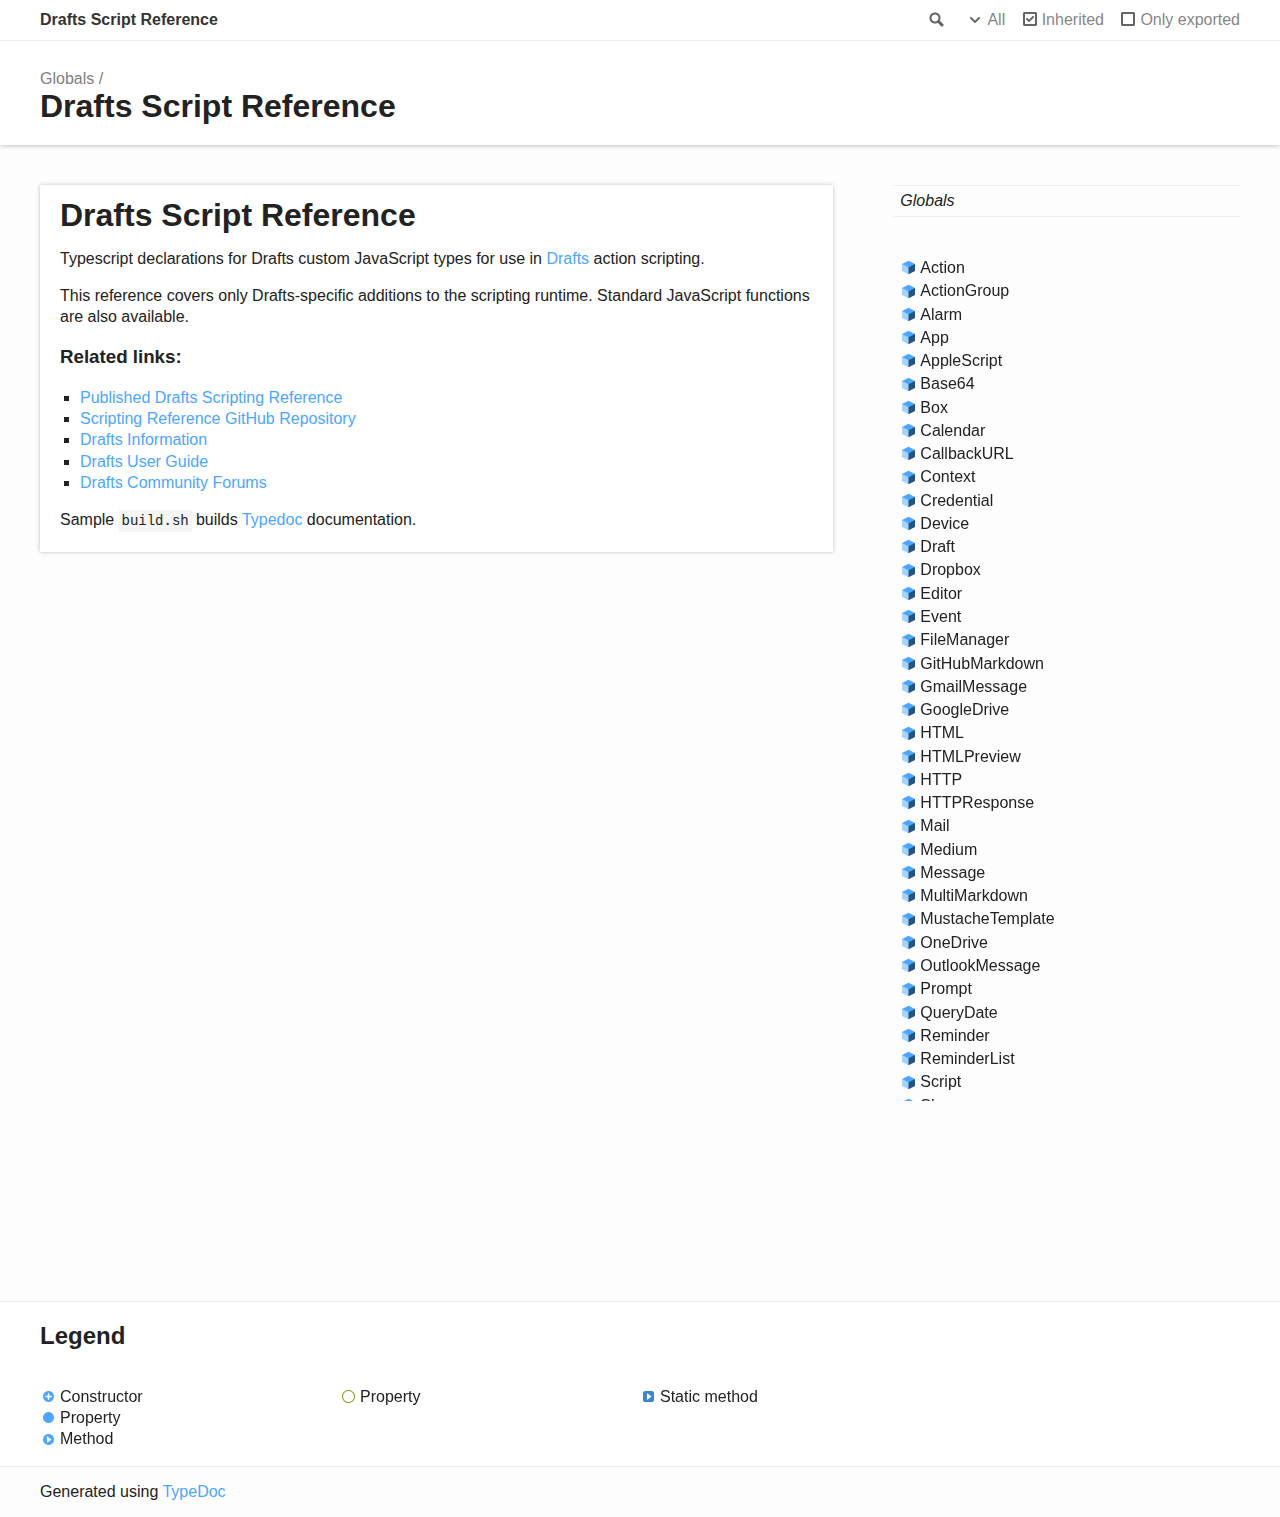
<file: index.html>
<!doctype html>
<html class="default no-js">
<head>
	<meta charset="utf-8">
	<meta http-equiv="X-UA-Compatible" content="IE=edge">
	<title>Drafts Script Reference</title>
	<meta name="description" content="Documentation for Drafts Script Reference">
	<meta name="viewport" content="width=device-width, initial-scale=1">
	<link rel="stylesheet" href="assets/css/main.css">
</head>
<body>
<header>
	<div class="tsd-page-toolbar">
		<div class="container">
			<div class="table-wrap">
				<div class="table-cell" id="tsd-search" data-index="assets/js/search.json" data-base=".">
					<div class="field">
						<label for="tsd-search-field" class="tsd-widget search no-caption">Search</label>
						<input id="tsd-search-field" type="text" />
					</div>
					<ul class="results">
						<li class="state loading">Preparing search index...</li>
						<li class="state failure">The search index is not available</li>
					</ul>
					<a href="index.html" class="title">Drafts Script Reference</a>
				</div>
				<div class="table-cell" id="tsd-widgets">
					<div id="tsd-filter">
						<a href="#" class="tsd-widget options no-caption" data-toggle="options">Options</a>
						<div class="tsd-filter-group">
							<div class="tsd-select" id="tsd-filter-visibility">
								<span class="tsd-select-label">All</span>
								<ul class="tsd-select-list">
									<li data-value="public">Public</li>
									<li data-value="protected">Public/Protected</li>
									<li data-value="private" class="selected">All</li>
								</ul>
							</div>
							<input type="checkbox" id="tsd-filter-inherited" checked />
							<label class="tsd-widget" for="tsd-filter-inherited">Inherited</label>
							<input type="checkbox" id="tsd-filter-only-exported" />
							<label class="tsd-widget" for="tsd-filter-only-exported">Only exported</label>
						</div>
					</div>
					<a href="#" class="tsd-widget menu no-caption" data-toggle="menu">Menu</a>
				</div>
			</div>
		</div>
	</div>
	<div class="tsd-page-title">
		<div class="container">
			<ul class="tsd-breadcrumb">
				<li>
					<a href="globals.html">Globals</a>
				</li>
			</ul>
			<h1>Drafts Script Reference</h1>
		</div>
	</div>
</header>
<div class="container container-main">
	<div class="row">
		<div class="col-8 col-content">
			<div class="tsd-panel tsd-typography">
				<a href="#drafts-script-reference" id="drafts-script-reference" style="color: inherit; text-decoration: none;">
					<h1>Drafts Script Reference</h1>
				</a>
				<p>Typescript declarations for Drafts custom JavaScript types for use in <a href="https://getdrafts.com/">Drafts</a> action scripting.</p>
				<p>This reference covers only Drafts-specific additions to the scripting runtime. Standard JavaScript functions are also available.</p>
				<a href="#related-links" id="related-links" style="color: inherit; text-decoration: none;">
					<h3>Related links:</h3>
				</a>
				<ul>
					<li><a href="https://scripting.getdrafts.com/">Published Drafts Scripting Reference</a></li>
					<li><a href="https://github.com/agiletortoise/drafts-script-reference">Scripting Reference GitHub Repository</a></li>
					<li><a href="https://getdrafts.com/">Drafts Information</a></li>
					<li><a href="https://docs.getdrafts.com/">Drafts User Guide</a></li>
					<li><a href="https://forums.getdrafts.com/">Drafts Community Forums</a></li>
				</ul>
				<p>Sample <code>build.sh</code> builds <a href="https://typedoc.org">Typedoc</a> documentation.</p>
			</div>
		</div>
		<div class="col-4 col-menu menu-sticky-wrap menu-highlight">
			<nav class="tsd-navigation primary">
				<ul>
					<li class="globals  ">
						<a href="globals.html"><em>Globals</em></a>
					</li>
				</ul>
			</nav>
			<nav class="tsd-navigation secondary menu-sticky">
				<ul class="before-current">
					<li class=" tsd-kind-class">
						<a href="classes/action.html" class="tsd-kind-icon">Action</a>
					</li>
					<li class=" tsd-kind-class">
						<a href="classes/actiongroup.html" class="tsd-kind-icon">Action<wbr>Group</a>
					</li>
					<li class=" tsd-kind-class">
						<a href="classes/alarm.html" class="tsd-kind-icon">Alarm</a>
					</li>
					<li class=" tsd-kind-class">
						<a href="classes/app.html" class="tsd-kind-icon">App</a>
					</li>
					<li class=" tsd-kind-class">
						<a href="classes/applescript.html" class="tsd-kind-icon">Apple<wbr>Script</a>
					</li>
					<li class=" tsd-kind-class">
						<a href="classes/base64.html" class="tsd-kind-icon">Base64</a>
					</li>
					<li class=" tsd-kind-class">
						<a href="classes/box.html" class="tsd-kind-icon">Box</a>
					</li>
					<li class=" tsd-kind-class">
						<a href="classes/calendar.html" class="tsd-kind-icon">Calendar</a>
					</li>
					<li class=" tsd-kind-class">
						<a href="classes/callbackurl.html" class="tsd-kind-icon">CallbackURL</a>
					</li>
					<li class=" tsd-kind-class">
						<a href="classes/context.html" class="tsd-kind-icon">Context</a>
					</li>
					<li class=" tsd-kind-class">
						<a href="classes/credential.html" class="tsd-kind-icon">Credential</a>
					</li>
					<li class=" tsd-kind-class">
						<a href="classes/device.html" class="tsd-kind-icon">Device</a>
					</li>
					<li class=" tsd-kind-class">
						<a href="classes/draft.html" class="tsd-kind-icon">Draft</a>
					</li>
					<li class=" tsd-kind-class">
						<a href="classes/dropbox.html" class="tsd-kind-icon">Dropbox</a>
					</li>
					<li class=" tsd-kind-class">
						<a href="classes/editor.html" class="tsd-kind-icon">Editor</a>
					</li>
					<li class=" tsd-kind-class">
						<a href="classes/event.html" class="tsd-kind-icon">Event</a>
					</li>
					<li class=" tsd-kind-class">
						<a href="classes/filemanager.html" class="tsd-kind-icon">File<wbr>Manager</a>
					</li>
					<li class=" tsd-kind-class">
						<a href="classes/githubmarkdown.html" class="tsd-kind-icon">Git<wbr>Hub<wbr>Markdown</a>
					</li>
					<li class=" tsd-kind-class">
						<a href="classes/gmailmessage.html" class="tsd-kind-icon">Gmail<wbr>Message</a>
					</li>
					<li class=" tsd-kind-class">
						<a href="classes/googledrive.html" class="tsd-kind-icon">Google<wbr>Drive</a>
					</li>
					<li class=" tsd-kind-class">
						<a href="classes/html.html" class="tsd-kind-icon">HTML</a>
					</li>
					<li class=" tsd-kind-class">
						<a href="classes/htmlpreview.html" class="tsd-kind-icon">HTMLPreview</a>
					</li>
					<li class=" tsd-kind-class">
						<a href="classes/http.html" class="tsd-kind-icon">HTTP</a>
					</li>
					<li class=" tsd-kind-class">
						<a href="classes/httpresponse.html" class="tsd-kind-icon">HTTPResponse</a>
					</li>
					<li class=" tsd-kind-class">
						<a href="classes/mail.html" class="tsd-kind-icon">Mail</a>
					</li>
					<li class=" tsd-kind-class">
						<a href="classes/medium.html" class="tsd-kind-icon">Medium</a>
					</li>
					<li class=" tsd-kind-class">
						<a href="classes/message.html" class="tsd-kind-icon">Message</a>
					</li>
					<li class=" tsd-kind-class">
						<a href="classes/multimarkdown.html" class="tsd-kind-icon">Multi<wbr>Markdown</a>
					</li>
					<li class=" tsd-kind-class">
						<a href="classes/mustachetemplate.html" class="tsd-kind-icon">Mustache<wbr>Template</a>
					</li>
					<li class=" tsd-kind-class">
						<a href="classes/onedrive.html" class="tsd-kind-icon">One<wbr>Drive</a>
					</li>
					<li class=" tsd-kind-class">
						<a href="classes/outlookmessage.html" class="tsd-kind-icon">Outlook<wbr>Message</a>
					</li>
					<li class=" tsd-kind-class">
						<a href="classes/prompt.html" class="tsd-kind-icon">Prompt</a>
					</li>
					<li class=" tsd-kind-class">
						<a href="classes/querydate.html" class="tsd-kind-icon">Query<wbr>Date</a>
					</li>
					<li class=" tsd-kind-class">
						<a href="classes/reminder.html" class="tsd-kind-icon">Reminder</a>
					</li>
					<li class=" tsd-kind-class">
						<a href="classes/reminderlist.html" class="tsd-kind-icon">Reminder<wbr>List</a>
					</li>
					<li class=" tsd-kind-class">
						<a href="classes/script.html" class="tsd-kind-icon">Script</a>
					</li>
					<li class=" tsd-kind-class">
						<a href="classes/share.html" class="tsd-kind-icon">Share</a>
					</li>
					<li class=" tsd-kind-class">
						<a href="classes/shellscript.html" class="tsd-kind-icon">Shell<wbr>Script</a>
					</li>
					<li class=" tsd-kind-class">
						<a href="classes/tjschecklistitem.html" class="tsd-kind-icon">TJSChecklist<wbr>Item</a>
					</li>
					<li class=" tsd-kind-class">
						<a href="classes/tjscontainer.html" class="tsd-kind-icon">TJSContainer</a>
					</li>
					<li class=" tsd-kind-class">
						<a href="classes/tjsheading.html" class="tsd-kind-icon">TJSHeading</a>
					</li>
					<li class=" tsd-kind-class">
						<a href="classes/tjsproject.html" class="tsd-kind-icon">TJSProject</a>
					</li>
					<li class=" tsd-kind-class">
						<a href="classes/tjstodo.html" class="tsd-kind-icon">TJSTodo</a>
					</li>
					<li class=" tsd-kind-class">
						<a href="classes/todoist.html" class="tsd-kind-icon">Todoist</a>
					</li>
					<li class=" tsd-kind-class">
						<a href="classes/twitter.html" class="tsd-kind-icon">Twitter</a>
					</li>
					<li class=" tsd-kind-class">
						<a href="classes/version.html" class="tsd-kind-icon">Version</a>
					</li>
					<li class=" tsd-kind-class">
						<a href="classes/wordpress.html" class="tsd-kind-icon">Word<wbr>Press</a>
					</li>
					<li class=" tsd-kind-class">
						<a href="classes/workspace.html" class="tsd-kind-icon">Workspace</a>
					</li>
					<li class=" tsd-kind-class">
						<a href="classes/xmlrpc.html" class="tsd-kind-icon">XMLRPC</a>
					</li>
					<li class=" tsd-kind-class">
						<a href="classes/xmlrpcresponse.html" class="tsd-kind-icon">XMLRPCResponse</a>
					</li>
					<li class=" tsd-kind-interface">
						<a href="interfaces/dropboxrequestsettings.html" class="tsd-kind-icon">Dropbox<wbr>Request<wbr>Settings</a>
					</li>
					<li class=" tsd-kind-type-alias">
						<a href="globals.html#capitalizationtypes" class="tsd-kind-icon">capitalization<wbr>Types</a>
					</li>
					<li class=" tsd-kind-type-alias">
						<a href="globals.html#draftfoldertab" class="tsd-kind-icon">draft<wbr>Folder<wbr>Tab</a>
					</li>
					<li class=" tsd-kind-type-alias">
						<a href="globals.html#dropboxmode" class="tsd-kind-icon">dropbox<wbr>Mode</a>
					</li>
					<li class=" tsd-kind-type-alias">
						<a href="globals.html#keyboardtypes" class="tsd-kind-icon">keyboard<wbr>Types</a>
					</li>
					<li class=" tsd-kind-type-alias">
						<a href="globals.html#navigationmarker" class="tsd-kind-icon">navigation<wbr>Marker</a>
					</li>
					<li class=" tsd-kind-type-alias">
						<a href="globals.html#querydatefield" class="tsd-kind-icon">query<wbr>Date<wbr>Field</a>
					</li>
					<li class=" tsd-kind-type-alias">
						<a href="globals.html#querydatetype" class="tsd-kind-icon">query<wbr>Date<wbr>Type</a>
					</li>
					<li class=" tsd-kind-type-alias">
						<a href="globals.html#selectionrange" class="tsd-kind-icon">selection<wbr>Range</a>
					</li>
					<li class=" tsd-kind-type-alias">
						<a href="globals.html#sortby" class="tsd-kind-icon">sort<wbr>By</a>
					</li>
					<li class=" tsd-kind-variable">
						<a href="globals.html#action" class="tsd-kind-icon">action</a>
					</li>
					<li class=" tsd-kind-variable">
						<a href="globals.html#app" class="tsd-kind-icon">app</a>
					</li>
					<li class=" tsd-kind-variable">
						<a href="globals.html#context" class="tsd-kind-icon">context</a>
					</li>
					<li class=" tsd-kind-variable">
						<a href="globals.html#device" class="tsd-kind-icon">device</a>
					</li>
					<li class=" tsd-kind-variable">
						<a href="globals.html#draft" class="tsd-kind-icon">draft</a>
					</li>
					<li class=" tsd-kind-variable">
						<a href="globals.html#editor" class="tsd-kind-icon">editor</a>
					</li>
					<li class=" tsd-kind-function">
						<a href="globals.html#alert" class="tsd-kind-icon">alert</a>
					</li>
					<li class=" tsd-kind-function">
						<a href="globals.html#require" class="tsd-kind-icon">require</a>
					</li>
					<li class=" tsd-kind-function">
						<a href="globals.html#strftime" class="tsd-kind-icon">strftime</a>
					</li>
				</ul>
			</nav>
		</div>
	</div>
</div>
<footer class="with-border-bottom">
	<div class="container">
		<h2>Legend</h2>
		<div class="tsd-legend-group">
			<ul class="tsd-legend">
				<li class="tsd-kind-constructor tsd-parent-kind-class"><span class="tsd-kind-icon">Constructor</span></li>
				<li class="tsd-kind-property tsd-parent-kind-class"><span class="tsd-kind-icon">Property</span></li>
				<li class="tsd-kind-method tsd-parent-kind-class"><span class="tsd-kind-icon">Method</span></li>
			</ul>
			<ul class="tsd-legend">
				<li class="tsd-kind-property tsd-parent-kind-interface"><span class="tsd-kind-icon">Property</span></li>
			</ul>
			<ul class="tsd-legend">
				<li class="tsd-kind-method tsd-parent-kind-class tsd-is-static"><span class="tsd-kind-icon">Static method</span></li>
			</ul>
		</div>
	</div>
</footer>
<div class="container tsd-generator">
	<p>Generated using <a href="https://typedoc.org/" target="_blank">TypeDoc</a></p>
</div>
<div class="overlay"></div>
<script src="assets/js/main.js"></script>
<script>if (location.protocol == 'file:') document.write('<script src="assets/js/search.js"><' + '/script>');</script>
</body>
</html>
</file>
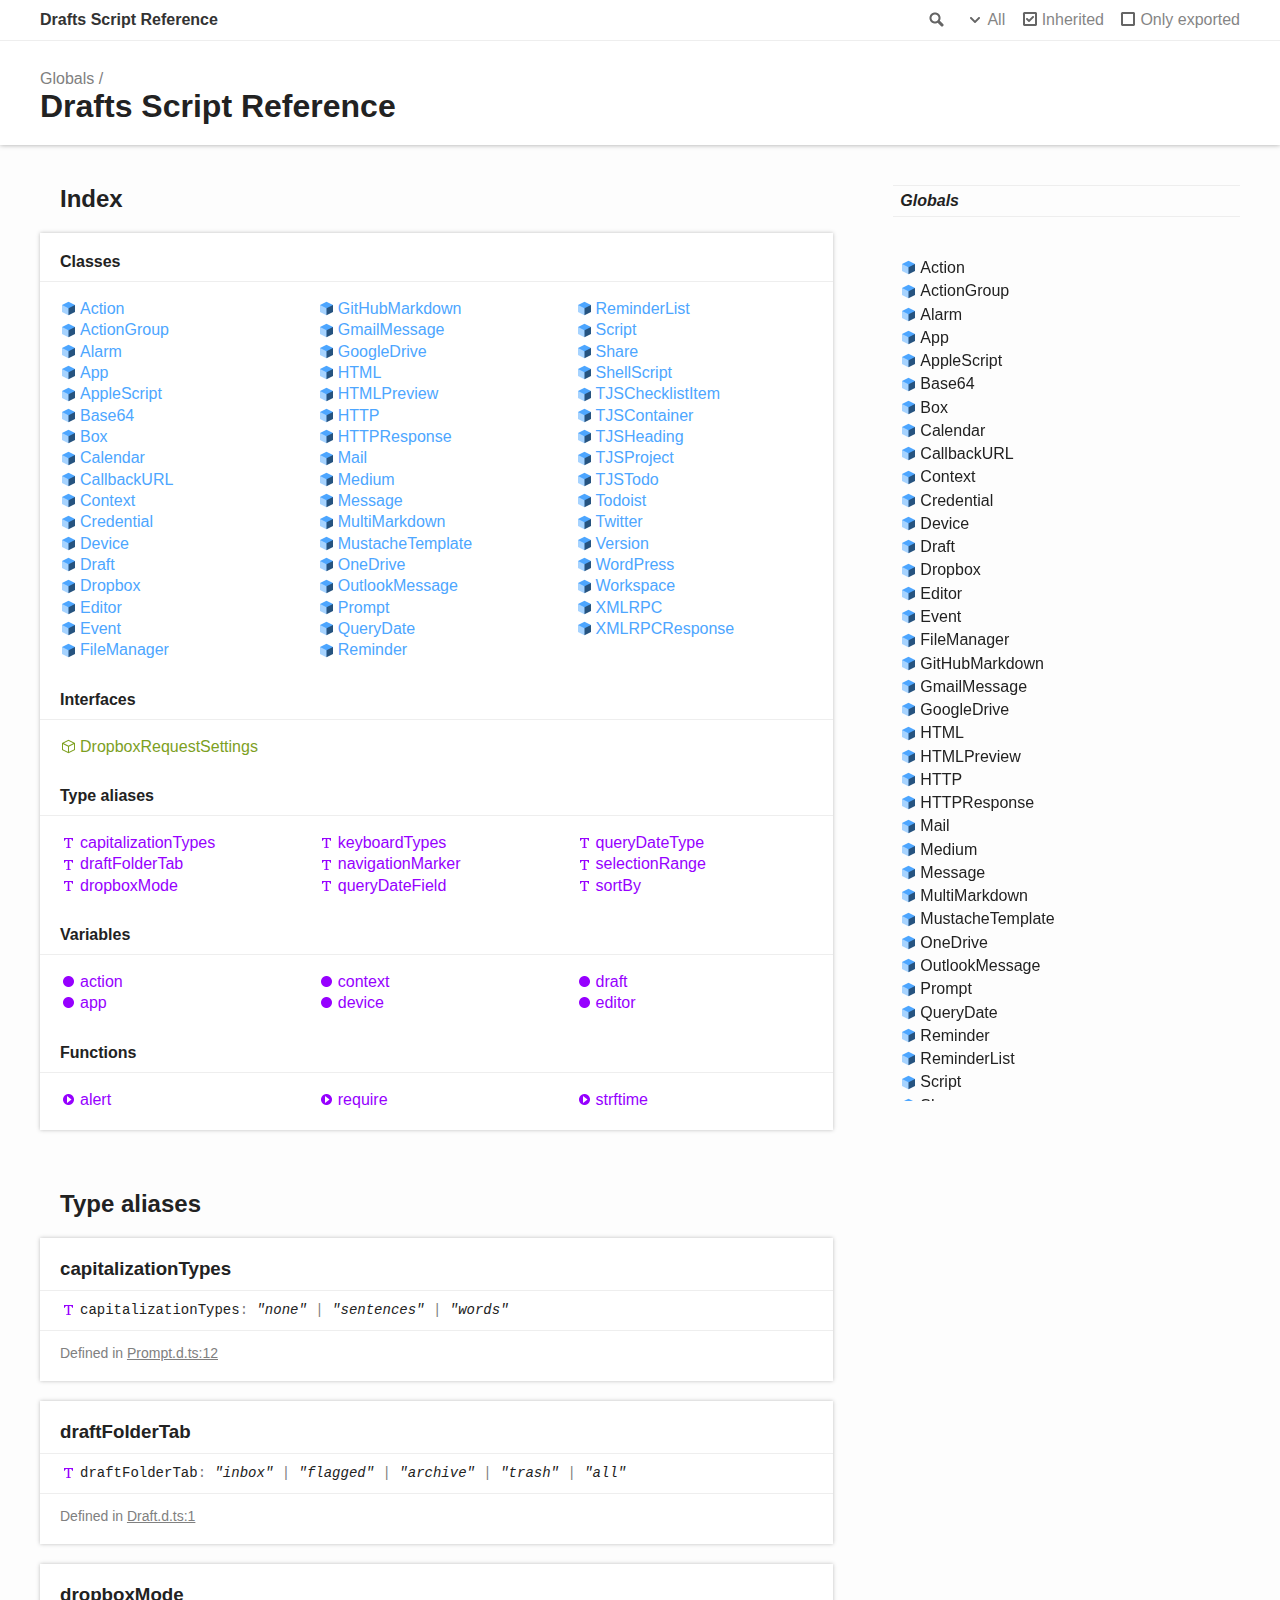
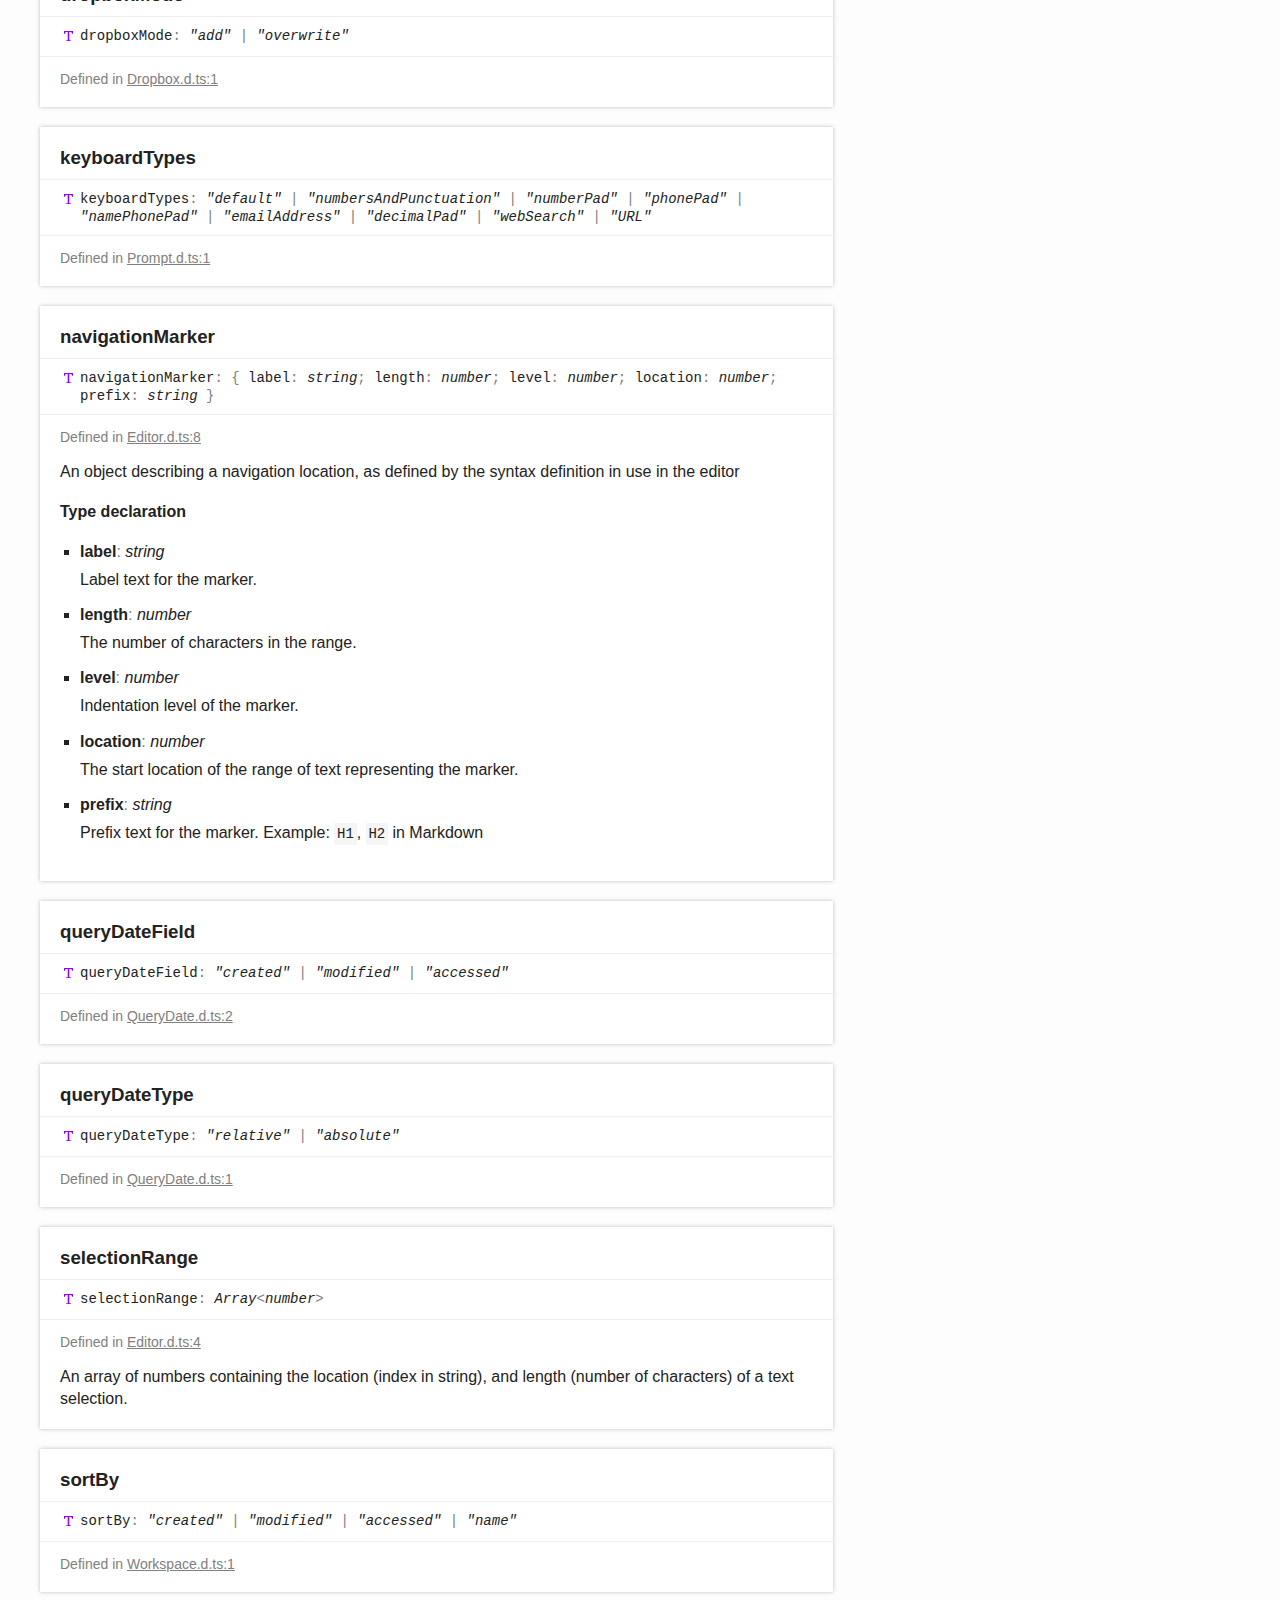
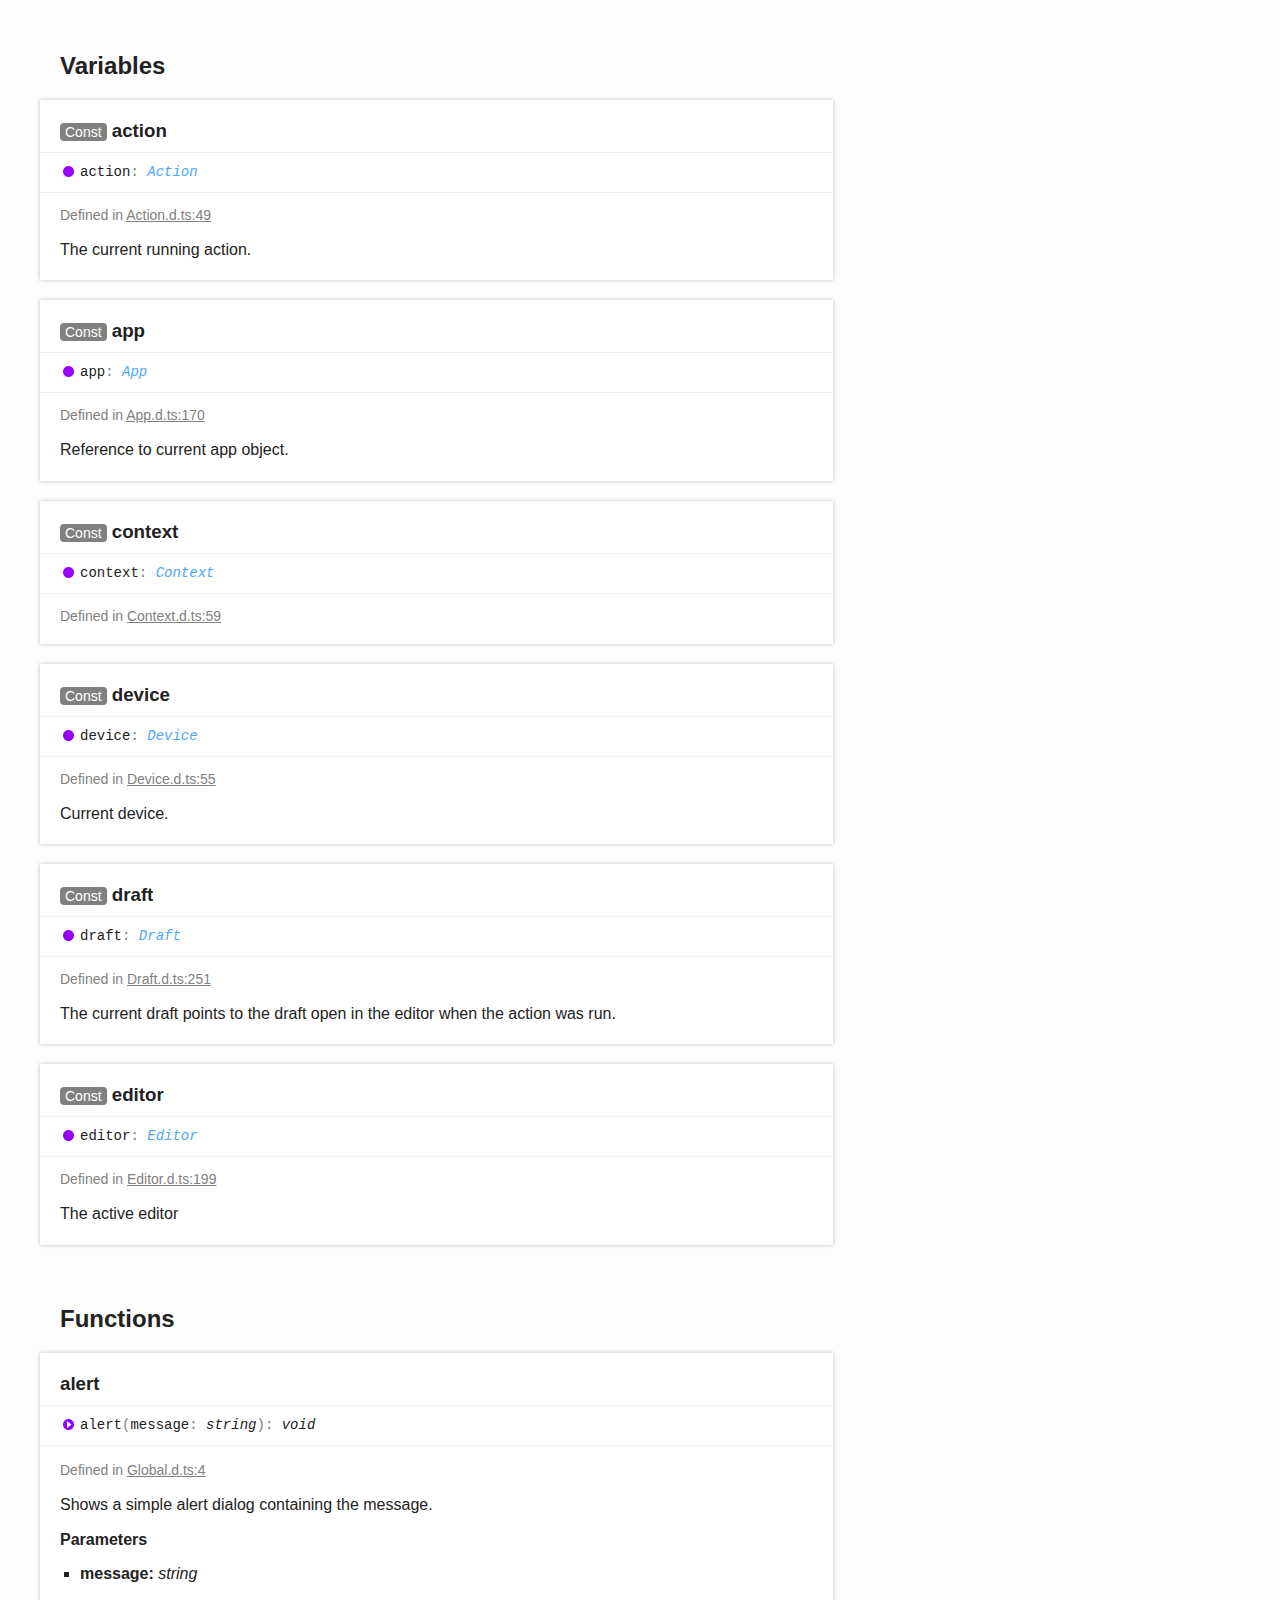
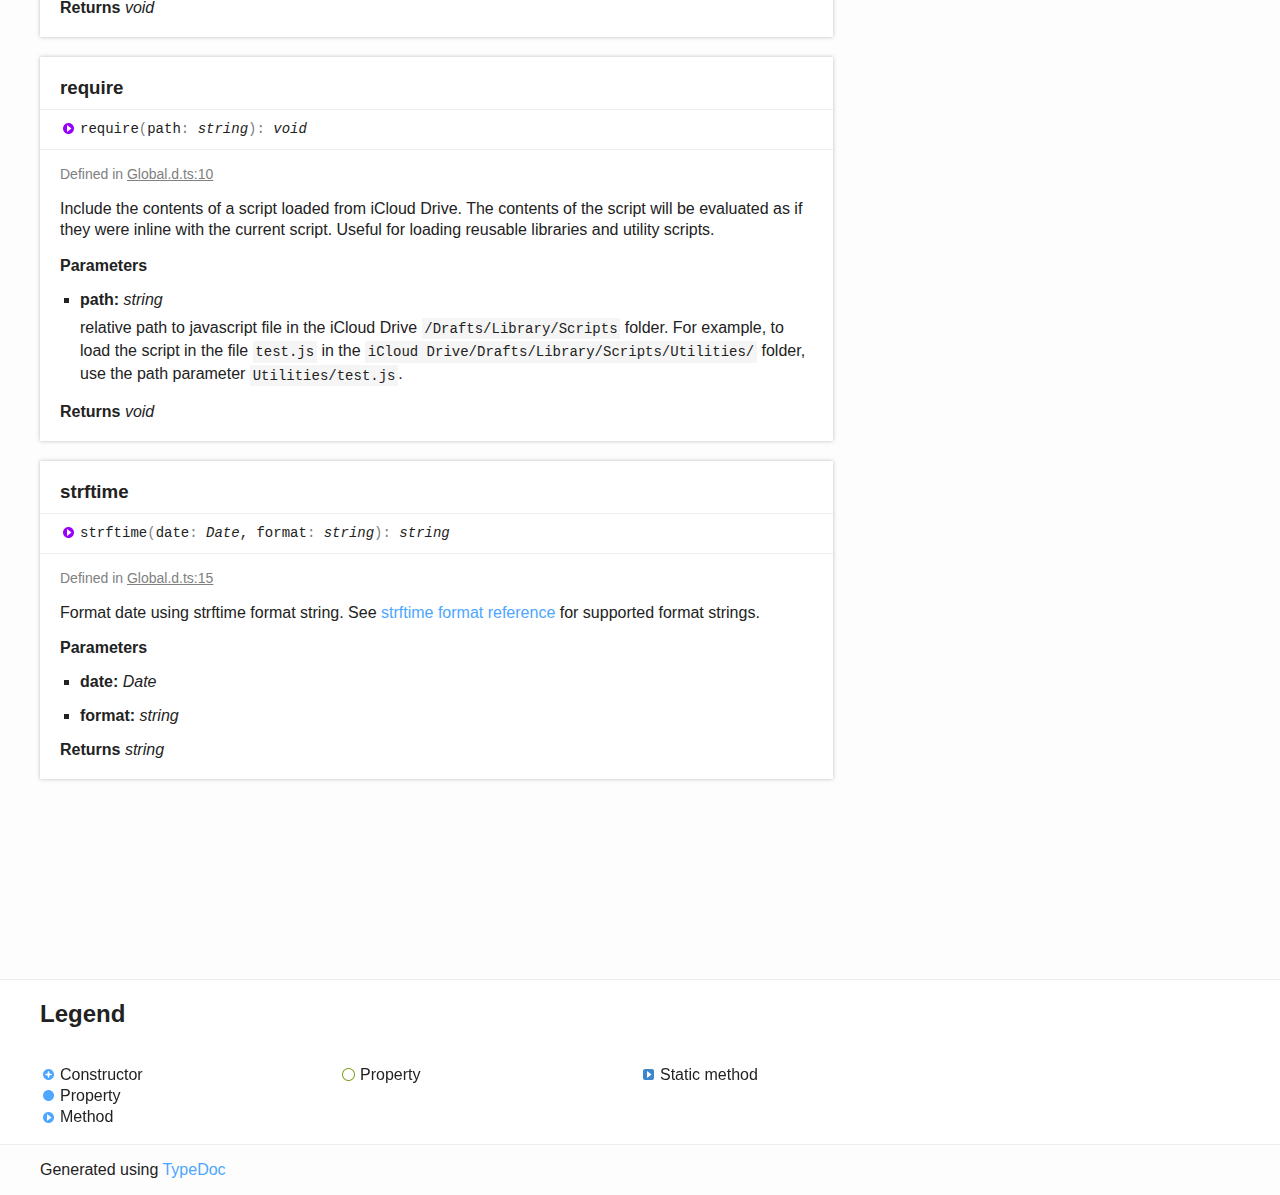
<file: globals.html>
<!doctype html>
<html class="default no-js">
<head>
	<meta charset="utf-8">
	<meta http-equiv="X-UA-Compatible" content="IE=edge">
	<title>Drafts Script Reference</title>
	<meta name="description" content="Documentation for Drafts Script Reference">
	<meta name="viewport" content="width=device-width, initial-scale=1">
	<link rel="stylesheet" href="assets/css/main.css">
</head>
<body>
<header>
	<div class="tsd-page-toolbar">
		<div class="container">
			<div class="table-wrap">
				<div class="table-cell" id="tsd-search" data-index="assets/js/search.json" data-base=".">
					<div class="field">
						<label for="tsd-search-field" class="tsd-widget search no-caption">Search</label>
						<input id="tsd-search-field" type="text" />
					</div>
					<ul class="results">
						<li class="state loading">Preparing search index...</li>
						<li class="state failure">The search index is not available</li>
					</ul>
					<a href="index.html" class="title">Drafts Script Reference</a>
				</div>
				<div class="table-cell" id="tsd-widgets">
					<div id="tsd-filter">
						<a href="#" class="tsd-widget options no-caption" data-toggle="options">Options</a>
						<div class="tsd-filter-group">
							<div class="tsd-select" id="tsd-filter-visibility">
								<span class="tsd-select-label">All</span>
								<ul class="tsd-select-list">
									<li data-value="public">Public</li>
									<li data-value="protected">Public/Protected</li>
									<li data-value="private" class="selected">All</li>
								</ul>
							</div>
							<input type="checkbox" id="tsd-filter-inherited" checked />
							<label class="tsd-widget" for="tsd-filter-inherited">Inherited</label>
							<input type="checkbox" id="tsd-filter-only-exported" />
							<label class="tsd-widget" for="tsd-filter-only-exported">Only exported</label>
						</div>
					</div>
					<a href="#" class="tsd-widget menu no-caption" data-toggle="menu">Menu</a>
				</div>
			</div>
		</div>
	</div>
	<div class="tsd-page-title">
		<div class="container">
			<ul class="tsd-breadcrumb">
				<li>
					<a href="globals.html">Globals</a>
				</li>
			</ul>
			<h1>Drafts Script Reference</h1>
		</div>
	</div>
</header>
<div class="container container-main">
	<div class="row">
		<div class="col-8 col-content">
			<section class="tsd-panel-group tsd-index-group">
				<h2>Index</h2>
				<section class="tsd-panel tsd-index-panel">
					<div class="tsd-index-content">
						<section class="tsd-index-section ">
							<h3>Classes</h3>
							<ul class="tsd-index-list">
								<li class="tsd-kind-class"><a href="classes/action.html" class="tsd-kind-icon">Action</a></li>
								<li class="tsd-kind-class"><a href="classes/actiongroup.html" class="tsd-kind-icon">Action<wbr>Group</a></li>
								<li class="tsd-kind-class"><a href="classes/alarm.html" class="tsd-kind-icon">Alarm</a></li>
								<li class="tsd-kind-class"><a href="classes/app.html" class="tsd-kind-icon">App</a></li>
								<li class="tsd-kind-class"><a href="classes/applescript.html" class="tsd-kind-icon">Apple<wbr>Script</a></li>
								<li class="tsd-kind-class"><a href="classes/base64.html" class="tsd-kind-icon">Base64</a></li>
								<li class="tsd-kind-class"><a href="classes/box.html" class="tsd-kind-icon">Box</a></li>
								<li class="tsd-kind-class"><a href="classes/calendar.html" class="tsd-kind-icon">Calendar</a></li>
								<li class="tsd-kind-class"><a href="classes/callbackurl.html" class="tsd-kind-icon">CallbackURL</a></li>
								<li class="tsd-kind-class"><a href="classes/context.html" class="tsd-kind-icon">Context</a></li>
								<li class="tsd-kind-class"><a href="classes/credential.html" class="tsd-kind-icon">Credential</a></li>
								<li class="tsd-kind-class"><a href="classes/device.html" class="tsd-kind-icon">Device</a></li>
								<li class="tsd-kind-class"><a href="classes/draft.html" class="tsd-kind-icon">Draft</a></li>
								<li class="tsd-kind-class"><a href="classes/dropbox.html" class="tsd-kind-icon">Dropbox</a></li>
								<li class="tsd-kind-class"><a href="classes/editor.html" class="tsd-kind-icon">Editor</a></li>
								<li class="tsd-kind-class"><a href="classes/event.html" class="tsd-kind-icon">Event</a></li>
								<li class="tsd-kind-class"><a href="classes/filemanager.html" class="tsd-kind-icon">File<wbr>Manager</a></li>
								<li class="tsd-kind-class"><a href="classes/githubmarkdown.html" class="tsd-kind-icon">Git<wbr>Hub<wbr>Markdown</a></li>
								<li class="tsd-kind-class"><a href="classes/gmailmessage.html" class="tsd-kind-icon">Gmail<wbr>Message</a></li>
								<li class="tsd-kind-class"><a href="classes/googledrive.html" class="tsd-kind-icon">Google<wbr>Drive</a></li>
								<li class="tsd-kind-class"><a href="classes/html.html" class="tsd-kind-icon">HTML</a></li>
								<li class="tsd-kind-class"><a href="classes/htmlpreview.html" class="tsd-kind-icon">HTMLPreview</a></li>
								<li class="tsd-kind-class"><a href="classes/http.html" class="tsd-kind-icon">HTTP</a></li>
								<li class="tsd-kind-class"><a href="classes/httpresponse.html" class="tsd-kind-icon">HTTPResponse</a></li>
								<li class="tsd-kind-class"><a href="classes/mail.html" class="tsd-kind-icon">Mail</a></li>
								<li class="tsd-kind-class"><a href="classes/medium.html" class="tsd-kind-icon">Medium</a></li>
								<li class="tsd-kind-class"><a href="classes/message.html" class="tsd-kind-icon">Message</a></li>
								<li class="tsd-kind-class"><a href="classes/multimarkdown.html" class="tsd-kind-icon">Multi<wbr>Markdown</a></li>
								<li class="tsd-kind-class"><a href="classes/mustachetemplate.html" class="tsd-kind-icon">Mustache<wbr>Template</a></li>
								<li class="tsd-kind-class"><a href="classes/onedrive.html" class="tsd-kind-icon">One<wbr>Drive</a></li>
								<li class="tsd-kind-class"><a href="classes/outlookmessage.html" class="tsd-kind-icon">Outlook<wbr>Message</a></li>
								<li class="tsd-kind-class"><a href="classes/prompt.html" class="tsd-kind-icon">Prompt</a></li>
								<li class="tsd-kind-class"><a href="classes/querydate.html" class="tsd-kind-icon">Query<wbr>Date</a></li>
								<li class="tsd-kind-class"><a href="classes/reminder.html" class="tsd-kind-icon">Reminder</a></li>
								<li class="tsd-kind-class"><a href="classes/reminderlist.html" class="tsd-kind-icon">Reminder<wbr>List</a></li>
								<li class="tsd-kind-class"><a href="classes/script.html" class="tsd-kind-icon">Script</a></li>
								<li class="tsd-kind-class"><a href="classes/share.html" class="tsd-kind-icon">Share</a></li>
								<li class="tsd-kind-class"><a href="classes/shellscript.html" class="tsd-kind-icon">Shell<wbr>Script</a></li>
								<li class="tsd-kind-class"><a href="classes/tjschecklistitem.html" class="tsd-kind-icon">TJSChecklist<wbr>Item</a></li>
								<li class="tsd-kind-class"><a href="classes/tjscontainer.html" class="tsd-kind-icon">TJSContainer</a></li>
								<li class="tsd-kind-class"><a href="classes/tjsheading.html" class="tsd-kind-icon">TJSHeading</a></li>
								<li class="tsd-kind-class"><a href="classes/tjsproject.html" class="tsd-kind-icon">TJSProject</a></li>
								<li class="tsd-kind-class"><a href="classes/tjstodo.html" class="tsd-kind-icon">TJSTodo</a></li>
								<li class="tsd-kind-class"><a href="classes/todoist.html" class="tsd-kind-icon">Todoist</a></li>
								<li class="tsd-kind-class"><a href="classes/twitter.html" class="tsd-kind-icon">Twitter</a></li>
								<li class="tsd-kind-class"><a href="classes/version.html" class="tsd-kind-icon">Version</a></li>
								<li class="tsd-kind-class"><a href="classes/wordpress.html" class="tsd-kind-icon">Word<wbr>Press</a></li>
								<li class="tsd-kind-class"><a href="classes/workspace.html" class="tsd-kind-icon">Workspace</a></li>
								<li class="tsd-kind-class"><a href="classes/xmlrpc.html" class="tsd-kind-icon">XMLRPC</a></li>
								<li class="tsd-kind-class"><a href="classes/xmlrpcresponse.html" class="tsd-kind-icon">XMLRPCResponse</a></li>
							</ul>
						</section>
						<section class="tsd-index-section ">
							<h3>Interfaces</h3>
							<ul class="tsd-index-list">
								<li class="tsd-kind-interface"><a href="interfaces/dropboxrequestsettings.html" class="tsd-kind-icon">Dropbox<wbr>Request<wbr>Settings</a></li>
							</ul>
						</section>
						<section class="tsd-index-section ">
							<h3>Type aliases</h3>
							<ul class="tsd-index-list">
								<li class="tsd-kind-type-alias"><a href="globals.html#capitalizationtypes" class="tsd-kind-icon">capitalization<wbr>Types</a></li>
								<li class="tsd-kind-type-alias"><a href="globals.html#draftfoldertab" class="tsd-kind-icon">draft<wbr>Folder<wbr>Tab</a></li>
								<li class="tsd-kind-type-alias"><a href="globals.html#dropboxmode" class="tsd-kind-icon">dropbox<wbr>Mode</a></li>
								<li class="tsd-kind-type-alias"><a href="globals.html#keyboardtypes" class="tsd-kind-icon">keyboard<wbr>Types</a></li>
								<li class="tsd-kind-type-alias"><a href="globals.html#navigationmarker" class="tsd-kind-icon">navigation<wbr>Marker</a></li>
								<li class="tsd-kind-type-alias"><a href="globals.html#querydatefield" class="tsd-kind-icon">query<wbr>Date<wbr>Field</a></li>
								<li class="tsd-kind-type-alias"><a href="globals.html#querydatetype" class="tsd-kind-icon">query<wbr>Date<wbr>Type</a></li>
								<li class="tsd-kind-type-alias"><a href="globals.html#selectionrange" class="tsd-kind-icon">selection<wbr>Range</a></li>
								<li class="tsd-kind-type-alias"><a href="globals.html#sortby" class="tsd-kind-icon">sort<wbr>By</a></li>
							</ul>
						</section>
						<section class="tsd-index-section ">
							<h3>Variables</h3>
							<ul class="tsd-index-list">
								<li class="tsd-kind-variable"><a href="globals.html#action" class="tsd-kind-icon">action</a></li>
								<li class="tsd-kind-variable"><a href="globals.html#app" class="tsd-kind-icon">app</a></li>
								<li class="tsd-kind-variable"><a href="globals.html#context" class="tsd-kind-icon">context</a></li>
								<li class="tsd-kind-variable"><a href="globals.html#device" class="tsd-kind-icon">device</a></li>
								<li class="tsd-kind-variable"><a href="globals.html#draft" class="tsd-kind-icon">draft</a></li>
								<li class="tsd-kind-variable"><a href="globals.html#editor" class="tsd-kind-icon">editor</a></li>
							</ul>
						</section>
						<section class="tsd-index-section ">
							<h3>Functions</h3>
							<ul class="tsd-index-list">
								<li class="tsd-kind-function"><a href="globals.html#alert" class="tsd-kind-icon">alert</a></li>
								<li class="tsd-kind-function"><a href="globals.html#require" class="tsd-kind-icon">require</a></li>
								<li class="tsd-kind-function"><a href="globals.html#strftime" class="tsd-kind-icon">strftime</a></li>
							</ul>
						</section>
					</div>
				</section>
			</section>
			<section class="tsd-panel-group tsd-member-group ">
				<h2>Type aliases</h2>
				<section class="tsd-panel tsd-member tsd-kind-type-alias">
					<a name="capitalizationtypes" class="tsd-anchor"></a>
					<h3>capitalization<wbr>Types</h3>
					<div class="tsd-signature tsd-kind-icon">capitalization<wbr>Types<span class="tsd-signature-symbol">:</span> <span class="tsd-signature-type">"none"</span><span class="tsd-signature-symbol"> | </span><span class="tsd-signature-type">"sentences"</span><span class="tsd-signature-symbol"> | </span><span class="tsd-signature-type">"words"</span></div>
					<aside class="tsd-sources">
						<ul>
							<li>Defined in <a href="https://github.com/agiletortoise/drafts-script-reference/blob/73fbb8d/src/Prompt.d.ts#L12">Prompt.d.ts:12</a></li>
						</ul>
					</aside>
				</section>
				<section class="tsd-panel tsd-member tsd-kind-type-alias">
					<a name="draftfoldertab" class="tsd-anchor"></a>
					<h3>draft<wbr>Folder<wbr>Tab</h3>
					<div class="tsd-signature tsd-kind-icon">draft<wbr>Folder<wbr>Tab<span class="tsd-signature-symbol">:</span> <span class="tsd-signature-type">"inbox"</span><span class="tsd-signature-symbol"> | </span><span class="tsd-signature-type">"flagged"</span><span class="tsd-signature-symbol"> | </span><span class="tsd-signature-type">"archive"</span><span class="tsd-signature-symbol"> | </span><span class="tsd-signature-type">"trash"</span><span class="tsd-signature-symbol"> | </span><span class="tsd-signature-type">"all"</span></div>
					<aside class="tsd-sources">
						<ul>
							<li>Defined in <a href="https://github.com/agiletortoise/drafts-script-reference/blob/73fbb8d/src/Draft.d.ts#L1">Draft.d.ts:1</a></li>
						</ul>
					</aside>
				</section>
				<section class="tsd-panel tsd-member tsd-kind-type-alias">
					<a name="dropboxmode" class="tsd-anchor"></a>
					<h3>dropbox<wbr>Mode</h3>
					<div class="tsd-signature tsd-kind-icon">dropbox<wbr>Mode<span class="tsd-signature-symbol">:</span> <span class="tsd-signature-type">"add"</span><span class="tsd-signature-symbol"> | </span><span class="tsd-signature-type">"overwrite"</span></div>
					<aside class="tsd-sources">
						<ul>
							<li>Defined in <a href="https://github.com/agiletortoise/drafts-script-reference/blob/73fbb8d/src/Dropbox.d.ts#L1">Dropbox.d.ts:1</a></li>
						</ul>
					</aside>
				</section>
				<section class="tsd-panel tsd-member tsd-kind-type-alias">
					<a name="keyboardtypes" class="tsd-anchor"></a>
					<h3>keyboard<wbr>Types</h3>
					<div class="tsd-signature tsd-kind-icon">keyboard<wbr>Types<span class="tsd-signature-symbol">:</span> <span class="tsd-signature-type">"default"</span><span class="tsd-signature-symbol"> | </span><span class="tsd-signature-type">"numbersAndPunctuation"</span><span class="tsd-signature-symbol"> | </span><span class="tsd-signature-type">"numberPad"</span><span class="tsd-signature-symbol"> | </span><span class="tsd-signature-type">"phonePad"</span><span class="tsd-signature-symbol"> | </span><span class="tsd-signature-type">"namePhonePad"</span><span class="tsd-signature-symbol"> | </span><span class="tsd-signature-type">"emailAddress"</span><span class="tsd-signature-symbol"> | </span><span class="tsd-signature-type">"decimalPad"</span><span class="tsd-signature-symbol"> | </span><span class="tsd-signature-type">"webSearch"</span><span class="tsd-signature-symbol"> | </span><span class="tsd-signature-type">"URL"</span></div>
					<aside class="tsd-sources">
						<ul>
							<li>Defined in <a href="https://github.com/agiletortoise/drafts-script-reference/blob/73fbb8d/src/Prompt.d.ts#L1">Prompt.d.ts:1</a></li>
						</ul>
					</aside>
				</section>
				<section class="tsd-panel tsd-member tsd-kind-type-alias">
					<a name="navigationmarker" class="tsd-anchor"></a>
					<h3>navigation<wbr>Marker</h3>
					<div class="tsd-signature tsd-kind-icon">navigation<wbr>Marker<span class="tsd-signature-symbol">:</span> <span class="tsd-signature-symbol">{ </span>label<span class="tsd-signature-symbol">: </span><span class="tsd-signature-type">string</span><span class="tsd-signature-symbol">; </span>length<span class="tsd-signature-symbol">: </span><span class="tsd-signature-type">number</span><span class="tsd-signature-symbol">; </span>level<span class="tsd-signature-symbol">: </span><span class="tsd-signature-type">number</span><span class="tsd-signature-symbol">; </span>location<span class="tsd-signature-symbol">: </span><span class="tsd-signature-type">number</span><span class="tsd-signature-symbol">; </span>prefix<span class="tsd-signature-symbol">: </span><span class="tsd-signature-type">string</span><span class="tsd-signature-symbol"> }</span></div>
					<aside class="tsd-sources">
						<ul>
							<li>Defined in <a href="https://github.com/agiletortoise/drafts-script-reference/blob/73fbb8d/src/Editor.d.ts#L8">Editor.d.ts:8</a></li>
						</ul>
					</aside>
					<div class="tsd-comment tsd-typography">
						<div class="lead">
							<p>An object describing a navigation location, as defined by the syntax definition in use in the editor</p>
						</div>
					</div>
					<div class="tsd-type-declaration">
						<h4>Type declaration</h4>
						<ul class="tsd-parameters">
							<li class="tsd-parameter">
								<h5>label<span class="tsd-signature-symbol">: </span><span class="tsd-signature-type">string</span></h5>
								<div class="tsd-comment tsd-typography">
									<div class="lead">
										<p>Label text for the marker.</p>
									</div>
								</div>
							</li>
							<li class="tsd-parameter">
								<h5>length<span class="tsd-signature-symbol">: </span><span class="tsd-signature-type">number</span></h5>
								<div class="tsd-comment tsd-typography">
									<div class="lead">
										<p>The number of characters in the range.</p>
									</div>
								</div>
							</li>
							<li class="tsd-parameter">
								<h5>level<span class="tsd-signature-symbol">: </span><span class="tsd-signature-type">number</span></h5>
								<div class="tsd-comment tsd-typography">
									<div class="lead">
										<p>Indentation level of the marker.</p>
									</div>
								</div>
							</li>
							<li class="tsd-parameter">
								<h5>location<span class="tsd-signature-symbol">: </span><span class="tsd-signature-type">number</span></h5>
								<div class="tsd-comment tsd-typography">
									<div class="lead">
										<p>The start location of the range of text representing the marker.</p>
									</div>
								</div>
							</li>
							<li class="tsd-parameter">
								<h5>prefix<span class="tsd-signature-symbol">: </span><span class="tsd-signature-type">string</span></h5>
								<div class="tsd-comment tsd-typography">
									<div class="lead">
										<p>Prefix text for the marker. Example: <code>H1</code>, <code>H2</code> in Markdown</p>
									</div>
								</div>
							</li>
						</ul>
					</div>
				</section>
				<section class="tsd-panel tsd-member tsd-kind-type-alias">
					<a name="querydatefield" class="tsd-anchor"></a>
					<h3>query<wbr>Date<wbr>Field</h3>
					<div class="tsd-signature tsd-kind-icon">query<wbr>Date<wbr>Field<span class="tsd-signature-symbol">:</span> <span class="tsd-signature-type">"created"</span><span class="tsd-signature-symbol"> | </span><span class="tsd-signature-type">"modified"</span><span class="tsd-signature-symbol"> | </span><span class="tsd-signature-type">"accessed"</span></div>
					<aside class="tsd-sources">
						<ul>
							<li>Defined in <a href="https://github.com/agiletortoise/drafts-script-reference/blob/73fbb8d/src/QueryDate.d.ts#L2">QueryDate.d.ts:2</a></li>
						</ul>
					</aside>
				</section>
				<section class="tsd-panel tsd-member tsd-kind-type-alias">
					<a name="querydatetype" class="tsd-anchor"></a>
					<h3>query<wbr>Date<wbr>Type</h3>
					<div class="tsd-signature tsd-kind-icon">query<wbr>Date<wbr>Type<span class="tsd-signature-symbol">:</span> <span class="tsd-signature-type">"relative"</span><span class="tsd-signature-symbol"> | </span><span class="tsd-signature-type">"absolute"</span></div>
					<aside class="tsd-sources">
						<ul>
							<li>Defined in <a href="https://github.com/agiletortoise/drafts-script-reference/blob/73fbb8d/src/QueryDate.d.ts#L1">QueryDate.d.ts:1</a></li>
						</ul>
					</aside>
				</section>
				<section class="tsd-panel tsd-member tsd-kind-type-alias">
					<a name="selectionrange" class="tsd-anchor"></a>
					<h3>selection<wbr>Range</h3>
					<div class="tsd-signature tsd-kind-icon">selection<wbr>Range<span class="tsd-signature-symbol">:</span> <span class="tsd-signature-type">Array</span><span class="tsd-signature-symbol">&lt;</span><span class="tsd-signature-type">number</span><span class="tsd-signature-symbol">&gt;</span></div>
					<aside class="tsd-sources">
						<ul>
							<li>Defined in <a href="https://github.com/agiletortoise/drafts-script-reference/blob/73fbb8d/src/Editor.d.ts#L4">Editor.d.ts:4</a></li>
						</ul>
					</aside>
					<div class="tsd-comment tsd-typography">
						<div class="lead">
							<p>An array of numbers containing the location (index in string), and length (number of characters) of a text selection.</p>
						</div>
					</div>
				</section>
				<section class="tsd-panel tsd-member tsd-kind-type-alias">
					<a name="sortby" class="tsd-anchor"></a>
					<h3>sort<wbr>By</h3>
					<div class="tsd-signature tsd-kind-icon">sort<wbr>By<span class="tsd-signature-symbol">:</span> <span class="tsd-signature-type">"created"</span><span class="tsd-signature-symbol"> | </span><span class="tsd-signature-type">"modified"</span><span class="tsd-signature-symbol"> | </span><span class="tsd-signature-type">"accessed"</span><span class="tsd-signature-symbol"> | </span><span class="tsd-signature-type">"name"</span></div>
					<aside class="tsd-sources">
						<ul>
							<li>Defined in <a href="https://github.com/agiletortoise/drafts-script-reference/blob/73fbb8d/src/Workspace.d.ts#L1">Workspace.d.ts:1</a></li>
						</ul>
					</aside>
				</section>
			</section>
			<section class="tsd-panel-group tsd-member-group ">
				<h2>Variables</h2>
				<section class="tsd-panel tsd-member tsd-kind-variable">
					<a name="action" class="tsd-anchor"></a>
					<h3><span class="tsd-flag ts-flagConst">Const</span> action</h3>
					<div class="tsd-signature tsd-kind-icon">action<span class="tsd-signature-symbol">:</span> <a href="classes/action.html" class="tsd-signature-type">Action</a></div>
					<aside class="tsd-sources">
						<ul>
							<li>Defined in <a href="https://github.com/agiletortoise/drafts-script-reference/blob/73fbb8d/src/Action.d.ts#L49">Action.d.ts:49</a></li>
						</ul>
					</aside>
					<div class="tsd-comment tsd-typography">
						<div class="lead">
							<p>The current running action.</p>
						</div>
					</div>
				</section>
				<section class="tsd-panel tsd-member tsd-kind-variable">
					<a name="app" class="tsd-anchor"></a>
					<h3><span class="tsd-flag ts-flagConst">Const</span> app</h3>
					<div class="tsd-signature tsd-kind-icon">app<span class="tsd-signature-symbol">:</span> <a href="classes/app.html" class="tsd-signature-type">App</a></div>
					<aside class="tsd-sources">
						<ul>
							<li>Defined in <a href="https://github.com/agiletortoise/drafts-script-reference/blob/73fbb8d/src/App.d.ts#L170">App.d.ts:170</a></li>
						</ul>
					</aside>
					<div class="tsd-comment tsd-typography">
						<div class="lead">
							<p>Reference to current app object.</p>
						</div>
					</div>
				</section>
				<section class="tsd-panel tsd-member tsd-kind-variable">
					<a name="context" class="tsd-anchor"></a>
					<h3><span class="tsd-flag ts-flagConst">Const</span> context</h3>
					<div class="tsd-signature tsd-kind-icon">context<span class="tsd-signature-symbol">:</span> <a href="classes/context.html" class="tsd-signature-type">Context</a></div>
					<aside class="tsd-sources">
						<ul>
							<li>Defined in <a href="https://github.com/agiletortoise/drafts-script-reference/blob/73fbb8d/src/Context.d.ts#L59">Context.d.ts:59</a></li>
						</ul>
					</aside>
				</section>
				<section class="tsd-panel tsd-member tsd-kind-variable">
					<a name="device" class="tsd-anchor"></a>
					<h3><span class="tsd-flag ts-flagConst">Const</span> device</h3>
					<div class="tsd-signature tsd-kind-icon">device<span class="tsd-signature-symbol">:</span> <a href="classes/device.html" class="tsd-signature-type">Device</a></div>
					<aside class="tsd-sources">
						<ul>
							<li>Defined in <a href="https://github.com/agiletortoise/drafts-script-reference/blob/73fbb8d/src/Device.d.ts#L55">Device.d.ts:55</a></li>
						</ul>
					</aside>
					<div class="tsd-comment tsd-typography">
						<div class="lead">
							<p>Current device.</p>
						</div>
					</div>
				</section>
				<section class="tsd-panel tsd-member tsd-kind-variable">
					<a name="draft" class="tsd-anchor"></a>
					<h3><span class="tsd-flag ts-flagConst">Const</span> draft</h3>
					<div class="tsd-signature tsd-kind-icon">draft<span class="tsd-signature-symbol">:</span> <a href="classes/draft.html" class="tsd-signature-type">Draft</a></div>
					<aside class="tsd-sources">
						<ul>
							<li>Defined in <a href="https://github.com/agiletortoise/drafts-script-reference/blob/73fbb8d/src/Draft.d.ts#L251">Draft.d.ts:251</a></li>
						</ul>
					</aside>
					<div class="tsd-comment tsd-typography">
						<div class="lead">
							<p>The current draft points to the draft open in the editor when the action was run.</p>
						</div>
					</div>
				</section>
				<section class="tsd-panel tsd-member tsd-kind-variable">
					<a name="editor" class="tsd-anchor"></a>
					<h3><span class="tsd-flag ts-flagConst">Const</span> editor</h3>
					<div class="tsd-signature tsd-kind-icon">editor<span class="tsd-signature-symbol">:</span> <a href="classes/editor.html" class="tsd-signature-type">Editor</a></div>
					<aside class="tsd-sources">
						<ul>
							<li>Defined in <a href="https://github.com/agiletortoise/drafts-script-reference/blob/73fbb8d/src/Editor.d.ts#L199">Editor.d.ts:199</a></li>
						</ul>
					</aside>
					<div class="tsd-comment tsd-typography">
						<div class="lead">
							<p>The active editor</p>
						</div>
					</div>
				</section>
			</section>
			<section class="tsd-panel-group tsd-member-group ">
				<h2>Functions</h2>
				<section class="tsd-panel tsd-member tsd-kind-function">
					<a name="alert" class="tsd-anchor"></a>
					<h3>alert</h3>
					<ul class="tsd-signatures tsd-kind-function">
						<li class="tsd-signature tsd-kind-icon">alert<span class="tsd-signature-symbol">(</span>message<span class="tsd-signature-symbol">: </span><span class="tsd-signature-type">string</span><span class="tsd-signature-symbol">)</span><span class="tsd-signature-symbol">: </span><span class="tsd-signature-type">void</span></li>
					</ul>
					<ul class="tsd-descriptions">
						<li class="tsd-description">
							<aside class="tsd-sources">
								<ul>
									<li>Defined in <a href="https://github.com/agiletortoise/drafts-script-reference/blob/73fbb8d/src/Global.d.ts#L4">Global.d.ts:4</a></li>
								</ul>
							</aside>
							<div class="tsd-comment tsd-typography">
								<div class="lead">
									<p>Shows a simple alert dialog containing the message.</p>
								</div>
							</div>
							<h4 class="tsd-parameters-title">Parameters</h4>
							<ul class="tsd-parameters">
								<li>
									<h5>message: <span class="tsd-signature-type">string</span></h5>
								</li>
							</ul>
							<h4 class="tsd-returns-title">Returns <span class="tsd-signature-type">void</span></h4>
						</li>
					</ul>
				</section>
				<section class="tsd-panel tsd-member tsd-kind-function">
					<a name="require" class="tsd-anchor"></a>
					<h3>require</h3>
					<ul class="tsd-signatures tsd-kind-function">
						<li class="tsd-signature tsd-kind-icon">require<span class="tsd-signature-symbol">(</span>path<span class="tsd-signature-symbol">: </span><span class="tsd-signature-type">string</span><span class="tsd-signature-symbol">)</span><span class="tsd-signature-symbol">: </span><span class="tsd-signature-type">void</span></li>
					</ul>
					<ul class="tsd-descriptions">
						<li class="tsd-description">
							<aside class="tsd-sources">
								<ul>
									<li>Defined in <a href="https://github.com/agiletortoise/drafts-script-reference/blob/73fbb8d/src/Global.d.ts#L10">Global.d.ts:10</a></li>
								</ul>
							</aside>
							<div class="tsd-comment tsd-typography">
								<div class="lead">
									<p>Include the contents of a script loaded from iCloud Drive. The contents of the script will be evaluated as if they were inline with the current script. Useful for loading reusable libraries and utility scripts.</p>
								</div>
							</div>
							<h4 class="tsd-parameters-title">Parameters</h4>
							<ul class="tsd-parameters">
								<li>
									<h5>path: <span class="tsd-signature-type">string</span></h5>
									<div class="tsd-comment tsd-typography">
										<p>relative path to javascript file in the iCloud Drive <code>/Drafts/Library/Scripts</code> folder. For example, to load the script in the file <code>test.js</code> in the <code>iCloud Drive/Drafts/Library/Scripts/Utilities/</code> folder, use the path parameter <code>Utilities/test.js</code>.</p>
									</div>
								</li>
							</ul>
							<h4 class="tsd-returns-title">Returns <span class="tsd-signature-type">void</span></h4>
						</li>
					</ul>
				</section>
				<section class="tsd-panel tsd-member tsd-kind-function">
					<a name="strftime" class="tsd-anchor"></a>
					<h3>strftime</h3>
					<ul class="tsd-signatures tsd-kind-function">
						<li class="tsd-signature tsd-kind-icon">strftime<span class="tsd-signature-symbol">(</span>date<span class="tsd-signature-symbol">: </span><span class="tsd-signature-type">Date</span>, format<span class="tsd-signature-symbol">: </span><span class="tsd-signature-type">string</span><span class="tsd-signature-symbol">)</span><span class="tsd-signature-symbol">: </span><span class="tsd-signature-type">string</span></li>
					</ul>
					<ul class="tsd-descriptions">
						<li class="tsd-description">
							<aside class="tsd-sources">
								<ul>
									<li>Defined in <a href="https://github.com/agiletortoise/drafts-script-reference/blob/73fbb8d/src/Global.d.ts#L15">Global.d.ts:15</a></li>
								</ul>
							</aside>
							<div class="tsd-comment tsd-typography">
								<div class="lead">
									<p>Format date using strftime format string. See <a href="https://developer.apple.com/library/archive/documentation/System/Conceptual/ManPages_iPhoneOS/man3/strftime.3.html">strftime format reference</a> for supported format strings.</p>
								</div>
							</div>
							<h4 class="tsd-parameters-title">Parameters</h4>
							<ul class="tsd-parameters">
								<li>
									<h5>date: <span class="tsd-signature-type">Date</span></h5>
								</li>
								<li>
									<h5>format: <span class="tsd-signature-type">string</span></h5>
								</li>
							</ul>
							<h4 class="tsd-returns-title">Returns <span class="tsd-signature-type">string</span></h4>
						</li>
					</ul>
				</section>
			</section>
		</div>
		<div class="col-4 col-menu menu-sticky-wrap menu-highlight">
			<nav class="tsd-navigation primary">
				<ul>
					<li class="globals current ">
						<a href="globals.html"><em>Globals</em></a>
					</li>
				</ul>
			</nav>
			<nav class="tsd-navigation secondary menu-sticky">
				<ul class="before-current">
					<li class=" tsd-kind-class">
						<a href="classes/action.html" class="tsd-kind-icon">Action</a>
					</li>
					<li class=" tsd-kind-class">
						<a href="classes/actiongroup.html" class="tsd-kind-icon">Action<wbr>Group</a>
					</li>
					<li class=" tsd-kind-class">
						<a href="classes/alarm.html" class="tsd-kind-icon">Alarm</a>
					</li>
					<li class=" tsd-kind-class">
						<a href="classes/app.html" class="tsd-kind-icon">App</a>
					</li>
					<li class=" tsd-kind-class">
						<a href="classes/applescript.html" class="tsd-kind-icon">Apple<wbr>Script</a>
					</li>
					<li class=" tsd-kind-class">
						<a href="classes/base64.html" class="tsd-kind-icon">Base64</a>
					</li>
					<li class=" tsd-kind-class">
						<a href="classes/box.html" class="tsd-kind-icon">Box</a>
					</li>
					<li class=" tsd-kind-class">
						<a href="classes/calendar.html" class="tsd-kind-icon">Calendar</a>
					</li>
					<li class=" tsd-kind-class">
						<a href="classes/callbackurl.html" class="tsd-kind-icon">CallbackURL</a>
					</li>
					<li class=" tsd-kind-class">
						<a href="classes/context.html" class="tsd-kind-icon">Context</a>
					</li>
					<li class=" tsd-kind-class">
						<a href="classes/credential.html" class="tsd-kind-icon">Credential</a>
					</li>
					<li class=" tsd-kind-class">
						<a href="classes/device.html" class="tsd-kind-icon">Device</a>
					</li>
					<li class=" tsd-kind-class">
						<a href="classes/draft.html" class="tsd-kind-icon">Draft</a>
					</li>
					<li class=" tsd-kind-class">
						<a href="classes/dropbox.html" class="tsd-kind-icon">Dropbox</a>
					</li>
					<li class=" tsd-kind-class">
						<a href="classes/editor.html" class="tsd-kind-icon">Editor</a>
					</li>
					<li class=" tsd-kind-class">
						<a href="classes/event.html" class="tsd-kind-icon">Event</a>
					</li>
					<li class=" tsd-kind-class">
						<a href="classes/filemanager.html" class="tsd-kind-icon">File<wbr>Manager</a>
					</li>
					<li class=" tsd-kind-class">
						<a href="classes/githubmarkdown.html" class="tsd-kind-icon">Git<wbr>Hub<wbr>Markdown</a>
					</li>
					<li class=" tsd-kind-class">
						<a href="classes/gmailmessage.html" class="tsd-kind-icon">Gmail<wbr>Message</a>
					</li>
					<li class=" tsd-kind-class">
						<a href="classes/googledrive.html" class="tsd-kind-icon">Google<wbr>Drive</a>
					</li>
					<li class=" tsd-kind-class">
						<a href="classes/html.html" class="tsd-kind-icon">HTML</a>
					</li>
					<li class=" tsd-kind-class">
						<a href="classes/htmlpreview.html" class="tsd-kind-icon">HTMLPreview</a>
					</li>
					<li class=" tsd-kind-class">
						<a href="classes/http.html" class="tsd-kind-icon">HTTP</a>
					</li>
					<li class=" tsd-kind-class">
						<a href="classes/httpresponse.html" class="tsd-kind-icon">HTTPResponse</a>
					</li>
					<li class=" tsd-kind-class">
						<a href="classes/mail.html" class="tsd-kind-icon">Mail</a>
					</li>
					<li class=" tsd-kind-class">
						<a href="classes/medium.html" class="tsd-kind-icon">Medium</a>
					</li>
					<li class=" tsd-kind-class">
						<a href="classes/message.html" class="tsd-kind-icon">Message</a>
					</li>
					<li class=" tsd-kind-class">
						<a href="classes/multimarkdown.html" class="tsd-kind-icon">Multi<wbr>Markdown</a>
					</li>
					<li class=" tsd-kind-class">
						<a href="classes/mustachetemplate.html" class="tsd-kind-icon">Mustache<wbr>Template</a>
					</li>
					<li class=" tsd-kind-class">
						<a href="classes/onedrive.html" class="tsd-kind-icon">One<wbr>Drive</a>
					</li>
					<li class=" tsd-kind-class">
						<a href="classes/outlookmessage.html" class="tsd-kind-icon">Outlook<wbr>Message</a>
					</li>
					<li class=" tsd-kind-class">
						<a href="classes/prompt.html" class="tsd-kind-icon">Prompt</a>
					</li>
					<li class=" tsd-kind-class">
						<a href="classes/querydate.html" class="tsd-kind-icon">Query<wbr>Date</a>
					</li>
					<li class=" tsd-kind-class">
						<a href="classes/reminder.html" class="tsd-kind-icon">Reminder</a>
					</li>
					<li class=" tsd-kind-class">
						<a href="classes/reminderlist.html" class="tsd-kind-icon">Reminder<wbr>List</a>
					</li>
					<li class=" tsd-kind-class">
						<a href="classes/script.html" class="tsd-kind-icon">Script</a>
					</li>
					<li class=" tsd-kind-class">
						<a href="classes/share.html" class="tsd-kind-icon">Share</a>
					</li>
					<li class=" tsd-kind-class">
						<a href="classes/shellscript.html" class="tsd-kind-icon">Shell<wbr>Script</a>
					</li>
					<li class=" tsd-kind-class">
						<a href="classes/tjschecklistitem.html" class="tsd-kind-icon">TJSChecklist<wbr>Item</a>
					</li>
					<li class=" tsd-kind-class">
						<a href="classes/tjscontainer.html" class="tsd-kind-icon">TJSContainer</a>
					</li>
					<li class=" tsd-kind-class">
						<a href="classes/tjsheading.html" class="tsd-kind-icon">TJSHeading</a>
					</li>
					<li class=" tsd-kind-class">
						<a href="classes/tjsproject.html" class="tsd-kind-icon">TJSProject</a>
					</li>
					<li class=" tsd-kind-class">
						<a href="classes/tjstodo.html" class="tsd-kind-icon">TJSTodo</a>
					</li>
					<li class=" tsd-kind-class">
						<a href="classes/todoist.html" class="tsd-kind-icon">Todoist</a>
					</li>
					<li class=" tsd-kind-class">
						<a href="classes/twitter.html" class="tsd-kind-icon">Twitter</a>
					</li>
					<li class=" tsd-kind-class">
						<a href="classes/version.html" class="tsd-kind-icon">Version</a>
					</li>
					<li class=" tsd-kind-class">
						<a href="classes/wordpress.html" class="tsd-kind-icon">Word<wbr>Press</a>
					</li>
					<li class=" tsd-kind-class">
						<a href="classes/workspace.html" class="tsd-kind-icon">Workspace</a>
					</li>
					<li class=" tsd-kind-class">
						<a href="classes/xmlrpc.html" class="tsd-kind-icon">XMLRPC</a>
					</li>
					<li class=" tsd-kind-class">
						<a href="classes/xmlrpcresponse.html" class="tsd-kind-icon">XMLRPCResponse</a>
					</li>
					<li class=" tsd-kind-interface">
						<a href="interfaces/dropboxrequestsettings.html" class="tsd-kind-icon">Dropbox<wbr>Request<wbr>Settings</a>
					</li>
					<li class=" tsd-kind-type-alias">
						<a href="globals.html#capitalizationtypes" class="tsd-kind-icon">capitalization<wbr>Types</a>
					</li>
					<li class=" tsd-kind-type-alias">
						<a href="globals.html#draftfoldertab" class="tsd-kind-icon">draft<wbr>Folder<wbr>Tab</a>
					</li>
					<li class=" tsd-kind-type-alias">
						<a href="globals.html#dropboxmode" class="tsd-kind-icon">dropbox<wbr>Mode</a>
					</li>
					<li class=" tsd-kind-type-alias">
						<a href="globals.html#keyboardtypes" class="tsd-kind-icon">keyboard<wbr>Types</a>
					</li>
					<li class=" tsd-kind-type-alias">
						<a href="globals.html#navigationmarker" class="tsd-kind-icon">navigation<wbr>Marker</a>
					</li>
					<li class=" tsd-kind-type-alias">
						<a href="globals.html#querydatefield" class="tsd-kind-icon">query<wbr>Date<wbr>Field</a>
					</li>
					<li class=" tsd-kind-type-alias">
						<a href="globals.html#querydatetype" class="tsd-kind-icon">query<wbr>Date<wbr>Type</a>
					</li>
					<li class=" tsd-kind-type-alias">
						<a href="globals.html#selectionrange" class="tsd-kind-icon">selection<wbr>Range</a>
					</li>
					<li class=" tsd-kind-type-alias">
						<a href="globals.html#sortby" class="tsd-kind-icon">sort<wbr>By</a>
					</li>
					<li class=" tsd-kind-variable">
						<a href="globals.html#action" class="tsd-kind-icon">action</a>
					</li>
					<li class=" tsd-kind-variable">
						<a href="globals.html#app" class="tsd-kind-icon">app</a>
					</li>
					<li class=" tsd-kind-variable">
						<a href="globals.html#context" class="tsd-kind-icon">context</a>
					</li>
					<li class=" tsd-kind-variable">
						<a href="globals.html#device" class="tsd-kind-icon">device</a>
					</li>
					<li class=" tsd-kind-variable">
						<a href="globals.html#draft" class="tsd-kind-icon">draft</a>
					</li>
					<li class=" tsd-kind-variable">
						<a href="globals.html#editor" class="tsd-kind-icon">editor</a>
					</li>
					<li class=" tsd-kind-function">
						<a href="globals.html#alert" class="tsd-kind-icon">alert</a>
					</li>
					<li class=" tsd-kind-function">
						<a href="globals.html#require" class="tsd-kind-icon">require</a>
					</li>
					<li class=" tsd-kind-function">
						<a href="globals.html#strftime" class="tsd-kind-icon">strftime</a>
					</li>
				</ul>
			</nav>
		</div>
	</div>
</div>
<footer class="with-border-bottom">
	<div class="container">
		<h2>Legend</h2>
		<div class="tsd-legend-group">
			<ul class="tsd-legend">
				<li class="tsd-kind-constructor tsd-parent-kind-class"><span class="tsd-kind-icon">Constructor</span></li>
				<li class="tsd-kind-property tsd-parent-kind-class"><span class="tsd-kind-icon">Property</span></li>
				<li class="tsd-kind-method tsd-parent-kind-class"><span class="tsd-kind-icon">Method</span></li>
			</ul>
			<ul class="tsd-legend">
				<li class="tsd-kind-property tsd-parent-kind-interface"><span class="tsd-kind-icon">Property</span></li>
			</ul>
			<ul class="tsd-legend">
				<li class="tsd-kind-method tsd-parent-kind-class tsd-is-static"><span class="tsd-kind-icon">Static method</span></li>
			</ul>
		</div>
	</div>
</footer>
<div class="container tsd-generator">
	<p>Generated using <a href="https://typedoc.org/" target="_blank">TypeDoc</a></p>
</div>
<div class="overlay"></div>
<script src="assets/js/main.js"></script>
<script>if (location.protocol == 'file:') document.write('<script src="assets/js/search.js"><' + '/script>');</script>
</body>
</html>
</file>
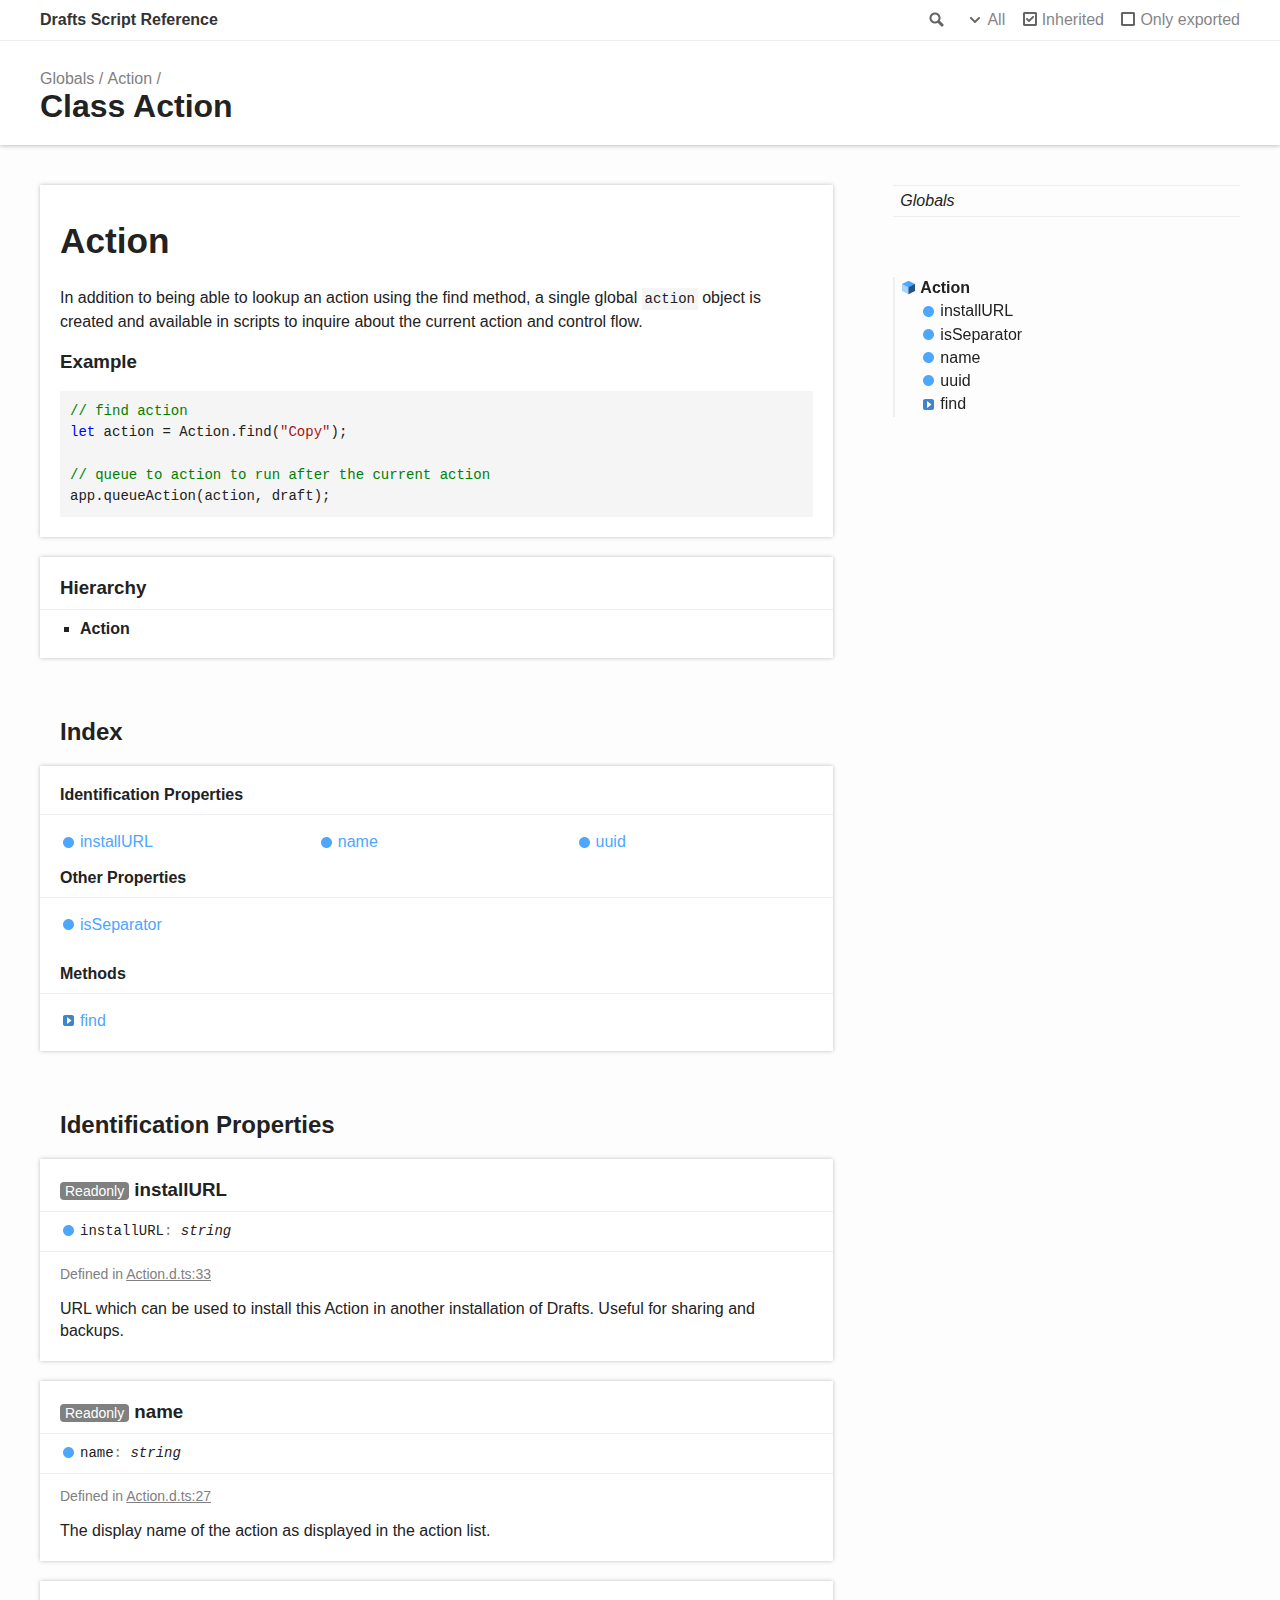
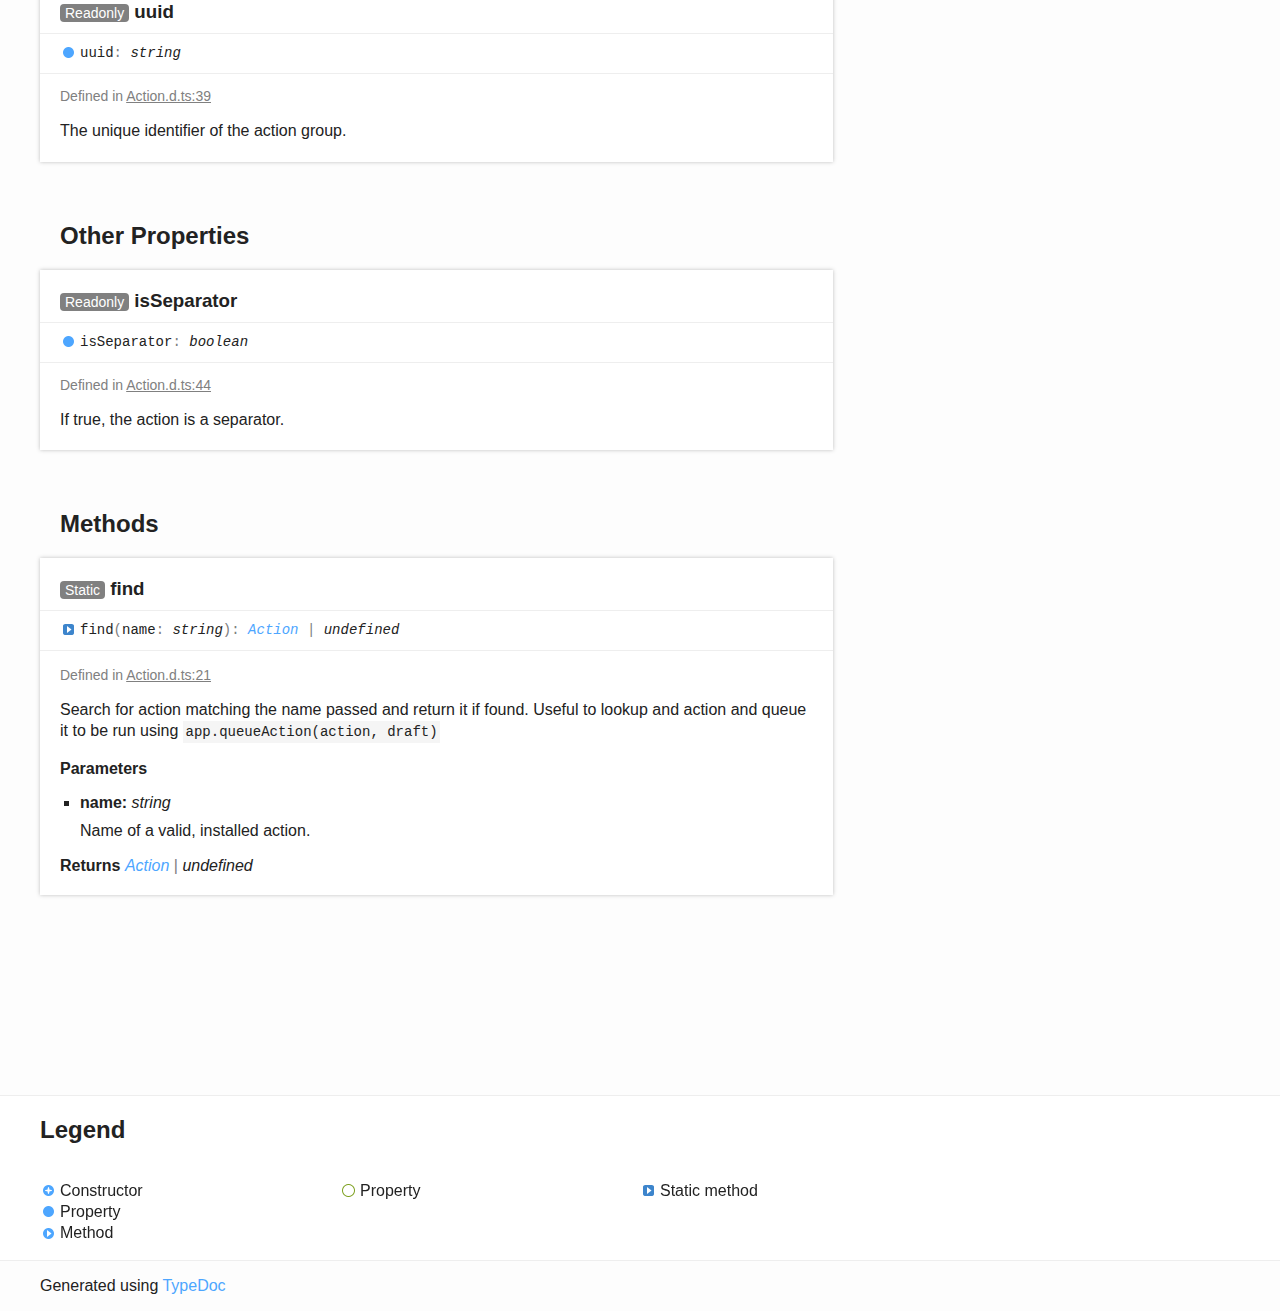
<file: classes/action.html>
<!doctype html>
<html class="default no-js">
<head>
	<meta charset="utf-8">
	<meta http-equiv="X-UA-Compatible" content="IE=edge">
	<title>Action | Drafts Script Reference</title>
	<meta name="description" content="Documentation for Drafts Script Reference">
	<meta name="viewport" content="width=device-width, initial-scale=1">
	<link rel="stylesheet" href="../assets/css/main.css">
</head>
<body>
<header>
	<div class="tsd-page-toolbar">
		<div class="container">
			<div class="table-wrap">
				<div class="table-cell" id="tsd-search" data-index="../assets/js/search.json" data-base="..">
					<div class="field">
						<label for="tsd-search-field" class="tsd-widget search no-caption">Search</label>
						<input id="tsd-search-field" type="text" />
					</div>
					<ul class="results">
						<li class="state loading">Preparing search index...</li>
						<li class="state failure">The search index is not available</li>
					</ul>
					<a href="../index.html" class="title">Drafts Script Reference</a>
				</div>
				<div class="table-cell" id="tsd-widgets">
					<div id="tsd-filter">
						<a href="#" class="tsd-widget options no-caption" data-toggle="options">Options</a>
						<div class="tsd-filter-group">
							<div class="tsd-select" id="tsd-filter-visibility">
								<span class="tsd-select-label">All</span>
								<ul class="tsd-select-list">
									<li data-value="public">Public</li>
									<li data-value="protected">Public/Protected</li>
									<li data-value="private" class="selected">All</li>
								</ul>
							</div>
							<input type="checkbox" id="tsd-filter-inherited" checked />
							<label class="tsd-widget" for="tsd-filter-inherited">Inherited</label>
							<input type="checkbox" id="tsd-filter-only-exported" />
							<label class="tsd-widget" for="tsd-filter-only-exported">Only exported</label>
						</div>
					</div>
					<a href="#" class="tsd-widget menu no-caption" data-toggle="menu">Menu</a>
				</div>
			</div>
		</div>
	</div>
	<div class="tsd-page-title">
		<div class="container">
			<ul class="tsd-breadcrumb">
				<li>
					<a href="../globals.html">Globals</a>
				</li>
				<li>
					<a href="action.html">Action</a>
				</li>
			</ul>
			<h1>Class Action</h1>
		</div>
	</div>
</header>
<div class="container container-main">
	<div class="row">
		<div class="col-8 col-content">
			<section class="tsd-panel tsd-comment">
				<div class="tsd-comment tsd-typography">
					<div class="lead">
						<a href="#action" id="action" style="color: inherit; text-decoration: none;">
							<h1>Action</h1>
						</a>
					</div>
					<p>In addition to being able to lookup an action using the find method, a single global <code>action</code> object is created and available in scripts to inquire about the current action and control flow.</p>
					<a href="#example" id="example" style="color: inherit; text-decoration: none;">
						<h3>Example</h3>
					</a>
					<pre><code class="language-javascript"><span class="hljs-comment">// find action</span>
<span class="hljs-keyword">let</span> action = Action.find(<span class="hljs-string">&quot;Copy&quot;</span>);

<span class="hljs-comment">// queue to action to run after the current action</span>
app.queueAction(action, draft);</code></pre>
				</div>
			</section>
			<section class="tsd-panel tsd-hierarchy">
				<h3>Hierarchy</h3>
				<ul class="tsd-hierarchy">
					<li>
						<span class="target">Action</span>
					</li>
				</ul>
			</section>
			<section class="tsd-panel-group tsd-index-group">
				<h2>Index</h2>
				<section class="tsd-panel tsd-index-panel">
					<div class="tsd-index-content">
						<section class="tsd-index-section ">
							<h3>Identification Properties</h3>
							<ul class="tsd-index-list">
								<li class="tsd-kind-property tsd-parent-kind-class"><a href="action.html#installurl" class="tsd-kind-icon">installURL</a></li>
								<li class="tsd-kind-property tsd-parent-kind-class"><a href="action.html#name" class="tsd-kind-icon">name</a></li>
								<li class="tsd-kind-property tsd-parent-kind-class"><a href="action.html#uuid" class="tsd-kind-icon">uuid</a></li>
							</ul>
							<h3>Other Properties</h3>
							<ul class="tsd-index-list">
								<li class="tsd-kind-property tsd-parent-kind-class"><a href="action.html#isseparator" class="tsd-kind-icon">is<wbr>Separator</a></li>
							</ul>
						</section>
						<section class="tsd-index-section ">
							<h3>Methods</h3>
							<ul class="tsd-index-list">
								<li class="tsd-kind-method tsd-parent-kind-class tsd-is-static"><a href="action.html#find" class="tsd-kind-icon">find</a></li>
							</ul>
						</section>
					</div>
				</section>
			</section>
			<section class="tsd-panel-group tsd-member-group ">
				<h2>Identification Properties</h2>
				<section class="tsd-panel tsd-member tsd-kind-property tsd-parent-kind-class">
					<a name="installurl" class="tsd-anchor"></a>
					<h3><span class="tsd-flag ts-flagReadonly">Readonly</span> installURL</h3>
					<div class="tsd-signature tsd-kind-icon">installURL<span class="tsd-signature-symbol">:</span> <span class="tsd-signature-type">string</span></div>
					<aside class="tsd-sources">
						<ul>
							<li>Defined in <a href="https://github.com/agiletortoise/drafts-script-reference/blob/73fbb8d/src/Action.d.ts#L33">Action.d.ts:33</a></li>
						</ul>
					</aside>
					<div class="tsd-comment tsd-typography">
						<div class="lead">
							<p>URL which can be used to install this Action in another installation of Drafts. Useful for sharing and backups.</p>
						</div>
					</div>
				</section>
				<section class="tsd-panel tsd-member tsd-kind-property tsd-parent-kind-class">
					<a name="name" class="tsd-anchor"></a>
					<h3><span class="tsd-flag ts-flagReadonly">Readonly</span> name</h3>
					<div class="tsd-signature tsd-kind-icon">name<span class="tsd-signature-symbol">:</span> <span class="tsd-signature-type">string</span></div>
					<aside class="tsd-sources">
						<ul>
							<li>Defined in <a href="https://github.com/agiletortoise/drafts-script-reference/blob/73fbb8d/src/Action.d.ts#L27">Action.d.ts:27</a></li>
						</ul>
					</aside>
					<div class="tsd-comment tsd-typography">
						<div class="lead">
							<p>The display name of the action as displayed in the action list.</p>
						</div>
					</div>
				</section>
				<section class="tsd-panel tsd-member tsd-kind-property tsd-parent-kind-class">
					<a name="uuid" class="tsd-anchor"></a>
					<h3><span class="tsd-flag ts-flagReadonly">Readonly</span> uuid</h3>
					<div class="tsd-signature tsd-kind-icon">uuid<span class="tsd-signature-symbol">:</span> <span class="tsd-signature-type">string</span></div>
					<aside class="tsd-sources">
						<ul>
							<li>Defined in <a href="https://github.com/agiletortoise/drafts-script-reference/blob/73fbb8d/src/Action.d.ts#L39">Action.d.ts:39</a></li>
						</ul>
					</aside>
					<div class="tsd-comment tsd-typography">
						<div class="lead">
							<p>The unique identifier of the action group.</p>
						</div>
					</div>
				</section>
			</section>
			<section class="tsd-panel-group tsd-member-group ">
				<h2>Other Properties</h2>
				<section class="tsd-panel tsd-member tsd-kind-property tsd-parent-kind-class">
					<a name="isseparator" class="tsd-anchor"></a>
					<h3><span class="tsd-flag ts-flagReadonly">Readonly</span> is<wbr>Separator</h3>
					<div class="tsd-signature tsd-kind-icon">is<wbr>Separator<span class="tsd-signature-symbol">:</span> <span class="tsd-signature-type">boolean</span></div>
					<aside class="tsd-sources">
						<ul>
							<li>Defined in <a href="https://github.com/agiletortoise/drafts-script-reference/blob/73fbb8d/src/Action.d.ts#L44">Action.d.ts:44</a></li>
						</ul>
					</aside>
					<div class="tsd-comment tsd-typography">
						<div class="lead">
							<p>If true, the action is a separator.</p>
						</div>
					</div>
				</section>
			</section>
			<section class="tsd-panel-group tsd-member-group ">
				<h2>Methods</h2>
				<section class="tsd-panel tsd-member tsd-kind-method tsd-parent-kind-class tsd-is-static">
					<a name="find" class="tsd-anchor"></a>
					<h3><span class="tsd-flag ts-flagStatic">Static</span> find</h3>
					<ul class="tsd-signatures tsd-kind-method tsd-parent-kind-class tsd-is-static">
						<li class="tsd-signature tsd-kind-icon">find<span class="tsd-signature-symbol">(</span>name<span class="tsd-signature-symbol">: </span><span class="tsd-signature-type">string</span><span class="tsd-signature-symbol">)</span><span class="tsd-signature-symbol">: </span><a href="action.html" class="tsd-signature-type">Action</a><span class="tsd-signature-symbol"> | </span><span class="tsd-signature-type">undefined</span></li>
					</ul>
					<ul class="tsd-descriptions">
						<li class="tsd-description">
							<aside class="tsd-sources">
								<ul>
									<li>Defined in <a href="https://github.com/agiletortoise/drafts-script-reference/blob/73fbb8d/src/Action.d.ts#L21">Action.d.ts:21</a></li>
								</ul>
							</aside>
							<div class="tsd-comment tsd-typography">
								<div class="lead">
									<p>Search for action matching the name passed and return it if found. Useful to lookup and action and queue it to be run using <code>app.queueAction(action, draft)</code></p>
								</div>
							</div>
							<h4 class="tsd-parameters-title">Parameters</h4>
							<ul class="tsd-parameters">
								<li>
									<h5>name: <span class="tsd-signature-type">string</span></h5>
									<div class="tsd-comment tsd-typography">
										<p>Name of a valid, installed action.</p>
									</div>
								</li>
							</ul>
							<h4 class="tsd-returns-title">Returns <a href="action.html" class="tsd-signature-type">Action</a><span class="tsd-signature-symbol"> | </span><span class="tsd-signature-type">undefined</span></h4>
						</li>
					</ul>
				</section>
			</section>
		</div>
		<div class="col-4 col-menu menu-sticky-wrap menu-highlight">
			<nav class="tsd-navigation primary">
				<ul>
					<li class="globals  ">
						<a href="../globals.html"><em>Globals</em></a>
					</li>
				</ul>
			</nav>
			<nav class="tsd-navigation secondary menu-sticky">
				<ul class="before-current">
				</ul>
				<ul class="current">
					<li class="current tsd-kind-class">
						<a href="action.html" class="tsd-kind-icon">Action</a>
						<ul>
							<li class=" tsd-kind-property tsd-parent-kind-class">
								<a href="action.html#installurl" class="tsd-kind-icon">installURL</a>
							</li>
							<li class=" tsd-kind-property tsd-parent-kind-class">
								<a href="action.html#isseparator" class="tsd-kind-icon">is<wbr>Separator</a>
							</li>
							<li class=" tsd-kind-property tsd-parent-kind-class">
								<a href="action.html#name" class="tsd-kind-icon">name</a>
							</li>
							<li class=" tsd-kind-property tsd-parent-kind-class">
								<a href="action.html#uuid" class="tsd-kind-icon">uuid</a>
							</li>
							<li class=" tsd-kind-method tsd-parent-kind-class tsd-is-static">
								<a href="action.html#find" class="tsd-kind-icon">find</a>
							</li>
						</ul>
					</li>
				</ul>
				<ul class="after-current">
				</ul>
			</nav>
		</div>
	</div>
</div>
<footer class="with-border-bottom">
	<div class="container">
		<h2>Legend</h2>
		<div class="tsd-legend-group">
			<ul class="tsd-legend">
				<li class="tsd-kind-constructor tsd-parent-kind-class"><span class="tsd-kind-icon">Constructor</span></li>
				<li class="tsd-kind-property tsd-parent-kind-class"><span class="tsd-kind-icon">Property</span></li>
				<li class="tsd-kind-method tsd-parent-kind-class"><span class="tsd-kind-icon">Method</span></li>
			</ul>
			<ul class="tsd-legend">
				<li class="tsd-kind-property tsd-parent-kind-interface"><span class="tsd-kind-icon">Property</span></li>
			</ul>
			<ul class="tsd-legend">
				<li class="tsd-kind-method tsd-parent-kind-class tsd-is-static"><span class="tsd-kind-icon">Static method</span></li>
			</ul>
		</div>
	</div>
</footer>
<div class="container tsd-generator">
	<p>Generated using <a href="https://typedoc.org/" target="_blank">TypeDoc</a></p>
</div>
<div class="overlay"></div>
<script src="../assets/js/main.js"></script>
<script>if (location.protocol == 'file:') document.write('<script src="../assets/js/search.js"><' + '/script>');</script>
</body>
</html>
</file>
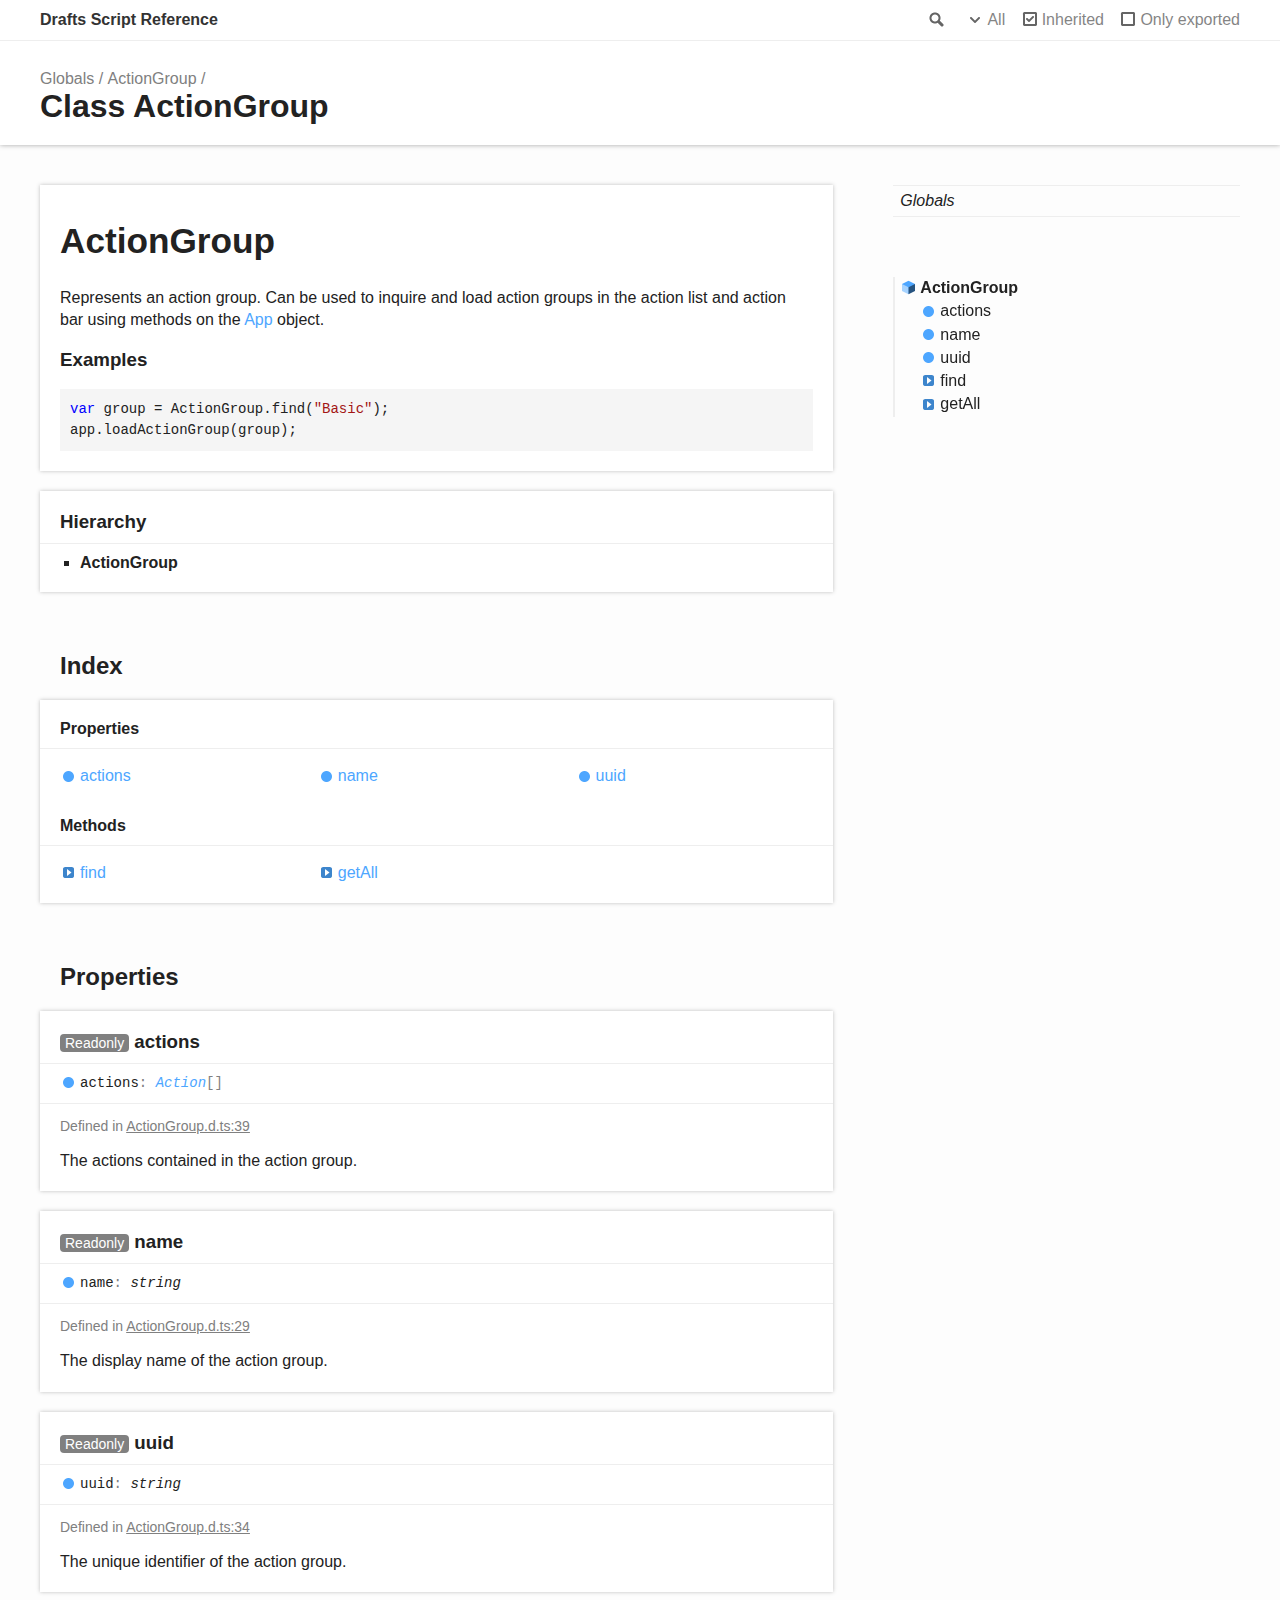
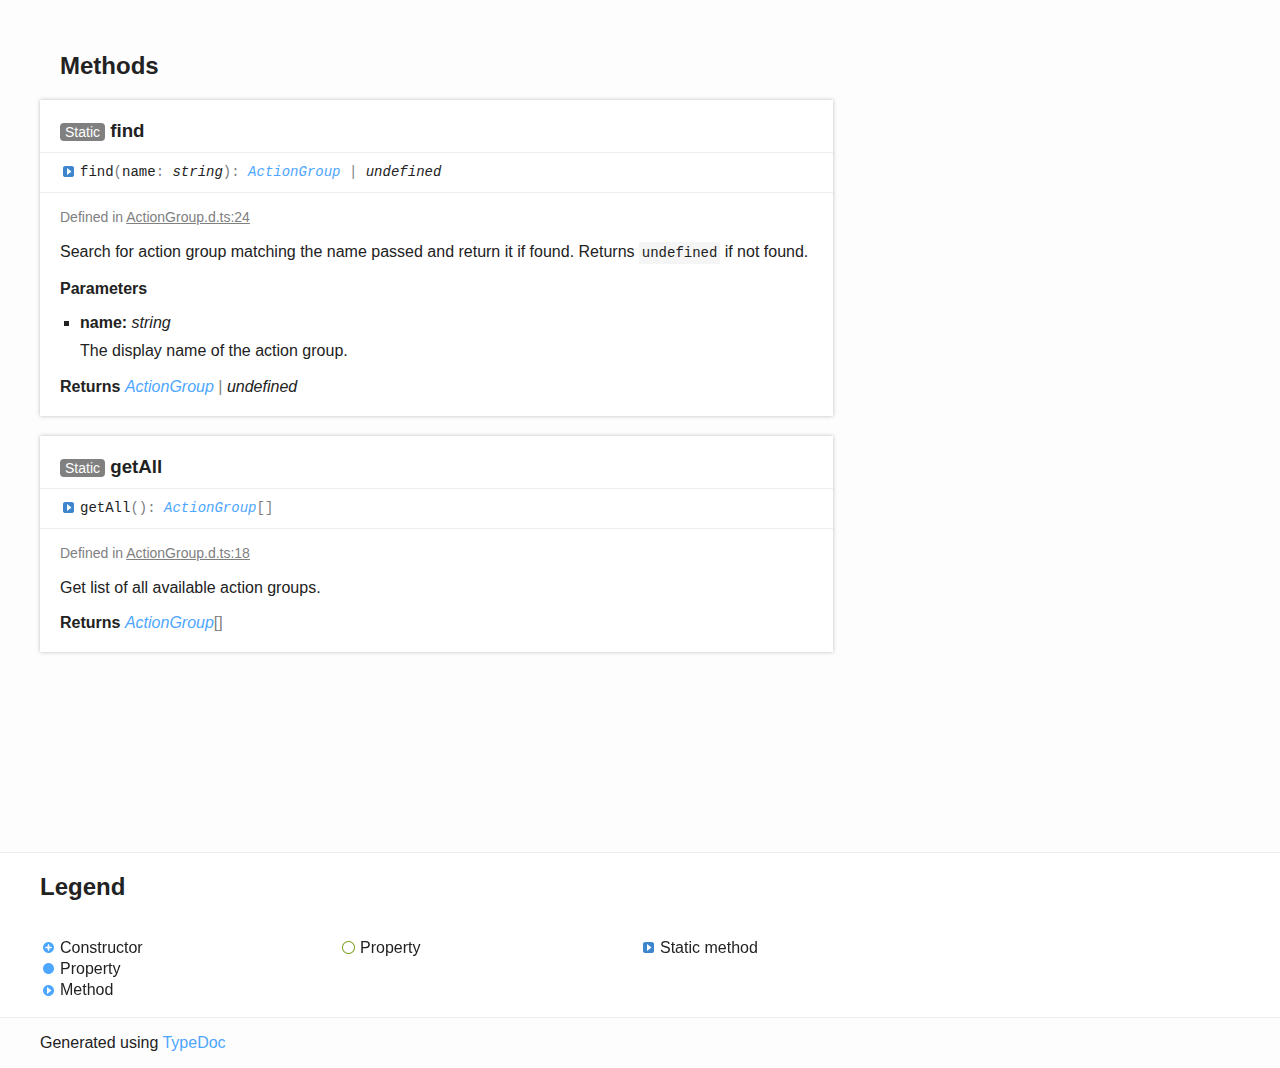
<file: classes/actiongroup.html>
<!doctype html>
<html class="default no-js">
<head>
	<meta charset="utf-8">
	<meta http-equiv="X-UA-Compatible" content="IE=edge">
	<title>ActionGroup | Drafts Script Reference</title>
	<meta name="description" content="Documentation for Drafts Script Reference">
	<meta name="viewport" content="width=device-width, initial-scale=1">
	<link rel="stylesheet" href="../assets/css/main.css">
</head>
<body>
<header>
	<div class="tsd-page-toolbar">
		<div class="container">
			<div class="table-wrap">
				<div class="table-cell" id="tsd-search" data-index="../assets/js/search.json" data-base="..">
					<div class="field">
						<label for="tsd-search-field" class="tsd-widget search no-caption">Search</label>
						<input id="tsd-search-field" type="text" />
					</div>
					<ul class="results">
						<li class="state loading">Preparing search index...</li>
						<li class="state failure">The search index is not available</li>
					</ul>
					<a href="../index.html" class="title">Drafts Script Reference</a>
				</div>
				<div class="table-cell" id="tsd-widgets">
					<div id="tsd-filter">
						<a href="#" class="tsd-widget options no-caption" data-toggle="options">Options</a>
						<div class="tsd-filter-group">
							<div class="tsd-select" id="tsd-filter-visibility">
								<span class="tsd-select-label">All</span>
								<ul class="tsd-select-list">
									<li data-value="public">Public</li>
									<li data-value="protected">Public/Protected</li>
									<li data-value="private" class="selected">All</li>
								</ul>
							</div>
							<input type="checkbox" id="tsd-filter-inherited" checked />
							<label class="tsd-widget" for="tsd-filter-inherited">Inherited</label>
							<input type="checkbox" id="tsd-filter-only-exported" />
							<label class="tsd-widget" for="tsd-filter-only-exported">Only exported</label>
						</div>
					</div>
					<a href="#" class="tsd-widget menu no-caption" data-toggle="menu">Menu</a>
				</div>
			</div>
		</div>
	</div>
	<div class="tsd-page-title">
		<div class="container">
			<ul class="tsd-breadcrumb">
				<li>
					<a href="../globals.html">Globals</a>
				</li>
				<li>
					<a href="actiongroup.html">ActionGroup</a>
				</li>
			</ul>
			<h1>Class ActionGroup</h1>
		</div>
	</div>
</header>
<div class="container container-main">
	<div class="row">
		<div class="col-8 col-content">
			<section class="tsd-panel tsd-comment">
				<div class="tsd-comment tsd-typography">
					<div class="lead">
						<a href="#actiongroup" id="actiongroup" style="color: inherit; text-decoration: none;">
							<h1>ActionGroup</h1>
						</a>
					</div>
					<p>Represents an action group. Can be used to inquire and load action groups in the action list and action bar using methods on the <a href="app.html">App</a> object.</p>
					<a href="#examples" id="examples" style="color: inherit; text-decoration: none;">
						<h3>Examples</h3>
					</a>
					<pre><code class="language-javascript"><span class="hljs-keyword">var</span> group = ActionGroup.find(<span class="hljs-string">&quot;Basic&quot;</span>);
app.loadActionGroup(group);</code></pre>
				</div>
			</section>
			<section class="tsd-panel tsd-hierarchy">
				<h3>Hierarchy</h3>
				<ul class="tsd-hierarchy">
					<li>
						<span class="target">ActionGroup</span>
					</li>
				</ul>
			</section>
			<section class="tsd-panel-group tsd-index-group">
				<h2>Index</h2>
				<section class="tsd-panel tsd-index-panel">
					<div class="tsd-index-content">
						<section class="tsd-index-section ">
							<h3>Properties</h3>
							<ul class="tsd-index-list">
								<li class="tsd-kind-property tsd-parent-kind-class"><a href="actiongroup.html#actions" class="tsd-kind-icon">actions</a></li>
								<li class="tsd-kind-property tsd-parent-kind-class"><a href="actiongroup.html#name" class="tsd-kind-icon">name</a></li>
								<li class="tsd-kind-property tsd-parent-kind-class"><a href="actiongroup.html#uuid" class="tsd-kind-icon">uuid</a></li>
							</ul>
						</section>
						<section class="tsd-index-section ">
							<h3>Methods</h3>
							<ul class="tsd-index-list">
								<li class="tsd-kind-method tsd-parent-kind-class tsd-is-static"><a href="actiongroup.html#find" class="tsd-kind-icon">find</a></li>
								<li class="tsd-kind-method tsd-parent-kind-class tsd-is-static"><a href="actiongroup.html#getall" class="tsd-kind-icon">get<wbr>All</a></li>
							</ul>
						</section>
					</div>
				</section>
			</section>
			<section class="tsd-panel-group tsd-member-group ">
				<h2>Properties</h2>
				<section class="tsd-panel tsd-member tsd-kind-property tsd-parent-kind-class">
					<a name="actions" class="tsd-anchor"></a>
					<h3><span class="tsd-flag ts-flagReadonly">Readonly</span> actions</h3>
					<div class="tsd-signature tsd-kind-icon">actions<span class="tsd-signature-symbol">:</span> <a href="action.html" class="tsd-signature-type">Action</a><span class="tsd-signature-symbol">[]</span></div>
					<aside class="tsd-sources">
						<ul>
							<li>Defined in <a href="https://github.com/agiletortoise/drafts-script-reference/blob/73fbb8d/src/ActionGroup.d.ts#L39">ActionGroup.d.ts:39</a></li>
						</ul>
					</aside>
					<div class="tsd-comment tsd-typography">
						<div class="lead">
							<p>The actions contained in the action group.</p>
						</div>
					</div>
				</section>
				<section class="tsd-panel tsd-member tsd-kind-property tsd-parent-kind-class">
					<a name="name" class="tsd-anchor"></a>
					<h3><span class="tsd-flag ts-flagReadonly">Readonly</span> name</h3>
					<div class="tsd-signature tsd-kind-icon">name<span class="tsd-signature-symbol">:</span> <span class="tsd-signature-type">string</span></div>
					<aside class="tsd-sources">
						<ul>
							<li>Defined in <a href="https://github.com/agiletortoise/drafts-script-reference/blob/73fbb8d/src/ActionGroup.d.ts#L29">ActionGroup.d.ts:29</a></li>
						</ul>
					</aside>
					<div class="tsd-comment tsd-typography">
						<div class="lead">
							<p>The display name of the action group.</p>
						</div>
					</div>
				</section>
				<section class="tsd-panel tsd-member tsd-kind-property tsd-parent-kind-class">
					<a name="uuid" class="tsd-anchor"></a>
					<h3><span class="tsd-flag ts-flagReadonly">Readonly</span> uuid</h3>
					<div class="tsd-signature tsd-kind-icon">uuid<span class="tsd-signature-symbol">:</span> <span class="tsd-signature-type">string</span></div>
					<aside class="tsd-sources">
						<ul>
							<li>Defined in <a href="https://github.com/agiletortoise/drafts-script-reference/blob/73fbb8d/src/ActionGroup.d.ts#L34">ActionGroup.d.ts:34</a></li>
						</ul>
					</aside>
					<div class="tsd-comment tsd-typography">
						<div class="lead">
							<p>The unique identifier of the action group.</p>
						</div>
					</div>
				</section>
			</section>
			<section class="tsd-panel-group tsd-member-group ">
				<h2>Methods</h2>
				<section class="tsd-panel tsd-member tsd-kind-method tsd-parent-kind-class tsd-is-static">
					<a name="find" class="tsd-anchor"></a>
					<h3><span class="tsd-flag ts-flagStatic">Static</span> find</h3>
					<ul class="tsd-signatures tsd-kind-method tsd-parent-kind-class tsd-is-static">
						<li class="tsd-signature tsd-kind-icon">find<span class="tsd-signature-symbol">(</span>name<span class="tsd-signature-symbol">: </span><span class="tsd-signature-type">string</span><span class="tsd-signature-symbol">)</span><span class="tsd-signature-symbol">: </span><a href="actiongroup.html" class="tsd-signature-type">ActionGroup</a><span class="tsd-signature-symbol"> | </span><span class="tsd-signature-type">undefined</span></li>
					</ul>
					<ul class="tsd-descriptions">
						<li class="tsd-description">
							<aside class="tsd-sources">
								<ul>
									<li>Defined in <a href="https://github.com/agiletortoise/drafts-script-reference/blob/73fbb8d/src/ActionGroup.d.ts#L24">ActionGroup.d.ts:24</a></li>
								</ul>
							</aside>
							<div class="tsd-comment tsd-typography">
								<div class="lead">
									<p>Search for action group matching the name passed and return it if found. Returns <code>undefined</code> if not found.</p>
								</div>
							</div>
							<h4 class="tsd-parameters-title">Parameters</h4>
							<ul class="tsd-parameters">
								<li>
									<h5>name: <span class="tsd-signature-type">string</span></h5>
									<div class="tsd-comment tsd-typography">
										<p>The display name of the action group.</p>
									</div>
								</li>
							</ul>
							<h4 class="tsd-returns-title">Returns <a href="actiongroup.html" class="tsd-signature-type">ActionGroup</a><span class="tsd-signature-symbol"> | </span><span class="tsd-signature-type">undefined</span></h4>
						</li>
					</ul>
				</section>
				<section class="tsd-panel tsd-member tsd-kind-method tsd-parent-kind-class tsd-is-static">
					<a name="getall" class="tsd-anchor"></a>
					<h3><span class="tsd-flag ts-flagStatic">Static</span> get<wbr>All</h3>
					<ul class="tsd-signatures tsd-kind-method tsd-parent-kind-class tsd-is-static">
						<li class="tsd-signature tsd-kind-icon">get<wbr>All<span class="tsd-signature-symbol">(</span><span class="tsd-signature-symbol">)</span><span class="tsd-signature-symbol">: </span><a href="actiongroup.html" class="tsd-signature-type">ActionGroup</a><span class="tsd-signature-symbol">[]</span></li>
					</ul>
					<ul class="tsd-descriptions">
						<li class="tsd-description">
							<aside class="tsd-sources">
								<ul>
									<li>Defined in <a href="https://github.com/agiletortoise/drafts-script-reference/blob/73fbb8d/src/ActionGroup.d.ts#L18">ActionGroup.d.ts:18</a></li>
								</ul>
							</aside>
							<div class="tsd-comment tsd-typography">
								<div class="lead">
									<p>Get list of all available action groups.</p>
								</div>
							</div>
							<h4 class="tsd-returns-title">Returns <a href="actiongroup.html" class="tsd-signature-type">ActionGroup</a><span class="tsd-signature-symbol">[]</span></h4>
						</li>
					</ul>
				</section>
			</section>
		</div>
		<div class="col-4 col-menu menu-sticky-wrap menu-highlight">
			<nav class="tsd-navigation primary">
				<ul>
					<li class="globals  ">
						<a href="../globals.html"><em>Globals</em></a>
					</li>
				</ul>
			</nav>
			<nav class="tsd-navigation secondary menu-sticky">
				<ul class="before-current">
				</ul>
				<ul class="current">
					<li class="current tsd-kind-class">
						<a href="actiongroup.html" class="tsd-kind-icon">Action<wbr>Group</a>
						<ul>
							<li class=" tsd-kind-property tsd-parent-kind-class">
								<a href="actiongroup.html#actions" class="tsd-kind-icon">actions</a>
							</li>
							<li class=" tsd-kind-property tsd-parent-kind-class">
								<a href="actiongroup.html#name" class="tsd-kind-icon">name</a>
							</li>
							<li class=" tsd-kind-property tsd-parent-kind-class">
								<a href="actiongroup.html#uuid" class="tsd-kind-icon">uuid</a>
							</li>
							<li class=" tsd-kind-method tsd-parent-kind-class tsd-is-static">
								<a href="actiongroup.html#find" class="tsd-kind-icon">find</a>
							</li>
							<li class=" tsd-kind-method tsd-parent-kind-class tsd-is-static">
								<a href="actiongroup.html#getall" class="tsd-kind-icon">get<wbr>All</a>
							</li>
						</ul>
					</li>
				</ul>
				<ul class="after-current">
				</ul>
			</nav>
		</div>
	</div>
</div>
<footer class="with-border-bottom">
	<div class="container">
		<h2>Legend</h2>
		<div class="tsd-legend-group">
			<ul class="tsd-legend">
				<li class="tsd-kind-constructor tsd-parent-kind-class"><span class="tsd-kind-icon">Constructor</span></li>
				<li class="tsd-kind-property tsd-parent-kind-class"><span class="tsd-kind-icon">Property</span></li>
				<li class="tsd-kind-method tsd-parent-kind-class"><span class="tsd-kind-icon">Method</span></li>
			</ul>
			<ul class="tsd-legend">
				<li class="tsd-kind-property tsd-parent-kind-interface"><span class="tsd-kind-icon">Property</span></li>
			</ul>
			<ul class="tsd-legend">
				<li class="tsd-kind-method tsd-parent-kind-class tsd-is-static"><span class="tsd-kind-icon">Static method</span></li>
			</ul>
		</div>
	</div>
</footer>
<div class="container tsd-generator">
	<p>Generated using <a href="https://typedoc.org/" target="_blank">TypeDoc</a></p>
</div>
<div class="overlay"></div>
<script src="../assets/js/main.js"></script>
<script>if (location.protocol == 'file:') document.write('<script src="../assets/js/search.js"><' + '/script>');</script>
</body>
</html>
</file>
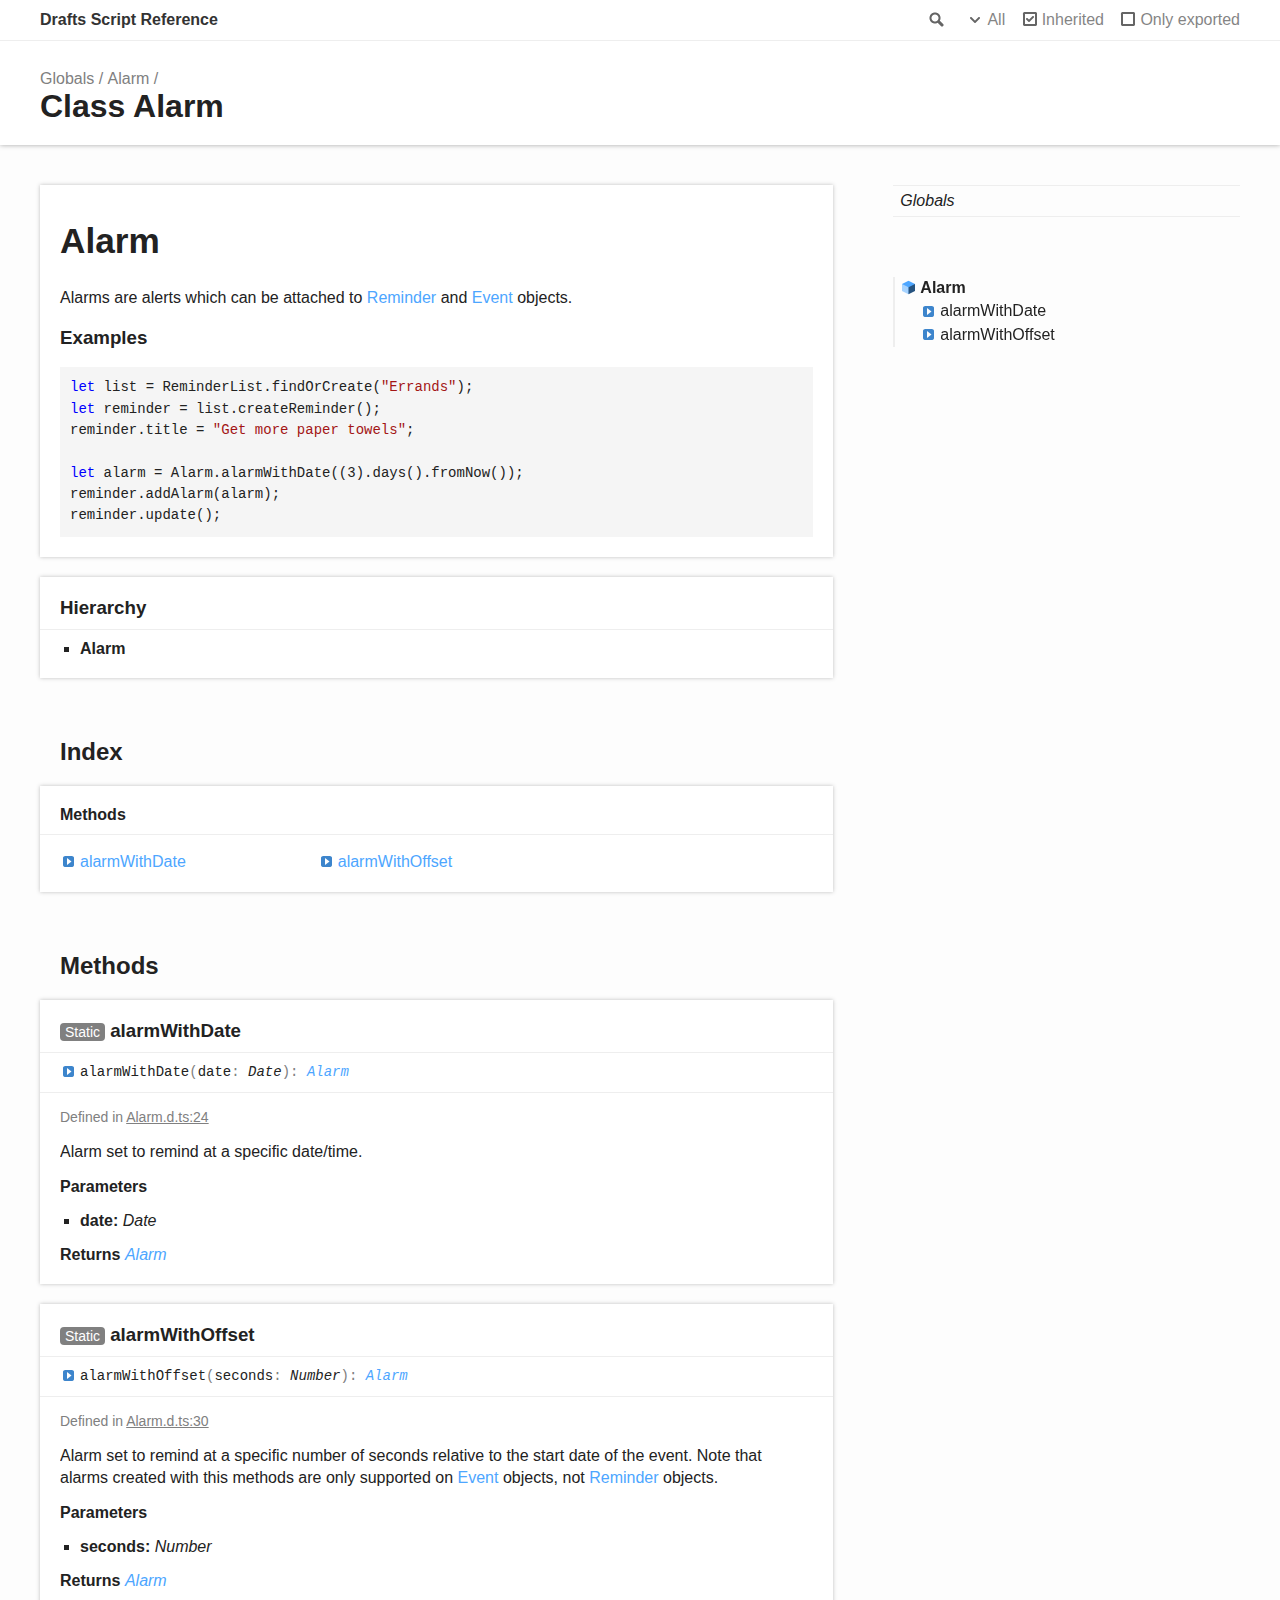
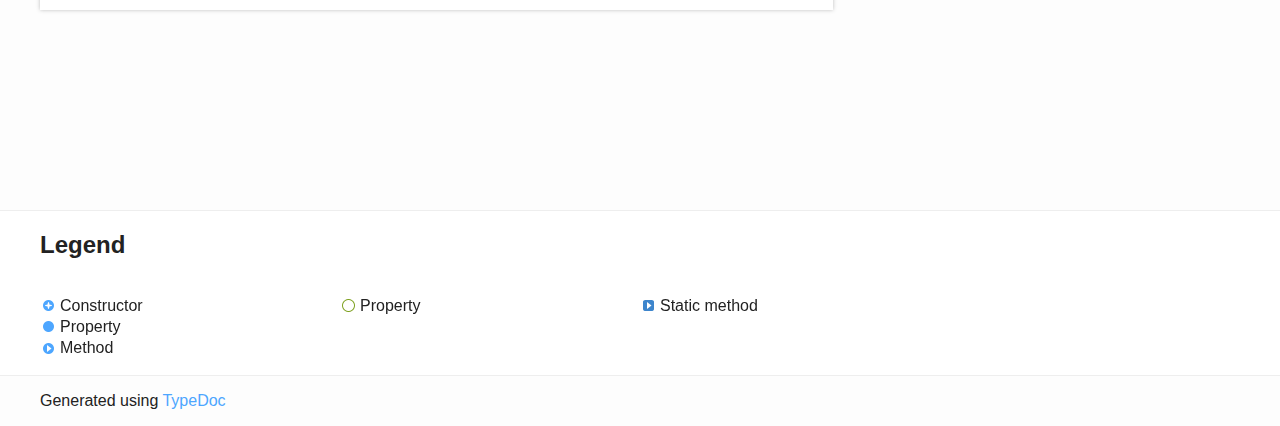
<file: classes/alarm.html>
<!doctype html>
<html class="default no-js">
<head>
	<meta charset="utf-8">
	<meta http-equiv="X-UA-Compatible" content="IE=edge">
	<title>Alarm | Drafts Script Reference</title>
	<meta name="description" content="Documentation for Drafts Script Reference">
	<meta name="viewport" content="width=device-width, initial-scale=1">
	<link rel="stylesheet" href="../assets/css/main.css">
</head>
<body>
<header>
	<div class="tsd-page-toolbar">
		<div class="container">
			<div class="table-wrap">
				<div class="table-cell" id="tsd-search" data-index="../assets/js/search.json" data-base="..">
					<div class="field">
						<label for="tsd-search-field" class="tsd-widget search no-caption">Search</label>
						<input id="tsd-search-field" type="text" />
					</div>
					<ul class="results">
						<li class="state loading">Preparing search index...</li>
						<li class="state failure">The search index is not available</li>
					</ul>
					<a href="../index.html" class="title">Drafts Script Reference</a>
				</div>
				<div class="table-cell" id="tsd-widgets">
					<div id="tsd-filter">
						<a href="#" class="tsd-widget options no-caption" data-toggle="options">Options</a>
						<div class="tsd-filter-group">
							<div class="tsd-select" id="tsd-filter-visibility">
								<span class="tsd-select-label">All</span>
								<ul class="tsd-select-list">
									<li data-value="public">Public</li>
									<li data-value="protected">Public/Protected</li>
									<li data-value="private" class="selected">All</li>
								</ul>
							</div>
							<input type="checkbox" id="tsd-filter-inherited" checked />
							<label class="tsd-widget" for="tsd-filter-inherited">Inherited</label>
							<input type="checkbox" id="tsd-filter-only-exported" />
							<label class="tsd-widget" for="tsd-filter-only-exported">Only exported</label>
						</div>
					</div>
					<a href="#" class="tsd-widget menu no-caption" data-toggle="menu">Menu</a>
				</div>
			</div>
		</div>
	</div>
	<div class="tsd-page-title">
		<div class="container">
			<ul class="tsd-breadcrumb">
				<li>
					<a href="../globals.html">Globals</a>
				</li>
				<li>
					<a href="alarm.html">Alarm</a>
				</li>
			</ul>
			<h1>Class Alarm</h1>
		</div>
	</div>
</header>
<div class="container container-main">
	<div class="row">
		<div class="col-8 col-content">
			<section class="tsd-panel tsd-comment">
				<div class="tsd-comment tsd-typography">
					<div class="lead">
						<a href="#alarm" id="alarm" style="color: inherit; text-decoration: none;">
							<h1>Alarm</h1>
						</a>
					</div>
					<p>Alarms are alerts which can be attached to <a href="reminder.html">Reminder</a> and <a href="event.html">Event</a> objects.</p>
					<a href="#examples" id="examples" style="color: inherit; text-decoration: none;">
						<h3>Examples</h3>
					</a>
					<pre><code class="language-javascript"><span class="hljs-keyword">let</span> list = ReminderList.findOrCreate(<span class="hljs-string">&quot;Errands&quot;</span>);
<span class="hljs-keyword">let</span> reminder = list.createReminder();
reminder.title = <span class="hljs-string">&quot;Get more paper towels&quot;</span>;

<span class="hljs-keyword">let</span> alarm = Alarm.alarmWithDate((<span class="hljs-number">3</span>).days().fromNow());
reminder.addAlarm(alarm);
reminder.update();</code></pre>
				</div>
			</section>
			<section class="tsd-panel tsd-hierarchy">
				<h3>Hierarchy</h3>
				<ul class="tsd-hierarchy">
					<li>
						<span class="target">Alarm</span>
					</li>
				</ul>
			</section>
			<section class="tsd-panel-group tsd-index-group">
				<h2>Index</h2>
				<section class="tsd-panel tsd-index-panel">
					<div class="tsd-index-content">
						<section class="tsd-index-section ">
							<h3>Methods</h3>
							<ul class="tsd-index-list">
								<li class="tsd-kind-method tsd-parent-kind-class tsd-is-static"><a href="alarm.html#alarmwithdate" class="tsd-kind-icon">alarm<wbr>With<wbr>Date</a></li>
								<li class="tsd-kind-method tsd-parent-kind-class tsd-is-static"><a href="alarm.html#alarmwithoffset" class="tsd-kind-icon">alarm<wbr>With<wbr>Offset</a></li>
							</ul>
						</section>
					</div>
				</section>
			</section>
			<section class="tsd-panel-group tsd-member-group ">
				<h2>Methods</h2>
				<section class="tsd-panel tsd-member tsd-kind-method tsd-parent-kind-class tsd-is-static">
					<a name="alarmwithdate" class="tsd-anchor"></a>
					<h3><span class="tsd-flag ts-flagStatic">Static</span> alarm<wbr>With<wbr>Date</h3>
					<ul class="tsd-signatures tsd-kind-method tsd-parent-kind-class tsd-is-static">
						<li class="tsd-signature tsd-kind-icon">alarm<wbr>With<wbr>Date<span class="tsd-signature-symbol">(</span>date<span class="tsd-signature-symbol">: </span><span class="tsd-signature-type">Date</span><span class="tsd-signature-symbol">)</span><span class="tsd-signature-symbol">: </span><a href="alarm.html" class="tsd-signature-type">Alarm</a></li>
					</ul>
					<ul class="tsd-descriptions">
						<li class="tsd-description">
							<aside class="tsd-sources">
								<ul>
									<li>Defined in <a href="https://github.com/agiletortoise/drafts-script-reference/blob/73fbb8d/src/Alarm.d.ts#L24">Alarm.d.ts:24</a></li>
								</ul>
							</aside>
							<div class="tsd-comment tsd-typography">
								<div class="lead">
									<p>Alarm set to remind at a specific date/time.</p>
								</div>
							</div>
							<h4 class="tsd-parameters-title">Parameters</h4>
							<ul class="tsd-parameters">
								<li>
									<h5>date: <span class="tsd-signature-type">Date</span></h5>
								</li>
							</ul>
							<h4 class="tsd-returns-title">Returns <a href="alarm.html" class="tsd-signature-type">Alarm</a></h4>
						</li>
					</ul>
				</section>
				<section class="tsd-panel tsd-member tsd-kind-method tsd-parent-kind-class tsd-is-static">
					<a name="alarmwithoffset" class="tsd-anchor"></a>
					<h3><span class="tsd-flag ts-flagStatic">Static</span> alarm<wbr>With<wbr>Offset</h3>
					<ul class="tsd-signatures tsd-kind-method tsd-parent-kind-class tsd-is-static">
						<li class="tsd-signature tsd-kind-icon">alarm<wbr>With<wbr>Offset<span class="tsd-signature-symbol">(</span>seconds<span class="tsd-signature-symbol">: </span><span class="tsd-signature-type">Number</span><span class="tsd-signature-symbol">)</span><span class="tsd-signature-symbol">: </span><a href="alarm.html" class="tsd-signature-type">Alarm</a></li>
					</ul>
					<ul class="tsd-descriptions">
						<li class="tsd-description">
							<aside class="tsd-sources">
								<ul>
									<li>Defined in <a href="https://github.com/agiletortoise/drafts-script-reference/blob/73fbb8d/src/Alarm.d.ts#L30">Alarm.d.ts:30</a></li>
								</ul>
							</aside>
							<div class="tsd-comment tsd-typography">
								<div class="lead">
									<p>Alarm set to remind at a specific number of seconds relative to the start date of the event. Note that alarms created with this methods are only supported on <a href="event.html">Event</a> objects, not <a href="reminder.html">Reminder</a> objects.</p>
								</div>
							</div>
							<h4 class="tsd-parameters-title">Parameters</h4>
							<ul class="tsd-parameters">
								<li>
									<h5>seconds: <span class="tsd-signature-type">Number</span></h5>
								</li>
							</ul>
							<h4 class="tsd-returns-title">Returns <a href="alarm.html" class="tsd-signature-type">Alarm</a></h4>
						</li>
					</ul>
				</section>
			</section>
		</div>
		<div class="col-4 col-menu menu-sticky-wrap menu-highlight">
			<nav class="tsd-navigation primary">
				<ul>
					<li class="globals  ">
						<a href="../globals.html"><em>Globals</em></a>
					</li>
				</ul>
			</nav>
			<nav class="tsd-navigation secondary menu-sticky">
				<ul class="before-current">
				</ul>
				<ul class="current">
					<li class="current tsd-kind-class">
						<a href="alarm.html" class="tsd-kind-icon">Alarm</a>
						<ul>
							<li class=" tsd-kind-method tsd-parent-kind-class tsd-is-static">
								<a href="alarm.html#alarmwithdate" class="tsd-kind-icon">alarm<wbr>With<wbr>Date</a>
							</li>
							<li class=" tsd-kind-method tsd-parent-kind-class tsd-is-static">
								<a href="alarm.html#alarmwithoffset" class="tsd-kind-icon">alarm<wbr>With<wbr>Offset</a>
							</li>
						</ul>
					</li>
				</ul>
				<ul class="after-current">
				</ul>
			</nav>
		</div>
	</div>
</div>
<footer class="with-border-bottom">
	<div class="container">
		<h2>Legend</h2>
		<div class="tsd-legend-group">
			<ul class="tsd-legend">
				<li class="tsd-kind-constructor tsd-parent-kind-class"><span class="tsd-kind-icon">Constructor</span></li>
				<li class="tsd-kind-property tsd-parent-kind-class"><span class="tsd-kind-icon">Property</span></li>
				<li class="tsd-kind-method tsd-parent-kind-class"><span class="tsd-kind-icon">Method</span></li>
			</ul>
			<ul class="tsd-legend">
				<li class="tsd-kind-property tsd-parent-kind-interface"><span class="tsd-kind-icon">Property</span></li>
			</ul>
			<ul class="tsd-legend">
				<li class="tsd-kind-method tsd-parent-kind-class tsd-is-static"><span class="tsd-kind-icon">Static method</span></li>
			</ul>
		</div>
	</div>
</footer>
<div class="container tsd-generator">
	<p>Generated using <a href="https://typedoc.org/" target="_blank">TypeDoc</a></p>
</div>
<div class="overlay"></div>
<script src="../assets/js/main.js"></script>
<script>if (location.protocol == 'file:') document.write('<script src="../assets/js/search.js"><' + '/script>');</script>
</body>
</html>
</file>
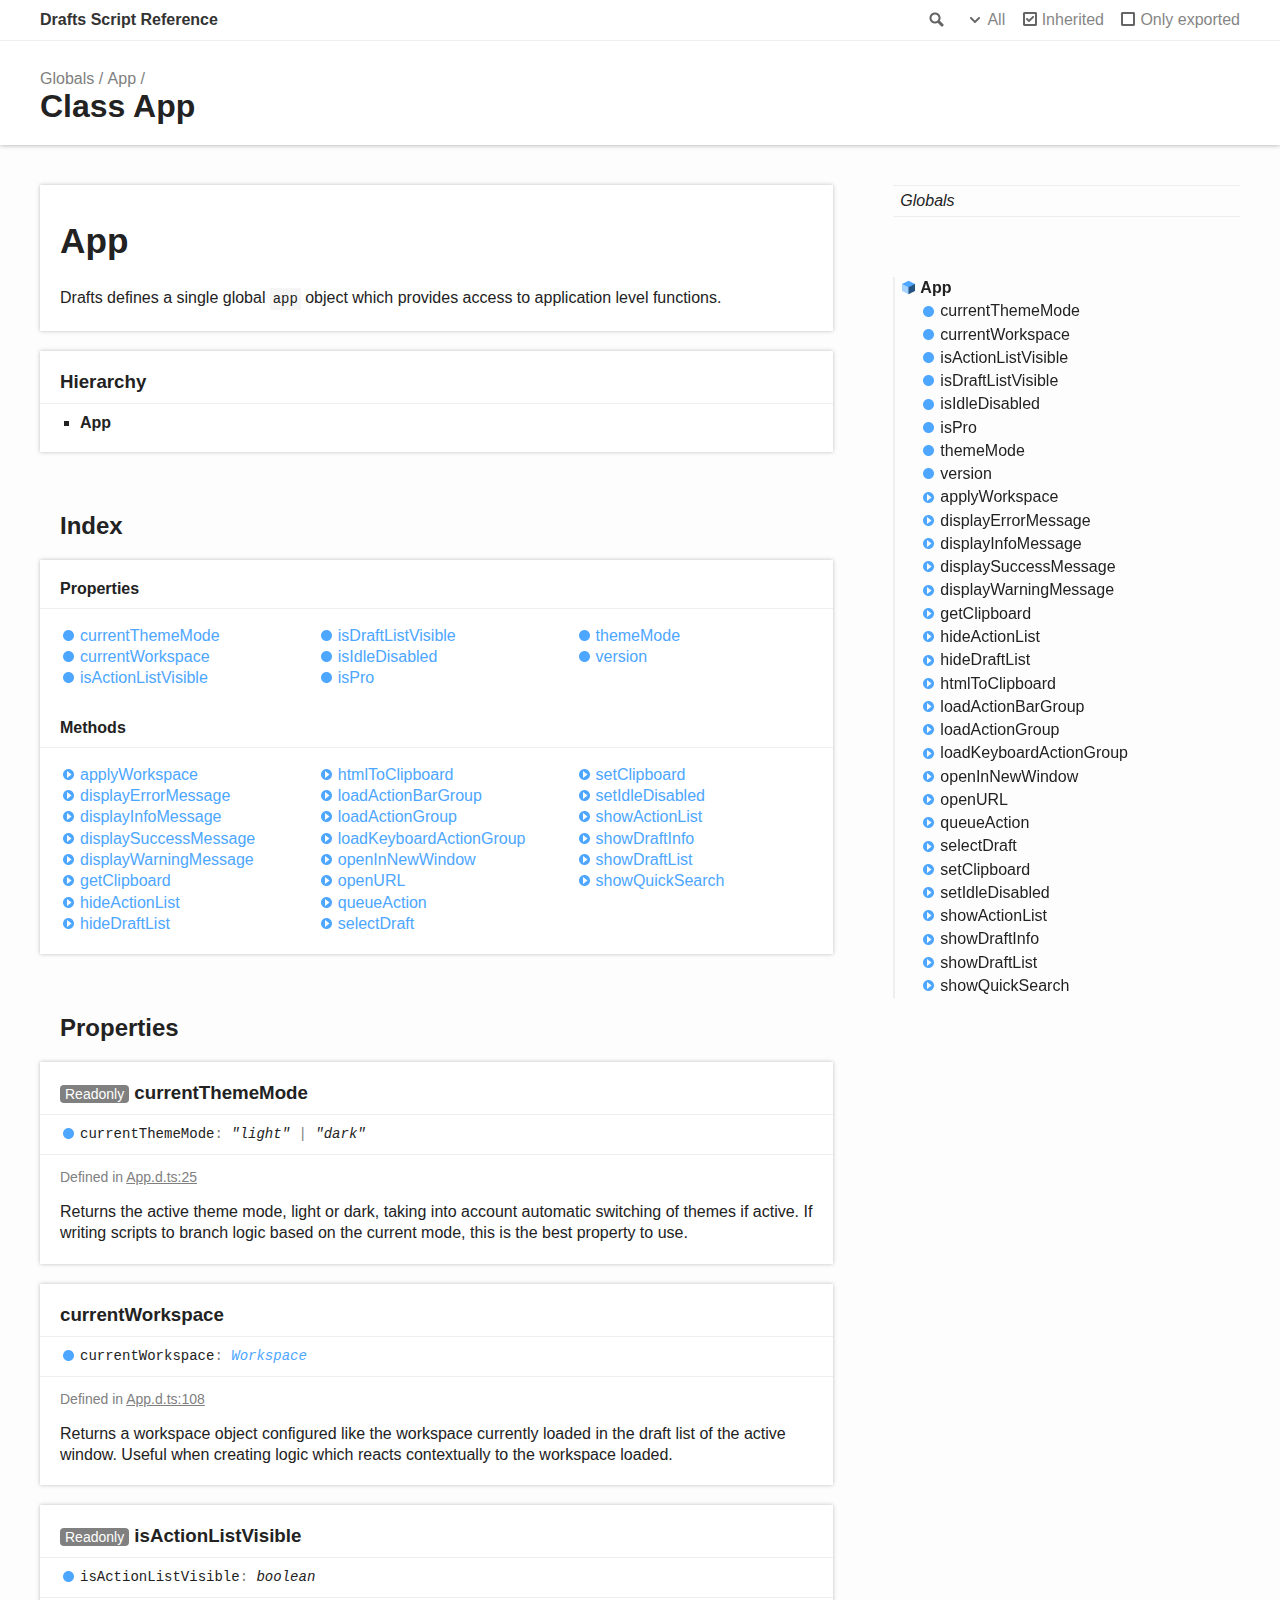
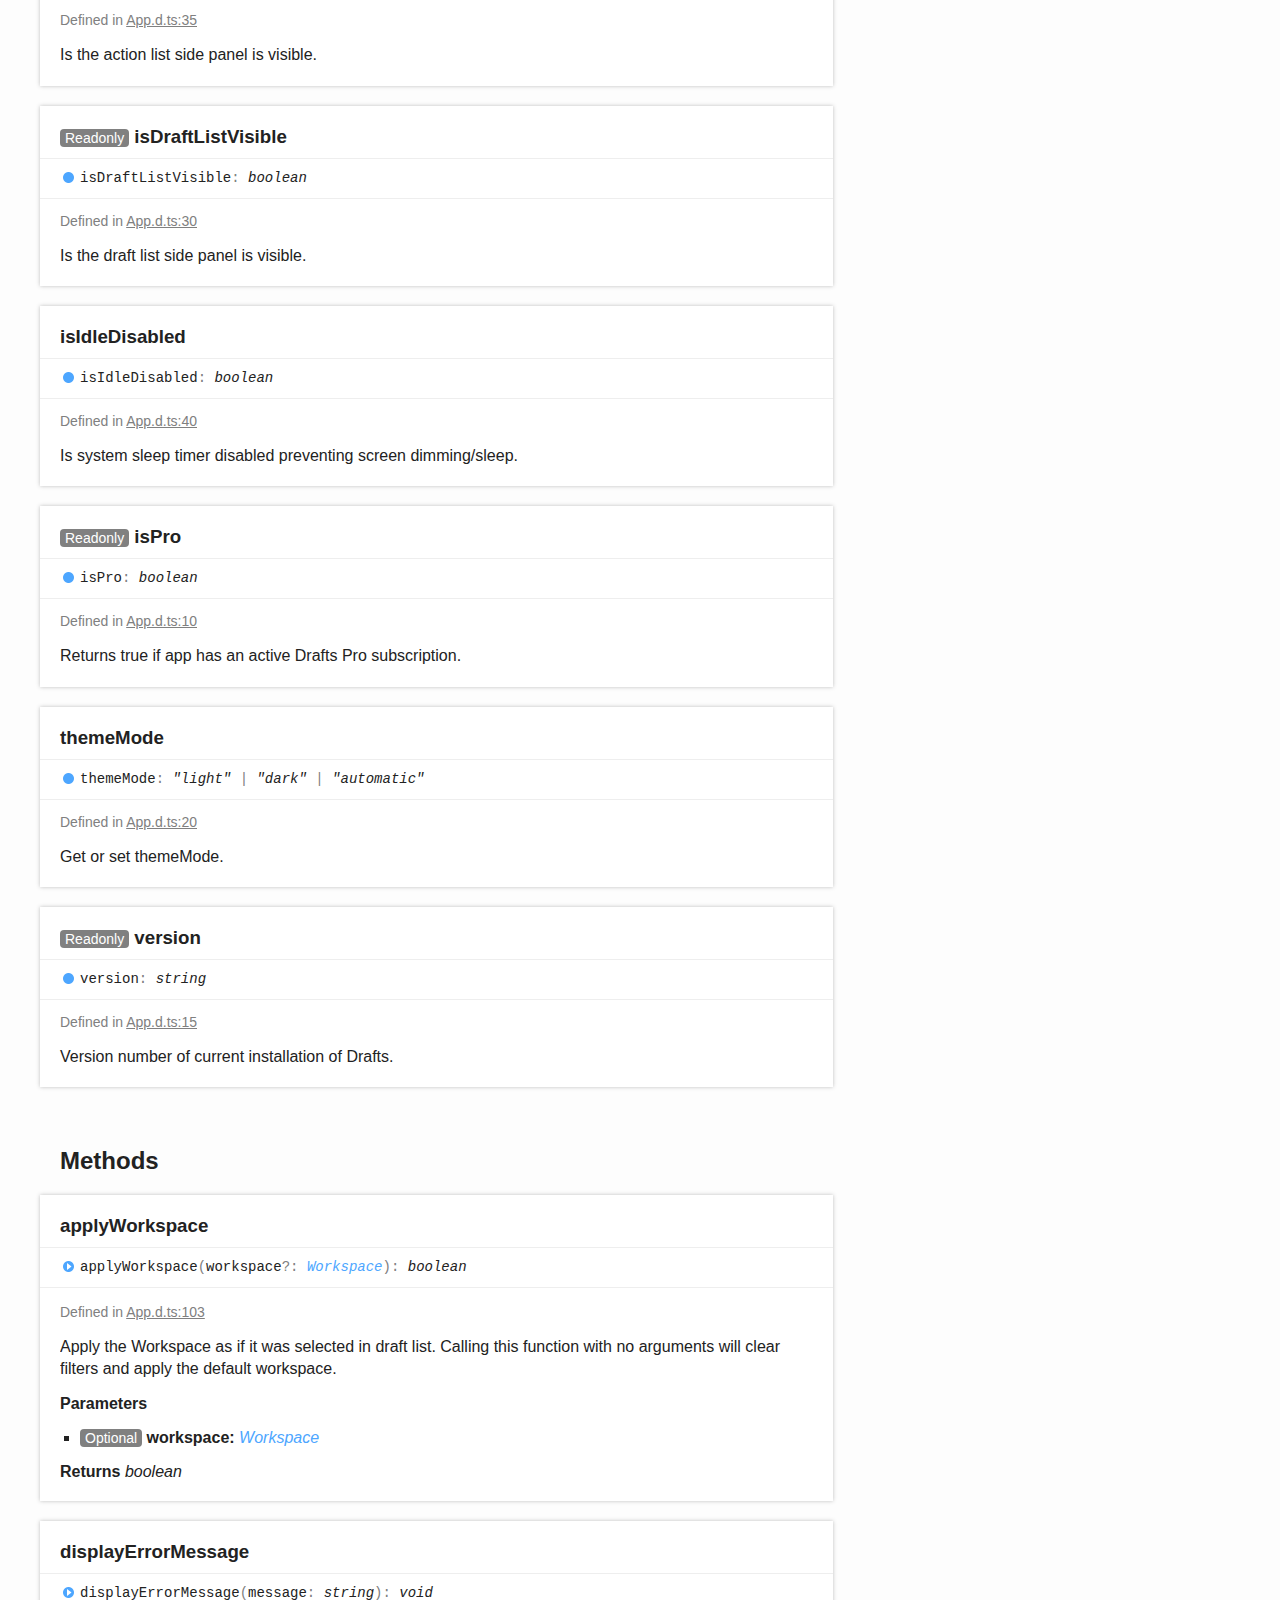
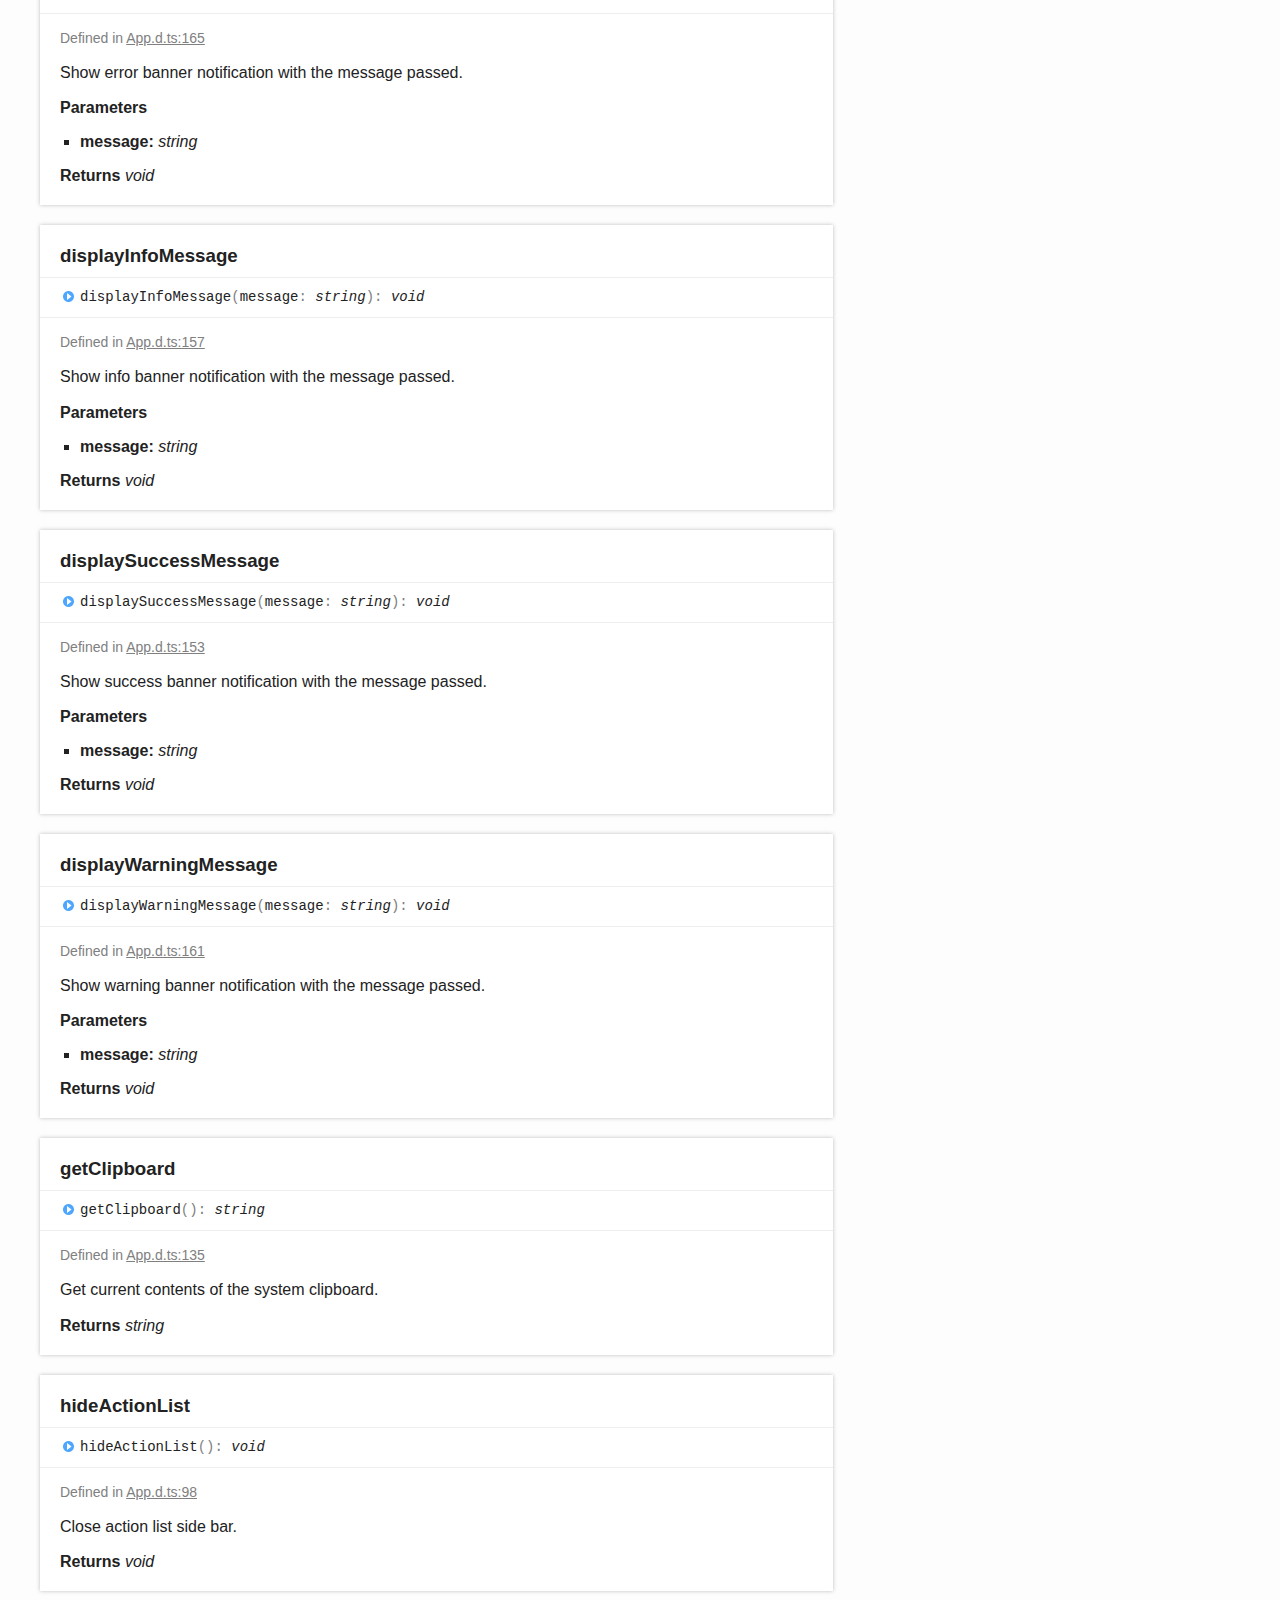
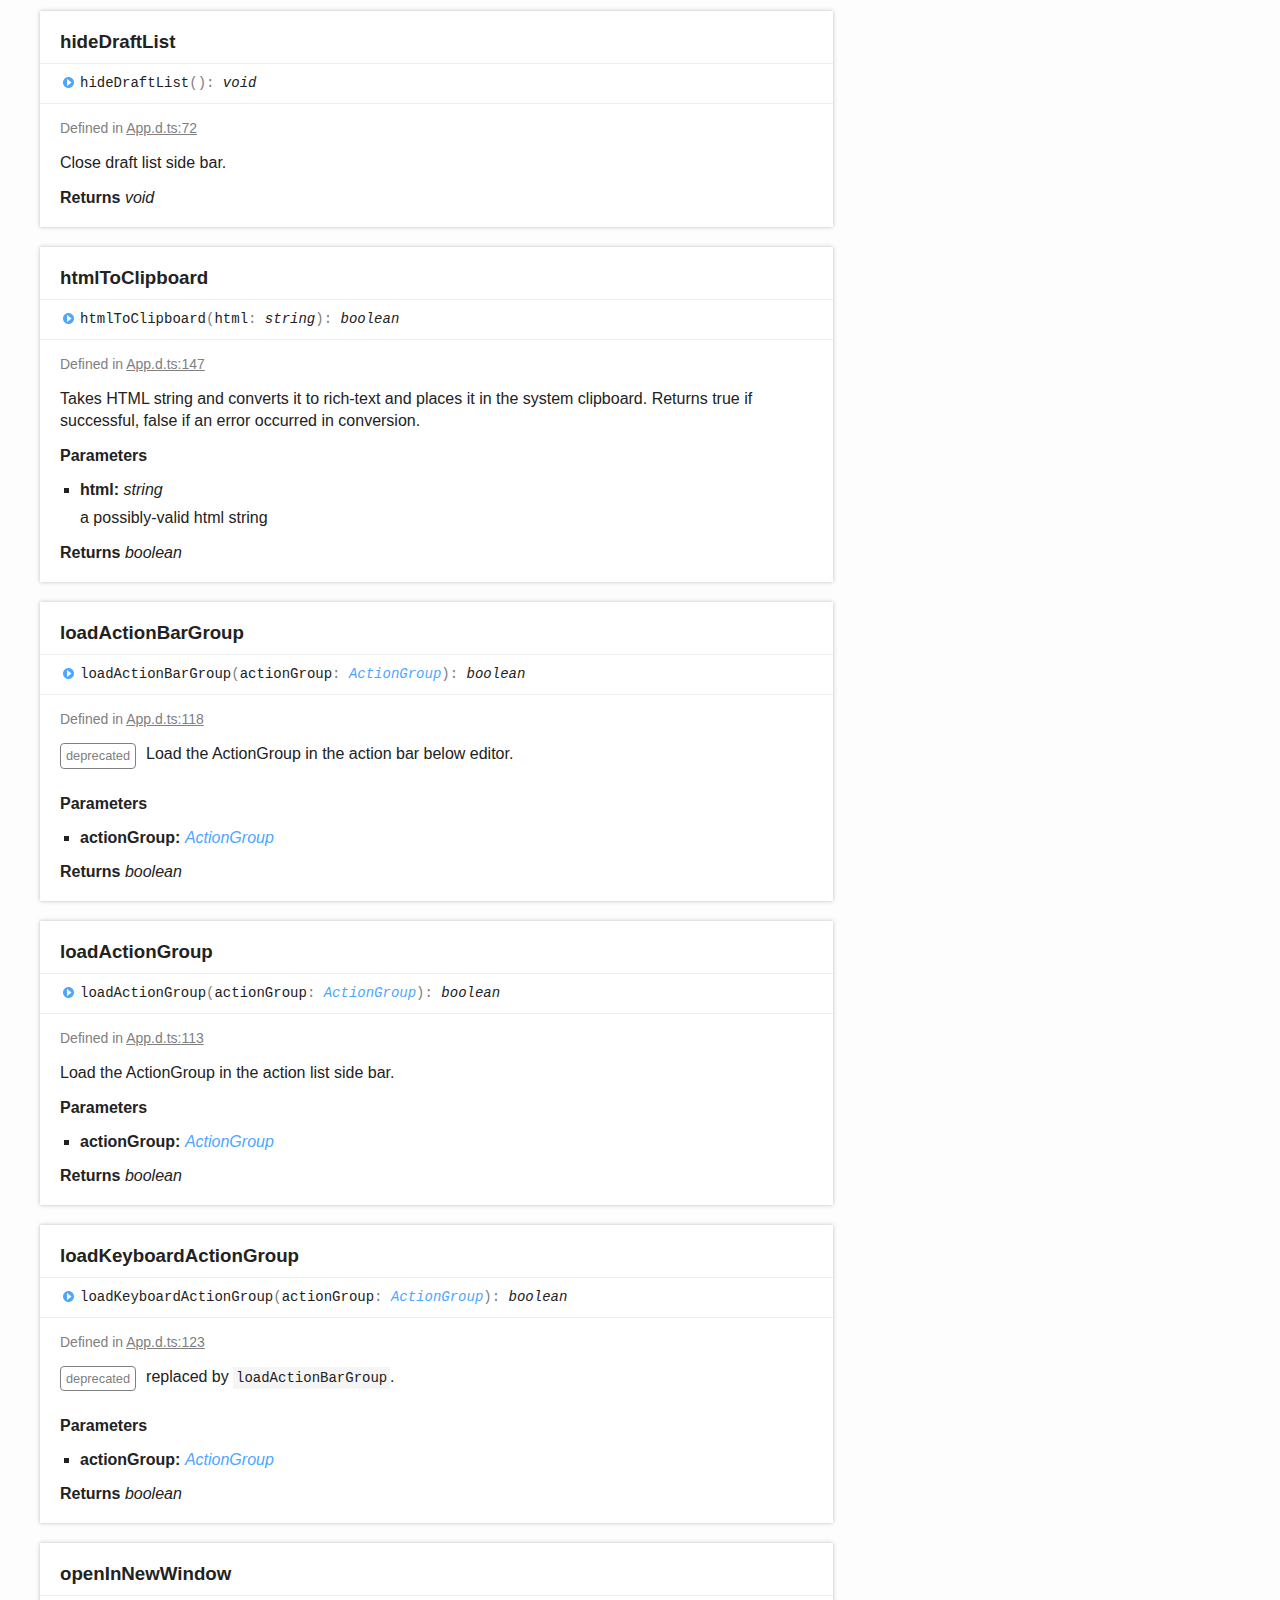
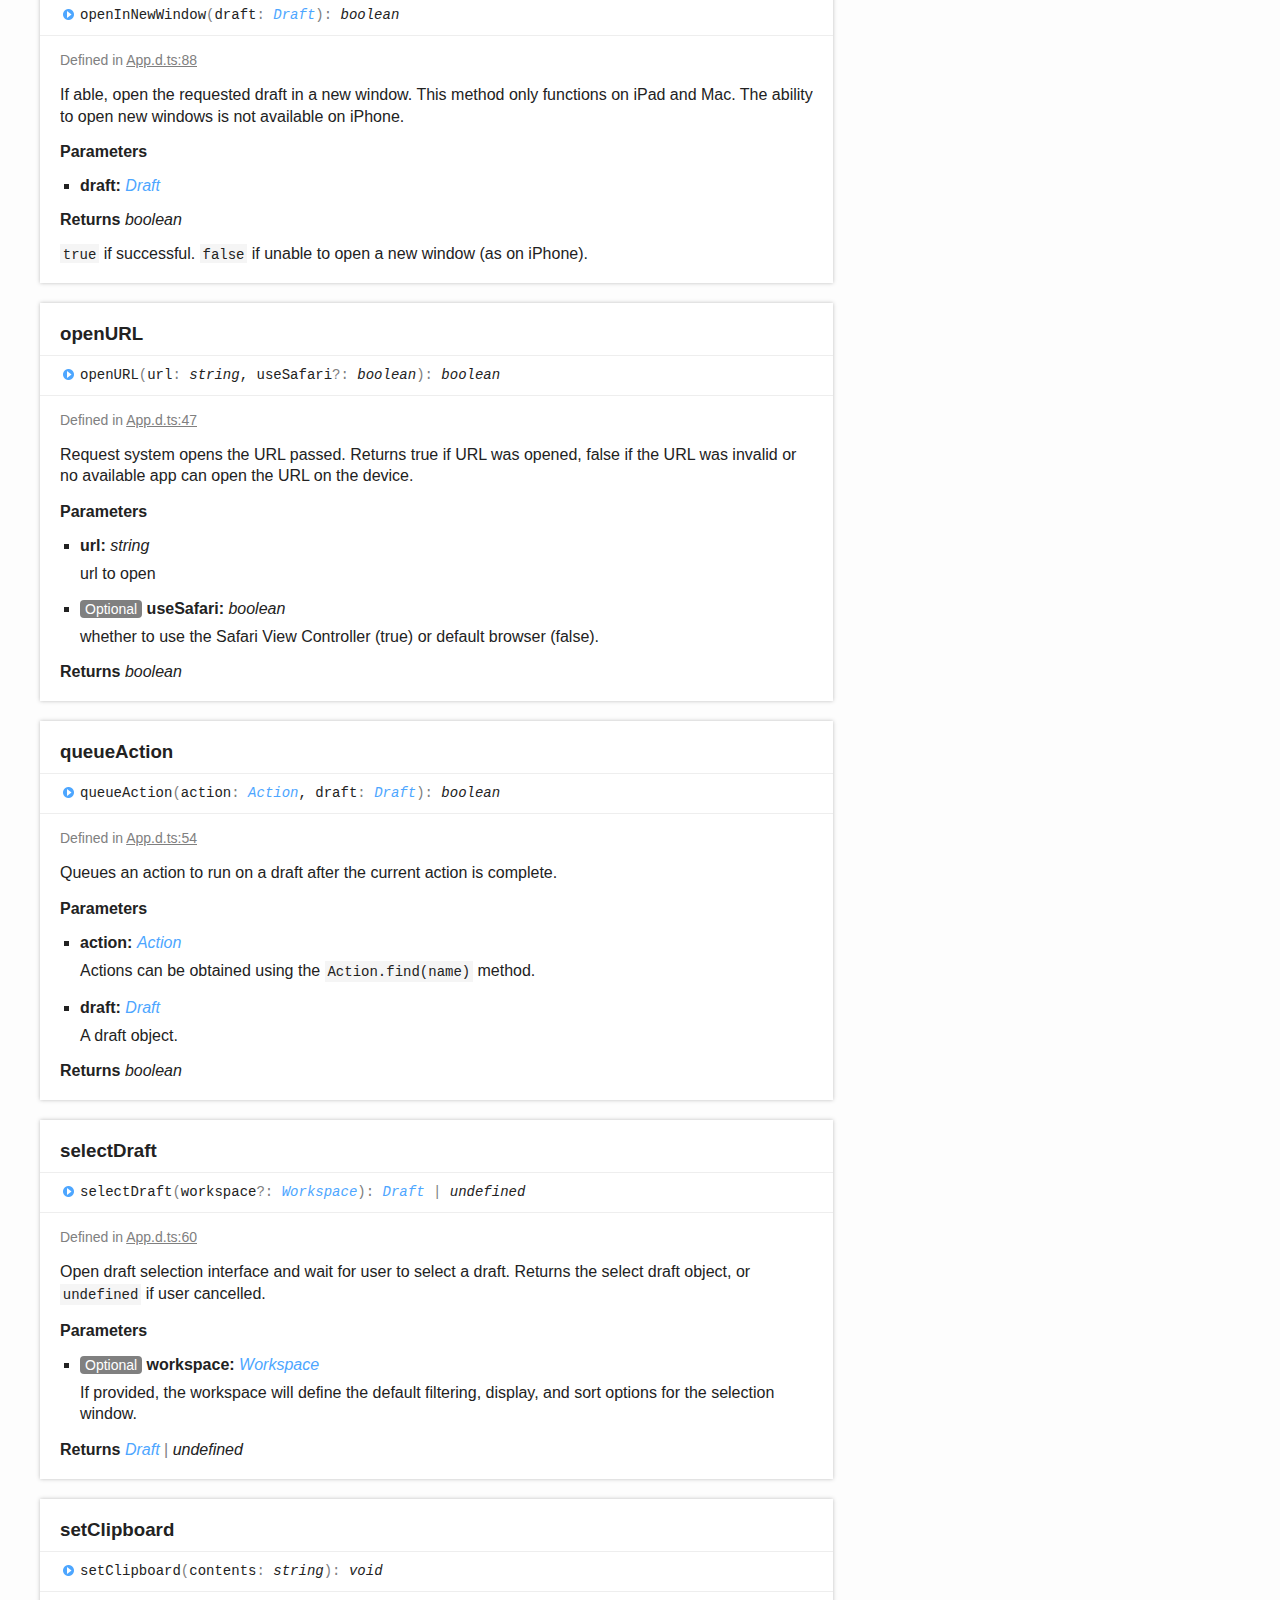
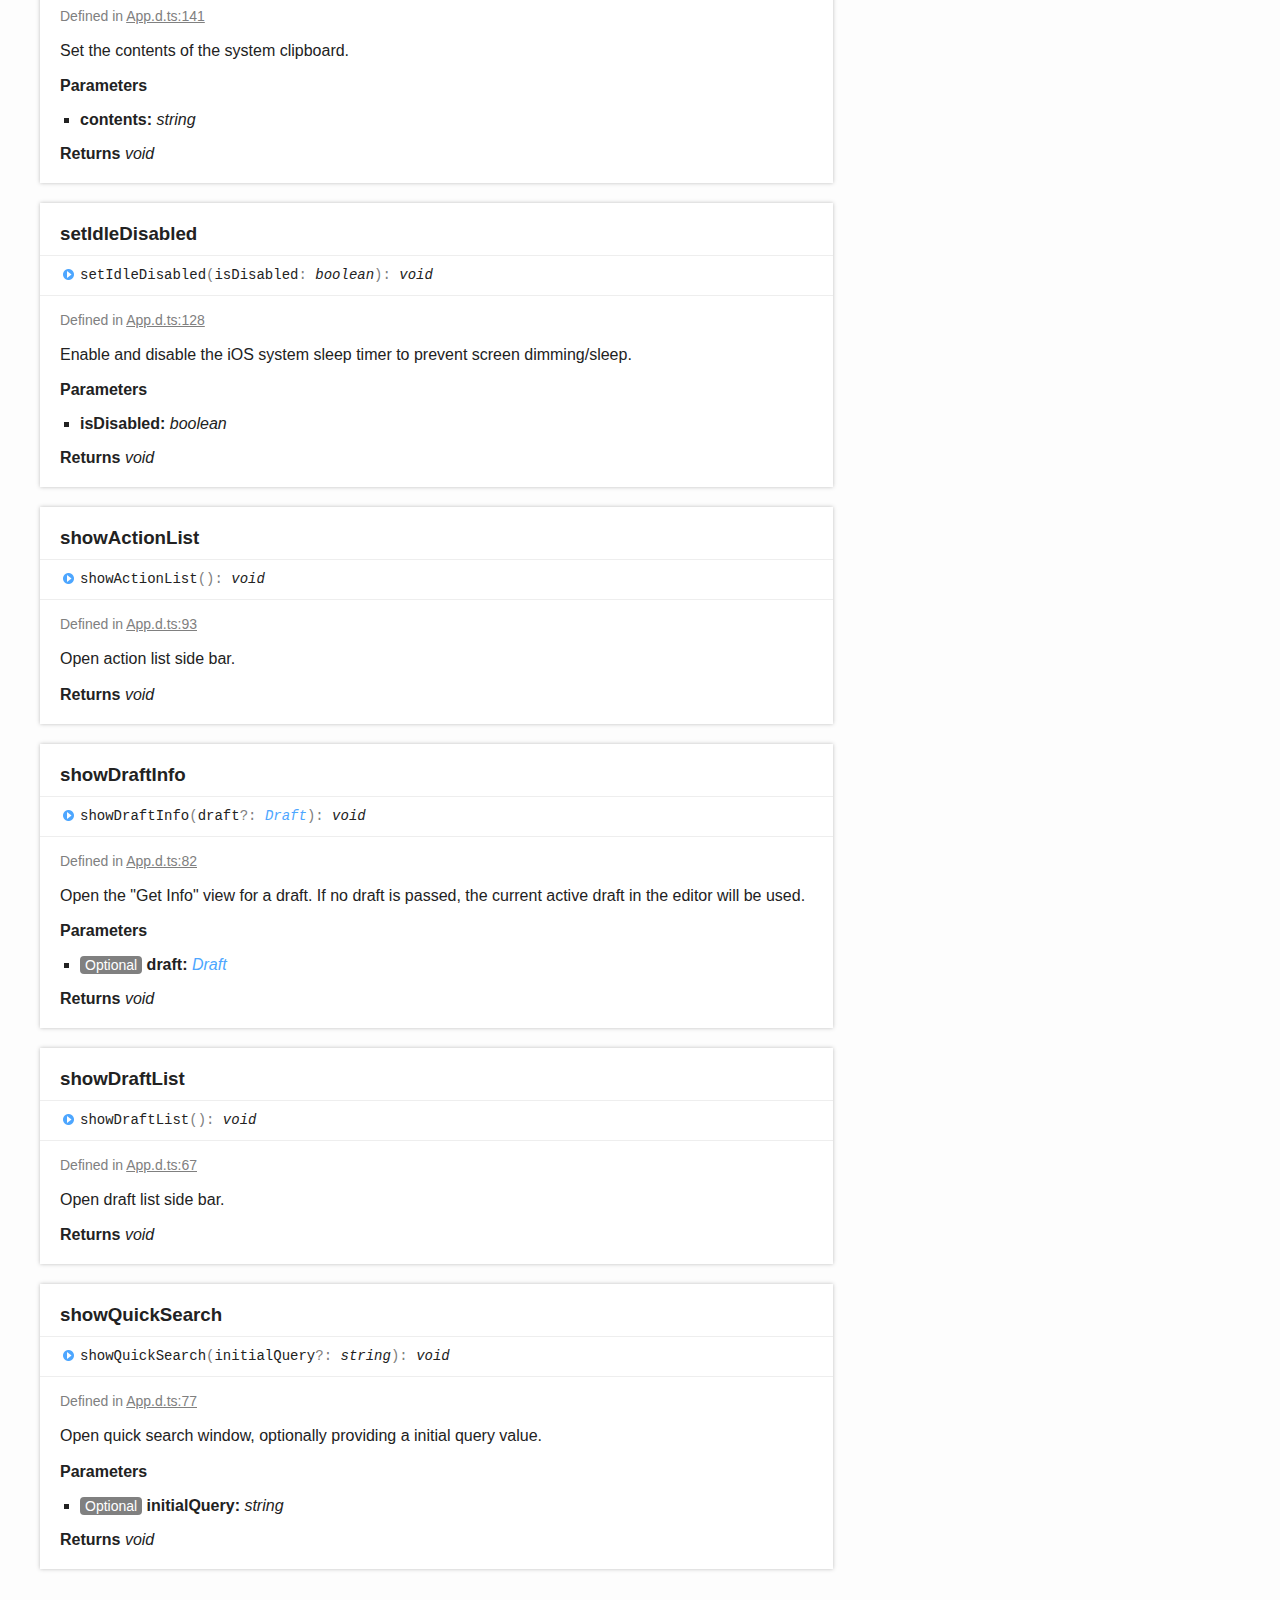
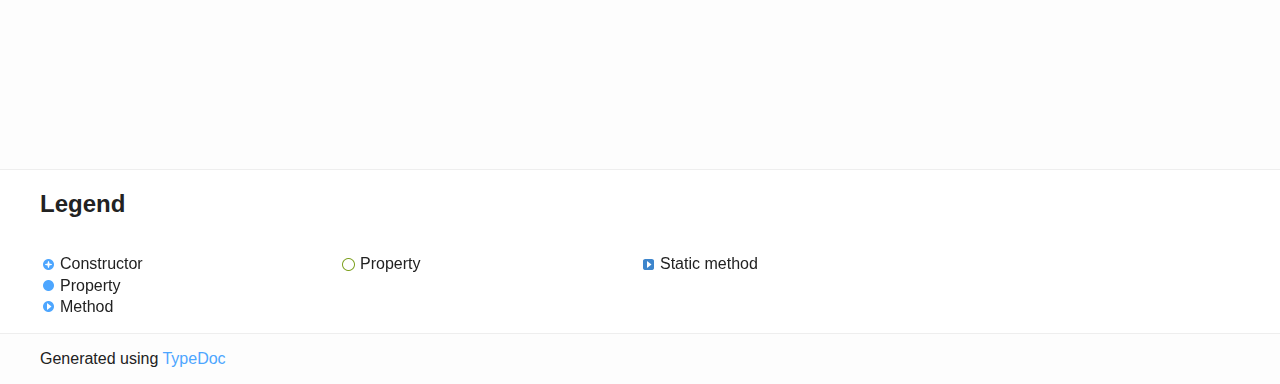
<file: classes/app.html>
<!doctype html>
<html class="default no-js">
<head>
	<meta charset="utf-8">
	<meta http-equiv="X-UA-Compatible" content="IE=edge">
	<title>App | Drafts Script Reference</title>
	<meta name="description" content="Documentation for Drafts Script Reference">
	<meta name="viewport" content="width=device-width, initial-scale=1">
	<link rel="stylesheet" href="../assets/css/main.css">
</head>
<body>
<header>
	<div class="tsd-page-toolbar">
		<div class="container">
			<div class="table-wrap">
				<div class="table-cell" id="tsd-search" data-index="../assets/js/search.json" data-base="..">
					<div class="field">
						<label for="tsd-search-field" class="tsd-widget search no-caption">Search</label>
						<input id="tsd-search-field" type="text" />
					</div>
					<ul class="results">
						<li class="state loading">Preparing search index...</li>
						<li class="state failure">The search index is not available</li>
					</ul>
					<a href="../index.html" class="title">Drafts Script Reference</a>
				</div>
				<div class="table-cell" id="tsd-widgets">
					<div id="tsd-filter">
						<a href="#" class="tsd-widget options no-caption" data-toggle="options">Options</a>
						<div class="tsd-filter-group">
							<div class="tsd-select" id="tsd-filter-visibility">
								<span class="tsd-select-label">All</span>
								<ul class="tsd-select-list">
									<li data-value="public">Public</li>
									<li data-value="protected">Public/Protected</li>
									<li data-value="private" class="selected">All</li>
								</ul>
							</div>
							<input type="checkbox" id="tsd-filter-inherited" checked />
							<label class="tsd-widget" for="tsd-filter-inherited">Inherited</label>
							<input type="checkbox" id="tsd-filter-only-exported" />
							<label class="tsd-widget" for="tsd-filter-only-exported">Only exported</label>
						</div>
					</div>
					<a href="#" class="tsd-widget menu no-caption" data-toggle="menu">Menu</a>
				</div>
			</div>
		</div>
	</div>
	<div class="tsd-page-title">
		<div class="container">
			<ul class="tsd-breadcrumb">
				<li>
					<a href="../globals.html">Globals</a>
				</li>
				<li>
					<a href="app.html">App</a>
				</li>
			</ul>
			<h1>Class App</h1>
		</div>
	</div>
</header>
<div class="container container-main">
	<div class="row">
		<div class="col-8 col-content">
			<section class="tsd-panel tsd-comment">
				<div class="tsd-comment tsd-typography">
					<div class="lead">
						<a href="#app" id="app" style="color: inherit; text-decoration: none;">
							<h1>App</h1>
						</a>
					</div>
					<p>Drafts defines a single global <code>app</code> object which provides access to application level functions.</p>
				</div>
			</section>
			<section class="tsd-panel tsd-hierarchy">
				<h3>Hierarchy</h3>
				<ul class="tsd-hierarchy">
					<li>
						<span class="target">App</span>
					</li>
				</ul>
			</section>
			<section class="tsd-panel-group tsd-index-group">
				<h2>Index</h2>
				<section class="tsd-panel tsd-index-panel">
					<div class="tsd-index-content">
						<section class="tsd-index-section ">
							<h3>Properties</h3>
							<ul class="tsd-index-list">
								<li class="tsd-kind-property tsd-parent-kind-class"><a href="app.html#currentthememode" class="tsd-kind-icon">current<wbr>Theme<wbr>Mode</a></li>
								<li class="tsd-kind-property tsd-parent-kind-class"><a href="app.html#currentworkspace" class="tsd-kind-icon">current<wbr>Workspace</a></li>
								<li class="tsd-kind-property tsd-parent-kind-class"><a href="app.html#isactionlistvisible" class="tsd-kind-icon">is<wbr>Action<wbr>List<wbr>Visible</a></li>
								<li class="tsd-kind-property tsd-parent-kind-class"><a href="app.html#isdraftlistvisible" class="tsd-kind-icon">is<wbr>Draft<wbr>List<wbr>Visible</a></li>
								<li class="tsd-kind-property tsd-parent-kind-class"><a href="app.html#isidledisabled" class="tsd-kind-icon">is<wbr>Idle<wbr>Disabled</a></li>
								<li class="tsd-kind-property tsd-parent-kind-class"><a href="app.html#ispro" class="tsd-kind-icon">is<wbr>Pro</a></li>
								<li class="tsd-kind-property tsd-parent-kind-class"><a href="app.html#thememode" class="tsd-kind-icon">theme<wbr>Mode</a></li>
								<li class="tsd-kind-property tsd-parent-kind-class"><a href="app.html#version" class="tsd-kind-icon">version</a></li>
							</ul>
						</section>
						<section class="tsd-index-section ">
							<h3>Methods</h3>
							<ul class="tsd-index-list">
								<li class="tsd-kind-method tsd-parent-kind-class"><a href="app.html#applyworkspace" class="tsd-kind-icon">apply<wbr>Workspace</a></li>
								<li class="tsd-kind-method tsd-parent-kind-class"><a href="app.html#displayerrormessage" class="tsd-kind-icon">display<wbr>Error<wbr>Message</a></li>
								<li class="tsd-kind-method tsd-parent-kind-class"><a href="app.html#displayinfomessage" class="tsd-kind-icon">display<wbr>Info<wbr>Message</a></li>
								<li class="tsd-kind-method tsd-parent-kind-class"><a href="app.html#displaysuccessmessage" class="tsd-kind-icon">display<wbr>Success<wbr>Message</a></li>
								<li class="tsd-kind-method tsd-parent-kind-class"><a href="app.html#displaywarningmessage" class="tsd-kind-icon">display<wbr>Warning<wbr>Message</a></li>
								<li class="tsd-kind-method tsd-parent-kind-class"><a href="app.html#getclipboard" class="tsd-kind-icon">get<wbr>Clipboard</a></li>
								<li class="tsd-kind-method tsd-parent-kind-class"><a href="app.html#hideactionlist" class="tsd-kind-icon">hide<wbr>Action<wbr>List</a></li>
								<li class="tsd-kind-method tsd-parent-kind-class"><a href="app.html#hidedraftlist" class="tsd-kind-icon">hide<wbr>Draft<wbr>List</a></li>
								<li class="tsd-kind-method tsd-parent-kind-class"><a href="app.html#htmltoclipboard" class="tsd-kind-icon">html<wbr>ToClipboard</a></li>
								<li class="tsd-kind-method tsd-parent-kind-class"><a href="app.html#loadactionbargroup" class="tsd-kind-icon">load<wbr>Action<wbr>Bar<wbr>Group</a></li>
								<li class="tsd-kind-method tsd-parent-kind-class"><a href="app.html#loadactiongroup" class="tsd-kind-icon">load<wbr>Action<wbr>Group</a></li>
								<li class="tsd-kind-method tsd-parent-kind-class"><a href="app.html#loadkeyboardactiongroup" class="tsd-kind-icon">load<wbr>Keyboard<wbr>Action<wbr>Group</a></li>
								<li class="tsd-kind-method tsd-parent-kind-class"><a href="app.html#openinnewwindow" class="tsd-kind-icon">open<wbr>InNew<wbr>Window</a></li>
								<li class="tsd-kind-method tsd-parent-kind-class"><a href="app.html#openurl" class="tsd-kind-icon">openURL</a></li>
								<li class="tsd-kind-method tsd-parent-kind-class"><a href="app.html#queueaction" class="tsd-kind-icon">queue<wbr>Action</a></li>
								<li class="tsd-kind-method tsd-parent-kind-class"><a href="app.html#selectdraft" class="tsd-kind-icon">select<wbr>Draft</a></li>
								<li class="tsd-kind-method tsd-parent-kind-class"><a href="app.html#setclipboard" class="tsd-kind-icon">set<wbr>Clipboard</a></li>
								<li class="tsd-kind-method tsd-parent-kind-class"><a href="app.html#setidledisabled" class="tsd-kind-icon">set<wbr>Idle<wbr>Disabled</a></li>
								<li class="tsd-kind-method tsd-parent-kind-class"><a href="app.html#showactionlist" class="tsd-kind-icon">show<wbr>Action<wbr>List</a></li>
								<li class="tsd-kind-method tsd-parent-kind-class"><a href="app.html#showdraftinfo" class="tsd-kind-icon">show<wbr>Draft<wbr>Info</a></li>
								<li class="tsd-kind-method tsd-parent-kind-class"><a href="app.html#showdraftlist" class="tsd-kind-icon">show<wbr>Draft<wbr>List</a></li>
								<li class="tsd-kind-method tsd-parent-kind-class"><a href="app.html#showquicksearch" class="tsd-kind-icon">show<wbr>Quick<wbr>Search</a></li>
							</ul>
						</section>
					</div>
				</section>
			</section>
			<section class="tsd-panel-group tsd-member-group ">
				<h2>Properties</h2>
				<section class="tsd-panel tsd-member tsd-kind-property tsd-parent-kind-class">
					<a name="currentthememode" class="tsd-anchor"></a>
					<h3><span class="tsd-flag ts-flagReadonly">Readonly</span> current<wbr>Theme<wbr>Mode</h3>
					<div class="tsd-signature tsd-kind-icon">current<wbr>Theme<wbr>Mode<span class="tsd-signature-symbol">:</span> <span class="tsd-signature-type">"light"</span><span class="tsd-signature-symbol"> | </span><span class="tsd-signature-type">"dark"</span></div>
					<aside class="tsd-sources">
						<ul>
							<li>Defined in <a href="https://github.com/agiletortoise/drafts-script-reference/blob/73fbb8d/src/App.d.ts#L25">App.d.ts:25</a></li>
						</ul>
					</aside>
					<div class="tsd-comment tsd-typography">
						<div class="lead">
							<p>Returns the active theme mode, light or dark, taking into account automatic switching of themes if active. If writing scripts to branch logic based on the current mode, this is the best property to use.</p>
						</div>
					</div>
				</section>
				<section class="tsd-panel tsd-member tsd-kind-property tsd-parent-kind-class">
					<a name="currentworkspace" class="tsd-anchor"></a>
					<h3>current<wbr>Workspace</h3>
					<div class="tsd-signature tsd-kind-icon">current<wbr>Workspace<span class="tsd-signature-symbol">:</span> <a href="workspace.html" class="tsd-signature-type">Workspace</a></div>
					<aside class="tsd-sources">
						<ul>
							<li>Defined in <a href="https://github.com/agiletortoise/drafts-script-reference/blob/73fbb8d/src/App.d.ts#L108">App.d.ts:108</a></li>
						</ul>
					</aside>
					<div class="tsd-comment tsd-typography">
						<div class="lead">
							<p>Returns a workspace object configured like the workspace currently loaded in the draft list of the active window. Useful when creating logic which reacts contextually to the workspace loaded.</p>
						</div>
					</div>
				</section>
				<section class="tsd-panel tsd-member tsd-kind-property tsd-parent-kind-class">
					<a name="isactionlistvisible" class="tsd-anchor"></a>
					<h3><span class="tsd-flag ts-flagReadonly">Readonly</span> is<wbr>Action<wbr>List<wbr>Visible</h3>
					<div class="tsd-signature tsd-kind-icon">is<wbr>Action<wbr>List<wbr>Visible<span class="tsd-signature-symbol">:</span> <span class="tsd-signature-type">boolean</span></div>
					<aside class="tsd-sources">
						<ul>
							<li>Defined in <a href="https://github.com/agiletortoise/drafts-script-reference/blob/73fbb8d/src/App.d.ts#L35">App.d.ts:35</a></li>
						</ul>
					</aside>
					<div class="tsd-comment tsd-typography">
						<div class="lead">
							<p>Is the action list side panel is visible.</p>
						</div>
					</div>
				</section>
				<section class="tsd-panel tsd-member tsd-kind-property tsd-parent-kind-class">
					<a name="isdraftlistvisible" class="tsd-anchor"></a>
					<h3><span class="tsd-flag ts-flagReadonly">Readonly</span> is<wbr>Draft<wbr>List<wbr>Visible</h3>
					<div class="tsd-signature tsd-kind-icon">is<wbr>Draft<wbr>List<wbr>Visible<span class="tsd-signature-symbol">:</span> <span class="tsd-signature-type">boolean</span></div>
					<aside class="tsd-sources">
						<ul>
							<li>Defined in <a href="https://github.com/agiletortoise/drafts-script-reference/blob/73fbb8d/src/App.d.ts#L30">App.d.ts:30</a></li>
						</ul>
					</aside>
					<div class="tsd-comment tsd-typography">
						<div class="lead">
							<p>Is the draft list side panel is visible.</p>
						</div>
					</div>
				</section>
				<section class="tsd-panel tsd-member tsd-kind-property tsd-parent-kind-class">
					<a name="isidledisabled" class="tsd-anchor"></a>
					<h3>is<wbr>Idle<wbr>Disabled</h3>
					<div class="tsd-signature tsd-kind-icon">is<wbr>Idle<wbr>Disabled<span class="tsd-signature-symbol">:</span> <span class="tsd-signature-type">boolean</span></div>
					<aside class="tsd-sources">
						<ul>
							<li>Defined in <a href="https://github.com/agiletortoise/drafts-script-reference/blob/73fbb8d/src/App.d.ts#L40">App.d.ts:40</a></li>
						</ul>
					</aside>
					<div class="tsd-comment tsd-typography">
						<div class="lead">
							<p>Is system sleep timer disabled preventing screen dimming/sleep.</p>
						</div>
					</div>
				</section>
				<section class="tsd-panel tsd-member tsd-kind-property tsd-parent-kind-class">
					<a name="ispro" class="tsd-anchor"></a>
					<h3><span class="tsd-flag ts-flagReadonly">Readonly</span> is<wbr>Pro</h3>
					<div class="tsd-signature tsd-kind-icon">is<wbr>Pro<span class="tsd-signature-symbol">:</span> <span class="tsd-signature-type">boolean</span></div>
					<aside class="tsd-sources">
						<ul>
							<li>Defined in <a href="https://github.com/agiletortoise/drafts-script-reference/blob/73fbb8d/src/App.d.ts#L10">App.d.ts:10</a></li>
						</ul>
					</aside>
					<div class="tsd-comment tsd-typography">
						<div class="lead">
							<p>Returns true if app has an active Drafts Pro subscription.</p>
						</div>
					</div>
				</section>
				<section class="tsd-panel tsd-member tsd-kind-property tsd-parent-kind-class">
					<a name="thememode" class="tsd-anchor"></a>
					<h3>theme<wbr>Mode</h3>
					<div class="tsd-signature tsd-kind-icon">theme<wbr>Mode<span class="tsd-signature-symbol">:</span> <span class="tsd-signature-type">"light"</span><span class="tsd-signature-symbol"> | </span><span class="tsd-signature-type">"dark"</span><span class="tsd-signature-symbol"> | </span><span class="tsd-signature-type">"automatic"</span></div>
					<aside class="tsd-sources">
						<ul>
							<li>Defined in <a href="https://github.com/agiletortoise/drafts-script-reference/blob/73fbb8d/src/App.d.ts#L20">App.d.ts:20</a></li>
						</ul>
					</aside>
					<div class="tsd-comment tsd-typography">
						<div class="lead">
							<p>Get or set themeMode.</p>
						</div>
					</div>
				</section>
				<section class="tsd-panel tsd-member tsd-kind-property tsd-parent-kind-class">
					<a name="version" class="tsd-anchor"></a>
					<h3><span class="tsd-flag ts-flagReadonly">Readonly</span> version</h3>
					<div class="tsd-signature tsd-kind-icon">version<span class="tsd-signature-symbol">:</span> <span class="tsd-signature-type">string</span></div>
					<aside class="tsd-sources">
						<ul>
							<li>Defined in <a href="https://github.com/agiletortoise/drafts-script-reference/blob/73fbb8d/src/App.d.ts#L15">App.d.ts:15</a></li>
						</ul>
					</aside>
					<div class="tsd-comment tsd-typography">
						<div class="lead">
							<p>Version number of current installation of Drafts.</p>
						</div>
					</div>
				</section>
			</section>
			<section class="tsd-panel-group tsd-member-group ">
				<h2>Methods</h2>
				<section class="tsd-panel tsd-member tsd-kind-method tsd-parent-kind-class">
					<a name="applyworkspace" class="tsd-anchor"></a>
					<h3>apply<wbr>Workspace</h3>
					<ul class="tsd-signatures tsd-kind-method tsd-parent-kind-class">
						<li class="tsd-signature tsd-kind-icon">apply<wbr>Workspace<span class="tsd-signature-symbol">(</span>workspace<span class="tsd-signature-symbol">?: </span><a href="workspace.html" class="tsd-signature-type">Workspace</a><span class="tsd-signature-symbol">)</span><span class="tsd-signature-symbol">: </span><span class="tsd-signature-type">boolean</span></li>
					</ul>
					<ul class="tsd-descriptions">
						<li class="tsd-description">
							<aside class="tsd-sources">
								<ul>
									<li>Defined in <a href="https://github.com/agiletortoise/drafts-script-reference/blob/73fbb8d/src/App.d.ts#L103">App.d.ts:103</a></li>
								</ul>
							</aside>
							<div class="tsd-comment tsd-typography">
								<div class="lead">
									<p>Apply the Workspace as if it was selected in draft list. Calling this function with no arguments will clear filters and apply the default workspace.</p>
								</div>
							</div>
							<h4 class="tsd-parameters-title">Parameters</h4>
							<ul class="tsd-parameters">
								<li>
									<h5><span class="tsd-flag ts-flagOptional">Optional</span> workspace: <a href="workspace.html" class="tsd-signature-type">Workspace</a></h5>
								</li>
							</ul>
							<h4 class="tsd-returns-title">Returns <span class="tsd-signature-type">boolean</span></h4>
						</li>
					</ul>
				</section>
				<section class="tsd-panel tsd-member tsd-kind-method tsd-parent-kind-class">
					<a name="displayerrormessage" class="tsd-anchor"></a>
					<h3>display<wbr>Error<wbr>Message</h3>
					<ul class="tsd-signatures tsd-kind-method tsd-parent-kind-class">
						<li class="tsd-signature tsd-kind-icon">display<wbr>Error<wbr>Message<span class="tsd-signature-symbol">(</span>message<span class="tsd-signature-symbol">: </span><span class="tsd-signature-type">string</span><span class="tsd-signature-symbol">)</span><span class="tsd-signature-symbol">: </span><span class="tsd-signature-type">void</span></li>
					</ul>
					<ul class="tsd-descriptions">
						<li class="tsd-description">
							<aside class="tsd-sources">
								<ul>
									<li>Defined in <a href="https://github.com/agiletortoise/drafts-script-reference/blob/73fbb8d/src/App.d.ts#L165">App.d.ts:165</a></li>
								</ul>
							</aside>
							<div class="tsd-comment tsd-typography">
								<div class="lead">
									<p>Show error banner notification with the message passed.</p>
								</div>
							</div>
							<h4 class="tsd-parameters-title">Parameters</h4>
							<ul class="tsd-parameters">
								<li>
									<h5>message: <span class="tsd-signature-type">string</span></h5>
								</li>
							</ul>
							<h4 class="tsd-returns-title">Returns <span class="tsd-signature-type">void</span></h4>
						</li>
					</ul>
				</section>
				<section class="tsd-panel tsd-member tsd-kind-method tsd-parent-kind-class">
					<a name="displayinfomessage" class="tsd-anchor"></a>
					<h3>display<wbr>Info<wbr>Message</h3>
					<ul class="tsd-signatures tsd-kind-method tsd-parent-kind-class">
						<li class="tsd-signature tsd-kind-icon">display<wbr>Info<wbr>Message<span class="tsd-signature-symbol">(</span>message<span class="tsd-signature-symbol">: </span><span class="tsd-signature-type">string</span><span class="tsd-signature-symbol">)</span><span class="tsd-signature-symbol">: </span><span class="tsd-signature-type">void</span></li>
					</ul>
					<ul class="tsd-descriptions">
						<li class="tsd-description">
							<aside class="tsd-sources">
								<ul>
									<li>Defined in <a href="https://github.com/agiletortoise/drafts-script-reference/blob/73fbb8d/src/App.d.ts#L157">App.d.ts:157</a></li>
								</ul>
							</aside>
							<div class="tsd-comment tsd-typography">
								<div class="lead">
									<p>Show info banner notification with the message passed.</p>
								</div>
							</div>
							<h4 class="tsd-parameters-title">Parameters</h4>
							<ul class="tsd-parameters">
								<li>
									<h5>message: <span class="tsd-signature-type">string</span></h5>
								</li>
							</ul>
							<h4 class="tsd-returns-title">Returns <span class="tsd-signature-type">void</span></h4>
						</li>
					</ul>
				</section>
				<section class="tsd-panel tsd-member tsd-kind-method tsd-parent-kind-class">
					<a name="displaysuccessmessage" class="tsd-anchor"></a>
					<h3>display<wbr>Success<wbr>Message</h3>
					<ul class="tsd-signatures tsd-kind-method tsd-parent-kind-class">
						<li class="tsd-signature tsd-kind-icon">display<wbr>Success<wbr>Message<span class="tsd-signature-symbol">(</span>message<span class="tsd-signature-symbol">: </span><span class="tsd-signature-type">string</span><span class="tsd-signature-symbol">)</span><span class="tsd-signature-symbol">: </span><span class="tsd-signature-type">void</span></li>
					</ul>
					<ul class="tsd-descriptions">
						<li class="tsd-description">
							<aside class="tsd-sources">
								<ul>
									<li>Defined in <a href="https://github.com/agiletortoise/drafts-script-reference/blob/73fbb8d/src/App.d.ts#L153">App.d.ts:153</a></li>
								</ul>
							</aside>
							<div class="tsd-comment tsd-typography">
								<div class="lead">
									<p>Show success banner notification with the message passed.</p>
								</div>
							</div>
							<h4 class="tsd-parameters-title">Parameters</h4>
							<ul class="tsd-parameters">
								<li>
									<h5>message: <span class="tsd-signature-type">string</span></h5>
								</li>
							</ul>
							<h4 class="tsd-returns-title">Returns <span class="tsd-signature-type">void</span></h4>
						</li>
					</ul>
				</section>
				<section class="tsd-panel tsd-member tsd-kind-method tsd-parent-kind-class">
					<a name="displaywarningmessage" class="tsd-anchor"></a>
					<h3>display<wbr>Warning<wbr>Message</h3>
					<ul class="tsd-signatures tsd-kind-method tsd-parent-kind-class">
						<li class="tsd-signature tsd-kind-icon">display<wbr>Warning<wbr>Message<span class="tsd-signature-symbol">(</span>message<span class="tsd-signature-symbol">: </span><span class="tsd-signature-type">string</span><span class="tsd-signature-symbol">)</span><span class="tsd-signature-symbol">: </span><span class="tsd-signature-type">void</span></li>
					</ul>
					<ul class="tsd-descriptions">
						<li class="tsd-description">
							<aside class="tsd-sources">
								<ul>
									<li>Defined in <a href="https://github.com/agiletortoise/drafts-script-reference/blob/73fbb8d/src/App.d.ts#L161">App.d.ts:161</a></li>
								</ul>
							</aside>
							<div class="tsd-comment tsd-typography">
								<div class="lead">
									<p>Show warning banner notification with the message passed.</p>
								</div>
							</div>
							<h4 class="tsd-parameters-title">Parameters</h4>
							<ul class="tsd-parameters">
								<li>
									<h5>message: <span class="tsd-signature-type">string</span></h5>
								</li>
							</ul>
							<h4 class="tsd-returns-title">Returns <span class="tsd-signature-type">void</span></h4>
						</li>
					</ul>
				</section>
				<section class="tsd-panel tsd-member tsd-kind-method tsd-parent-kind-class">
					<a name="getclipboard" class="tsd-anchor"></a>
					<h3>get<wbr>Clipboard</h3>
					<ul class="tsd-signatures tsd-kind-method tsd-parent-kind-class">
						<li class="tsd-signature tsd-kind-icon">get<wbr>Clipboard<span class="tsd-signature-symbol">(</span><span class="tsd-signature-symbol">)</span><span class="tsd-signature-symbol">: </span><span class="tsd-signature-type">string</span></li>
					</ul>
					<ul class="tsd-descriptions">
						<li class="tsd-description">
							<aside class="tsd-sources">
								<ul>
									<li>Defined in <a href="https://github.com/agiletortoise/drafts-script-reference/blob/73fbb8d/src/App.d.ts#L135">App.d.ts:135</a></li>
								</ul>
							</aside>
							<div class="tsd-comment tsd-typography">
								<div class="lead">
									<p>Get current contents of the system clipboard.</p>
								</div>
							</div>
							<h4 class="tsd-returns-title">Returns <span class="tsd-signature-type">string</span></h4>
						</li>
					</ul>
				</section>
				<section class="tsd-panel tsd-member tsd-kind-method tsd-parent-kind-class">
					<a name="hideactionlist" class="tsd-anchor"></a>
					<h3>hide<wbr>Action<wbr>List</h3>
					<ul class="tsd-signatures tsd-kind-method tsd-parent-kind-class">
						<li class="tsd-signature tsd-kind-icon">hide<wbr>Action<wbr>List<span class="tsd-signature-symbol">(</span><span class="tsd-signature-symbol">)</span><span class="tsd-signature-symbol">: </span><span class="tsd-signature-type">void</span></li>
					</ul>
					<ul class="tsd-descriptions">
						<li class="tsd-description">
							<aside class="tsd-sources">
								<ul>
									<li>Defined in <a href="https://github.com/agiletortoise/drafts-script-reference/blob/73fbb8d/src/App.d.ts#L98">App.d.ts:98</a></li>
								</ul>
							</aside>
							<div class="tsd-comment tsd-typography">
								<div class="lead">
									<p>Close action list side bar.</p>
								</div>
							</div>
							<h4 class="tsd-returns-title">Returns <span class="tsd-signature-type">void</span></h4>
						</li>
					</ul>
				</section>
				<section class="tsd-panel tsd-member tsd-kind-method tsd-parent-kind-class">
					<a name="hidedraftlist" class="tsd-anchor"></a>
					<h3>hide<wbr>Draft<wbr>List</h3>
					<ul class="tsd-signatures tsd-kind-method tsd-parent-kind-class">
						<li class="tsd-signature tsd-kind-icon">hide<wbr>Draft<wbr>List<span class="tsd-signature-symbol">(</span><span class="tsd-signature-symbol">)</span><span class="tsd-signature-symbol">: </span><span class="tsd-signature-type">void</span></li>
					</ul>
					<ul class="tsd-descriptions">
						<li class="tsd-description">
							<aside class="tsd-sources">
								<ul>
									<li>Defined in <a href="https://github.com/agiletortoise/drafts-script-reference/blob/73fbb8d/src/App.d.ts#L72">App.d.ts:72</a></li>
								</ul>
							</aside>
							<div class="tsd-comment tsd-typography">
								<div class="lead">
									<p>Close draft list side bar.</p>
								</div>
							</div>
							<h4 class="tsd-returns-title">Returns <span class="tsd-signature-type">void</span></h4>
						</li>
					</ul>
				</section>
				<section class="tsd-panel tsd-member tsd-kind-method tsd-parent-kind-class">
					<a name="htmltoclipboard" class="tsd-anchor"></a>
					<h3>html<wbr>ToClipboard</h3>
					<ul class="tsd-signatures tsd-kind-method tsd-parent-kind-class">
						<li class="tsd-signature tsd-kind-icon">html<wbr>ToClipboard<span class="tsd-signature-symbol">(</span>html<span class="tsd-signature-symbol">: </span><span class="tsd-signature-type">string</span><span class="tsd-signature-symbol">)</span><span class="tsd-signature-symbol">: </span><span class="tsd-signature-type">boolean</span></li>
					</ul>
					<ul class="tsd-descriptions">
						<li class="tsd-description">
							<aside class="tsd-sources">
								<ul>
									<li>Defined in <a href="https://github.com/agiletortoise/drafts-script-reference/blob/73fbb8d/src/App.d.ts#L147">App.d.ts:147</a></li>
								</ul>
							</aside>
							<div class="tsd-comment tsd-typography">
								<div class="lead">
									<p>Takes HTML string and converts it to rich-text and places it in the system clipboard. Returns true if successful, false if an error occurred in conversion.</p>
								</div>
							</div>
							<h4 class="tsd-parameters-title">Parameters</h4>
							<ul class="tsd-parameters">
								<li>
									<h5>html: <span class="tsd-signature-type">string</span></h5>
									<div class="tsd-comment tsd-typography">
										<p>a possibly-valid html string</p>
									</div>
								</li>
							</ul>
							<h4 class="tsd-returns-title">Returns <span class="tsd-signature-type">boolean</span></h4>
						</li>
					</ul>
				</section>
				<section class="tsd-panel tsd-member tsd-kind-method tsd-parent-kind-class">
					<a name="loadactionbargroup" class="tsd-anchor"></a>
					<h3>load<wbr>Action<wbr>Bar<wbr>Group</h3>
					<ul class="tsd-signatures tsd-kind-method tsd-parent-kind-class">
						<li class="tsd-signature tsd-kind-icon">load<wbr>Action<wbr>Bar<wbr>Group<span class="tsd-signature-symbol">(</span>actionGroup<span class="tsd-signature-symbol">: </span><a href="actiongroup.html" class="tsd-signature-type">ActionGroup</a><span class="tsd-signature-symbol">)</span><span class="tsd-signature-symbol">: </span><span class="tsd-signature-type">boolean</span></li>
					</ul>
					<ul class="tsd-descriptions">
						<li class="tsd-description">
							<aside class="tsd-sources">
								<ul>
									<li>Defined in <a href="https://github.com/agiletortoise/drafts-script-reference/blob/73fbb8d/src/App.d.ts#L118">App.d.ts:118</a></li>
								</ul>
							</aside>
							<div class="tsd-comment tsd-typography">
								<dl class="tsd-comment-tags">
									<dt>deprecated</dt>
									<dd><p>Load the ActionGroup in the action bar below editor.</p>
									</dd>
								</dl>
							</div>
							<h4 class="tsd-parameters-title">Parameters</h4>
							<ul class="tsd-parameters">
								<li>
									<h5>actionGroup: <a href="actiongroup.html" class="tsd-signature-type">ActionGroup</a></h5>
								</li>
							</ul>
							<h4 class="tsd-returns-title">Returns <span class="tsd-signature-type">boolean</span></h4>
						</li>
					</ul>
				</section>
				<section class="tsd-panel tsd-member tsd-kind-method tsd-parent-kind-class">
					<a name="loadactiongroup" class="tsd-anchor"></a>
					<h3>load<wbr>Action<wbr>Group</h3>
					<ul class="tsd-signatures tsd-kind-method tsd-parent-kind-class">
						<li class="tsd-signature tsd-kind-icon">load<wbr>Action<wbr>Group<span class="tsd-signature-symbol">(</span>actionGroup<span class="tsd-signature-symbol">: </span><a href="actiongroup.html" class="tsd-signature-type">ActionGroup</a><span class="tsd-signature-symbol">)</span><span class="tsd-signature-symbol">: </span><span class="tsd-signature-type">boolean</span></li>
					</ul>
					<ul class="tsd-descriptions">
						<li class="tsd-description">
							<aside class="tsd-sources">
								<ul>
									<li>Defined in <a href="https://github.com/agiletortoise/drafts-script-reference/blob/73fbb8d/src/App.d.ts#L113">App.d.ts:113</a></li>
								</ul>
							</aside>
							<div class="tsd-comment tsd-typography">
								<div class="lead">
									<p>Load the ActionGroup in the action list side bar.</p>
								</div>
							</div>
							<h4 class="tsd-parameters-title">Parameters</h4>
							<ul class="tsd-parameters">
								<li>
									<h5>actionGroup: <a href="actiongroup.html" class="tsd-signature-type">ActionGroup</a></h5>
								</li>
							</ul>
							<h4 class="tsd-returns-title">Returns <span class="tsd-signature-type">boolean</span></h4>
						</li>
					</ul>
				</section>
				<section class="tsd-panel tsd-member tsd-kind-method tsd-parent-kind-class">
					<a name="loadkeyboardactiongroup" class="tsd-anchor"></a>
					<h3>load<wbr>Keyboard<wbr>Action<wbr>Group</h3>
					<ul class="tsd-signatures tsd-kind-method tsd-parent-kind-class">
						<li class="tsd-signature tsd-kind-icon">load<wbr>Keyboard<wbr>Action<wbr>Group<span class="tsd-signature-symbol">(</span>actionGroup<span class="tsd-signature-symbol">: </span><a href="actiongroup.html" class="tsd-signature-type">ActionGroup</a><span class="tsd-signature-symbol">)</span><span class="tsd-signature-symbol">: </span><span class="tsd-signature-type">boolean</span></li>
					</ul>
					<ul class="tsd-descriptions">
						<li class="tsd-description">
							<aside class="tsd-sources">
								<ul>
									<li>Defined in <a href="https://github.com/agiletortoise/drafts-script-reference/blob/73fbb8d/src/App.d.ts#L123">App.d.ts:123</a></li>
								</ul>
							</aside>
							<div class="tsd-comment tsd-typography">
								<dl class="tsd-comment-tags">
									<dt>deprecated</dt>
									<dd><p>replaced by <code>loadActionBarGroup</code>.</p>
									</dd>
								</dl>
							</div>
							<h4 class="tsd-parameters-title">Parameters</h4>
							<ul class="tsd-parameters">
								<li>
									<h5>actionGroup: <a href="actiongroup.html" class="tsd-signature-type">ActionGroup</a></h5>
								</li>
							</ul>
							<h4 class="tsd-returns-title">Returns <span class="tsd-signature-type">boolean</span></h4>
						</li>
					</ul>
				</section>
				<section class="tsd-panel tsd-member tsd-kind-method tsd-parent-kind-class">
					<a name="openinnewwindow" class="tsd-anchor"></a>
					<h3>open<wbr>InNew<wbr>Window</h3>
					<ul class="tsd-signatures tsd-kind-method tsd-parent-kind-class">
						<li class="tsd-signature tsd-kind-icon">open<wbr>InNew<wbr>Window<span class="tsd-signature-symbol">(</span>draft<span class="tsd-signature-symbol">: </span><a href="draft.html" class="tsd-signature-type">Draft</a><span class="tsd-signature-symbol">)</span><span class="tsd-signature-symbol">: </span><span class="tsd-signature-type">boolean</span></li>
					</ul>
					<ul class="tsd-descriptions">
						<li class="tsd-description">
							<aside class="tsd-sources">
								<ul>
									<li>Defined in <a href="https://github.com/agiletortoise/drafts-script-reference/blob/73fbb8d/src/App.d.ts#L88">App.d.ts:88</a></li>
								</ul>
							</aside>
							<div class="tsd-comment tsd-typography">
								<div class="lead">
									<p>If able, open the requested draft in a new window. This method only functions on iPad and Mac. The ability to open new windows is not available on iPhone.</p>
								</div>
							</div>
							<h4 class="tsd-parameters-title">Parameters</h4>
							<ul class="tsd-parameters">
								<li>
									<h5>draft: <a href="draft.html" class="tsd-signature-type">Draft</a></h5>
								</li>
							</ul>
							<h4 class="tsd-returns-title">Returns <span class="tsd-signature-type">boolean</span></h4>
							<p><code>true</code> if successful. <code>false</code> if unable to open a new window (as on iPhone).</p>
						</li>
					</ul>
				</section>
				<section class="tsd-panel tsd-member tsd-kind-method tsd-parent-kind-class">
					<a name="openurl" class="tsd-anchor"></a>
					<h3>openURL</h3>
					<ul class="tsd-signatures tsd-kind-method tsd-parent-kind-class">
						<li class="tsd-signature tsd-kind-icon">openURL<span class="tsd-signature-symbol">(</span>url<span class="tsd-signature-symbol">: </span><span class="tsd-signature-type">string</span>, useSafari<span class="tsd-signature-symbol">?: </span><span class="tsd-signature-type">boolean</span><span class="tsd-signature-symbol">)</span><span class="tsd-signature-symbol">: </span><span class="tsd-signature-type">boolean</span></li>
					</ul>
					<ul class="tsd-descriptions">
						<li class="tsd-description">
							<aside class="tsd-sources">
								<ul>
									<li>Defined in <a href="https://github.com/agiletortoise/drafts-script-reference/blob/73fbb8d/src/App.d.ts#L47">App.d.ts:47</a></li>
								</ul>
							</aside>
							<div class="tsd-comment tsd-typography">
								<div class="lead">
									<p>Request system opens the URL passed. Returns true if URL was opened, false if the URL was invalid or no available app can open the URL on the device.</p>
								</div>
							</div>
							<h4 class="tsd-parameters-title">Parameters</h4>
							<ul class="tsd-parameters">
								<li>
									<h5>url: <span class="tsd-signature-type">string</span></h5>
									<div class="tsd-comment tsd-typography">
										<p>url to open</p>
									</div>
								</li>
								<li>
									<h5><span class="tsd-flag ts-flagOptional">Optional</span> useSafari: <span class="tsd-signature-type">boolean</span></h5>
									<div class="tsd-comment tsd-typography">
										<p>whether to use the Safari View Controller (true) or default browser (false).</p>
									</div>
								</li>
							</ul>
							<h4 class="tsd-returns-title">Returns <span class="tsd-signature-type">boolean</span></h4>
						</li>
					</ul>
				</section>
				<section class="tsd-panel tsd-member tsd-kind-method tsd-parent-kind-class">
					<a name="queueaction" class="tsd-anchor"></a>
					<h3>queue<wbr>Action</h3>
					<ul class="tsd-signatures tsd-kind-method tsd-parent-kind-class">
						<li class="tsd-signature tsd-kind-icon">queue<wbr>Action<span class="tsd-signature-symbol">(</span>action<span class="tsd-signature-symbol">: </span><a href="action.html" class="tsd-signature-type">Action</a>, draft<span class="tsd-signature-symbol">: </span><a href="draft.html" class="tsd-signature-type">Draft</a><span class="tsd-signature-symbol">)</span><span class="tsd-signature-symbol">: </span><span class="tsd-signature-type">boolean</span></li>
					</ul>
					<ul class="tsd-descriptions">
						<li class="tsd-description">
							<aside class="tsd-sources">
								<ul>
									<li>Defined in <a href="https://github.com/agiletortoise/drafts-script-reference/blob/73fbb8d/src/App.d.ts#L54">App.d.ts:54</a></li>
								</ul>
							</aside>
							<div class="tsd-comment tsd-typography">
								<div class="lead">
									<p>Queues an action to run on a draft after the current action is complete.</p>
								</div>
							</div>
							<h4 class="tsd-parameters-title">Parameters</h4>
							<ul class="tsd-parameters">
								<li>
									<h5>action: <a href="action.html" class="tsd-signature-type">Action</a></h5>
									<div class="tsd-comment tsd-typography">
										<p>Actions can be obtained using the <code>Action.find(name)</code> method.</p>
									</div>
								</li>
								<li>
									<h5>draft: <a href="draft.html" class="tsd-signature-type">Draft</a></h5>
									<div class="tsd-comment tsd-typography">
										<p>A draft object.</p>
									</div>
								</li>
							</ul>
							<h4 class="tsd-returns-title">Returns <span class="tsd-signature-type">boolean</span></h4>
						</li>
					</ul>
				</section>
				<section class="tsd-panel tsd-member tsd-kind-method tsd-parent-kind-class">
					<a name="selectdraft" class="tsd-anchor"></a>
					<h3>select<wbr>Draft</h3>
					<ul class="tsd-signatures tsd-kind-method tsd-parent-kind-class">
						<li class="tsd-signature tsd-kind-icon">select<wbr>Draft<span class="tsd-signature-symbol">(</span>workspace<span class="tsd-signature-symbol">?: </span><a href="workspace.html" class="tsd-signature-type">Workspace</a><span class="tsd-signature-symbol">)</span><span class="tsd-signature-symbol">: </span><a href="draft.html" class="tsd-signature-type">Draft</a><span class="tsd-signature-symbol"> | </span><span class="tsd-signature-type">undefined</span></li>
					</ul>
					<ul class="tsd-descriptions">
						<li class="tsd-description">
							<aside class="tsd-sources">
								<ul>
									<li>Defined in <a href="https://github.com/agiletortoise/drafts-script-reference/blob/73fbb8d/src/App.d.ts#L60">App.d.ts:60</a></li>
								</ul>
							</aside>
							<div class="tsd-comment tsd-typography">
								<div class="lead">
									<p>Open draft selection interface and wait for user to select a draft. Returns the select draft object, or <code>undefined</code> if user cancelled.</p>
								</div>
							</div>
							<h4 class="tsd-parameters-title">Parameters</h4>
							<ul class="tsd-parameters">
								<li>
									<h5><span class="tsd-flag ts-flagOptional">Optional</span> workspace: <a href="workspace.html" class="tsd-signature-type">Workspace</a></h5>
									<div class="tsd-comment tsd-typography">
										<p>If provided, the workspace will define the default filtering, display, and sort options for the selection window.</p>
									</div>
								</li>
							</ul>
							<h4 class="tsd-returns-title">Returns <a href="draft.html" class="tsd-signature-type">Draft</a><span class="tsd-signature-symbol"> | </span><span class="tsd-signature-type">undefined</span></h4>
						</li>
					</ul>
				</section>
				<section class="tsd-panel tsd-member tsd-kind-method tsd-parent-kind-class">
					<a name="setclipboard" class="tsd-anchor"></a>
					<h3>set<wbr>Clipboard</h3>
					<ul class="tsd-signatures tsd-kind-method tsd-parent-kind-class">
						<li class="tsd-signature tsd-kind-icon">set<wbr>Clipboard<span class="tsd-signature-symbol">(</span>contents<span class="tsd-signature-symbol">: </span><span class="tsd-signature-type">string</span><span class="tsd-signature-symbol">)</span><span class="tsd-signature-symbol">: </span><span class="tsd-signature-type">void</span></li>
					</ul>
					<ul class="tsd-descriptions">
						<li class="tsd-description">
							<aside class="tsd-sources">
								<ul>
									<li>Defined in <a href="https://github.com/agiletortoise/drafts-script-reference/blob/73fbb8d/src/App.d.ts#L141">App.d.ts:141</a></li>
								</ul>
							</aside>
							<div class="tsd-comment tsd-typography">
								<div class="lead">
									<p>Set the contents of the system clipboard.</p>
								</div>
							</div>
							<h4 class="tsd-parameters-title">Parameters</h4>
							<ul class="tsd-parameters">
								<li>
									<h5>contents: <span class="tsd-signature-type">string</span></h5>
								</li>
							</ul>
							<h4 class="tsd-returns-title">Returns <span class="tsd-signature-type">void</span></h4>
						</li>
					</ul>
				</section>
				<section class="tsd-panel tsd-member tsd-kind-method tsd-parent-kind-class">
					<a name="setidledisabled" class="tsd-anchor"></a>
					<h3>set<wbr>Idle<wbr>Disabled</h3>
					<ul class="tsd-signatures tsd-kind-method tsd-parent-kind-class">
						<li class="tsd-signature tsd-kind-icon">set<wbr>Idle<wbr>Disabled<span class="tsd-signature-symbol">(</span>isDisabled<span class="tsd-signature-symbol">: </span><span class="tsd-signature-type">boolean</span><span class="tsd-signature-symbol">)</span><span class="tsd-signature-symbol">: </span><span class="tsd-signature-type">void</span></li>
					</ul>
					<ul class="tsd-descriptions">
						<li class="tsd-description">
							<aside class="tsd-sources">
								<ul>
									<li>Defined in <a href="https://github.com/agiletortoise/drafts-script-reference/blob/73fbb8d/src/App.d.ts#L128">App.d.ts:128</a></li>
								</ul>
							</aside>
							<div class="tsd-comment tsd-typography">
								<div class="lead">
									<p>Enable and disable the iOS system sleep timer to prevent screen dimming/sleep.</p>
								</div>
							</div>
							<h4 class="tsd-parameters-title">Parameters</h4>
							<ul class="tsd-parameters">
								<li>
									<h5>isDisabled: <span class="tsd-signature-type">boolean</span></h5>
								</li>
							</ul>
							<h4 class="tsd-returns-title">Returns <span class="tsd-signature-type">void</span></h4>
						</li>
					</ul>
				</section>
				<section class="tsd-panel tsd-member tsd-kind-method tsd-parent-kind-class">
					<a name="showactionlist" class="tsd-anchor"></a>
					<h3>show<wbr>Action<wbr>List</h3>
					<ul class="tsd-signatures tsd-kind-method tsd-parent-kind-class">
						<li class="tsd-signature tsd-kind-icon">show<wbr>Action<wbr>List<span class="tsd-signature-symbol">(</span><span class="tsd-signature-symbol">)</span><span class="tsd-signature-symbol">: </span><span class="tsd-signature-type">void</span></li>
					</ul>
					<ul class="tsd-descriptions">
						<li class="tsd-description">
							<aside class="tsd-sources">
								<ul>
									<li>Defined in <a href="https://github.com/agiletortoise/drafts-script-reference/blob/73fbb8d/src/App.d.ts#L93">App.d.ts:93</a></li>
								</ul>
							</aside>
							<div class="tsd-comment tsd-typography">
								<div class="lead">
									<p>Open action list side bar.</p>
								</div>
							</div>
							<h4 class="tsd-returns-title">Returns <span class="tsd-signature-type">void</span></h4>
						</li>
					</ul>
				</section>
				<section class="tsd-panel tsd-member tsd-kind-method tsd-parent-kind-class">
					<a name="showdraftinfo" class="tsd-anchor"></a>
					<h3>show<wbr>Draft<wbr>Info</h3>
					<ul class="tsd-signatures tsd-kind-method tsd-parent-kind-class">
						<li class="tsd-signature tsd-kind-icon">show<wbr>Draft<wbr>Info<span class="tsd-signature-symbol">(</span>draft<span class="tsd-signature-symbol">?: </span><a href="draft.html" class="tsd-signature-type">Draft</a><span class="tsd-signature-symbol">)</span><span class="tsd-signature-symbol">: </span><span class="tsd-signature-type">void</span></li>
					</ul>
					<ul class="tsd-descriptions">
						<li class="tsd-description">
							<aside class="tsd-sources">
								<ul>
									<li>Defined in <a href="https://github.com/agiletortoise/drafts-script-reference/blob/73fbb8d/src/App.d.ts#L82">App.d.ts:82</a></li>
								</ul>
							</aside>
							<div class="tsd-comment tsd-typography">
								<div class="lead">
									<p>Open the &quot;Get Info&quot; view for a draft. If no draft is passed, the current active draft in the editor will be used.</p>
								</div>
							</div>
							<h4 class="tsd-parameters-title">Parameters</h4>
							<ul class="tsd-parameters">
								<li>
									<h5><span class="tsd-flag ts-flagOptional">Optional</span> draft: <a href="draft.html" class="tsd-signature-type">Draft</a></h5>
								</li>
							</ul>
							<h4 class="tsd-returns-title">Returns <span class="tsd-signature-type">void</span></h4>
						</li>
					</ul>
				</section>
				<section class="tsd-panel tsd-member tsd-kind-method tsd-parent-kind-class">
					<a name="showdraftlist" class="tsd-anchor"></a>
					<h3>show<wbr>Draft<wbr>List</h3>
					<ul class="tsd-signatures tsd-kind-method tsd-parent-kind-class">
						<li class="tsd-signature tsd-kind-icon">show<wbr>Draft<wbr>List<span class="tsd-signature-symbol">(</span><span class="tsd-signature-symbol">)</span><span class="tsd-signature-symbol">: </span><span class="tsd-signature-type">void</span></li>
					</ul>
					<ul class="tsd-descriptions">
						<li class="tsd-description">
							<aside class="tsd-sources">
								<ul>
									<li>Defined in <a href="https://github.com/agiletortoise/drafts-script-reference/blob/73fbb8d/src/App.d.ts#L67">App.d.ts:67</a></li>
								</ul>
							</aside>
							<div class="tsd-comment tsd-typography">
								<div class="lead">
									<p>Open draft list side bar.</p>
								</div>
							</div>
							<h4 class="tsd-returns-title">Returns <span class="tsd-signature-type">void</span></h4>
						</li>
					</ul>
				</section>
				<section class="tsd-panel tsd-member tsd-kind-method tsd-parent-kind-class">
					<a name="showquicksearch" class="tsd-anchor"></a>
					<h3>show<wbr>Quick<wbr>Search</h3>
					<ul class="tsd-signatures tsd-kind-method tsd-parent-kind-class">
						<li class="tsd-signature tsd-kind-icon">show<wbr>Quick<wbr>Search<span class="tsd-signature-symbol">(</span>initialQuery<span class="tsd-signature-symbol">?: </span><span class="tsd-signature-type">string</span><span class="tsd-signature-symbol">)</span><span class="tsd-signature-symbol">: </span><span class="tsd-signature-type">void</span></li>
					</ul>
					<ul class="tsd-descriptions">
						<li class="tsd-description">
							<aside class="tsd-sources">
								<ul>
									<li>Defined in <a href="https://github.com/agiletortoise/drafts-script-reference/blob/73fbb8d/src/App.d.ts#L77">App.d.ts:77</a></li>
								</ul>
							</aside>
							<div class="tsd-comment tsd-typography">
								<div class="lead">
									<p>Open quick search window, optionally providing a initial query value.</p>
								</div>
							</div>
							<h4 class="tsd-parameters-title">Parameters</h4>
							<ul class="tsd-parameters">
								<li>
									<h5><span class="tsd-flag ts-flagOptional">Optional</span> initialQuery: <span class="tsd-signature-type">string</span></h5>
								</li>
							</ul>
							<h4 class="tsd-returns-title">Returns <span class="tsd-signature-type">void</span></h4>
						</li>
					</ul>
				</section>
			</section>
		</div>
		<div class="col-4 col-menu menu-sticky-wrap menu-highlight">
			<nav class="tsd-navigation primary">
				<ul>
					<li class="globals  ">
						<a href="../globals.html"><em>Globals</em></a>
					</li>
				</ul>
			</nav>
			<nav class="tsd-navigation secondary menu-sticky">
				<ul class="before-current">
				</ul>
				<ul class="current">
					<li class="current tsd-kind-class">
						<a href="app.html" class="tsd-kind-icon">App</a>
						<ul>
							<li class=" tsd-kind-property tsd-parent-kind-class">
								<a href="app.html#currentthememode" class="tsd-kind-icon">current<wbr>Theme<wbr>Mode</a>
							</li>
							<li class=" tsd-kind-property tsd-parent-kind-class">
								<a href="app.html#currentworkspace" class="tsd-kind-icon">current<wbr>Workspace</a>
							</li>
							<li class=" tsd-kind-property tsd-parent-kind-class">
								<a href="app.html#isactionlistvisible" class="tsd-kind-icon">is<wbr>Action<wbr>List<wbr>Visible</a>
							</li>
							<li class=" tsd-kind-property tsd-parent-kind-class">
								<a href="app.html#isdraftlistvisible" class="tsd-kind-icon">is<wbr>Draft<wbr>List<wbr>Visible</a>
							</li>
							<li class=" tsd-kind-property tsd-parent-kind-class">
								<a href="app.html#isidledisabled" class="tsd-kind-icon">is<wbr>Idle<wbr>Disabled</a>
							</li>
							<li class=" tsd-kind-property tsd-parent-kind-class">
								<a href="app.html#ispro" class="tsd-kind-icon">is<wbr>Pro</a>
							</li>
							<li class=" tsd-kind-property tsd-parent-kind-class">
								<a href="app.html#thememode" class="tsd-kind-icon">theme<wbr>Mode</a>
							</li>
							<li class=" tsd-kind-property tsd-parent-kind-class">
								<a href="app.html#version" class="tsd-kind-icon">version</a>
							</li>
							<li class=" tsd-kind-method tsd-parent-kind-class">
								<a href="app.html#applyworkspace" class="tsd-kind-icon">apply<wbr>Workspace</a>
							</li>
							<li class=" tsd-kind-method tsd-parent-kind-class">
								<a href="app.html#displayerrormessage" class="tsd-kind-icon">display<wbr>Error<wbr>Message</a>
							</li>
							<li class=" tsd-kind-method tsd-parent-kind-class">
								<a href="app.html#displayinfomessage" class="tsd-kind-icon">display<wbr>Info<wbr>Message</a>
							</li>
							<li class=" tsd-kind-method tsd-parent-kind-class">
								<a href="app.html#displaysuccessmessage" class="tsd-kind-icon">display<wbr>Success<wbr>Message</a>
							</li>
							<li class=" tsd-kind-method tsd-parent-kind-class">
								<a href="app.html#displaywarningmessage" class="tsd-kind-icon">display<wbr>Warning<wbr>Message</a>
							</li>
							<li class=" tsd-kind-method tsd-parent-kind-class">
								<a href="app.html#getclipboard" class="tsd-kind-icon">get<wbr>Clipboard</a>
							</li>
							<li class=" tsd-kind-method tsd-parent-kind-class">
								<a href="app.html#hideactionlist" class="tsd-kind-icon">hide<wbr>Action<wbr>List</a>
							</li>
							<li class=" tsd-kind-method tsd-parent-kind-class">
								<a href="app.html#hidedraftlist" class="tsd-kind-icon">hide<wbr>Draft<wbr>List</a>
							</li>
							<li class=" tsd-kind-method tsd-parent-kind-class">
								<a href="app.html#htmltoclipboard" class="tsd-kind-icon">html<wbr>ToClipboard</a>
							</li>
							<li class=" tsd-kind-method tsd-parent-kind-class">
								<a href="app.html#loadactionbargroup" class="tsd-kind-icon">load<wbr>Action<wbr>Bar<wbr>Group</a>
							</li>
							<li class=" tsd-kind-method tsd-parent-kind-class">
								<a href="app.html#loadactiongroup" class="tsd-kind-icon">load<wbr>Action<wbr>Group</a>
							</li>
							<li class=" tsd-kind-method tsd-parent-kind-class">
								<a href="app.html#loadkeyboardactiongroup" class="tsd-kind-icon">load<wbr>Keyboard<wbr>Action<wbr>Group</a>
							</li>
							<li class=" tsd-kind-method tsd-parent-kind-class">
								<a href="app.html#openinnewwindow" class="tsd-kind-icon">open<wbr>InNew<wbr>Window</a>
							</li>
							<li class=" tsd-kind-method tsd-parent-kind-class">
								<a href="app.html#openurl" class="tsd-kind-icon">openURL</a>
							</li>
							<li class=" tsd-kind-method tsd-parent-kind-class">
								<a href="app.html#queueaction" class="tsd-kind-icon">queue<wbr>Action</a>
							</li>
							<li class=" tsd-kind-method tsd-parent-kind-class">
								<a href="app.html#selectdraft" class="tsd-kind-icon">select<wbr>Draft</a>
							</li>
							<li class=" tsd-kind-method tsd-parent-kind-class">
								<a href="app.html#setclipboard" class="tsd-kind-icon">set<wbr>Clipboard</a>
							</li>
							<li class=" tsd-kind-method tsd-parent-kind-class">
								<a href="app.html#setidledisabled" class="tsd-kind-icon">set<wbr>Idle<wbr>Disabled</a>
							</li>
							<li class=" tsd-kind-method tsd-parent-kind-class">
								<a href="app.html#showactionlist" class="tsd-kind-icon">show<wbr>Action<wbr>List</a>
							</li>
							<li class=" tsd-kind-method tsd-parent-kind-class">
								<a href="app.html#showdraftinfo" class="tsd-kind-icon">show<wbr>Draft<wbr>Info</a>
							</li>
							<li class=" tsd-kind-method tsd-parent-kind-class">
								<a href="app.html#showdraftlist" class="tsd-kind-icon">show<wbr>Draft<wbr>List</a>
							</li>
							<li class=" tsd-kind-method tsd-parent-kind-class">
								<a href="app.html#showquicksearch" class="tsd-kind-icon">show<wbr>Quick<wbr>Search</a>
							</li>
						</ul>
					</li>
				</ul>
				<ul class="after-current">
				</ul>
			</nav>
		</div>
	</div>
</div>
<footer class="with-border-bottom">
	<div class="container">
		<h2>Legend</h2>
		<div class="tsd-legend-group">
			<ul class="tsd-legend">
				<li class="tsd-kind-constructor tsd-parent-kind-class"><span class="tsd-kind-icon">Constructor</span></li>
				<li class="tsd-kind-property tsd-parent-kind-class"><span class="tsd-kind-icon">Property</span></li>
				<li class="tsd-kind-method tsd-parent-kind-class"><span class="tsd-kind-icon">Method</span></li>
			</ul>
			<ul class="tsd-legend">
				<li class="tsd-kind-property tsd-parent-kind-interface"><span class="tsd-kind-icon">Property</span></li>
			</ul>
			<ul class="tsd-legend">
				<li class="tsd-kind-method tsd-parent-kind-class tsd-is-static"><span class="tsd-kind-icon">Static method</span></li>
			</ul>
		</div>
	</div>
</footer>
<div class="container tsd-generator">
	<p>Generated using <a href="https://typedoc.org/" target="_blank">TypeDoc</a></p>
</div>
<div class="overlay"></div>
<script src="../assets/js/main.js"></script>
<script>if (location.protocol == 'file:') document.write('<script src="../assets/js/search.js"><' + '/script>');</script>
</body>
</html>
</file>
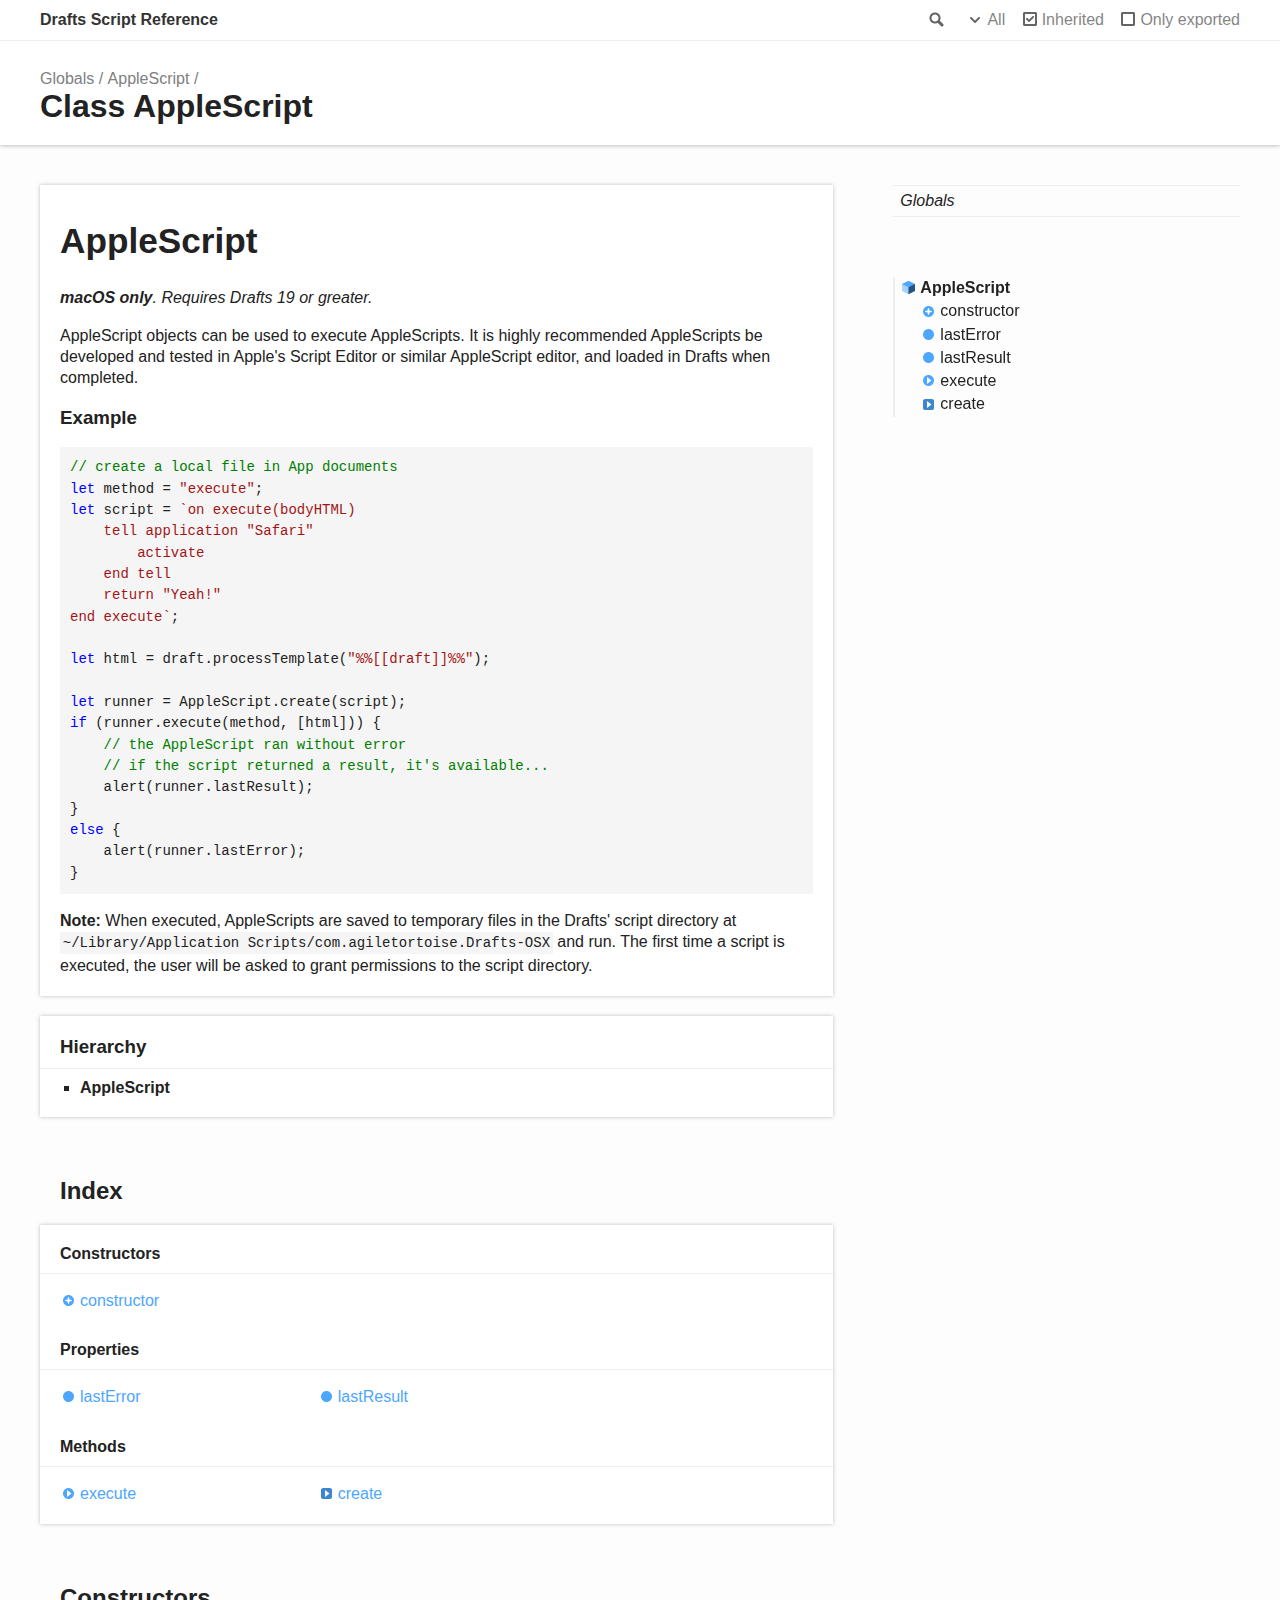
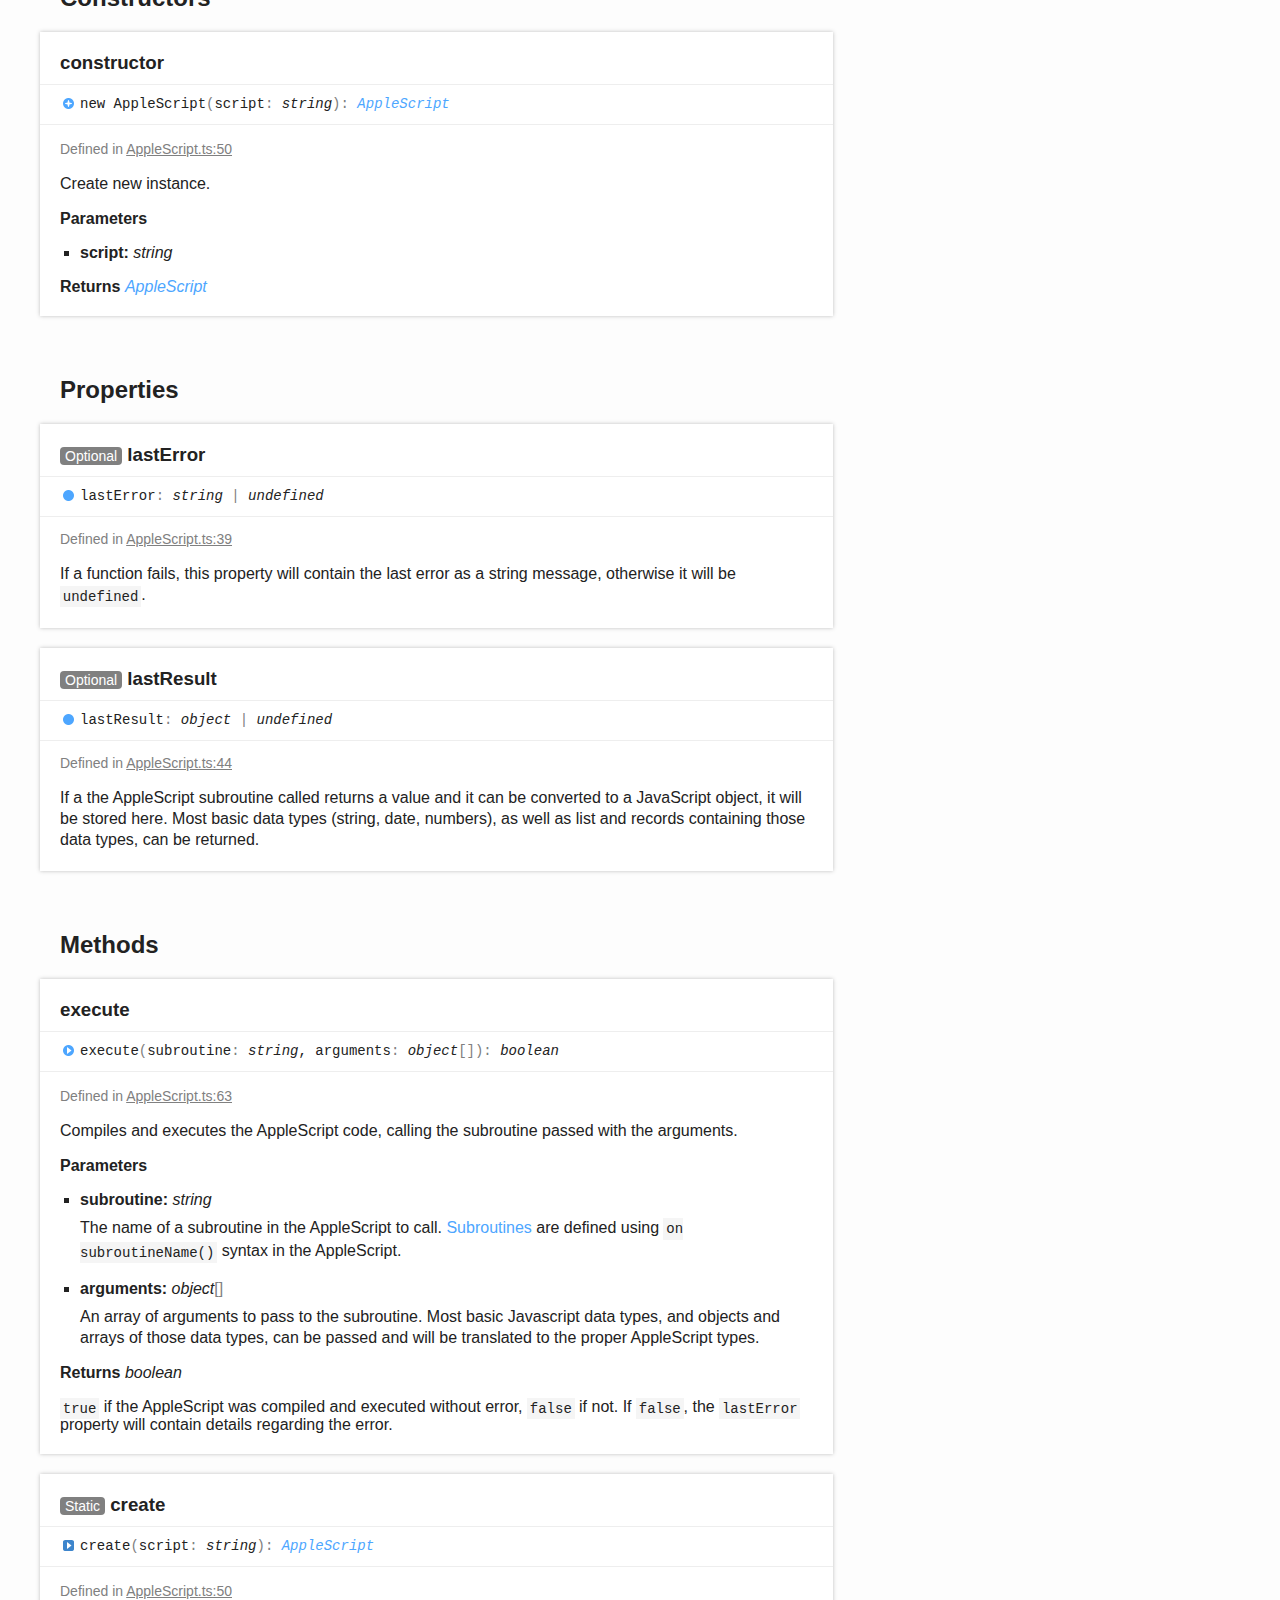
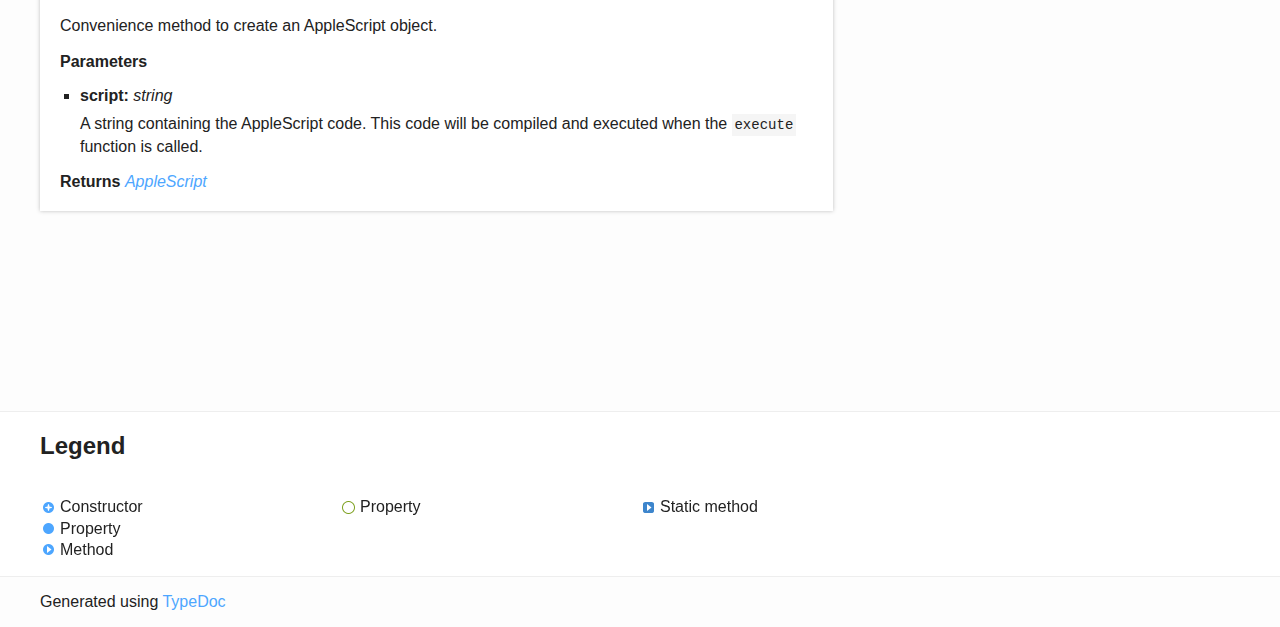
<file: classes/applescript.html>
<!doctype html>
<html class="default no-js">
<head>
	<meta charset="utf-8">
	<meta http-equiv="X-UA-Compatible" content="IE=edge">
	<title>AppleScript | Drafts Script Reference</title>
	<meta name="description" content="Documentation for Drafts Script Reference">
	<meta name="viewport" content="width=device-width, initial-scale=1">
	<link rel="stylesheet" href="../assets/css/main.css">
</head>
<body>
<header>
	<div class="tsd-page-toolbar">
		<div class="container">
			<div class="table-wrap">
				<div class="table-cell" id="tsd-search" data-index="../assets/js/search.json" data-base="..">
					<div class="field">
						<label for="tsd-search-field" class="tsd-widget search no-caption">Search</label>
						<input id="tsd-search-field" type="text" />
					</div>
					<ul class="results">
						<li class="state loading">Preparing search index...</li>
						<li class="state failure">The search index is not available</li>
					</ul>
					<a href="../index.html" class="title">Drafts Script Reference</a>
				</div>
				<div class="table-cell" id="tsd-widgets">
					<div id="tsd-filter">
						<a href="#" class="tsd-widget options no-caption" data-toggle="options">Options</a>
						<div class="tsd-filter-group">
							<div class="tsd-select" id="tsd-filter-visibility">
								<span class="tsd-select-label">All</span>
								<ul class="tsd-select-list">
									<li data-value="public">Public</li>
									<li data-value="protected">Public/Protected</li>
									<li data-value="private" class="selected">All</li>
								</ul>
							</div>
							<input type="checkbox" id="tsd-filter-inherited" checked />
							<label class="tsd-widget" for="tsd-filter-inherited">Inherited</label>
							<input type="checkbox" id="tsd-filter-only-exported" />
							<label class="tsd-widget" for="tsd-filter-only-exported">Only exported</label>
						</div>
					</div>
					<a href="#" class="tsd-widget menu no-caption" data-toggle="menu">Menu</a>
				</div>
			</div>
		</div>
	</div>
	<div class="tsd-page-title">
		<div class="container">
			<ul class="tsd-breadcrumb">
				<li>
					<a href="../globals.html">Globals</a>
				</li>
				<li>
					<a href="applescript.html">AppleScript</a>
				</li>
			</ul>
			<h1>Class AppleScript</h1>
		</div>
	</div>
</header>
<div class="container container-main">
	<div class="row">
		<div class="col-8 col-content">
			<section class="tsd-panel tsd-comment">
				<div class="tsd-comment tsd-typography">
					<div class="lead">
						<a href="#applescript" id="applescript" style="color: inherit; text-decoration: none;">
							<h1>AppleScript</h1>
						</a>
					</div>
					<p><em><strong>macOS only</strong>. Requires Drafts 19 or greater.</em></p>
					<p>AppleScript objects can be used to execute AppleScripts. It is highly recommended AppleScripts be developed and tested in Apple&#39;s Script Editor or similar AppleScript editor, and loaded in Drafts when completed.</p>
					<a href="#example" id="example" style="color: inherit; text-decoration: none;">
						<h3>Example</h3>
					</a>
					<pre><code class="language-javascript"><span class="hljs-comment">// create a local file in App documents</span>
<span class="hljs-keyword">let</span> method = <span class="hljs-string">&quot;execute&quot;</span>;
<span class="hljs-keyword">let</span> script = <span class="hljs-string">`on execute(bodyHTML)
    tell application &quot;Safari&quot;
        activate
    end tell
    return &quot;Yeah!&quot;
end execute`</span>;

<span class="hljs-keyword">let</span> html = draft.processTemplate(<span class="hljs-string">&quot;%%[[draft]]%%&quot;</span>);

<span class="hljs-keyword">let</span> runner = AppleScript.create(script);
<span class="hljs-keyword">if</span> (runner.execute(method, [html])) {
    <span class="hljs-comment">// the AppleScript ran without error</span>
    <span class="hljs-comment">// if the script returned a result, it&#x27;s available...</span>
    alert(runner.lastResult);
}
<span class="hljs-keyword">else</span> {
    alert(runner.lastError);
}</code></pre>
					<p><strong>Note:</strong> When executed, AppleScripts are saved to temporary files in the Drafts&#39; script directory at <code>~/Library/Application Scripts/com.agiletortoise.Drafts-OSX</code> and run. The first time a script is executed, the user will be asked to grant permissions to the script directory.</p>
				</div>
			</section>
			<section class="tsd-panel tsd-hierarchy">
				<h3>Hierarchy</h3>
				<ul class="tsd-hierarchy">
					<li>
						<span class="target">AppleScript</span>
					</li>
				</ul>
			</section>
			<section class="tsd-panel-group tsd-index-group">
				<h2>Index</h2>
				<section class="tsd-panel tsd-index-panel">
					<div class="tsd-index-content">
						<section class="tsd-index-section ">
							<h3>Constructors</h3>
							<ul class="tsd-index-list">
								<li class="tsd-kind-constructor tsd-parent-kind-class"><a href="applescript.html#constructor" class="tsd-kind-icon">constructor</a></li>
							</ul>
						</section>
						<section class="tsd-index-section ">
							<h3>Properties</h3>
							<ul class="tsd-index-list">
								<li class="tsd-kind-property tsd-parent-kind-class"><a href="applescript.html#lasterror" class="tsd-kind-icon">last<wbr>Error</a></li>
								<li class="tsd-kind-property tsd-parent-kind-class"><a href="applescript.html#lastresult" class="tsd-kind-icon">last<wbr>Result</a></li>
							</ul>
						</section>
						<section class="tsd-index-section ">
							<h3>Methods</h3>
							<ul class="tsd-index-list">
								<li class="tsd-kind-method tsd-parent-kind-class"><a href="applescript.html#execute" class="tsd-kind-icon">execute</a></li>
								<li class="tsd-kind-method tsd-parent-kind-class tsd-is-static"><a href="applescript.html#create" class="tsd-kind-icon">create</a></li>
							</ul>
						</section>
					</div>
				</section>
			</section>
			<section class="tsd-panel-group tsd-member-group ">
				<h2>Constructors</h2>
				<section class="tsd-panel tsd-member tsd-kind-constructor tsd-parent-kind-class">
					<a name="constructor" class="tsd-anchor"></a>
					<h3>constructor</h3>
					<ul class="tsd-signatures tsd-kind-constructor tsd-parent-kind-class">
						<li class="tsd-signature tsd-kind-icon">new <wbr>Apple<wbr>Script<span class="tsd-signature-symbol">(</span>script<span class="tsd-signature-symbol">: </span><span class="tsd-signature-type">string</span><span class="tsd-signature-symbol">)</span><span class="tsd-signature-symbol">: </span><a href="applescript.html" class="tsd-signature-type">AppleScript</a></li>
					</ul>
					<ul class="tsd-descriptions">
						<li class="tsd-description">
							<aside class="tsd-sources">
								<ul>
									<li>Defined in <a href="https://github.com/agiletortoise/drafts-script-reference/blob/73fbb8d/src/AppleScript.ts#L50">AppleScript.ts:50</a></li>
								</ul>
							</aside>
							<div class="tsd-comment tsd-typography">
								<div class="lead">
									<p>Create new instance.</p>
								</div>
							</div>
							<h4 class="tsd-parameters-title">Parameters</h4>
							<ul class="tsd-parameters">
								<li>
									<h5>script: <span class="tsd-signature-type">string</span></h5>
								</li>
							</ul>
							<h4 class="tsd-returns-title">Returns <a href="applescript.html" class="tsd-signature-type">AppleScript</a></h4>
						</li>
					</ul>
				</section>
			</section>
			<section class="tsd-panel-group tsd-member-group ">
				<h2>Properties</h2>
				<section class="tsd-panel tsd-member tsd-kind-property tsd-parent-kind-class">
					<a name="lasterror" class="tsd-anchor"></a>
					<h3><span class="tsd-flag ts-flagOptional">Optional</span> last<wbr>Error</h3>
					<div class="tsd-signature tsd-kind-icon">last<wbr>Error<span class="tsd-signature-symbol">:</span> <span class="tsd-signature-type">string</span><span class="tsd-signature-symbol"> | </span><span class="tsd-signature-type">undefined</span></div>
					<aside class="tsd-sources">
						<ul>
							<li>Defined in <a href="https://github.com/agiletortoise/drafts-script-reference/blob/73fbb8d/src/AppleScript.ts#L39">AppleScript.ts:39</a></li>
						</ul>
					</aside>
					<div class="tsd-comment tsd-typography">
						<div class="lead">
							<p>If a function fails, this property will contain the last error as a string message, otherwise it will be <code>undefined</code>.</p>
						</div>
					</div>
				</section>
				<section class="tsd-panel tsd-member tsd-kind-property tsd-parent-kind-class">
					<a name="lastresult" class="tsd-anchor"></a>
					<h3><span class="tsd-flag ts-flagOptional">Optional</span> last<wbr>Result</h3>
					<div class="tsd-signature tsd-kind-icon">last<wbr>Result<span class="tsd-signature-symbol">:</span> <span class="tsd-signature-type">object</span><span class="tsd-signature-symbol"> | </span><span class="tsd-signature-type">undefined</span></div>
					<aside class="tsd-sources">
						<ul>
							<li>Defined in <a href="https://github.com/agiletortoise/drafts-script-reference/blob/73fbb8d/src/AppleScript.ts#L44">AppleScript.ts:44</a></li>
						</ul>
					</aside>
					<div class="tsd-comment tsd-typography">
						<div class="lead">
							<p>If a the AppleScript subroutine called returns a value and it can be converted to a JavaScript object, it will be stored here. Most basic data types (string, date, numbers), as well as list and records containing those data types, can be returned.</p>
						</div>
					</div>
				</section>
			</section>
			<section class="tsd-panel-group tsd-member-group ">
				<h2>Methods</h2>
				<section class="tsd-panel tsd-member tsd-kind-method tsd-parent-kind-class">
					<a name="execute" class="tsd-anchor"></a>
					<h3>execute</h3>
					<ul class="tsd-signatures tsd-kind-method tsd-parent-kind-class">
						<li class="tsd-signature tsd-kind-icon">execute<span class="tsd-signature-symbol">(</span>subroutine<span class="tsd-signature-symbol">: </span><span class="tsd-signature-type">string</span>, arguments<span class="tsd-signature-symbol">: </span><span class="tsd-signature-type">object</span><span class="tsd-signature-symbol">[]</span><span class="tsd-signature-symbol">)</span><span class="tsd-signature-symbol">: </span><span class="tsd-signature-type">boolean</span></li>
					</ul>
					<ul class="tsd-descriptions">
						<li class="tsd-description">
							<aside class="tsd-sources">
								<ul>
									<li>Defined in <a href="https://github.com/agiletortoise/drafts-script-reference/blob/73fbb8d/src/AppleScript.ts#L63">AppleScript.ts:63</a></li>
								</ul>
							</aside>
							<div class="tsd-comment tsd-typography">
								<div class="lead">
									<p>Compiles and executes the AppleScript code, calling the subroutine passed with the arguments.</p>
								</div>
							</div>
							<h4 class="tsd-parameters-title">Parameters</h4>
							<ul class="tsd-parameters">
								<li>
									<h5>subroutine: <span class="tsd-signature-type">string</span></h5>
									<div class="tsd-comment tsd-typography">
										<p>The name of a subroutine in the AppleScript to call. <a href="http://www.macosxautomation.com/applescript/sbrt/">Subroutines</a> are defined using <code>on subroutineName()</code> syntax in the AppleScript.</p>
									</div>
								</li>
								<li>
									<h5>arguments: <span class="tsd-signature-type">object</span><span class="tsd-signature-symbol">[]</span></h5>
									<div class="tsd-comment tsd-typography">
										<p>An array of arguments to pass to the subroutine. Most basic Javascript data types, and objects and arrays of those data types, can be passed and will be translated to the proper AppleScript types.</p>
									</div>
								</li>
							</ul>
							<h4 class="tsd-returns-title">Returns <span class="tsd-signature-type">boolean</span></h4>
							<p><code>true</code> if the AppleScript was compiled and executed without error, <code>false</code> if not. If <code>false</code>, the <code>lastError</code> property will contain details regarding the error.</p>
						</li>
					</ul>
				</section>
				<section class="tsd-panel tsd-member tsd-kind-method tsd-parent-kind-class tsd-is-static">
					<a name="create" class="tsd-anchor"></a>
					<h3><span class="tsd-flag ts-flagStatic">Static</span> create</h3>
					<ul class="tsd-signatures tsd-kind-method tsd-parent-kind-class tsd-is-static">
						<li class="tsd-signature tsd-kind-icon">create<span class="tsd-signature-symbol">(</span>script<span class="tsd-signature-symbol">: </span><span class="tsd-signature-type">string</span><span class="tsd-signature-symbol">)</span><span class="tsd-signature-symbol">: </span><a href="applescript.html" class="tsd-signature-type">AppleScript</a></li>
					</ul>
					<ul class="tsd-descriptions">
						<li class="tsd-description">
							<aside class="tsd-sources">
								<ul>
									<li>Defined in <a href="https://github.com/agiletortoise/drafts-script-reference/blob/73fbb8d/src/AppleScript.ts#L50">AppleScript.ts:50</a></li>
								</ul>
							</aside>
							<div class="tsd-comment tsd-typography">
								<div class="lead">
									<p>Convenience method to create an AppleScript object.</p>
								</div>
							</div>
							<h4 class="tsd-parameters-title">Parameters</h4>
							<ul class="tsd-parameters">
								<li>
									<h5>script: <span class="tsd-signature-type">string</span></h5>
									<div class="tsd-comment tsd-typography">
										<p>A string containing the AppleScript code. This code will be compiled and executed when the <code>execute</code> function is called.</p>
									</div>
								</li>
							</ul>
							<h4 class="tsd-returns-title">Returns <a href="applescript.html" class="tsd-signature-type">AppleScript</a></h4>
						</li>
					</ul>
				</section>
			</section>
		</div>
		<div class="col-4 col-menu menu-sticky-wrap menu-highlight">
			<nav class="tsd-navigation primary">
				<ul>
					<li class="globals  ">
						<a href="../globals.html"><em>Globals</em></a>
					</li>
				</ul>
			</nav>
			<nav class="tsd-navigation secondary menu-sticky">
				<ul class="before-current">
				</ul>
				<ul class="current">
					<li class="current tsd-kind-class">
						<a href="applescript.html" class="tsd-kind-icon">Apple<wbr>Script</a>
						<ul>
							<li class=" tsd-kind-constructor tsd-parent-kind-class">
								<a href="applescript.html#constructor" class="tsd-kind-icon">constructor</a>
							</li>
							<li class=" tsd-kind-property tsd-parent-kind-class">
								<a href="applescript.html#lasterror" class="tsd-kind-icon">last<wbr>Error</a>
							</li>
							<li class=" tsd-kind-property tsd-parent-kind-class">
								<a href="applescript.html#lastresult" class="tsd-kind-icon">last<wbr>Result</a>
							</li>
							<li class=" tsd-kind-method tsd-parent-kind-class">
								<a href="applescript.html#execute" class="tsd-kind-icon">execute</a>
							</li>
							<li class=" tsd-kind-method tsd-parent-kind-class tsd-is-static">
								<a href="applescript.html#create" class="tsd-kind-icon">create</a>
							</li>
						</ul>
					</li>
				</ul>
				<ul class="after-current">
				</ul>
			</nav>
		</div>
	</div>
</div>
<footer class="with-border-bottom">
	<div class="container">
		<h2>Legend</h2>
		<div class="tsd-legend-group">
			<ul class="tsd-legend">
				<li class="tsd-kind-constructor tsd-parent-kind-class"><span class="tsd-kind-icon">Constructor</span></li>
				<li class="tsd-kind-property tsd-parent-kind-class"><span class="tsd-kind-icon">Property</span></li>
				<li class="tsd-kind-method tsd-parent-kind-class"><span class="tsd-kind-icon">Method</span></li>
			</ul>
			<ul class="tsd-legend">
				<li class="tsd-kind-property tsd-parent-kind-interface"><span class="tsd-kind-icon">Property</span></li>
			</ul>
			<ul class="tsd-legend">
				<li class="tsd-kind-method tsd-parent-kind-class tsd-is-static"><span class="tsd-kind-icon">Static method</span></li>
			</ul>
		</div>
	</div>
</footer>
<div class="container tsd-generator">
	<p>Generated using <a href="https://typedoc.org/" target="_blank">TypeDoc</a></p>
</div>
<div class="overlay"></div>
<script src="../assets/js/main.js"></script>
<script>if (location.protocol == 'file:') document.write('<script src="../assets/js/search.js"><' + '/script>');</script>
</body>
</html>
</file>
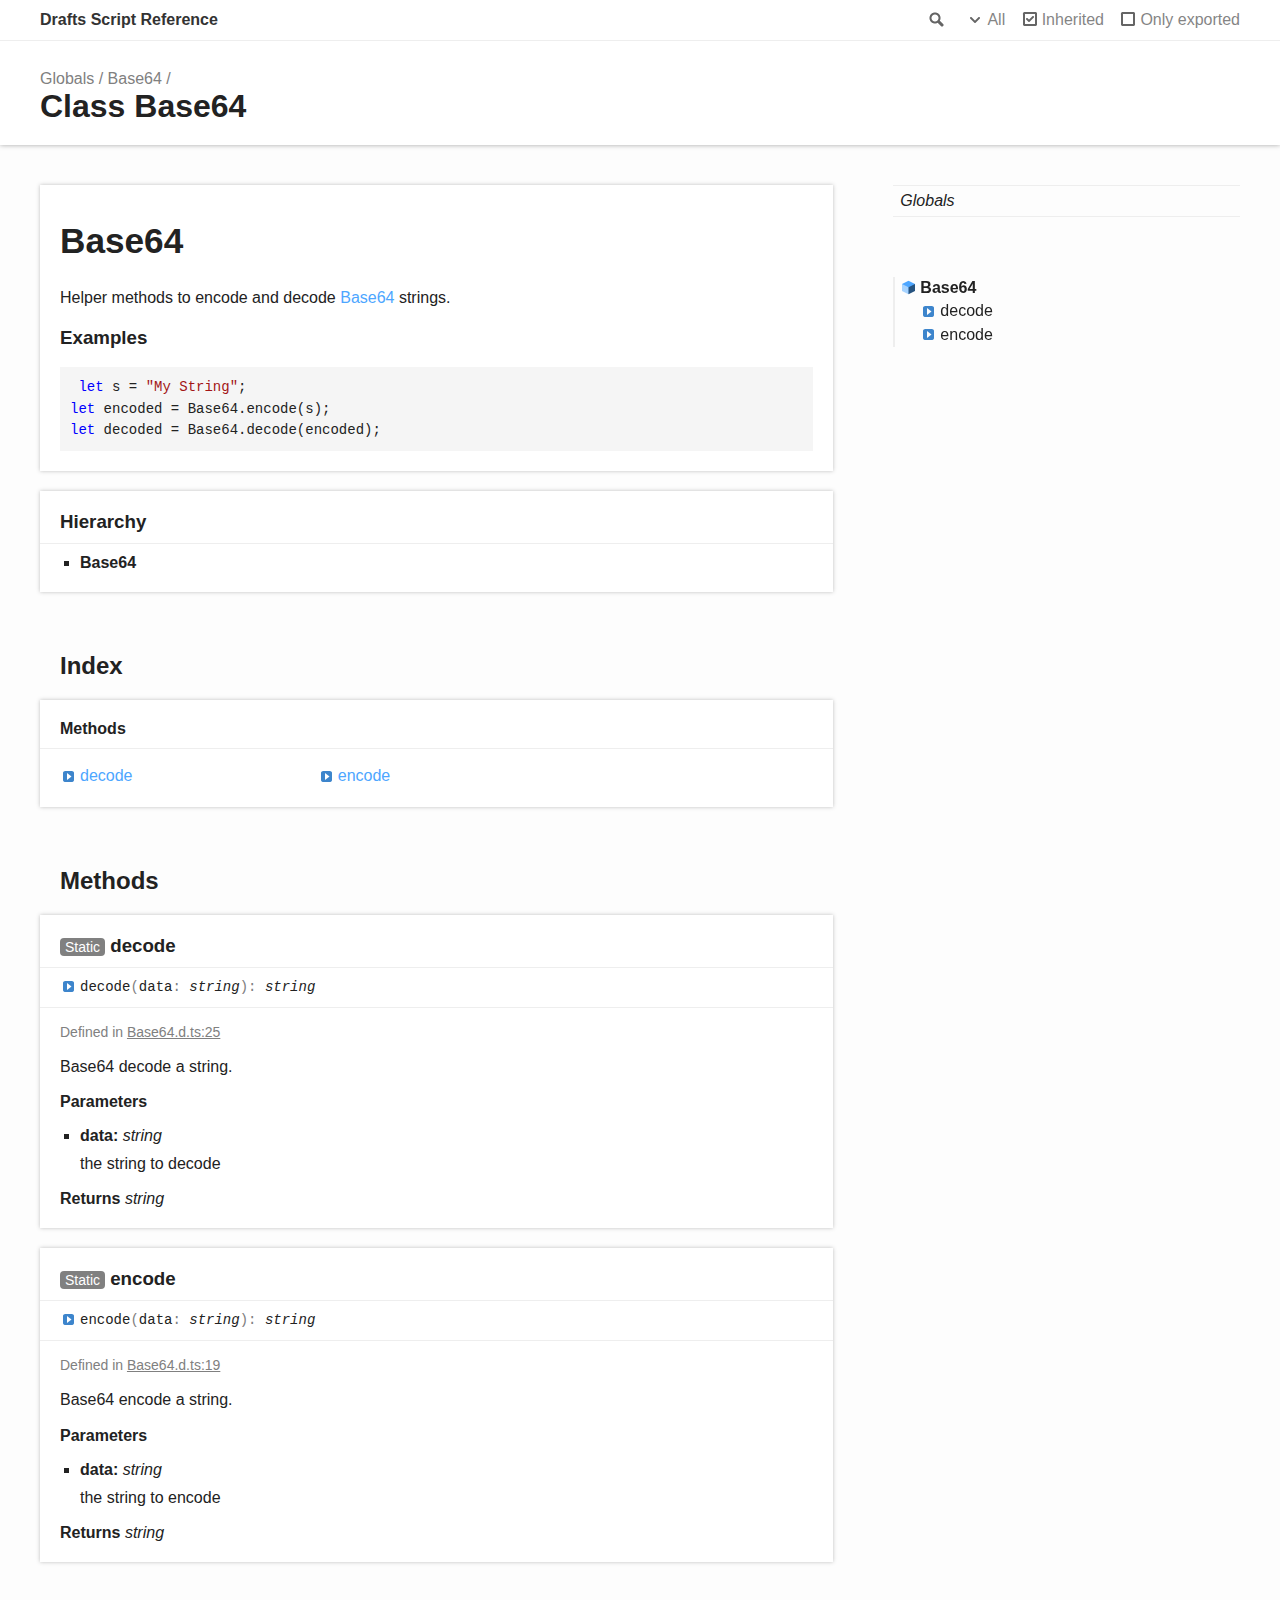
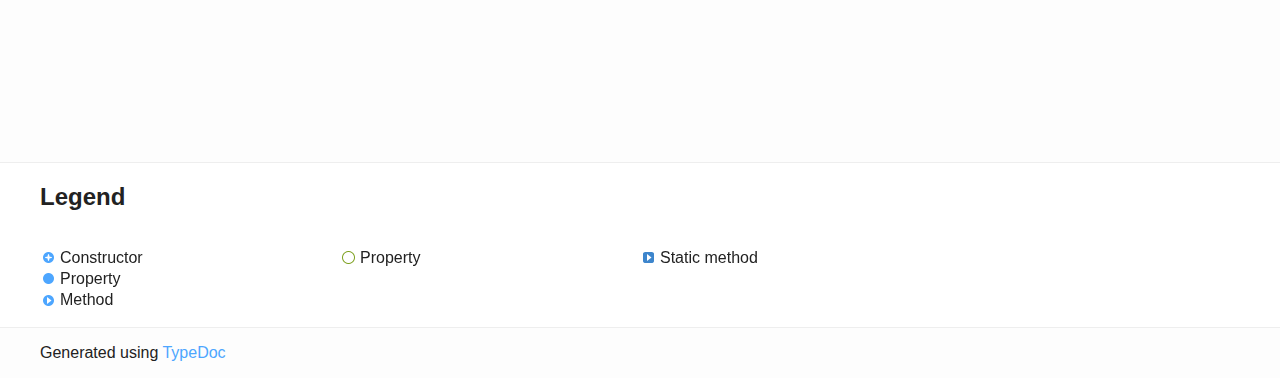
<file: classes/base64.html>
<!doctype html>
<html class="default no-js">
<head>
	<meta charset="utf-8">
	<meta http-equiv="X-UA-Compatible" content="IE=edge">
	<title>Base64 | Drafts Script Reference</title>
	<meta name="description" content="Documentation for Drafts Script Reference">
	<meta name="viewport" content="width=device-width, initial-scale=1">
	<link rel="stylesheet" href="../assets/css/main.css">
</head>
<body>
<header>
	<div class="tsd-page-toolbar">
		<div class="container">
			<div class="table-wrap">
				<div class="table-cell" id="tsd-search" data-index="../assets/js/search.json" data-base="..">
					<div class="field">
						<label for="tsd-search-field" class="tsd-widget search no-caption">Search</label>
						<input id="tsd-search-field" type="text" />
					</div>
					<ul class="results">
						<li class="state loading">Preparing search index...</li>
						<li class="state failure">The search index is not available</li>
					</ul>
					<a href="../index.html" class="title">Drafts Script Reference</a>
				</div>
				<div class="table-cell" id="tsd-widgets">
					<div id="tsd-filter">
						<a href="#" class="tsd-widget options no-caption" data-toggle="options">Options</a>
						<div class="tsd-filter-group">
							<div class="tsd-select" id="tsd-filter-visibility">
								<span class="tsd-select-label">All</span>
								<ul class="tsd-select-list">
									<li data-value="public">Public</li>
									<li data-value="protected">Public/Protected</li>
									<li data-value="private" class="selected">All</li>
								</ul>
							</div>
							<input type="checkbox" id="tsd-filter-inherited" checked />
							<label class="tsd-widget" for="tsd-filter-inherited">Inherited</label>
							<input type="checkbox" id="tsd-filter-only-exported" />
							<label class="tsd-widget" for="tsd-filter-only-exported">Only exported</label>
						</div>
					</div>
					<a href="#" class="tsd-widget menu no-caption" data-toggle="menu">Menu</a>
				</div>
			</div>
		</div>
	</div>
	<div class="tsd-page-title">
		<div class="container">
			<ul class="tsd-breadcrumb">
				<li>
					<a href="../globals.html">Globals</a>
				</li>
				<li>
					<a href="base64.html">Base64</a>
				</li>
			</ul>
			<h1>Class Base64</h1>
		</div>
	</div>
</header>
<div class="container container-main">
	<div class="row">
		<div class="col-8 col-content">
			<section class="tsd-panel tsd-comment">
				<div class="tsd-comment tsd-typography">
					<div class="lead">
						<a href="#base64" id="base64" style="color: inherit; text-decoration: none;">
							<h1>Base64</h1>
						</a>
					</div>
					<p>Helper methods to encode and decode <a href="https://en.wikipedia.org/wiki/Base64">Base64</a> strings.</p>
					<a href="#examples" id="examples" style="color: inherit; text-decoration: none;">
						<h3>Examples</h3>
					</a>
					<pre><code class="language-javascript"> <span class="hljs-keyword">let</span> s = <span class="hljs-string">&quot;My String&quot;</span>;
<span class="hljs-keyword">let</span> encoded = Base64.encode(s);
<span class="hljs-keyword">let</span> decoded = Base64.decode(encoded);</code></pre>
				</div>
			</section>
			<section class="tsd-panel tsd-hierarchy">
				<h3>Hierarchy</h3>
				<ul class="tsd-hierarchy">
					<li>
						<span class="target">Base64</span>
					</li>
				</ul>
			</section>
			<section class="tsd-panel-group tsd-index-group">
				<h2>Index</h2>
				<section class="tsd-panel tsd-index-panel">
					<div class="tsd-index-content">
						<section class="tsd-index-section ">
							<h3>Methods</h3>
							<ul class="tsd-index-list">
								<li class="tsd-kind-method tsd-parent-kind-class tsd-is-static"><a href="base64.html#decode" class="tsd-kind-icon">decode</a></li>
								<li class="tsd-kind-method tsd-parent-kind-class tsd-is-static"><a href="base64.html#encode" class="tsd-kind-icon">encode</a></li>
							</ul>
						</section>
					</div>
				</section>
			</section>
			<section class="tsd-panel-group tsd-member-group ">
				<h2>Methods</h2>
				<section class="tsd-panel tsd-member tsd-kind-method tsd-parent-kind-class tsd-is-static">
					<a name="decode" class="tsd-anchor"></a>
					<h3><span class="tsd-flag ts-flagStatic">Static</span> decode</h3>
					<ul class="tsd-signatures tsd-kind-method tsd-parent-kind-class tsd-is-static">
						<li class="tsd-signature tsd-kind-icon">decode<span class="tsd-signature-symbol">(</span>data<span class="tsd-signature-symbol">: </span><span class="tsd-signature-type">string</span><span class="tsd-signature-symbol">)</span><span class="tsd-signature-symbol">: </span><span class="tsd-signature-type">string</span></li>
					</ul>
					<ul class="tsd-descriptions">
						<li class="tsd-description">
							<aside class="tsd-sources">
								<ul>
									<li>Defined in <a href="https://github.com/agiletortoise/drafts-script-reference/blob/73fbb8d/src/Base64.d.ts#L25">Base64.d.ts:25</a></li>
								</ul>
							</aside>
							<div class="tsd-comment tsd-typography">
								<div class="lead">
									<p>Base64 decode a string.</p>
								</div>
							</div>
							<h4 class="tsd-parameters-title">Parameters</h4>
							<ul class="tsd-parameters">
								<li>
									<h5>data: <span class="tsd-signature-type">string</span></h5>
									<div class="tsd-comment tsd-typography">
										<p>the string to decode</p>
									</div>
								</li>
							</ul>
							<h4 class="tsd-returns-title">Returns <span class="tsd-signature-type">string</span></h4>
						</li>
					</ul>
				</section>
				<section class="tsd-panel tsd-member tsd-kind-method tsd-parent-kind-class tsd-is-static">
					<a name="encode" class="tsd-anchor"></a>
					<h3><span class="tsd-flag ts-flagStatic">Static</span> encode</h3>
					<ul class="tsd-signatures tsd-kind-method tsd-parent-kind-class tsd-is-static">
						<li class="tsd-signature tsd-kind-icon">encode<span class="tsd-signature-symbol">(</span>data<span class="tsd-signature-symbol">: </span><span class="tsd-signature-type">string</span><span class="tsd-signature-symbol">)</span><span class="tsd-signature-symbol">: </span><span class="tsd-signature-type">string</span></li>
					</ul>
					<ul class="tsd-descriptions">
						<li class="tsd-description">
							<aside class="tsd-sources">
								<ul>
									<li>Defined in <a href="https://github.com/agiletortoise/drafts-script-reference/blob/73fbb8d/src/Base64.d.ts#L19">Base64.d.ts:19</a></li>
								</ul>
							</aside>
							<div class="tsd-comment tsd-typography">
								<div class="lead">
									<p>Base64 encode a string.</p>
								</div>
							</div>
							<h4 class="tsd-parameters-title">Parameters</h4>
							<ul class="tsd-parameters">
								<li>
									<h5>data: <span class="tsd-signature-type">string</span></h5>
									<div class="tsd-comment tsd-typography">
										<p>the string to encode</p>
									</div>
								</li>
							</ul>
							<h4 class="tsd-returns-title">Returns <span class="tsd-signature-type">string</span></h4>
						</li>
					</ul>
				</section>
			</section>
		</div>
		<div class="col-4 col-menu menu-sticky-wrap menu-highlight">
			<nav class="tsd-navigation primary">
				<ul>
					<li class="globals  ">
						<a href="../globals.html"><em>Globals</em></a>
					</li>
				</ul>
			</nav>
			<nav class="tsd-navigation secondary menu-sticky">
				<ul class="before-current">
				</ul>
				<ul class="current">
					<li class="current tsd-kind-class">
						<a href="base64.html" class="tsd-kind-icon">Base64</a>
						<ul>
							<li class=" tsd-kind-method tsd-parent-kind-class tsd-is-static">
								<a href="base64.html#decode" class="tsd-kind-icon">decode</a>
							</li>
							<li class=" tsd-kind-method tsd-parent-kind-class tsd-is-static">
								<a href="base64.html#encode" class="tsd-kind-icon">encode</a>
							</li>
						</ul>
					</li>
				</ul>
				<ul class="after-current">
				</ul>
			</nav>
		</div>
	</div>
</div>
<footer class="with-border-bottom">
	<div class="container">
		<h2>Legend</h2>
		<div class="tsd-legend-group">
			<ul class="tsd-legend">
				<li class="tsd-kind-constructor tsd-parent-kind-class"><span class="tsd-kind-icon">Constructor</span></li>
				<li class="tsd-kind-property tsd-parent-kind-class"><span class="tsd-kind-icon">Property</span></li>
				<li class="tsd-kind-method tsd-parent-kind-class"><span class="tsd-kind-icon">Method</span></li>
			</ul>
			<ul class="tsd-legend">
				<li class="tsd-kind-property tsd-parent-kind-interface"><span class="tsd-kind-icon">Property</span></li>
			</ul>
			<ul class="tsd-legend">
				<li class="tsd-kind-method tsd-parent-kind-class tsd-is-static"><span class="tsd-kind-icon">Static method</span></li>
			</ul>
		</div>
	</div>
</footer>
<div class="container tsd-generator">
	<p>Generated using <a href="https://typedoc.org/" target="_blank">TypeDoc</a></p>
</div>
<div class="overlay"></div>
<script src="../assets/js/main.js"></script>
<script>if (location.protocol == 'file:') document.write('<script src="../assets/js/search.js"><' + '/script>');</script>
</body>
</html>
</file>
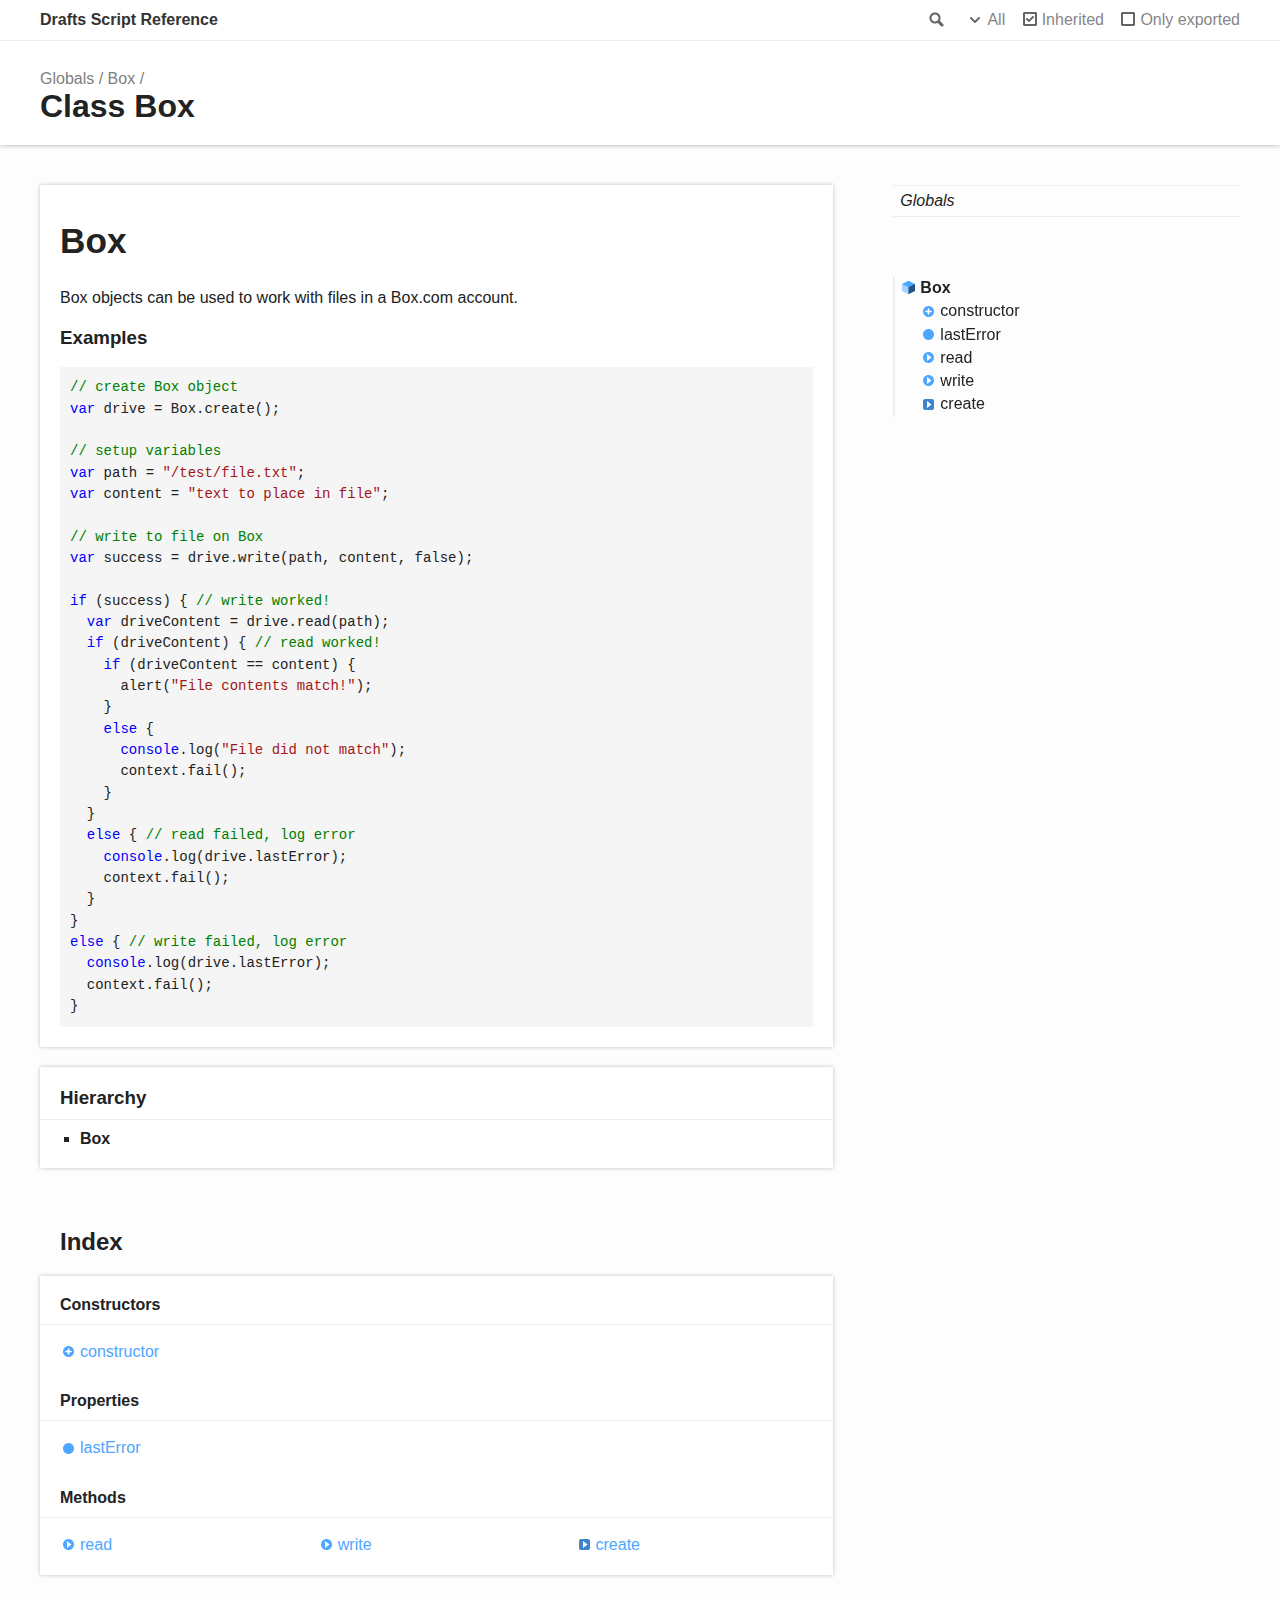
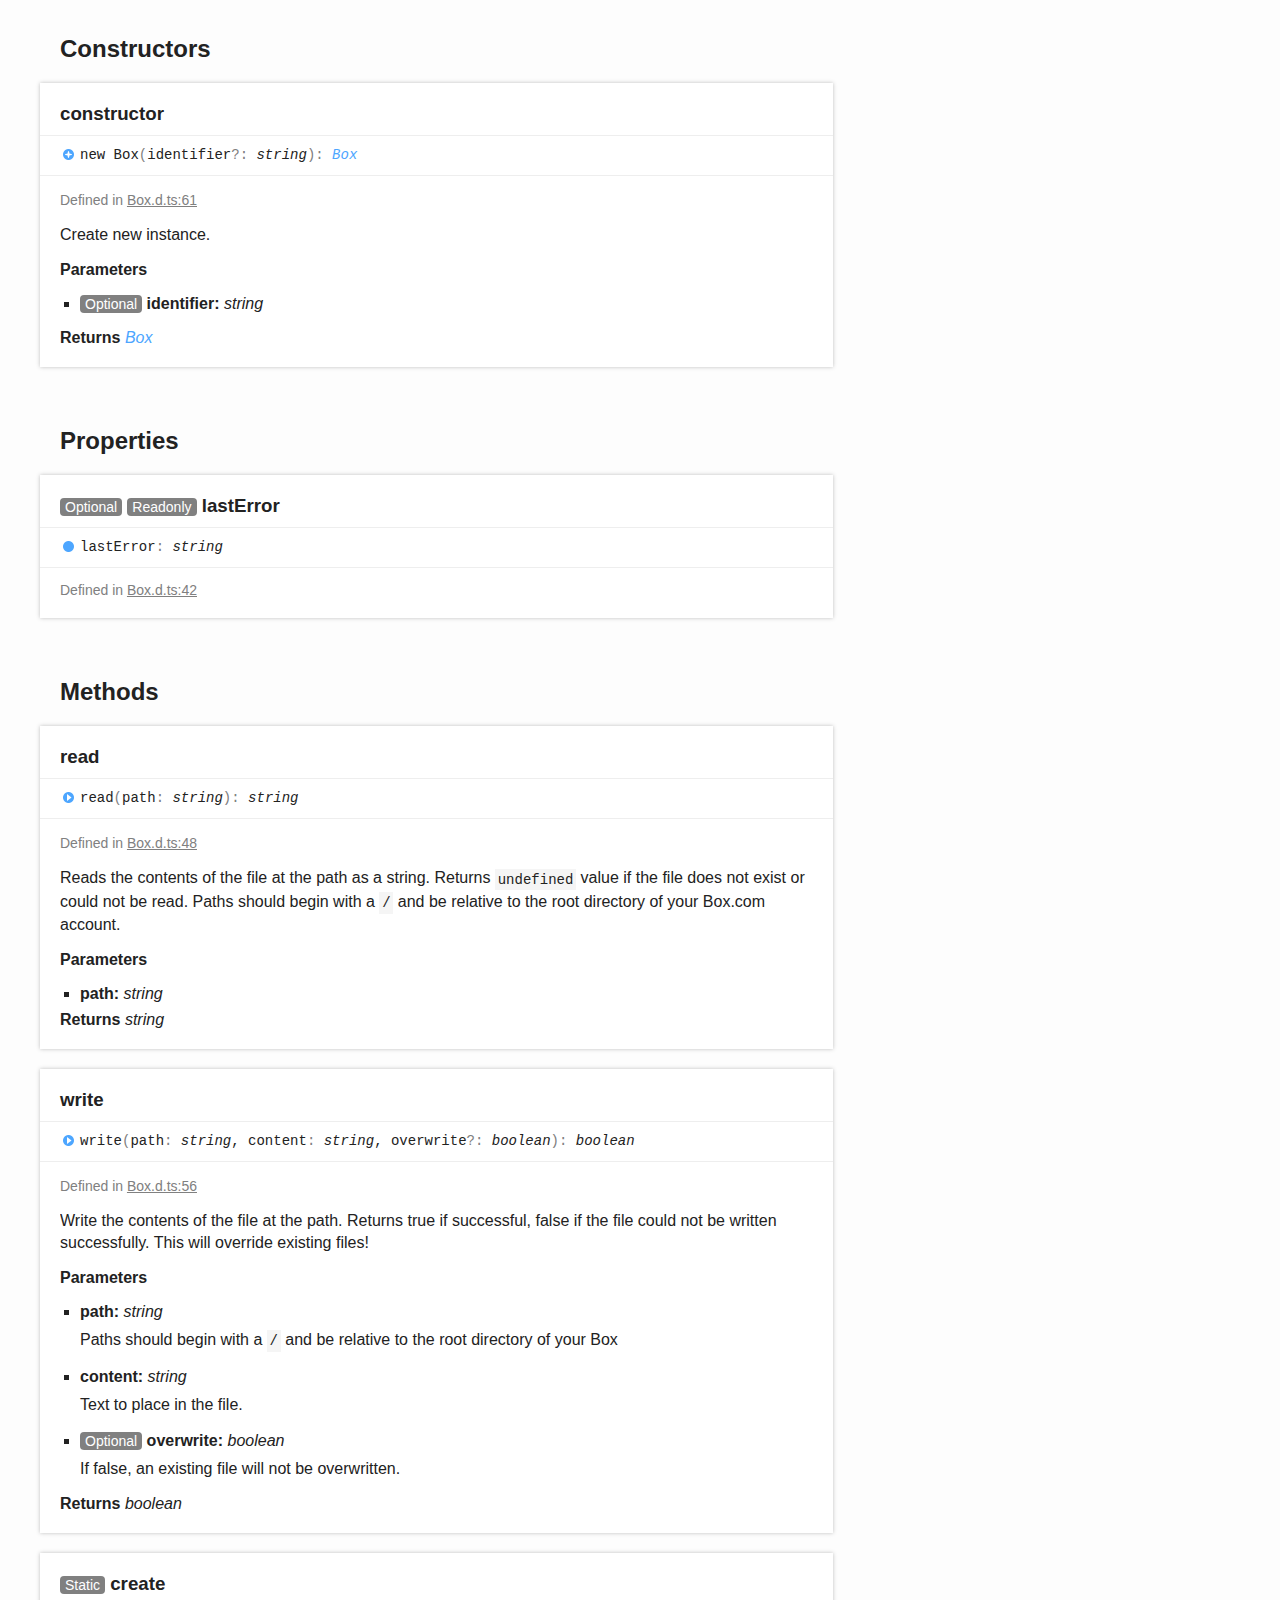
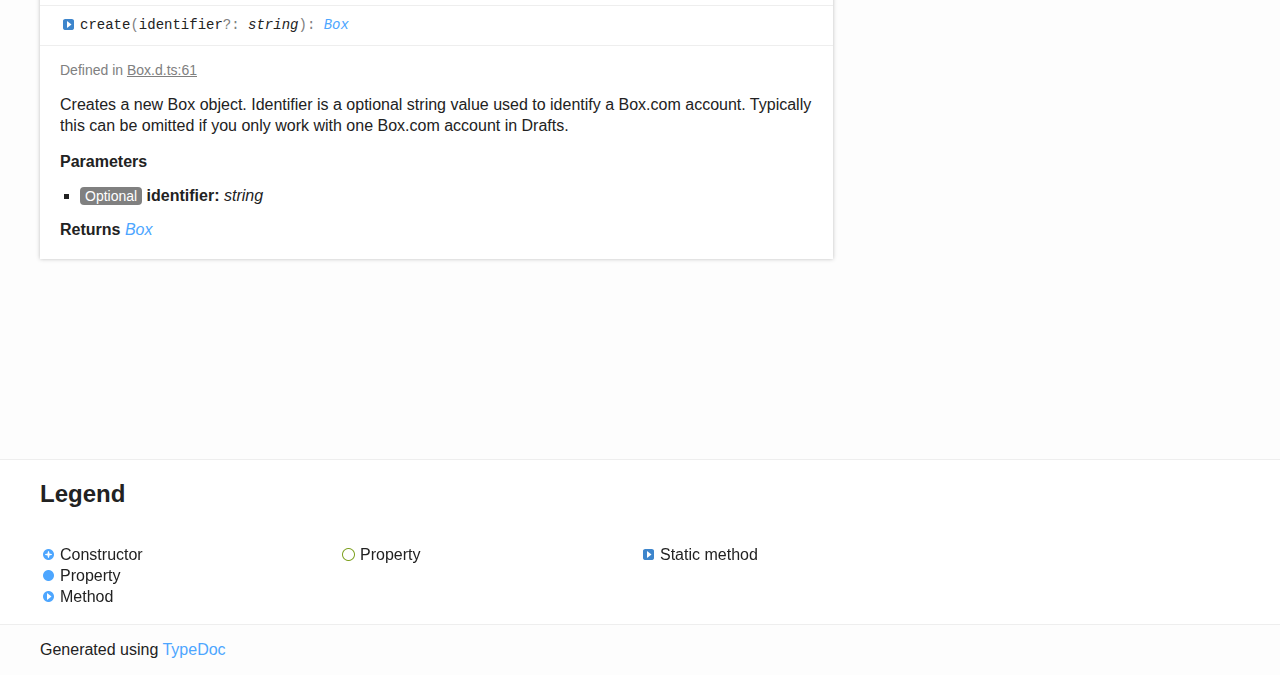
<file: classes/box.html>
<!doctype html>
<html class="default no-js">
<head>
	<meta charset="utf-8">
	<meta http-equiv="X-UA-Compatible" content="IE=edge">
	<title>Box | Drafts Script Reference</title>
	<meta name="description" content="Documentation for Drafts Script Reference">
	<meta name="viewport" content="width=device-width, initial-scale=1">
	<link rel="stylesheet" href="../assets/css/main.css">
</head>
<body>
<header>
	<div class="tsd-page-toolbar">
		<div class="container">
			<div class="table-wrap">
				<div class="table-cell" id="tsd-search" data-index="../assets/js/search.json" data-base="..">
					<div class="field">
						<label for="tsd-search-field" class="tsd-widget search no-caption">Search</label>
						<input id="tsd-search-field" type="text" />
					</div>
					<ul class="results">
						<li class="state loading">Preparing search index...</li>
						<li class="state failure">The search index is not available</li>
					</ul>
					<a href="../index.html" class="title">Drafts Script Reference</a>
				</div>
				<div class="table-cell" id="tsd-widgets">
					<div id="tsd-filter">
						<a href="#" class="tsd-widget options no-caption" data-toggle="options">Options</a>
						<div class="tsd-filter-group">
							<div class="tsd-select" id="tsd-filter-visibility">
								<span class="tsd-select-label">All</span>
								<ul class="tsd-select-list">
									<li data-value="public">Public</li>
									<li data-value="protected">Public/Protected</li>
									<li data-value="private" class="selected">All</li>
								</ul>
							</div>
							<input type="checkbox" id="tsd-filter-inherited" checked />
							<label class="tsd-widget" for="tsd-filter-inherited">Inherited</label>
							<input type="checkbox" id="tsd-filter-only-exported" />
							<label class="tsd-widget" for="tsd-filter-only-exported">Only exported</label>
						</div>
					</div>
					<a href="#" class="tsd-widget menu no-caption" data-toggle="menu">Menu</a>
				</div>
			</div>
		</div>
	</div>
	<div class="tsd-page-title">
		<div class="container">
			<ul class="tsd-breadcrumb">
				<li>
					<a href="../globals.html">Globals</a>
				</li>
				<li>
					<a href="box.html">Box</a>
				</li>
			</ul>
			<h1>Class Box</h1>
		</div>
	</div>
</header>
<div class="container container-main">
	<div class="row">
		<div class="col-8 col-content">
			<section class="tsd-panel tsd-comment">
				<div class="tsd-comment tsd-typography">
					<div class="lead">
						<a href="#box" id="box" style="color: inherit; text-decoration: none;">
							<h1>Box</h1>
						</a>
					</div>
					<p>Box objects can be used to work with files in a Box.com account.</p>
					<a href="#examples" id="examples" style="color: inherit; text-decoration: none;">
						<h3>Examples</h3>
					</a>
					<pre><code class="language-javascript"><span class="hljs-comment">// create Box object</span>
<span class="hljs-keyword">var</span> drive = Box.create();

<span class="hljs-comment">// setup variables</span>
<span class="hljs-keyword">var</span> path = <span class="hljs-string">&quot;/test/file.txt&quot;</span>;
<span class="hljs-keyword">var</span> content = <span class="hljs-string">&quot;text to place in file&quot;</span>;

<span class="hljs-comment">// write to file on Box</span>
<span class="hljs-keyword">var</span> success = drive.write(path, content, <span class="hljs-literal">false</span>);

<span class="hljs-keyword">if</span> (success) { <span class="hljs-comment">// write worked!</span>
  <span class="hljs-keyword">var</span> driveContent = drive.read(path);
  <span class="hljs-keyword">if</span> (driveContent) { <span class="hljs-comment">// read worked!</span>
    <span class="hljs-keyword">if</span> (driveContent == content) {
      alert(<span class="hljs-string">&quot;File contents match!&quot;</span>);
    }
    <span class="hljs-keyword">else</span> {
      <span class="hljs-built_in">console</span>.log(<span class="hljs-string">&quot;File did not match&quot;</span>);
      context.fail();
    }
  }
  <span class="hljs-keyword">else</span> { <span class="hljs-comment">// read failed, log error</span>
    <span class="hljs-built_in">console</span>.log(drive.lastError);
    context.fail();
  }
}
<span class="hljs-keyword">else</span> { <span class="hljs-comment">// write failed, log error</span>
  <span class="hljs-built_in">console</span>.log(drive.lastError);
  context.fail();
}</code></pre>
				</div>
			</section>
			<section class="tsd-panel tsd-hierarchy">
				<h3>Hierarchy</h3>
				<ul class="tsd-hierarchy">
					<li>
						<span class="target">Box</span>
					</li>
				</ul>
			</section>
			<section class="tsd-panel-group tsd-index-group">
				<h2>Index</h2>
				<section class="tsd-panel tsd-index-panel">
					<div class="tsd-index-content">
						<section class="tsd-index-section ">
							<h3>Constructors</h3>
							<ul class="tsd-index-list">
								<li class="tsd-kind-constructor tsd-parent-kind-class"><a href="box.html#constructor" class="tsd-kind-icon">constructor</a></li>
							</ul>
						</section>
						<section class="tsd-index-section ">
							<h3>Properties</h3>
							<ul class="tsd-index-list">
								<li class="tsd-kind-property tsd-parent-kind-class"><a href="box.html#lasterror" class="tsd-kind-icon">last<wbr>Error</a></li>
							</ul>
						</section>
						<section class="tsd-index-section ">
							<h3>Methods</h3>
							<ul class="tsd-index-list">
								<li class="tsd-kind-method tsd-parent-kind-class"><a href="box.html#read" class="tsd-kind-icon">read</a></li>
								<li class="tsd-kind-method tsd-parent-kind-class"><a href="box.html#write" class="tsd-kind-icon">write</a></li>
								<li class="tsd-kind-method tsd-parent-kind-class tsd-is-static"><a href="box.html#create" class="tsd-kind-icon">create</a></li>
							</ul>
						</section>
					</div>
				</section>
			</section>
			<section class="tsd-panel-group tsd-member-group ">
				<h2>Constructors</h2>
				<section class="tsd-panel tsd-member tsd-kind-constructor tsd-parent-kind-class">
					<a name="constructor" class="tsd-anchor"></a>
					<h3>constructor</h3>
					<ul class="tsd-signatures tsd-kind-constructor tsd-parent-kind-class">
						<li class="tsd-signature tsd-kind-icon">new <wbr>Box<span class="tsd-signature-symbol">(</span>identifier<span class="tsd-signature-symbol">?: </span><span class="tsd-signature-type">string</span><span class="tsd-signature-symbol">)</span><span class="tsd-signature-symbol">: </span><a href="box.html" class="tsd-signature-type">Box</a></li>
					</ul>
					<ul class="tsd-descriptions">
						<li class="tsd-description">
							<aside class="tsd-sources">
								<ul>
									<li>Defined in <a href="https://github.com/agiletortoise/drafts-script-reference/blob/73fbb8d/src/Box.d.ts#L61">Box.d.ts:61</a></li>
								</ul>
							</aside>
							<div class="tsd-comment tsd-typography">
								<div class="lead">
									<p>Create new instance.</p>
								</div>
							</div>
							<h4 class="tsd-parameters-title">Parameters</h4>
							<ul class="tsd-parameters">
								<li>
									<h5><span class="tsd-flag ts-flagOptional">Optional</span> identifier: <span class="tsd-signature-type">string</span></h5>
								</li>
							</ul>
							<h4 class="tsd-returns-title">Returns <a href="box.html" class="tsd-signature-type">Box</a></h4>
						</li>
					</ul>
				</section>
			</section>
			<section class="tsd-panel-group tsd-member-group ">
				<h2>Properties</h2>
				<section class="tsd-panel tsd-member tsd-kind-property tsd-parent-kind-class">
					<a name="lasterror" class="tsd-anchor"></a>
					<h3><span class="tsd-flag ts-flagOptional">Optional</span> <span class="tsd-flag ts-flagReadonly">Readonly</span> last<wbr>Error</h3>
					<div class="tsd-signature tsd-kind-icon">last<wbr>Error<span class="tsd-signature-symbol">:</span> <span class="tsd-signature-type">string</span></div>
					<aside class="tsd-sources">
						<ul>
							<li>Defined in <a href="https://github.com/agiletortoise/drafts-script-reference/blob/73fbb8d/src/Box.d.ts#L42">Box.d.ts:42</a></li>
						</ul>
					</aside>
				</section>
			</section>
			<section class="tsd-panel-group tsd-member-group ">
				<h2>Methods</h2>
				<section class="tsd-panel tsd-member tsd-kind-method tsd-parent-kind-class">
					<a name="read" class="tsd-anchor"></a>
					<h3>read</h3>
					<ul class="tsd-signatures tsd-kind-method tsd-parent-kind-class">
						<li class="tsd-signature tsd-kind-icon">read<span class="tsd-signature-symbol">(</span>path<span class="tsd-signature-symbol">: </span><span class="tsd-signature-type">string</span><span class="tsd-signature-symbol">)</span><span class="tsd-signature-symbol">: </span><span class="tsd-signature-type">string</span></li>
					</ul>
					<ul class="tsd-descriptions">
						<li class="tsd-description">
							<aside class="tsd-sources">
								<ul>
									<li>Defined in <a href="https://github.com/agiletortoise/drafts-script-reference/blob/73fbb8d/src/Box.d.ts#L48">Box.d.ts:48</a></li>
								</ul>
							</aside>
							<div class="tsd-comment tsd-typography">
								<div class="lead">
									<p>Reads the contents of the file at the path as a string. Returns <code>undefined</code> value if the file does not exist or could not be read. Paths should begin with a <code>/</code> and be relative to the root directory of your Box.com account.</p>
								</div>
							</div>
							<h4 class="tsd-parameters-title">Parameters</h4>
							<ul class="tsd-parameters">
								<li>
									<h5>path: <span class="tsd-signature-type">string</span></h5>
									<div class="tsd-comment tsd-typography">
									</div>
								</li>
							</ul>
							<h4 class="tsd-returns-title">Returns <span class="tsd-signature-type">string</span></h4>
						</li>
					</ul>
				</section>
				<section class="tsd-panel tsd-member tsd-kind-method tsd-parent-kind-class">
					<a name="write" class="tsd-anchor"></a>
					<h3>write</h3>
					<ul class="tsd-signatures tsd-kind-method tsd-parent-kind-class">
						<li class="tsd-signature tsd-kind-icon">write<span class="tsd-signature-symbol">(</span>path<span class="tsd-signature-symbol">: </span><span class="tsd-signature-type">string</span>, content<span class="tsd-signature-symbol">: </span><span class="tsd-signature-type">string</span>, overwrite<span class="tsd-signature-symbol">?: </span><span class="tsd-signature-type">boolean</span><span class="tsd-signature-symbol">)</span><span class="tsd-signature-symbol">: </span><span class="tsd-signature-type">boolean</span></li>
					</ul>
					<ul class="tsd-descriptions">
						<li class="tsd-description">
							<aside class="tsd-sources">
								<ul>
									<li>Defined in <a href="https://github.com/agiletortoise/drafts-script-reference/blob/73fbb8d/src/Box.d.ts#L56">Box.d.ts:56</a></li>
								</ul>
							</aside>
							<div class="tsd-comment tsd-typography">
								<div class="lead">
									<p>Write the contents of the file at the path. Returns true if successful, false if the file could not be written successfully. This will override existing files!</p>
								</div>
							</div>
							<h4 class="tsd-parameters-title">Parameters</h4>
							<ul class="tsd-parameters">
								<li>
									<h5>path: <span class="tsd-signature-type">string</span></h5>
									<div class="tsd-comment tsd-typography">
										<p>Paths should begin with a <code>/</code> and be relative to the root directory of your Box</p>
									</div>
								</li>
								<li>
									<h5>content: <span class="tsd-signature-type">string</span></h5>
									<div class="tsd-comment tsd-typography">
										<p>Text to place in the file.</p>
									</div>
								</li>
								<li>
									<h5><span class="tsd-flag ts-flagOptional">Optional</span> overwrite: <span class="tsd-signature-type">boolean</span></h5>
									<div class="tsd-comment tsd-typography">
										<p>If false, an existing file will not be overwritten.</p>
									</div>
								</li>
							</ul>
							<h4 class="tsd-returns-title">Returns <span class="tsd-signature-type">boolean</span></h4>
						</li>
					</ul>
				</section>
				<section class="tsd-panel tsd-member tsd-kind-method tsd-parent-kind-class tsd-is-static">
					<a name="create" class="tsd-anchor"></a>
					<h3><span class="tsd-flag ts-flagStatic">Static</span> create</h3>
					<ul class="tsd-signatures tsd-kind-method tsd-parent-kind-class tsd-is-static">
						<li class="tsd-signature tsd-kind-icon">create<span class="tsd-signature-symbol">(</span>identifier<span class="tsd-signature-symbol">?: </span><span class="tsd-signature-type">string</span><span class="tsd-signature-symbol">)</span><span class="tsd-signature-symbol">: </span><a href="box.html" class="tsd-signature-type">Box</a></li>
					</ul>
					<ul class="tsd-descriptions">
						<li class="tsd-description">
							<aside class="tsd-sources">
								<ul>
									<li>Defined in <a href="https://github.com/agiletortoise/drafts-script-reference/blob/73fbb8d/src/Box.d.ts#L61">Box.d.ts:61</a></li>
								</ul>
							</aside>
							<div class="tsd-comment tsd-typography">
								<div class="lead">
									<p>Creates a new Box object. Identifier is a optional string value used to identify a Box.com account. Typically this can be omitted if you only work with one Box.com account in Drafts.</p>
								</div>
							</div>
							<h4 class="tsd-parameters-title">Parameters</h4>
							<ul class="tsd-parameters">
								<li>
									<h5><span class="tsd-flag ts-flagOptional">Optional</span> identifier: <span class="tsd-signature-type">string</span></h5>
								</li>
							</ul>
							<h4 class="tsd-returns-title">Returns <a href="box.html" class="tsd-signature-type">Box</a></h4>
						</li>
					</ul>
				</section>
			</section>
		</div>
		<div class="col-4 col-menu menu-sticky-wrap menu-highlight">
			<nav class="tsd-navigation primary">
				<ul>
					<li class="globals  ">
						<a href="../globals.html"><em>Globals</em></a>
					</li>
				</ul>
			</nav>
			<nav class="tsd-navigation secondary menu-sticky">
				<ul class="before-current">
				</ul>
				<ul class="current">
					<li class="current tsd-kind-class">
						<a href="box.html" class="tsd-kind-icon">Box</a>
						<ul>
							<li class=" tsd-kind-constructor tsd-parent-kind-class">
								<a href="box.html#constructor" class="tsd-kind-icon">constructor</a>
							</li>
							<li class=" tsd-kind-property tsd-parent-kind-class">
								<a href="box.html#lasterror" class="tsd-kind-icon">last<wbr>Error</a>
							</li>
							<li class=" tsd-kind-method tsd-parent-kind-class">
								<a href="box.html#read" class="tsd-kind-icon">read</a>
							</li>
							<li class=" tsd-kind-method tsd-parent-kind-class">
								<a href="box.html#write" class="tsd-kind-icon">write</a>
							</li>
							<li class=" tsd-kind-method tsd-parent-kind-class tsd-is-static">
								<a href="box.html#create" class="tsd-kind-icon">create</a>
							</li>
						</ul>
					</li>
				</ul>
				<ul class="after-current">
				</ul>
			</nav>
		</div>
	</div>
</div>
<footer class="with-border-bottom">
	<div class="container">
		<h2>Legend</h2>
		<div class="tsd-legend-group">
			<ul class="tsd-legend">
				<li class="tsd-kind-constructor tsd-parent-kind-class"><span class="tsd-kind-icon">Constructor</span></li>
				<li class="tsd-kind-property tsd-parent-kind-class"><span class="tsd-kind-icon">Property</span></li>
				<li class="tsd-kind-method tsd-parent-kind-class"><span class="tsd-kind-icon">Method</span></li>
			</ul>
			<ul class="tsd-legend">
				<li class="tsd-kind-property tsd-parent-kind-interface"><span class="tsd-kind-icon">Property</span></li>
			</ul>
			<ul class="tsd-legend">
				<li class="tsd-kind-method tsd-parent-kind-class tsd-is-static"><span class="tsd-kind-icon">Static method</span></li>
			</ul>
		</div>
	</div>
</footer>
<div class="container tsd-generator">
	<p>Generated using <a href="https://typedoc.org/" target="_blank">TypeDoc</a></p>
</div>
<div class="overlay"></div>
<script src="../assets/js/main.js"></script>
<script>if (location.protocol == 'file:') document.write('<script src="../assets/js/search.js"><' + '/script>');</script>
</body>
</html>
</file>
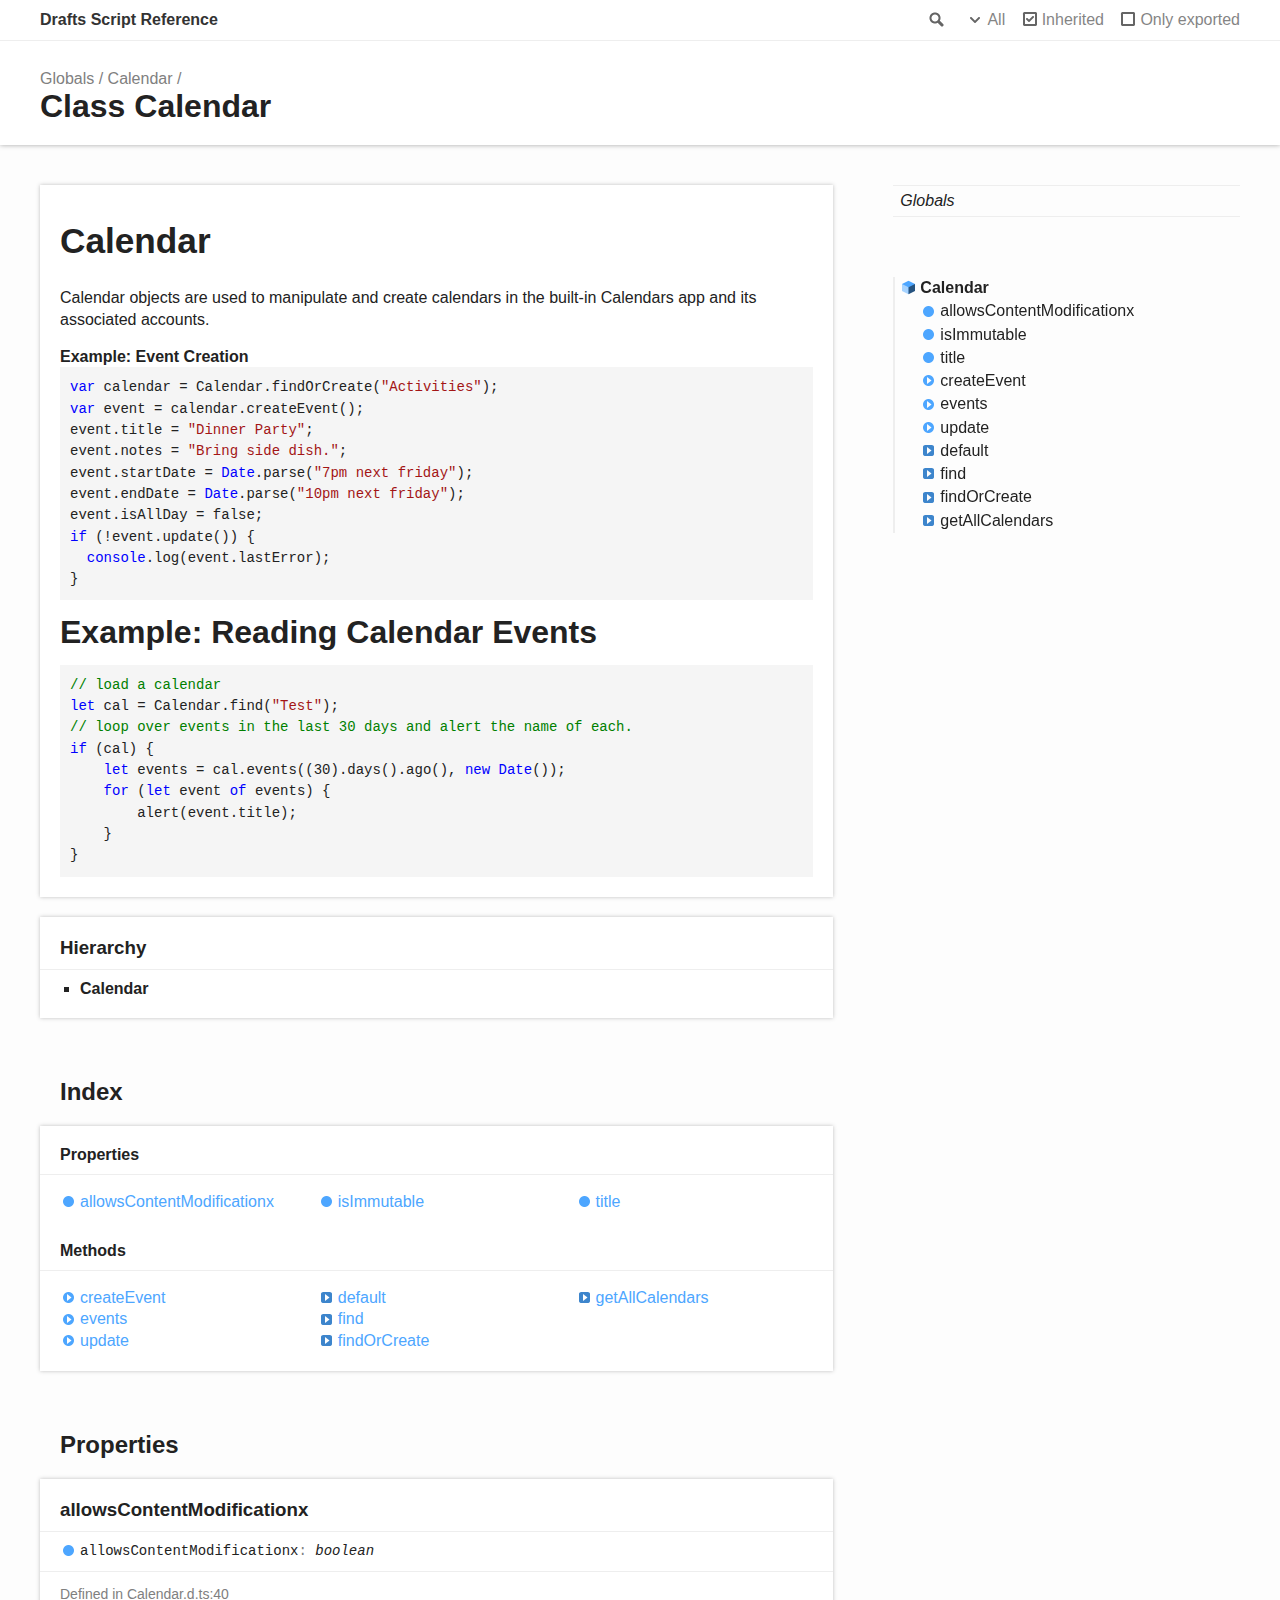
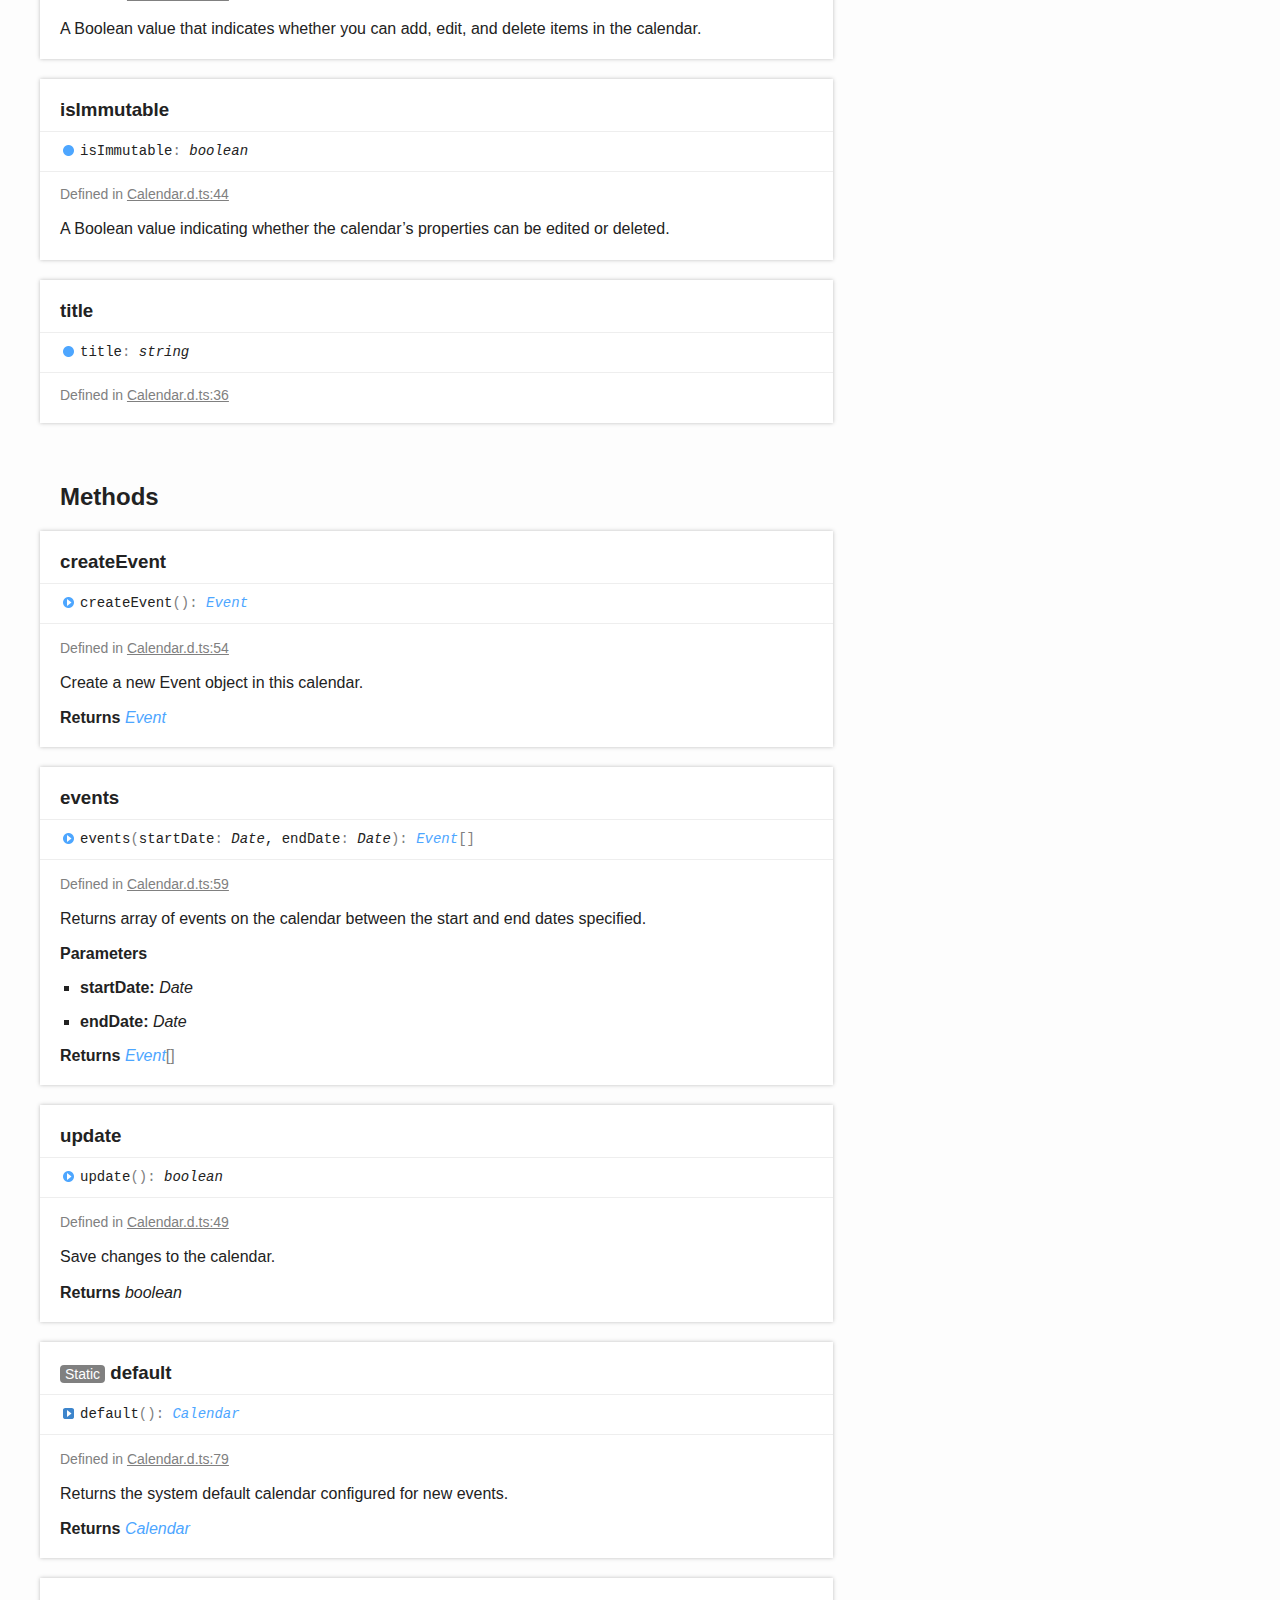
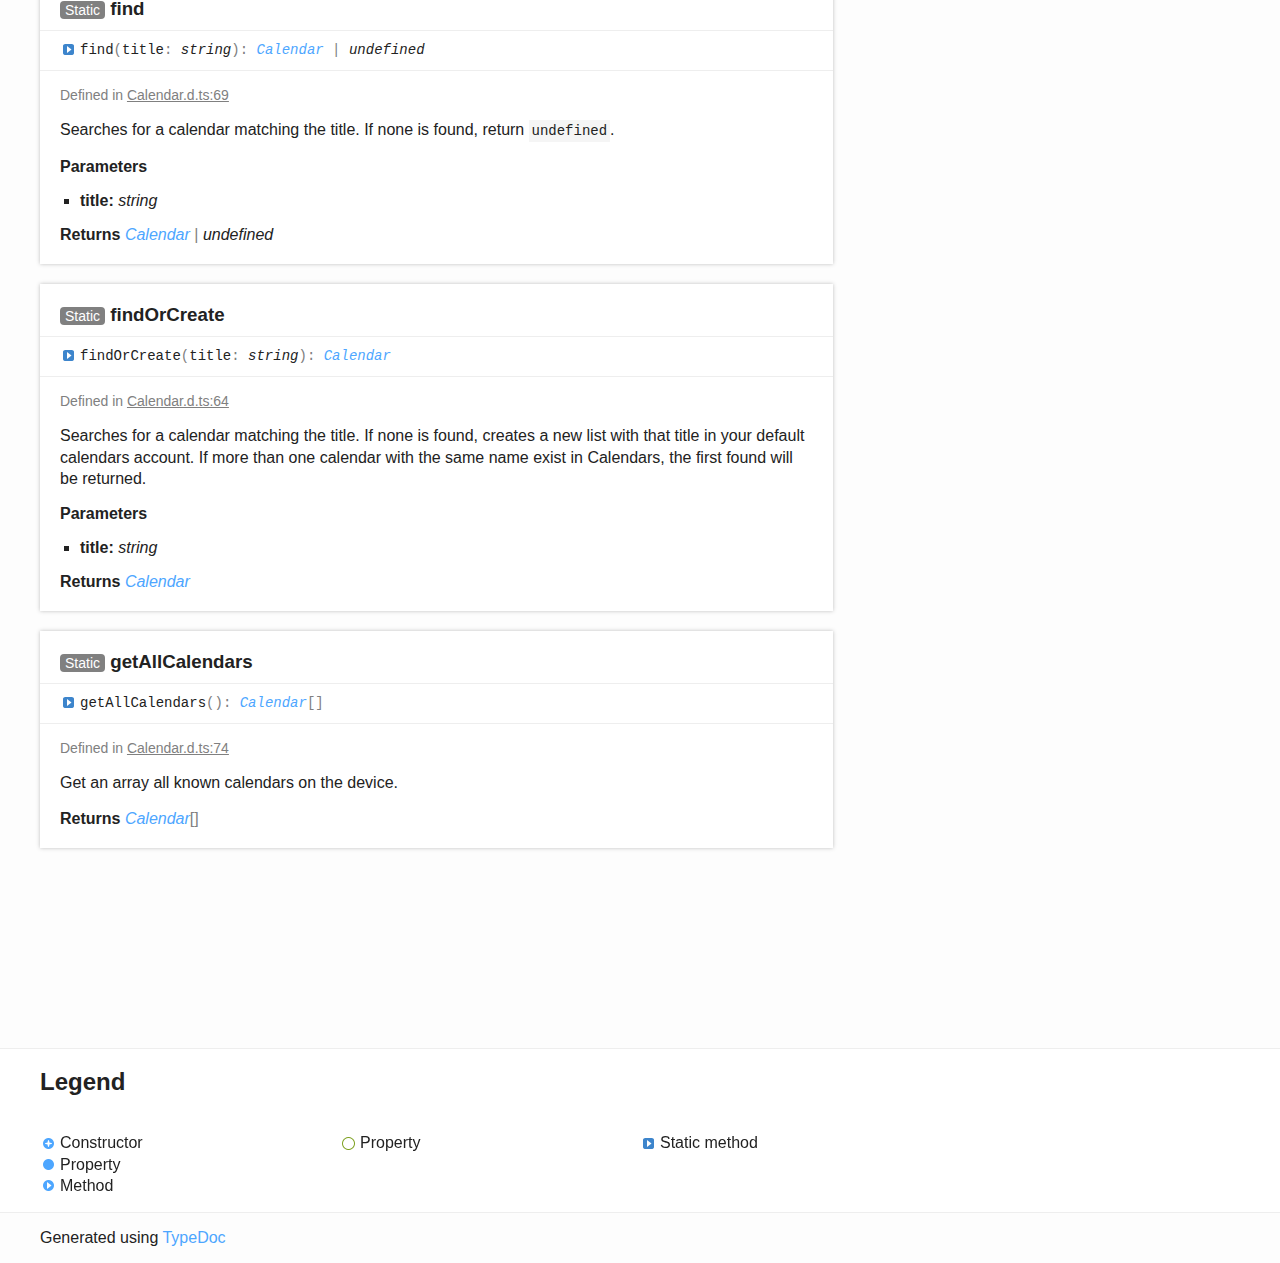
<file: classes/calendar.html>
<!doctype html>
<html class="default no-js">
<head>
	<meta charset="utf-8">
	<meta http-equiv="X-UA-Compatible" content="IE=edge">
	<title>Calendar | Drafts Script Reference</title>
	<meta name="description" content="Documentation for Drafts Script Reference">
	<meta name="viewport" content="width=device-width, initial-scale=1">
	<link rel="stylesheet" href="../assets/css/main.css">
</head>
<body>
<header>
	<div class="tsd-page-toolbar">
		<div class="container">
			<div class="table-wrap">
				<div class="table-cell" id="tsd-search" data-index="../assets/js/search.json" data-base="..">
					<div class="field">
						<label for="tsd-search-field" class="tsd-widget search no-caption">Search</label>
						<input id="tsd-search-field" type="text" />
					</div>
					<ul class="results">
						<li class="state loading">Preparing search index...</li>
						<li class="state failure">The search index is not available</li>
					</ul>
					<a href="../index.html" class="title">Drafts Script Reference</a>
				</div>
				<div class="table-cell" id="tsd-widgets">
					<div id="tsd-filter">
						<a href="#" class="tsd-widget options no-caption" data-toggle="options">Options</a>
						<div class="tsd-filter-group">
							<div class="tsd-select" id="tsd-filter-visibility">
								<span class="tsd-select-label">All</span>
								<ul class="tsd-select-list">
									<li data-value="public">Public</li>
									<li data-value="protected">Public/Protected</li>
									<li data-value="private" class="selected">All</li>
								</ul>
							</div>
							<input type="checkbox" id="tsd-filter-inherited" checked />
							<label class="tsd-widget" for="tsd-filter-inherited">Inherited</label>
							<input type="checkbox" id="tsd-filter-only-exported" />
							<label class="tsd-widget" for="tsd-filter-only-exported">Only exported</label>
						</div>
					</div>
					<a href="#" class="tsd-widget menu no-caption" data-toggle="menu">Menu</a>
				</div>
			</div>
		</div>
	</div>
	<div class="tsd-page-title">
		<div class="container">
			<ul class="tsd-breadcrumb">
				<li>
					<a href="../globals.html">Globals</a>
				</li>
				<li>
					<a href="calendar.html">Calendar</a>
				</li>
			</ul>
			<h1>Class Calendar</h1>
		</div>
	</div>
</header>
<div class="container container-main">
	<div class="row">
		<div class="col-8 col-content">
			<section class="tsd-panel tsd-comment">
				<div class="tsd-comment tsd-typography">
					<div class="lead">
						<a href="#calendar" id="calendar" style="color: inherit; text-decoration: none;">
							<h1>Calendar</h1>
						</a>
					</div>
					<p>Calendar objects are used to manipulate and create calendars in the built-in Calendars app and its associated accounts.</p>
					<a href="#example-event-creation" id="example-event-creation" style="color: inherit; text-decoration: none;">
						<h4>Example: Event Creation</h4>
					</a>
					<pre><code class="language-javascript"><span class="hljs-keyword">var</span> calendar = Calendar.findOrCreate(<span class="hljs-string">&quot;Activities&quot;</span>);
<span class="hljs-keyword">var</span> event = calendar.createEvent();
event.title = <span class="hljs-string">&quot;Dinner Party&quot;</span>;
event.notes = <span class="hljs-string">&quot;Bring side dish.&quot;</span>;
event.startDate = <span class="hljs-built_in">Date</span>.parse(<span class="hljs-string">&quot;7pm next friday&quot;</span>);
event.endDate = <span class="hljs-built_in">Date</span>.parse(<span class="hljs-string">&quot;10pm next friday&quot;</span>);
event.isAllDay = <span class="hljs-literal">false</span>;
<span class="hljs-keyword">if</span> (!event.update()) {
  <span class="hljs-built_in">console</span>.log(event.lastError);
}</code></pre>
					<a href="#example-reading-calendar-events" id="example-reading-calendar-events" style="color: inherit; text-decoration: none;">
						<h1>Example: Reading Calendar Events</h1>
					</a>
					<pre><code class="language-javascript"><span class="hljs-comment">// load a calendar</span>
<span class="hljs-keyword">let</span> cal = Calendar.find(<span class="hljs-string">&quot;Test&quot;</span>);
<span class="hljs-comment">// loop over events in the last 30 days and alert the name of each.</span>
<span class="hljs-keyword">if</span> (cal) {
    <span class="hljs-keyword">let</span> events = cal.events((<span class="hljs-number">30</span>).days().ago(), <span class="hljs-keyword">new</span> <span class="hljs-built_in">Date</span>());
    <span class="hljs-keyword">for</span> (<span class="hljs-keyword">let</span> event <span class="hljs-keyword">of</span> events) {
        alert(event.title);
    }
}</code></pre>
				</div>
			</section>
			<section class="tsd-panel tsd-hierarchy">
				<h3>Hierarchy</h3>
				<ul class="tsd-hierarchy">
					<li>
						<span class="target">Calendar</span>
					</li>
				</ul>
			</section>
			<section class="tsd-panel-group tsd-index-group">
				<h2>Index</h2>
				<section class="tsd-panel tsd-index-panel">
					<div class="tsd-index-content">
						<section class="tsd-index-section ">
							<h3>Properties</h3>
							<ul class="tsd-index-list">
								<li class="tsd-kind-property tsd-parent-kind-class"><a href="calendar.html#allowscontentmodificationx" class="tsd-kind-icon">allows<wbr>Content<wbr>Modificationx</a></li>
								<li class="tsd-kind-property tsd-parent-kind-class"><a href="calendar.html#isimmutable" class="tsd-kind-icon">is<wbr>Immutable</a></li>
								<li class="tsd-kind-property tsd-parent-kind-class"><a href="calendar.html#title" class="tsd-kind-icon">title</a></li>
							</ul>
						</section>
						<section class="tsd-index-section ">
							<h3>Methods</h3>
							<ul class="tsd-index-list">
								<li class="tsd-kind-method tsd-parent-kind-class"><a href="calendar.html#createevent" class="tsd-kind-icon">create<wbr>Event</a></li>
								<li class="tsd-kind-method tsd-parent-kind-class"><a href="calendar.html#events" class="tsd-kind-icon">events</a></li>
								<li class="tsd-kind-method tsd-parent-kind-class"><a href="calendar.html#update" class="tsd-kind-icon">update</a></li>
								<li class="tsd-kind-method tsd-parent-kind-class tsd-is-static"><a href="calendar.html#default" class="tsd-kind-icon">default</a></li>
								<li class="tsd-kind-method tsd-parent-kind-class tsd-is-static"><a href="calendar.html#find" class="tsd-kind-icon">find</a></li>
								<li class="tsd-kind-method tsd-parent-kind-class tsd-is-static"><a href="calendar.html#findorcreate" class="tsd-kind-icon">find<wbr>OrCreate</a></li>
								<li class="tsd-kind-method tsd-parent-kind-class tsd-is-static"><a href="calendar.html#getallcalendars" class="tsd-kind-icon">get<wbr>All<wbr>Calendars</a></li>
							</ul>
						</section>
					</div>
				</section>
			</section>
			<section class="tsd-panel-group tsd-member-group ">
				<h2>Properties</h2>
				<section class="tsd-panel tsd-member tsd-kind-property tsd-parent-kind-class">
					<a name="allowscontentmodificationx" class="tsd-anchor"></a>
					<h3>allows<wbr>Content<wbr>Modificationx</h3>
					<div class="tsd-signature tsd-kind-icon">allows<wbr>Content<wbr>Modificationx<span class="tsd-signature-symbol">:</span> <span class="tsd-signature-type">boolean</span></div>
					<aside class="tsd-sources">
						<ul>
							<li>Defined in <a href="https://github.com/agiletortoise/drafts-script-reference/blob/73fbb8d/src/Calendar.d.ts#L40">Calendar.d.ts:40</a></li>
						</ul>
					</aside>
					<div class="tsd-comment tsd-typography">
						<div class="lead">
							<p>A Boolean value that indicates whether you can add, edit, and delete items in the calendar.</p>
						</div>
					</div>
				</section>
				<section class="tsd-panel tsd-member tsd-kind-property tsd-parent-kind-class">
					<a name="isimmutable" class="tsd-anchor"></a>
					<h3>is<wbr>Immutable</h3>
					<div class="tsd-signature tsd-kind-icon">is<wbr>Immutable<span class="tsd-signature-symbol">:</span> <span class="tsd-signature-type">boolean</span></div>
					<aside class="tsd-sources">
						<ul>
							<li>Defined in <a href="https://github.com/agiletortoise/drafts-script-reference/blob/73fbb8d/src/Calendar.d.ts#L44">Calendar.d.ts:44</a></li>
						</ul>
					</aside>
					<div class="tsd-comment tsd-typography">
						<div class="lead">
							<p>A Boolean value indicating whether the calendar’s properties can be edited or deleted.</p>
						</div>
					</div>
				</section>
				<section class="tsd-panel tsd-member tsd-kind-property tsd-parent-kind-class">
					<a name="title" class="tsd-anchor"></a>
					<h3>title</h3>
					<div class="tsd-signature tsd-kind-icon">title<span class="tsd-signature-symbol">:</span> <span class="tsd-signature-type">string</span></div>
					<aside class="tsd-sources">
						<ul>
							<li>Defined in <a href="https://github.com/agiletortoise/drafts-script-reference/blob/73fbb8d/src/Calendar.d.ts#L36">Calendar.d.ts:36</a></li>
						</ul>
					</aside>
				</section>
			</section>
			<section class="tsd-panel-group tsd-member-group ">
				<h2>Methods</h2>
				<section class="tsd-panel tsd-member tsd-kind-method tsd-parent-kind-class">
					<a name="createevent" class="tsd-anchor"></a>
					<h3>create<wbr>Event</h3>
					<ul class="tsd-signatures tsd-kind-method tsd-parent-kind-class">
						<li class="tsd-signature tsd-kind-icon">create<wbr>Event<span class="tsd-signature-symbol">(</span><span class="tsd-signature-symbol">)</span><span class="tsd-signature-symbol">: </span><a href="event.html" class="tsd-signature-type">Event</a></li>
					</ul>
					<ul class="tsd-descriptions">
						<li class="tsd-description">
							<aside class="tsd-sources">
								<ul>
									<li>Defined in <a href="https://github.com/agiletortoise/drafts-script-reference/blob/73fbb8d/src/Calendar.d.ts#L54">Calendar.d.ts:54</a></li>
								</ul>
							</aside>
							<div class="tsd-comment tsd-typography">
								<div class="lead">
									<p>Create a new Event object in this calendar.</p>
								</div>
							</div>
							<h4 class="tsd-returns-title">Returns <a href="event.html" class="tsd-signature-type">Event</a></h4>
						</li>
					</ul>
				</section>
				<section class="tsd-panel tsd-member tsd-kind-method tsd-parent-kind-class">
					<a name="events" class="tsd-anchor"></a>
					<h3>events</h3>
					<ul class="tsd-signatures tsd-kind-method tsd-parent-kind-class">
						<li class="tsd-signature tsd-kind-icon">events<span class="tsd-signature-symbol">(</span>startDate<span class="tsd-signature-symbol">: </span><span class="tsd-signature-type">Date</span>, endDate<span class="tsd-signature-symbol">: </span><span class="tsd-signature-type">Date</span><span class="tsd-signature-symbol">)</span><span class="tsd-signature-symbol">: </span><a href="event.html" class="tsd-signature-type">Event</a><span class="tsd-signature-symbol">[]</span></li>
					</ul>
					<ul class="tsd-descriptions">
						<li class="tsd-description">
							<aside class="tsd-sources">
								<ul>
									<li>Defined in <a href="https://github.com/agiletortoise/drafts-script-reference/blob/73fbb8d/src/Calendar.d.ts#L59">Calendar.d.ts:59</a></li>
								</ul>
							</aside>
							<div class="tsd-comment tsd-typography">
								<div class="lead">
									<p>Returns array of events on the calendar between the start and end dates specified.</p>
								</div>
							</div>
							<h4 class="tsd-parameters-title">Parameters</h4>
							<ul class="tsd-parameters">
								<li>
									<h5>startDate: <span class="tsd-signature-type">Date</span></h5>
								</li>
								<li>
									<h5>endDate: <span class="tsd-signature-type">Date</span></h5>
								</li>
							</ul>
							<h4 class="tsd-returns-title">Returns <a href="event.html" class="tsd-signature-type">Event</a><span class="tsd-signature-symbol">[]</span></h4>
						</li>
					</ul>
				</section>
				<section class="tsd-panel tsd-member tsd-kind-method tsd-parent-kind-class">
					<a name="update" class="tsd-anchor"></a>
					<h3>update</h3>
					<ul class="tsd-signatures tsd-kind-method tsd-parent-kind-class">
						<li class="tsd-signature tsd-kind-icon">update<span class="tsd-signature-symbol">(</span><span class="tsd-signature-symbol">)</span><span class="tsd-signature-symbol">: </span><span class="tsd-signature-type">boolean</span></li>
					</ul>
					<ul class="tsd-descriptions">
						<li class="tsd-description">
							<aside class="tsd-sources">
								<ul>
									<li>Defined in <a href="https://github.com/agiletortoise/drafts-script-reference/blob/73fbb8d/src/Calendar.d.ts#L49">Calendar.d.ts:49</a></li>
								</ul>
							</aside>
							<div class="tsd-comment tsd-typography">
								<div class="lead">
									<p>Save changes to the calendar.</p>
								</div>
							</div>
							<h4 class="tsd-returns-title">Returns <span class="tsd-signature-type">boolean</span></h4>
						</li>
					</ul>
				</section>
				<section class="tsd-panel tsd-member tsd-kind-method tsd-parent-kind-class tsd-is-static">
					<a name="default" class="tsd-anchor"></a>
					<h3><span class="tsd-flag ts-flagStatic">Static</span> default</h3>
					<ul class="tsd-signatures tsd-kind-method tsd-parent-kind-class tsd-is-static">
						<li class="tsd-signature tsd-kind-icon">default<span class="tsd-signature-symbol">(</span><span class="tsd-signature-symbol">)</span><span class="tsd-signature-symbol">: </span><a href="calendar.html" class="tsd-signature-type">Calendar</a></li>
					</ul>
					<ul class="tsd-descriptions">
						<li class="tsd-description">
							<aside class="tsd-sources">
								<ul>
									<li>Defined in <a href="https://github.com/agiletortoise/drafts-script-reference/blob/73fbb8d/src/Calendar.d.ts#L79">Calendar.d.ts:79</a></li>
								</ul>
							</aside>
							<div class="tsd-comment tsd-typography">
								<div class="lead">
									<p>Returns the system default calendar configured for new events.</p>
								</div>
							</div>
							<h4 class="tsd-returns-title">Returns <a href="calendar.html" class="tsd-signature-type">Calendar</a></h4>
						</li>
					</ul>
				</section>
				<section class="tsd-panel tsd-member tsd-kind-method tsd-parent-kind-class tsd-is-static">
					<a name="find" class="tsd-anchor"></a>
					<h3><span class="tsd-flag ts-flagStatic">Static</span> find</h3>
					<ul class="tsd-signatures tsd-kind-method tsd-parent-kind-class tsd-is-static">
						<li class="tsd-signature tsd-kind-icon">find<span class="tsd-signature-symbol">(</span>title<span class="tsd-signature-symbol">: </span><span class="tsd-signature-type">string</span><span class="tsd-signature-symbol">)</span><span class="tsd-signature-symbol">: </span><a href="calendar.html" class="tsd-signature-type">Calendar</a><span class="tsd-signature-symbol"> | </span><span class="tsd-signature-type">undefined</span></li>
					</ul>
					<ul class="tsd-descriptions">
						<li class="tsd-description">
							<aside class="tsd-sources">
								<ul>
									<li>Defined in <a href="https://github.com/agiletortoise/drafts-script-reference/blob/73fbb8d/src/Calendar.d.ts#L69">Calendar.d.ts:69</a></li>
								</ul>
							</aside>
							<div class="tsd-comment tsd-typography">
								<div class="lead">
									<p>Searches for a calendar matching the title. If none is found, return <code>undefined</code>.</p>
								</div>
							</div>
							<h4 class="tsd-parameters-title">Parameters</h4>
							<ul class="tsd-parameters">
								<li>
									<h5>title: <span class="tsd-signature-type">string</span></h5>
								</li>
							</ul>
							<h4 class="tsd-returns-title">Returns <a href="calendar.html" class="tsd-signature-type">Calendar</a><span class="tsd-signature-symbol"> | </span><span class="tsd-signature-type">undefined</span></h4>
						</li>
					</ul>
				</section>
				<section class="tsd-panel tsd-member tsd-kind-method tsd-parent-kind-class tsd-is-static">
					<a name="findorcreate" class="tsd-anchor"></a>
					<h3><span class="tsd-flag ts-flagStatic">Static</span> find<wbr>OrCreate</h3>
					<ul class="tsd-signatures tsd-kind-method tsd-parent-kind-class tsd-is-static">
						<li class="tsd-signature tsd-kind-icon">find<wbr>OrCreate<span class="tsd-signature-symbol">(</span>title<span class="tsd-signature-symbol">: </span><span class="tsd-signature-type">string</span><span class="tsd-signature-symbol">)</span><span class="tsd-signature-symbol">: </span><a href="calendar.html" class="tsd-signature-type">Calendar</a></li>
					</ul>
					<ul class="tsd-descriptions">
						<li class="tsd-description">
							<aside class="tsd-sources">
								<ul>
									<li>Defined in <a href="https://github.com/agiletortoise/drafts-script-reference/blob/73fbb8d/src/Calendar.d.ts#L64">Calendar.d.ts:64</a></li>
								</ul>
							</aside>
							<div class="tsd-comment tsd-typography">
								<div class="lead">
									<p>Searches for a calendar matching the title. If none is found, creates a new list with that title in your default calendars account. If more than one calendar with the same name exist in Calendars, the first found will be returned.</p>
								</div>
							</div>
							<h4 class="tsd-parameters-title">Parameters</h4>
							<ul class="tsd-parameters">
								<li>
									<h5>title: <span class="tsd-signature-type">string</span></h5>
								</li>
							</ul>
							<h4 class="tsd-returns-title">Returns <a href="calendar.html" class="tsd-signature-type">Calendar</a></h4>
						</li>
					</ul>
				</section>
				<section class="tsd-panel tsd-member tsd-kind-method tsd-parent-kind-class tsd-is-static">
					<a name="getallcalendars" class="tsd-anchor"></a>
					<h3><span class="tsd-flag ts-flagStatic">Static</span> get<wbr>All<wbr>Calendars</h3>
					<ul class="tsd-signatures tsd-kind-method tsd-parent-kind-class tsd-is-static">
						<li class="tsd-signature tsd-kind-icon">get<wbr>All<wbr>Calendars<span class="tsd-signature-symbol">(</span><span class="tsd-signature-symbol">)</span><span class="tsd-signature-symbol">: </span><a href="calendar.html" class="tsd-signature-type">Calendar</a><span class="tsd-signature-symbol">[]</span></li>
					</ul>
					<ul class="tsd-descriptions">
						<li class="tsd-description">
							<aside class="tsd-sources">
								<ul>
									<li>Defined in <a href="https://github.com/agiletortoise/drafts-script-reference/blob/73fbb8d/src/Calendar.d.ts#L74">Calendar.d.ts:74</a></li>
								</ul>
							</aside>
							<div class="tsd-comment tsd-typography">
								<div class="lead">
									<p>Get an array all known calendars on the device.</p>
								</div>
							</div>
							<h4 class="tsd-returns-title">Returns <a href="calendar.html" class="tsd-signature-type">Calendar</a><span class="tsd-signature-symbol">[]</span></h4>
						</li>
					</ul>
				</section>
			</section>
		</div>
		<div class="col-4 col-menu menu-sticky-wrap menu-highlight">
			<nav class="tsd-navigation primary">
				<ul>
					<li class="globals  ">
						<a href="../globals.html"><em>Globals</em></a>
					</li>
				</ul>
			</nav>
			<nav class="tsd-navigation secondary menu-sticky">
				<ul class="before-current">
				</ul>
				<ul class="current">
					<li class="current tsd-kind-class">
						<a href="calendar.html" class="tsd-kind-icon">Calendar</a>
						<ul>
							<li class=" tsd-kind-property tsd-parent-kind-class">
								<a href="calendar.html#allowscontentmodificationx" class="tsd-kind-icon">allows<wbr>Content<wbr>Modificationx</a>
							</li>
							<li class=" tsd-kind-property tsd-parent-kind-class">
								<a href="calendar.html#isimmutable" class="tsd-kind-icon">is<wbr>Immutable</a>
							</li>
							<li class=" tsd-kind-property tsd-parent-kind-class">
								<a href="calendar.html#title" class="tsd-kind-icon">title</a>
							</li>
							<li class=" tsd-kind-method tsd-parent-kind-class">
								<a href="calendar.html#createevent" class="tsd-kind-icon">create<wbr>Event</a>
							</li>
							<li class=" tsd-kind-method tsd-parent-kind-class">
								<a href="calendar.html#events" class="tsd-kind-icon">events</a>
							</li>
							<li class=" tsd-kind-method tsd-parent-kind-class">
								<a href="calendar.html#update" class="tsd-kind-icon">update</a>
							</li>
							<li class=" tsd-kind-method tsd-parent-kind-class tsd-is-static">
								<a href="calendar.html#default" class="tsd-kind-icon">default</a>
							</li>
							<li class=" tsd-kind-method tsd-parent-kind-class tsd-is-static">
								<a href="calendar.html#find" class="tsd-kind-icon">find</a>
							</li>
							<li class=" tsd-kind-method tsd-parent-kind-class tsd-is-static">
								<a href="calendar.html#findorcreate" class="tsd-kind-icon">find<wbr>OrCreate</a>
							</li>
							<li class=" tsd-kind-method tsd-parent-kind-class tsd-is-static">
								<a href="calendar.html#getallcalendars" class="tsd-kind-icon">get<wbr>All<wbr>Calendars</a>
							</li>
						</ul>
					</li>
				</ul>
				<ul class="after-current">
				</ul>
			</nav>
		</div>
	</div>
</div>
<footer class="with-border-bottom">
	<div class="container">
		<h2>Legend</h2>
		<div class="tsd-legend-group">
			<ul class="tsd-legend">
				<li class="tsd-kind-constructor tsd-parent-kind-class"><span class="tsd-kind-icon">Constructor</span></li>
				<li class="tsd-kind-property tsd-parent-kind-class"><span class="tsd-kind-icon">Property</span></li>
				<li class="tsd-kind-method tsd-parent-kind-class"><span class="tsd-kind-icon">Method</span></li>
			</ul>
			<ul class="tsd-legend">
				<li class="tsd-kind-property tsd-parent-kind-interface"><span class="tsd-kind-icon">Property</span></li>
			</ul>
			<ul class="tsd-legend">
				<li class="tsd-kind-method tsd-parent-kind-class tsd-is-static"><span class="tsd-kind-icon">Static method</span></li>
			</ul>
		</div>
	</div>
</footer>
<div class="container tsd-generator">
	<p>Generated using <a href="https://typedoc.org/" target="_blank">TypeDoc</a></p>
</div>
<div class="overlay"></div>
<script src="../assets/js/main.js"></script>
<script>if (location.protocol == 'file:') document.write('<script src="../assets/js/search.js"><' + '/script>');</script>
</body>
</html>
</file>
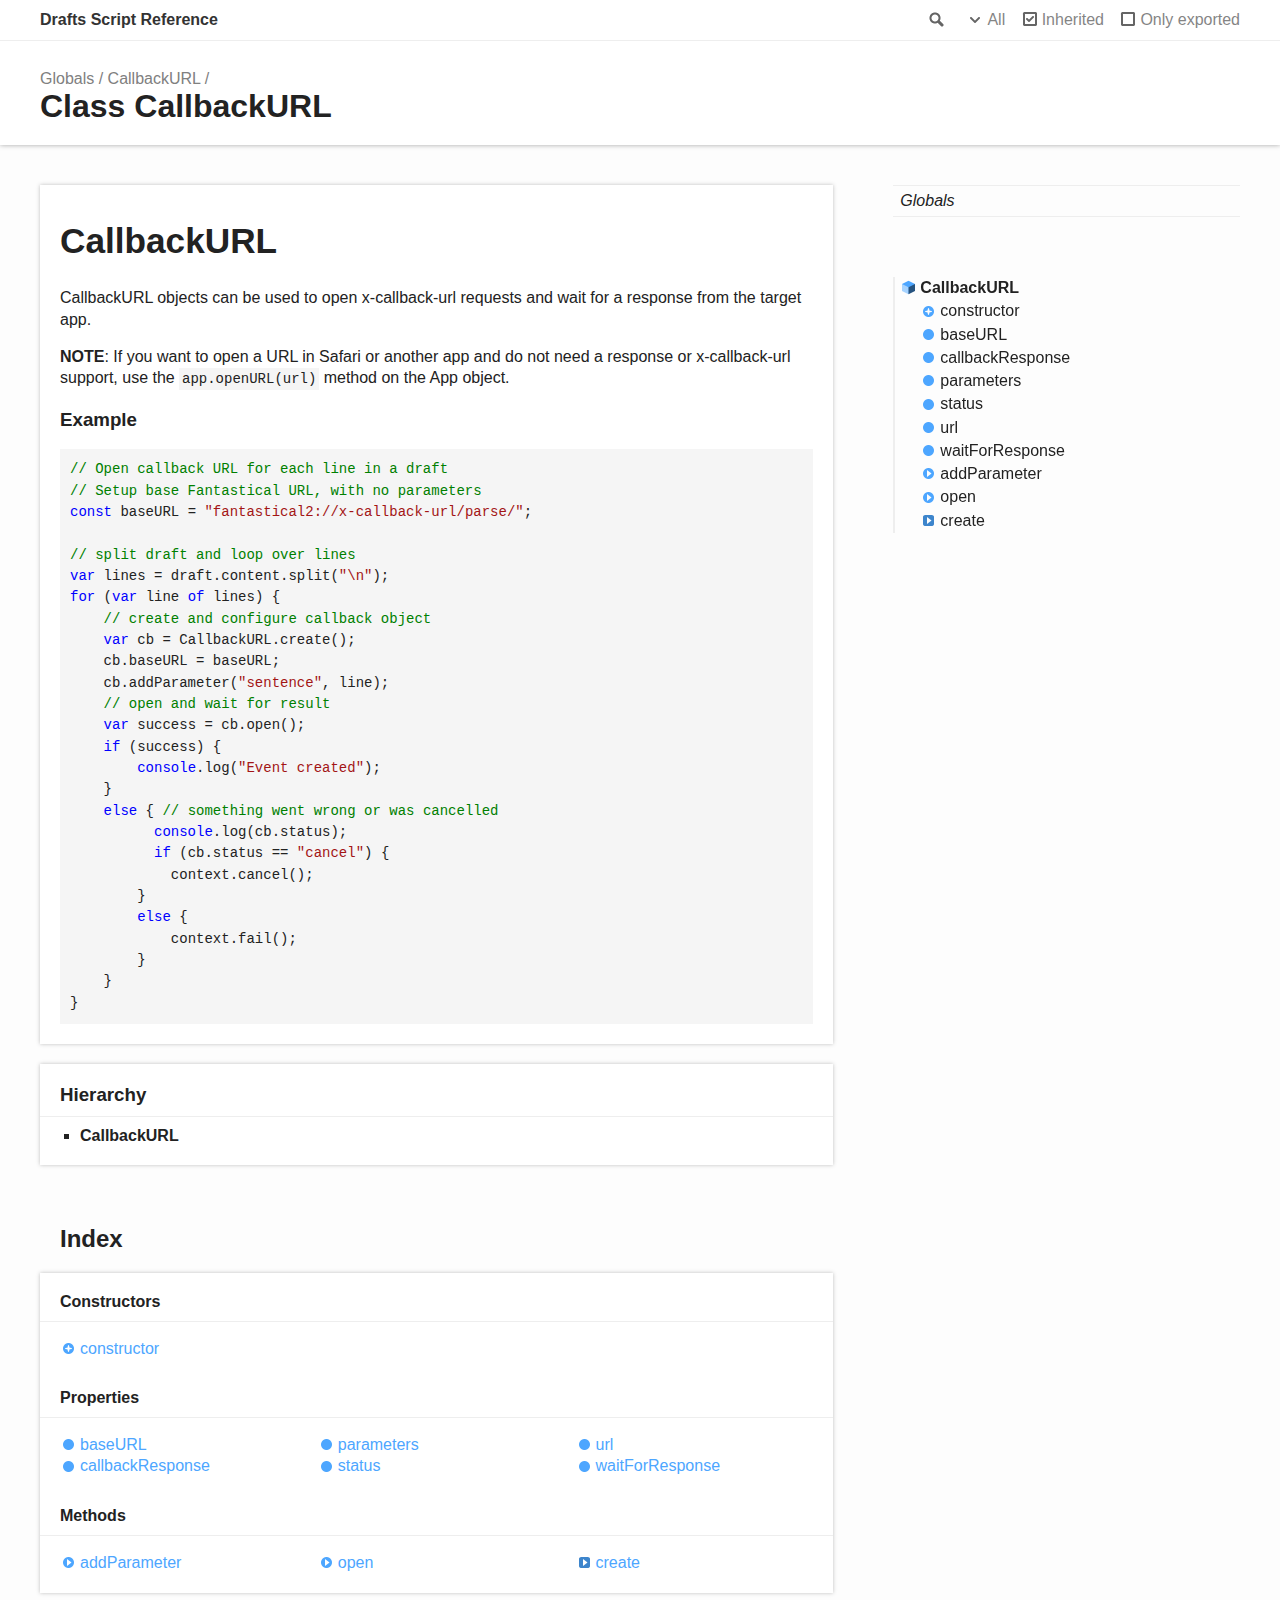
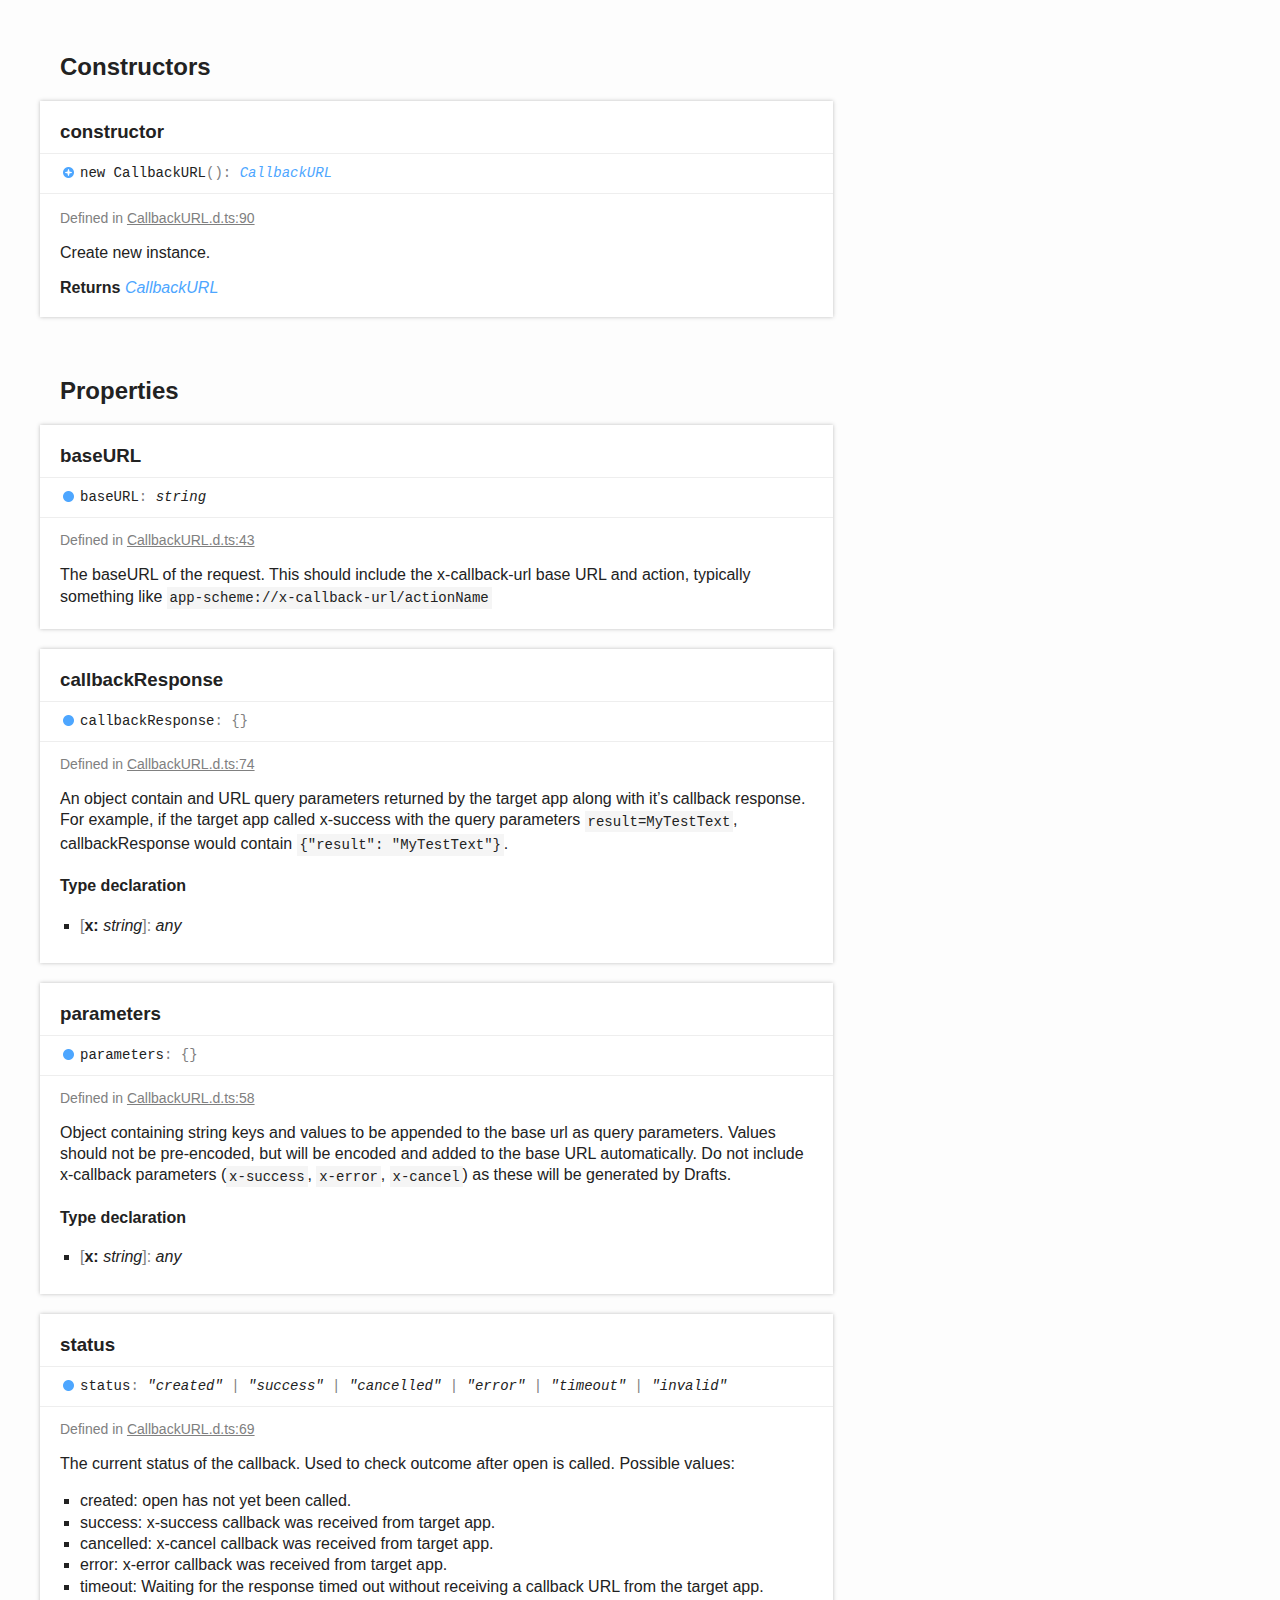
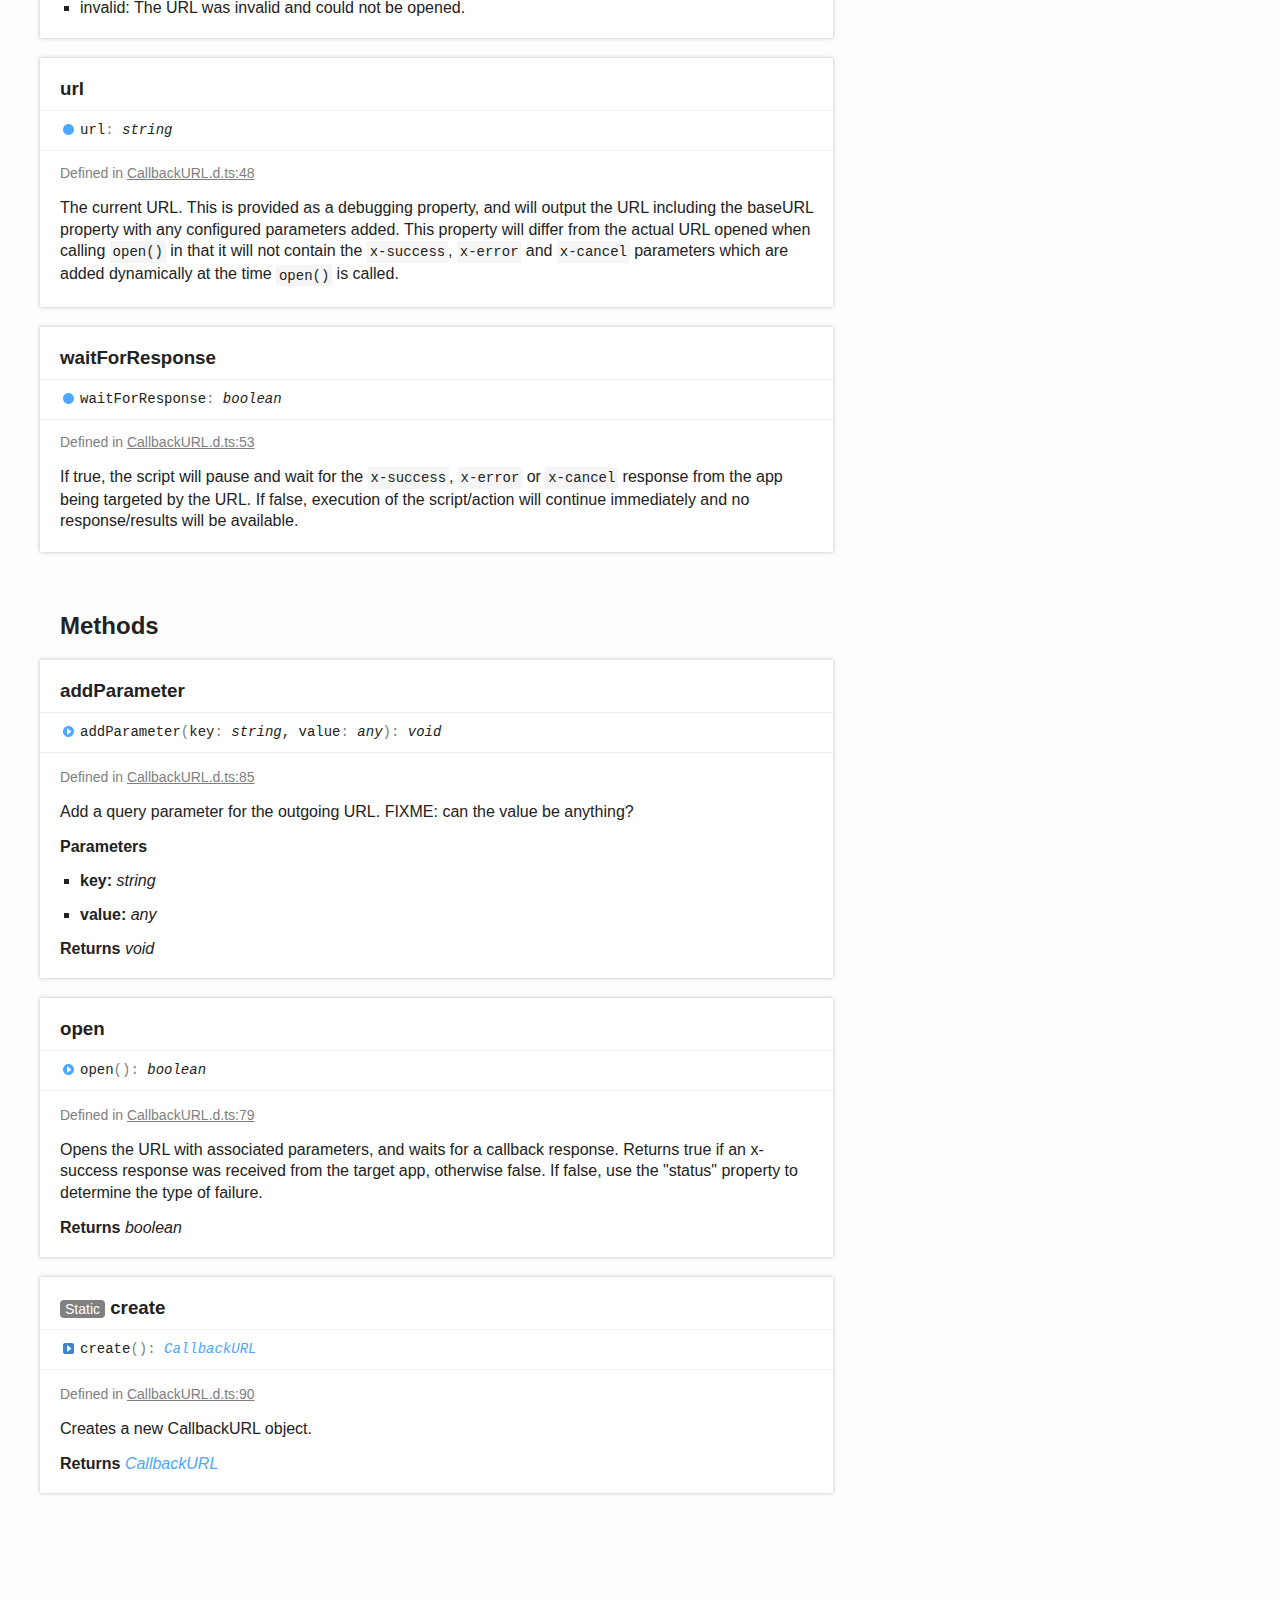
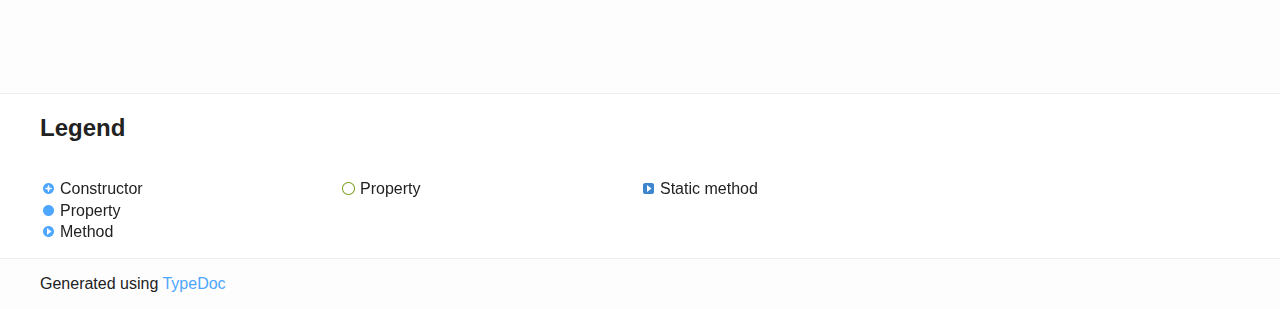
<file: classes/callbackurl.html>
<!doctype html>
<html class="default no-js">
<head>
	<meta charset="utf-8">
	<meta http-equiv="X-UA-Compatible" content="IE=edge">
	<title>CallbackURL | Drafts Script Reference</title>
	<meta name="description" content="Documentation for Drafts Script Reference">
	<meta name="viewport" content="width=device-width, initial-scale=1">
	<link rel="stylesheet" href="../assets/css/main.css">
</head>
<body>
<header>
	<div class="tsd-page-toolbar">
		<div class="container">
			<div class="table-wrap">
				<div class="table-cell" id="tsd-search" data-index="../assets/js/search.json" data-base="..">
					<div class="field">
						<label for="tsd-search-field" class="tsd-widget search no-caption">Search</label>
						<input id="tsd-search-field" type="text" />
					</div>
					<ul class="results">
						<li class="state loading">Preparing search index...</li>
						<li class="state failure">The search index is not available</li>
					</ul>
					<a href="../index.html" class="title">Drafts Script Reference</a>
				</div>
				<div class="table-cell" id="tsd-widgets">
					<div id="tsd-filter">
						<a href="#" class="tsd-widget options no-caption" data-toggle="options">Options</a>
						<div class="tsd-filter-group">
							<div class="tsd-select" id="tsd-filter-visibility">
								<span class="tsd-select-label">All</span>
								<ul class="tsd-select-list">
									<li data-value="public">Public</li>
									<li data-value="protected">Public/Protected</li>
									<li data-value="private" class="selected">All</li>
								</ul>
							</div>
							<input type="checkbox" id="tsd-filter-inherited" checked />
							<label class="tsd-widget" for="tsd-filter-inherited">Inherited</label>
							<input type="checkbox" id="tsd-filter-only-exported" />
							<label class="tsd-widget" for="tsd-filter-only-exported">Only exported</label>
						</div>
					</div>
					<a href="#" class="tsd-widget menu no-caption" data-toggle="menu">Menu</a>
				</div>
			</div>
		</div>
	</div>
	<div class="tsd-page-title">
		<div class="container">
			<ul class="tsd-breadcrumb">
				<li>
					<a href="../globals.html">Globals</a>
				</li>
				<li>
					<a href="callbackurl.html">CallbackURL</a>
				</li>
			</ul>
			<h1>Class CallbackURL</h1>
		</div>
	</div>
</header>
<div class="container container-main">
	<div class="row">
		<div class="col-8 col-content">
			<section class="tsd-panel tsd-comment">
				<div class="tsd-comment tsd-typography">
					<div class="lead">
						<a href="#callbackurl" id="callbackurl" style="color: inherit; text-decoration: none;">
							<h1>CallbackURL</h1>
						</a>
					</div>
					<p>CallbackURL objects can be used to open x-callback-url requests and wait for a response from the target app.</p>
					<p><strong>NOTE</strong>: If you want to open a URL in Safari or another app and do not need a response or x-callback-url support, use the <code>app.openURL(url)</code> method on the App object.</p>
					<a href="#example" id="example" style="color: inherit; text-decoration: none;">
						<h3>Example</h3>
					</a>
					<pre><code class="language-javascript"><span class="hljs-comment">// Open callback URL for each line in a draft</span>
<span class="hljs-comment">// Setup base Fantastical URL, with no parameters</span>
<span class="hljs-keyword">const</span> baseURL = <span class="hljs-string">&quot;fantastical2://x-callback-url/parse/&quot;</span>;

<span class="hljs-comment">// split draft and loop over lines</span>
<span class="hljs-keyword">var</span> lines = draft.content.split(<span class="hljs-string">&quot;\n&quot;</span>);
<span class="hljs-keyword">for</span> (<span class="hljs-keyword">var</span> line <span class="hljs-keyword">of</span> lines) {
    <span class="hljs-comment">// create and configure callback object</span>
    <span class="hljs-keyword">var</span> cb = CallbackURL.create();
    cb.baseURL = baseURL;
    cb.addParameter(<span class="hljs-string">&quot;sentence&quot;</span>, line);
    <span class="hljs-comment">// open and wait for result</span>
    <span class="hljs-keyword">var</span> success = cb.open();
    <span class="hljs-keyword">if</span> (success) {
        <span class="hljs-built_in">console</span>.log(<span class="hljs-string">&quot;Event created&quot;</span>);
    }
    <span class="hljs-keyword">else</span> { <span class="hljs-comment">// something went wrong or was cancelled</span>
          <span class="hljs-built_in">console</span>.log(cb.status);
          <span class="hljs-keyword">if</span> (cb.status == <span class="hljs-string">&quot;cancel&quot;</span>) {
            context.cancel();
        }
        <span class="hljs-keyword">else</span> {
            context.fail();
        }
    }
}</code></pre>
				</div>
			</section>
			<section class="tsd-panel tsd-hierarchy">
				<h3>Hierarchy</h3>
				<ul class="tsd-hierarchy">
					<li>
						<span class="target">CallbackURL</span>
					</li>
				</ul>
			</section>
			<section class="tsd-panel-group tsd-index-group">
				<h2>Index</h2>
				<section class="tsd-panel tsd-index-panel">
					<div class="tsd-index-content">
						<section class="tsd-index-section ">
							<h3>Constructors</h3>
							<ul class="tsd-index-list">
								<li class="tsd-kind-constructor tsd-parent-kind-class"><a href="callbackurl.html#constructor" class="tsd-kind-icon">constructor</a></li>
							</ul>
						</section>
						<section class="tsd-index-section ">
							<h3>Properties</h3>
							<ul class="tsd-index-list">
								<li class="tsd-kind-property tsd-parent-kind-class"><a href="callbackurl.html#baseurl" class="tsd-kind-icon">baseURL</a></li>
								<li class="tsd-kind-property tsd-parent-kind-class"><a href="callbackurl.html#callbackresponse" class="tsd-kind-icon">callback<wbr>Response</a></li>
								<li class="tsd-kind-property tsd-parent-kind-class"><a href="callbackurl.html#parameters" class="tsd-kind-icon">parameters</a></li>
								<li class="tsd-kind-property tsd-parent-kind-class"><a href="callbackurl.html#status" class="tsd-kind-icon">status</a></li>
								<li class="tsd-kind-property tsd-parent-kind-class"><a href="callbackurl.html#url" class="tsd-kind-icon">url</a></li>
								<li class="tsd-kind-property tsd-parent-kind-class"><a href="callbackurl.html#waitforresponse" class="tsd-kind-icon">wait<wbr>For<wbr>Response</a></li>
							</ul>
						</section>
						<section class="tsd-index-section ">
							<h3>Methods</h3>
							<ul class="tsd-index-list">
								<li class="tsd-kind-method tsd-parent-kind-class"><a href="callbackurl.html#addparameter" class="tsd-kind-icon">add<wbr>Parameter</a></li>
								<li class="tsd-kind-method tsd-parent-kind-class"><a href="callbackurl.html#open" class="tsd-kind-icon">open</a></li>
								<li class="tsd-kind-method tsd-parent-kind-class tsd-is-static"><a href="callbackurl.html#create" class="tsd-kind-icon">create</a></li>
							</ul>
						</section>
					</div>
				</section>
			</section>
			<section class="tsd-panel-group tsd-member-group ">
				<h2>Constructors</h2>
				<section class="tsd-panel tsd-member tsd-kind-constructor tsd-parent-kind-class">
					<a name="constructor" class="tsd-anchor"></a>
					<h3>constructor</h3>
					<ul class="tsd-signatures tsd-kind-constructor tsd-parent-kind-class">
						<li class="tsd-signature tsd-kind-icon">new <wbr>CallbackURL<span class="tsd-signature-symbol">(</span><span class="tsd-signature-symbol">)</span><span class="tsd-signature-symbol">: </span><a href="callbackurl.html" class="tsd-signature-type">CallbackURL</a></li>
					</ul>
					<ul class="tsd-descriptions">
						<li class="tsd-description">
							<aside class="tsd-sources">
								<ul>
									<li>Defined in <a href="https://github.com/agiletortoise/drafts-script-reference/blob/73fbb8d/src/CallbackURL.d.ts#L90">CallbackURL.d.ts:90</a></li>
								</ul>
							</aside>
							<div class="tsd-comment tsd-typography">
								<div class="lead">
									<p>Create new instance.</p>
								</div>
							</div>
							<h4 class="tsd-returns-title">Returns <a href="callbackurl.html" class="tsd-signature-type">CallbackURL</a></h4>
						</li>
					</ul>
				</section>
			</section>
			<section class="tsd-panel-group tsd-member-group ">
				<h2>Properties</h2>
				<section class="tsd-panel tsd-member tsd-kind-property tsd-parent-kind-class">
					<a name="baseurl" class="tsd-anchor"></a>
					<h3>baseURL</h3>
					<div class="tsd-signature tsd-kind-icon">baseURL<span class="tsd-signature-symbol">:</span> <span class="tsd-signature-type">string</span></div>
					<aside class="tsd-sources">
						<ul>
							<li>Defined in <a href="https://github.com/agiletortoise/drafts-script-reference/blob/73fbb8d/src/CallbackURL.d.ts#L43">CallbackURL.d.ts:43</a></li>
						</ul>
					</aside>
					<div class="tsd-comment tsd-typography">
						<div class="lead">
							<p>The baseURL of the request. This should include the x-callback-url base URL and action, typically something like <code>app-scheme://x-callback-url/actionName</code></p>
						</div>
					</div>
				</section>
				<section class="tsd-panel tsd-member tsd-kind-property tsd-parent-kind-class">
					<a name="callbackresponse" class="tsd-anchor"></a>
					<h3>callback<wbr>Response</h3>
					<div class="tsd-signature tsd-kind-icon">callback<wbr>Response<span class="tsd-signature-symbol">:</span> <span class="tsd-signature-symbol">{}</span></div>
					<aside class="tsd-sources">
						<ul>
							<li>Defined in <a href="https://github.com/agiletortoise/drafts-script-reference/blob/73fbb8d/src/CallbackURL.d.ts#L74">CallbackURL.d.ts:74</a></li>
						</ul>
					</aside>
					<div class="tsd-comment tsd-typography">
						<div class="lead">
							<p>An object contain and URL query parameters returned by the target app along with it’s callback response. For example, if the target app called x-success with the query parameters <code>result=MyTestText</code>, callbackResponse would contain <code>{&quot;result&quot;: &quot;MyTestText&quot;}</code>.</p>
						</div>
					</div>
					<div class="tsd-type-declaration">
						<h4>Type declaration</h4>
						<ul class="tsd-parameters">
							<li class="tsd-parameter-index-signature">
								<h5><span class="tsd-signature-symbol">[</span>x: <span class="tsd-signature-type">string</span><span class="tsd-signature-symbol">]: </span><span class="tsd-signature-type">any</span></h5>
							</li>
						</ul>
					</div>
				</section>
				<section class="tsd-panel tsd-member tsd-kind-property tsd-parent-kind-class">
					<a name="parameters" class="tsd-anchor"></a>
					<h3>parameters</h3>
					<div class="tsd-signature tsd-kind-icon">parameters<span class="tsd-signature-symbol">:</span> <span class="tsd-signature-symbol">{}</span></div>
					<aside class="tsd-sources">
						<ul>
							<li>Defined in <a href="https://github.com/agiletortoise/drafts-script-reference/blob/73fbb8d/src/CallbackURL.d.ts#L58">CallbackURL.d.ts:58</a></li>
						</ul>
					</aside>
					<div class="tsd-comment tsd-typography">
						<div class="lead">
							<p>Object containing string keys and values to be appended to the base url as query parameters. Values should not be pre-encoded, but will be encoded and added to the base URL automatically. Do not include x-callback parameters (<code>x-success</code>, <code>x-error</code>, <code>x-cancel</code>) as these will be generated by Drafts.</p>
						</div>
					</div>
					<div class="tsd-type-declaration">
						<h4>Type declaration</h4>
						<ul class="tsd-parameters">
							<li class="tsd-parameter-index-signature">
								<h5><span class="tsd-signature-symbol">[</span>x: <span class="tsd-signature-type">string</span><span class="tsd-signature-symbol">]: </span><span class="tsd-signature-type">any</span></h5>
							</li>
						</ul>
					</div>
				</section>
				<section class="tsd-panel tsd-member tsd-kind-property tsd-parent-kind-class">
					<a name="status" class="tsd-anchor"></a>
					<h3>status</h3>
					<div class="tsd-signature tsd-kind-icon">status<span class="tsd-signature-symbol">:</span> <span class="tsd-signature-type">"created"</span><span class="tsd-signature-symbol"> | </span><span class="tsd-signature-type">"success"</span><span class="tsd-signature-symbol"> | </span><span class="tsd-signature-type">"cancelled"</span><span class="tsd-signature-symbol"> | </span><span class="tsd-signature-type">"error"</span><span class="tsd-signature-symbol"> | </span><span class="tsd-signature-type">"timeout"</span><span class="tsd-signature-symbol"> | </span><span class="tsd-signature-type">"invalid"</span></div>
					<aside class="tsd-sources">
						<ul>
							<li>Defined in <a href="https://github.com/agiletortoise/drafts-script-reference/blob/73fbb8d/src/CallbackURL.d.ts#L69">CallbackURL.d.ts:69</a></li>
						</ul>
					</aside>
					<div class="tsd-comment tsd-typography">
						<div class="lead">
							<p>The current status of the callback. Used to check outcome after open is called. Possible values:</p>
							<ul>
								<li>created: open has not yet been called.</li>
								<li>success: x-success callback was received from target app.</li>
								<li>cancelled: x-cancel callback was received from target app.</li>
								<li>error: x-error callback was received from target app.</li>
								<li>timeout: Waiting for the response timed out without receiving a callback URL from the target app.</li>
								<li>invalid: The URL was invalid and could not be opened.</li>
							</ul>
						</div>
					</div>
				</section>
				<section class="tsd-panel tsd-member tsd-kind-property tsd-parent-kind-class">
					<a name="url" class="tsd-anchor"></a>
					<h3>url</h3>
					<div class="tsd-signature tsd-kind-icon">url<span class="tsd-signature-symbol">:</span> <span class="tsd-signature-type">string</span></div>
					<aside class="tsd-sources">
						<ul>
							<li>Defined in <a href="https://github.com/agiletortoise/drafts-script-reference/blob/73fbb8d/src/CallbackURL.d.ts#L48">CallbackURL.d.ts:48</a></li>
						</ul>
					</aside>
					<div class="tsd-comment tsd-typography">
						<div class="lead">
							<p>The current URL. This is provided as a debugging property, and will output the URL including the baseURL property with any configured parameters added. This property will differ from the actual URL opened when calling <code>open()</code> in that it will not contain the <code>x-success</code>, <code>x-error</code> and <code>x-cancel</code> parameters which are added dynamically at the time <code>open()</code> is called.</p>
						</div>
					</div>
				</section>
				<section class="tsd-panel tsd-member tsd-kind-property tsd-parent-kind-class">
					<a name="waitforresponse" class="tsd-anchor"></a>
					<h3>wait<wbr>For<wbr>Response</h3>
					<div class="tsd-signature tsd-kind-icon">wait<wbr>For<wbr>Response<span class="tsd-signature-symbol">:</span> <span class="tsd-signature-type">boolean</span></div>
					<aside class="tsd-sources">
						<ul>
							<li>Defined in <a href="https://github.com/agiletortoise/drafts-script-reference/blob/73fbb8d/src/CallbackURL.d.ts#L53">CallbackURL.d.ts:53</a></li>
						</ul>
					</aside>
					<div class="tsd-comment tsd-typography">
						<div class="lead">
							<p>If true, the script will pause and wait for the <code>x-success</code>, <code>x-error</code> or <code>x-cancel</code> response from the app being targeted by the URL. If false, execution of the script/action will continue immediately and no response/results will be available.</p>
						</div>
					</div>
				</section>
			</section>
			<section class="tsd-panel-group tsd-member-group ">
				<h2>Methods</h2>
				<section class="tsd-panel tsd-member tsd-kind-method tsd-parent-kind-class">
					<a name="addparameter" class="tsd-anchor"></a>
					<h3>add<wbr>Parameter</h3>
					<ul class="tsd-signatures tsd-kind-method tsd-parent-kind-class">
						<li class="tsd-signature tsd-kind-icon">add<wbr>Parameter<span class="tsd-signature-symbol">(</span>key<span class="tsd-signature-symbol">: </span><span class="tsd-signature-type">string</span>, value<span class="tsd-signature-symbol">: </span><span class="tsd-signature-type">any</span><span class="tsd-signature-symbol">)</span><span class="tsd-signature-symbol">: </span><span class="tsd-signature-type">void</span></li>
					</ul>
					<ul class="tsd-descriptions">
						<li class="tsd-description">
							<aside class="tsd-sources">
								<ul>
									<li>Defined in <a href="https://github.com/agiletortoise/drafts-script-reference/blob/73fbb8d/src/CallbackURL.d.ts#L85">CallbackURL.d.ts:85</a></li>
								</ul>
							</aside>
							<div class="tsd-comment tsd-typography">
								<div class="lead">
									<p>Add a query parameter for the outgoing URL.
									FIXME: can the value be anything?</p>
								</div>
							</div>
							<h4 class="tsd-parameters-title">Parameters</h4>
							<ul class="tsd-parameters">
								<li>
									<h5>key: <span class="tsd-signature-type">string</span></h5>
								</li>
								<li>
									<h5>value: <span class="tsd-signature-type">any</span></h5>
								</li>
							</ul>
							<h4 class="tsd-returns-title">Returns <span class="tsd-signature-type">void</span></h4>
						</li>
					</ul>
				</section>
				<section class="tsd-panel tsd-member tsd-kind-method tsd-parent-kind-class">
					<a name="open" class="tsd-anchor"></a>
					<h3>open</h3>
					<ul class="tsd-signatures tsd-kind-method tsd-parent-kind-class">
						<li class="tsd-signature tsd-kind-icon">open<span class="tsd-signature-symbol">(</span><span class="tsd-signature-symbol">)</span><span class="tsd-signature-symbol">: </span><span class="tsd-signature-type">boolean</span></li>
					</ul>
					<ul class="tsd-descriptions">
						<li class="tsd-description">
							<aside class="tsd-sources">
								<ul>
									<li>Defined in <a href="https://github.com/agiletortoise/drafts-script-reference/blob/73fbb8d/src/CallbackURL.d.ts#L79">CallbackURL.d.ts:79</a></li>
								</ul>
							</aside>
							<div class="tsd-comment tsd-typography">
								<div class="lead">
									<p>Opens the URL with associated parameters, and waits for a callback response. Returns true if an x-success response was received from the target app, otherwise false. If false, use the &quot;status&quot; property to determine the type of failure.</p>
								</div>
							</div>
							<h4 class="tsd-returns-title">Returns <span class="tsd-signature-type">boolean</span></h4>
						</li>
					</ul>
				</section>
				<section class="tsd-panel tsd-member tsd-kind-method tsd-parent-kind-class tsd-is-static">
					<a name="create" class="tsd-anchor"></a>
					<h3><span class="tsd-flag ts-flagStatic">Static</span> create</h3>
					<ul class="tsd-signatures tsd-kind-method tsd-parent-kind-class tsd-is-static">
						<li class="tsd-signature tsd-kind-icon">create<span class="tsd-signature-symbol">(</span><span class="tsd-signature-symbol">)</span><span class="tsd-signature-symbol">: </span><a href="callbackurl.html" class="tsd-signature-type">CallbackURL</a></li>
					</ul>
					<ul class="tsd-descriptions">
						<li class="tsd-description">
							<aside class="tsd-sources">
								<ul>
									<li>Defined in <a href="https://github.com/agiletortoise/drafts-script-reference/blob/73fbb8d/src/CallbackURL.d.ts#L90">CallbackURL.d.ts:90</a></li>
								</ul>
							</aside>
							<div class="tsd-comment tsd-typography">
								<div class="lead">
									<p>Creates a new CallbackURL object.</p>
								</div>
							</div>
							<h4 class="tsd-returns-title">Returns <a href="callbackurl.html" class="tsd-signature-type">CallbackURL</a></h4>
						</li>
					</ul>
				</section>
			</section>
		</div>
		<div class="col-4 col-menu menu-sticky-wrap menu-highlight">
			<nav class="tsd-navigation primary">
				<ul>
					<li class="globals  ">
						<a href="../globals.html"><em>Globals</em></a>
					</li>
				</ul>
			</nav>
			<nav class="tsd-navigation secondary menu-sticky">
				<ul class="before-current">
				</ul>
				<ul class="current">
					<li class="current tsd-kind-class">
						<a href="callbackurl.html" class="tsd-kind-icon">CallbackURL</a>
						<ul>
							<li class=" tsd-kind-constructor tsd-parent-kind-class">
								<a href="callbackurl.html#constructor" class="tsd-kind-icon">constructor</a>
							</li>
							<li class=" tsd-kind-property tsd-parent-kind-class">
								<a href="callbackurl.html#baseurl" class="tsd-kind-icon">baseURL</a>
							</li>
							<li class=" tsd-kind-property tsd-parent-kind-class">
								<a href="callbackurl.html#callbackresponse" class="tsd-kind-icon">callback<wbr>Response</a>
							</li>
							<li class=" tsd-kind-property tsd-parent-kind-class">
								<a href="callbackurl.html#parameters" class="tsd-kind-icon">parameters</a>
							</li>
							<li class=" tsd-kind-property tsd-parent-kind-class">
								<a href="callbackurl.html#status" class="tsd-kind-icon">status</a>
							</li>
							<li class=" tsd-kind-property tsd-parent-kind-class">
								<a href="callbackurl.html#url" class="tsd-kind-icon">url</a>
							</li>
							<li class=" tsd-kind-property tsd-parent-kind-class">
								<a href="callbackurl.html#waitforresponse" class="tsd-kind-icon">wait<wbr>For<wbr>Response</a>
							</li>
							<li class=" tsd-kind-method tsd-parent-kind-class">
								<a href="callbackurl.html#addparameter" class="tsd-kind-icon">add<wbr>Parameter</a>
							</li>
							<li class=" tsd-kind-method tsd-parent-kind-class">
								<a href="callbackurl.html#open" class="tsd-kind-icon">open</a>
							</li>
							<li class=" tsd-kind-method tsd-parent-kind-class tsd-is-static">
								<a href="callbackurl.html#create" class="tsd-kind-icon">create</a>
							</li>
						</ul>
					</li>
				</ul>
				<ul class="after-current">
				</ul>
			</nav>
		</div>
	</div>
</div>
<footer class="with-border-bottom">
	<div class="container">
		<h2>Legend</h2>
		<div class="tsd-legend-group">
			<ul class="tsd-legend">
				<li class="tsd-kind-constructor tsd-parent-kind-class"><span class="tsd-kind-icon">Constructor</span></li>
				<li class="tsd-kind-property tsd-parent-kind-class"><span class="tsd-kind-icon">Property</span></li>
				<li class="tsd-kind-method tsd-parent-kind-class"><span class="tsd-kind-icon">Method</span></li>
			</ul>
			<ul class="tsd-legend">
				<li class="tsd-kind-property tsd-parent-kind-interface"><span class="tsd-kind-icon">Property</span></li>
			</ul>
			<ul class="tsd-legend">
				<li class="tsd-kind-method tsd-parent-kind-class tsd-is-static"><span class="tsd-kind-icon">Static method</span></li>
			</ul>
		</div>
	</div>
</footer>
<div class="container tsd-generator">
	<p>Generated using <a href="https://typedoc.org/" target="_blank">TypeDoc</a></p>
</div>
<div class="overlay"></div>
<script src="../assets/js/main.js"></script>
<script>if (location.protocol == 'file:') document.write('<script src="../assets/js/search.js"><' + '/script>');</script>
</body>
</html>
</file>
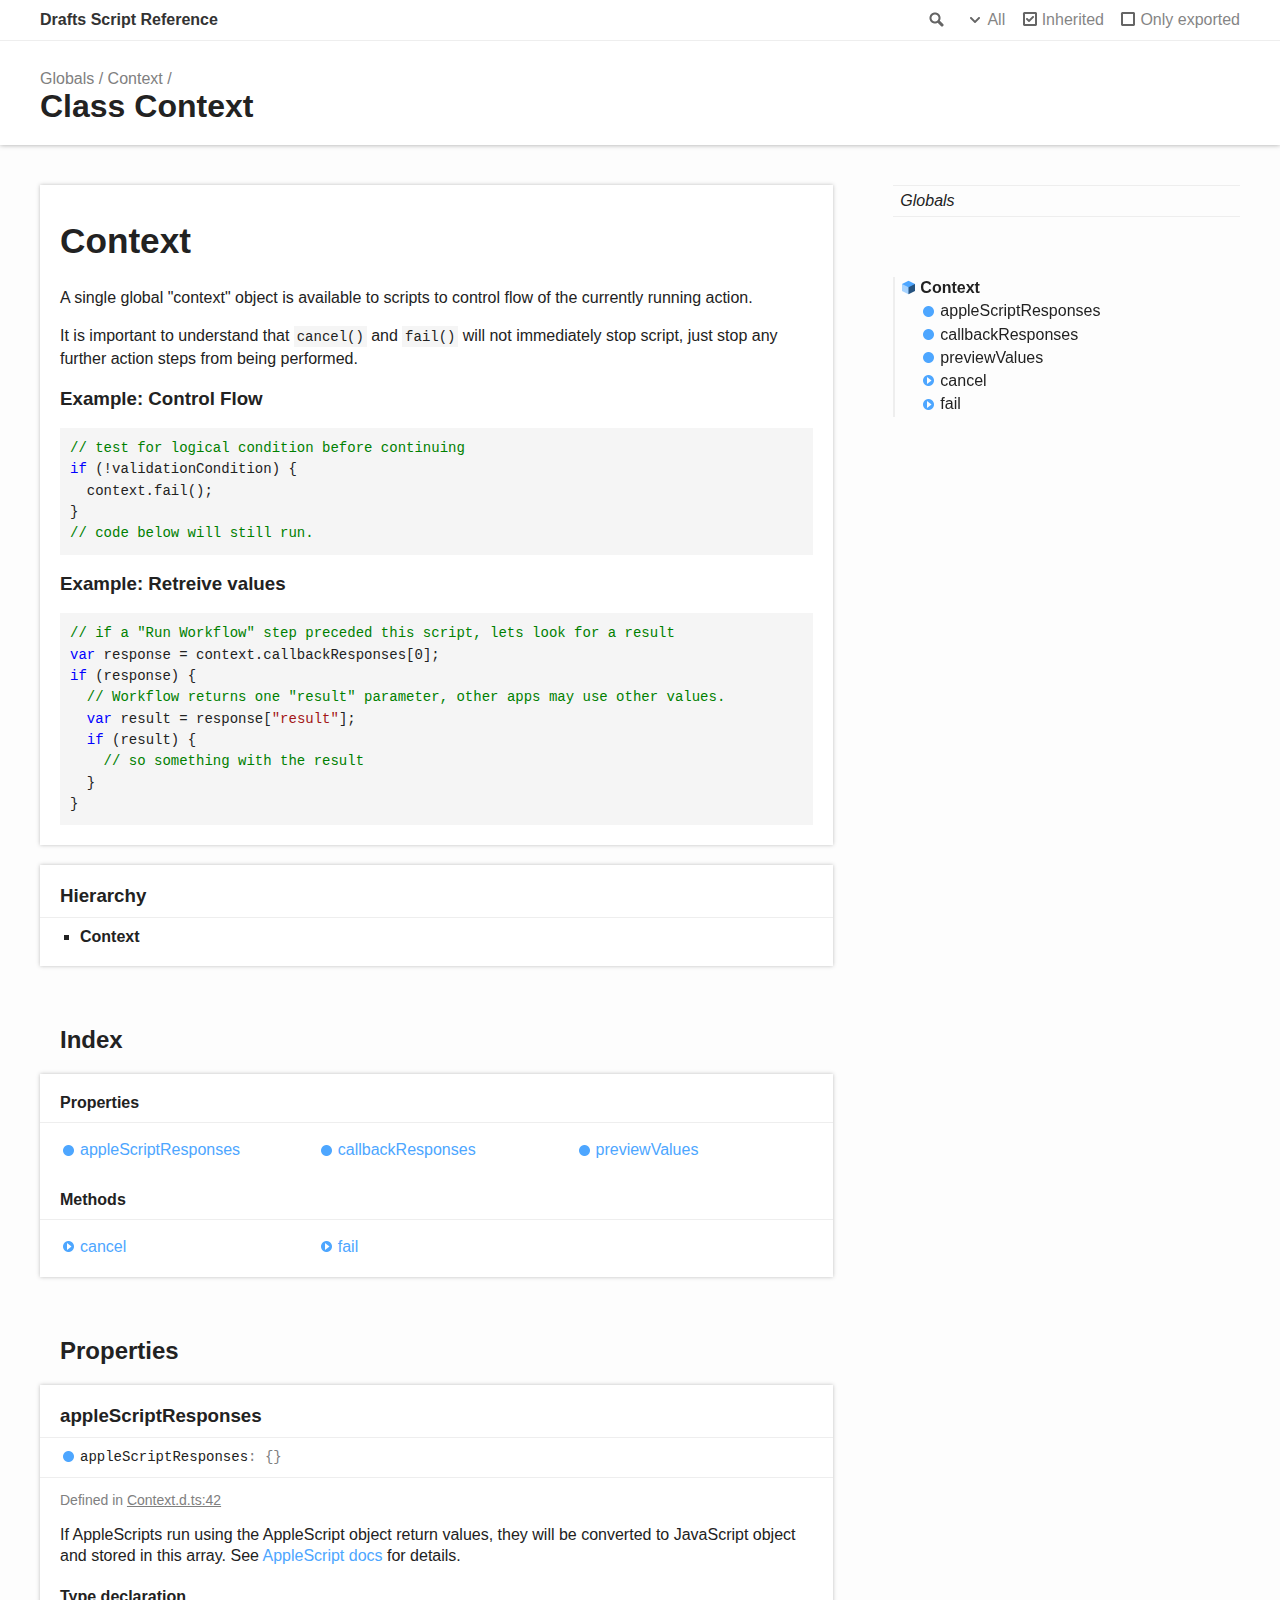
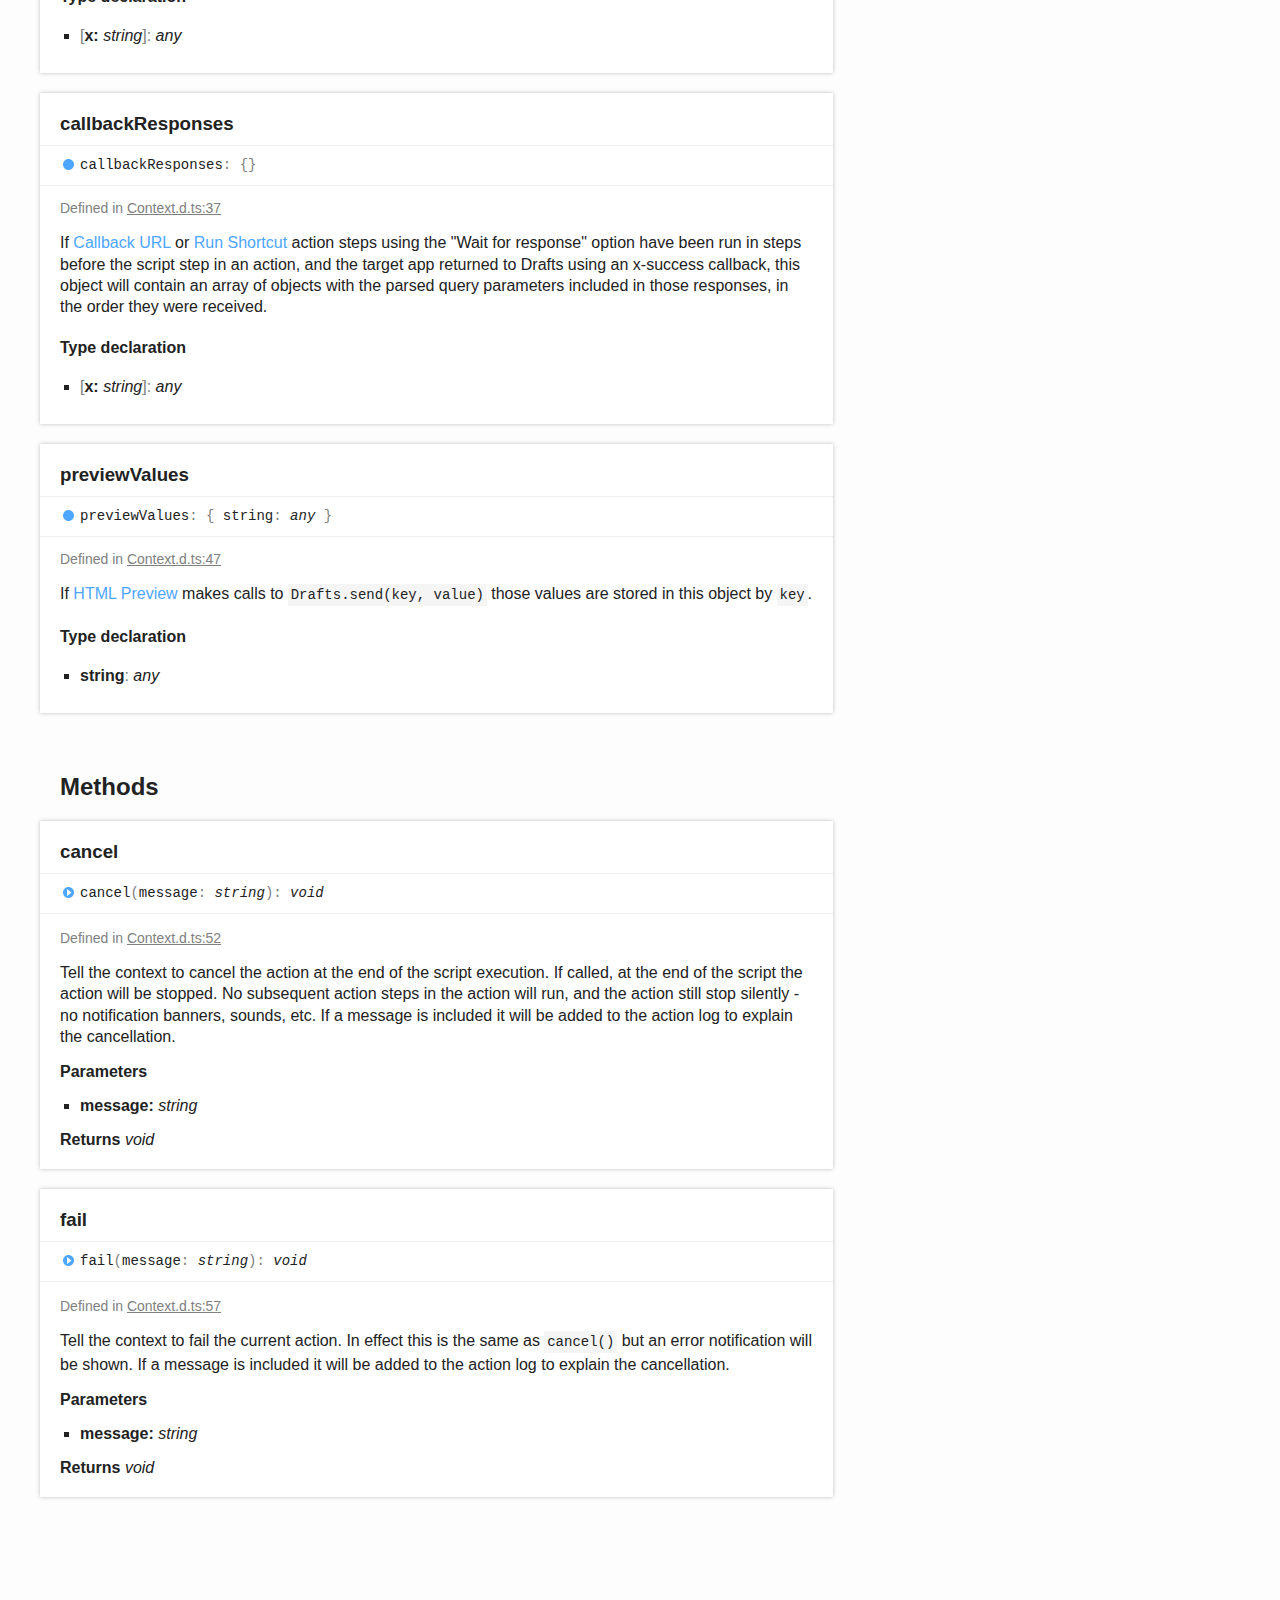
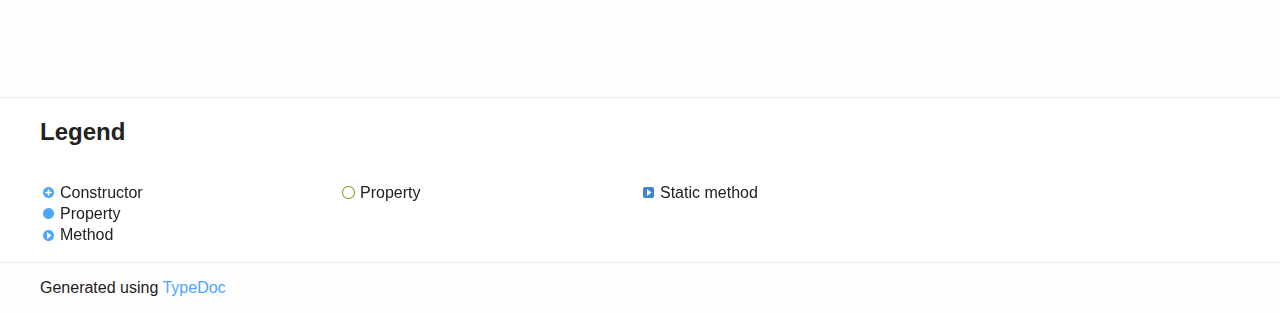
<file: classes/context.html>
<!doctype html>
<html class="default no-js">
<head>
	<meta charset="utf-8">
	<meta http-equiv="X-UA-Compatible" content="IE=edge">
	<title>Context | Drafts Script Reference</title>
	<meta name="description" content="Documentation for Drafts Script Reference">
	<meta name="viewport" content="width=device-width, initial-scale=1">
	<link rel="stylesheet" href="../assets/css/main.css">
</head>
<body>
<header>
	<div class="tsd-page-toolbar">
		<div class="container">
			<div class="table-wrap">
				<div class="table-cell" id="tsd-search" data-index="../assets/js/search.json" data-base="..">
					<div class="field">
						<label for="tsd-search-field" class="tsd-widget search no-caption">Search</label>
						<input id="tsd-search-field" type="text" />
					</div>
					<ul class="results">
						<li class="state loading">Preparing search index...</li>
						<li class="state failure">The search index is not available</li>
					</ul>
					<a href="../index.html" class="title">Drafts Script Reference</a>
				</div>
				<div class="table-cell" id="tsd-widgets">
					<div id="tsd-filter">
						<a href="#" class="tsd-widget options no-caption" data-toggle="options">Options</a>
						<div class="tsd-filter-group">
							<div class="tsd-select" id="tsd-filter-visibility">
								<span class="tsd-select-label">All</span>
								<ul class="tsd-select-list">
									<li data-value="public">Public</li>
									<li data-value="protected">Public/Protected</li>
									<li data-value="private" class="selected">All</li>
								</ul>
							</div>
							<input type="checkbox" id="tsd-filter-inherited" checked />
							<label class="tsd-widget" for="tsd-filter-inherited">Inherited</label>
							<input type="checkbox" id="tsd-filter-only-exported" />
							<label class="tsd-widget" for="tsd-filter-only-exported">Only exported</label>
						</div>
					</div>
					<a href="#" class="tsd-widget menu no-caption" data-toggle="menu">Menu</a>
				</div>
			</div>
		</div>
	</div>
	<div class="tsd-page-title">
		<div class="container">
			<ul class="tsd-breadcrumb">
				<li>
					<a href="../globals.html">Globals</a>
				</li>
				<li>
					<a href="context.html">Context</a>
				</li>
			</ul>
			<h1>Class Context</h1>
		</div>
	</div>
</header>
<div class="container container-main">
	<div class="row">
		<div class="col-8 col-content">
			<section class="tsd-panel tsd-comment">
				<div class="tsd-comment tsd-typography">
					<div class="lead">
						<a href="#context" id="context" style="color: inherit; text-decoration: none;">
							<h1>Context</h1>
						</a>
					</div>
					<p>A single global &quot;context&quot; object is available to scripts to control flow of the currently running action.</p>
					<p>It is important to understand that <code>cancel()</code> and <code>fail()</code> will not immediately stop script, just stop any further action steps from being performed.</p>
					<a href="#example-control-flow" id="example-control-flow" style="color: inherit; text-decoration: none;">
						<h3>Example: Control Flow</h3>
					</a>
					<pre><code class="language-javascript"><span class="hljs-comment">// test for logical condition before continuing</span>
<span class="hljs-keyword">if</span> (!validationCondition) {
  context.fail();
}
<span class="hljs-comment">// code below will still run.</span></code></pre>
					<a href="#example-retreive-values" id="example-retreive-values" style="color: inherit; text-decoration: none;">
						<h3>Example: Retreive values</h3>
					</a>
					<pre><code class="language-javascript"><span class="hljs-comment">// if a &quot;Run Workflow&quot; step preceded this script, lets look for a result</span>
<span class="hljs-keyword">var</span> response = context.callbackResponses[<span class="hljs-number">0</span>];
<span class="hljs-keyword">if</span> (response) {
  <span class="hljs-comment">// Workflow returns one &quot;result&quot; parameter, other apps may use other values.</span>
  <span class="hljs-keyword">var</span> result = response[<span class="hljs-string">&quot;result&quot;</span>];
  <span class="hljs-keyword">if</span> (result) {
    <span class="hljs-comment">// so something with the result</span>
  }
}</code></pre>
				</div>
			</section>
			<section class="tsd-panel tsd-hierarchy">
				<h3>Hierarchy</h3>
				<ul class="tsd-hierarchy">
					<li>
						<span class="target">Context</span>
					</li>
				</ul>
			</section>
			<section class="tsd-panel-group tsd-index-group">
				<h2>Index</h2>
				<section class="tsd-panel tsd-index-panel">
					<div class="tsd-index-content">
						<section class="tsd-index-section ">
							<h3>Properties</h3>
							<ul class="tsd-index-list">
								<li class="tsd-kind-property tsd-parent-kind-class"><a href="context.html#applescriptresponses" class="tsd-kind-icon">apple<wbr>Script<wbr>Responses</a></li>
								<li class="tsd-kind-property tsd-parent-kind-class"><a href="context.html#callbackresponses" class="tsd-kind-icon">callback<wbr>Responses</a></li>
								<li class="tsd-kind-property tsd-parent-kind-class"><a href="context.html#previewvalues" class="tsd-kind-icon">preview<wbr>Values</a></li>
							</ul>
						</section>
						<section class="tsd-index-section ">
							<h3>Methods</h3>
							<ul class="tsd-index-list">
								<li class="tsd-kind-method tsd-parent-kind-class"><a href="context.html#cancel" class="tsd-kind-icon">cancel</a></li>
								<li class="tsd-kind-method tsd-parent-kind-class"><a href="context.html#fail" class="tsd-kind-icon">fail</a></li>
							</ul>
						</section>
					</div>
				</section>
			</section>
			<section class="tsd-panel-group tsd-member-group ">
				<h2>Properties</h2>
				<section class="tsd-panel tsd-member tsd-kind-property tsd-parent-kind-class">
					<a name="applescriptresponses" class="tsd-anchor"></a>
					<h3>apple<wbr>Script<wbr>Responses</h3>
					<div class="tsd-signature tsd-kind-icon">apple<wbr>Script<wbr>Responses<span class="tsd-signature-symbol">:</span> <span class="tsd-signature-symbol">{}</span></div>
					<aside class="tsd-sources">
						<ul>
							<li>Defined in <a href="https://github.com/agiletortoise/drafts-script-reference/blob/73fbb8d/src/Context.d.ts#L42">Context.d.ts:42</a></li>
						</ul>
					</aside>
					<div class="tsd-comment tsd-typography">
						<div class="lead">
							<p>If AppleScripts run using the AppleScript object return values, they will be converted to JavaScript object and stored in this array. See <a href="https://docs.getdrafts.com/docs/automation/applescript">AppleScript docs</a> for details.</p>
						</div>
					</div>
					<div class="tsd-type-declaration">
						<h4>Type declaration</h4>
						<ul class="tsd-parameters">
							<li class="tsd-parameter-index-signature">
								<h5><span class="tsd-signature-symbol">[</span>x: <span class="tsd-signature-type">string</span><span class="tsd-signature-symbol">]: </span><span class="tsd-signature-type">any</span></h5>
							</li>
						</ul>
					</div>
				</section>
				<section class="tsd-panel tsd-member tsd-kind-property tsd-parent-kind-class">
					<a name="callbackresponses" class="tsd-anchor"></a>
					<h3>callback<wbr>Responses</h3>
					<div class="tsd-signature tsd-kind-icon">callback<wbr>Responses<span class="tsd-signature-symbol">:</span> <span class="tsd-signature-symbol">{}</span></div>
					<aside class="tsd-sources">
						<ul>
							<li>Defined in <a href="https://github.com/agiletortoise/drafts-script-reference/blob/73fbb8d/src/Context.d.ts#L37">Context.d.ts:37</a></li>
						</ul>
					</aside>
					<div class="tsd-comment tsd-typography">
						<div class="lead">
							<p>If <a href="https://getdrafts.com/actions/steps/callbackurl">Callback URL</a> or <a href="https://getdrafts.com/actions/steps/runshortcut">Run Shortcut</a> action steps using the &quot;Wait for response&quot; option have been run in steps before the script step in an action, and the target app returned to Drafts using an x-success callback, this object will contain an array of objects with the parsed query parameters included in those responses, in the order they were received.</p>
						</div>
					</div>
					<div class="tsd-type-declaration">
						<h4>Type declaration</h4>
						<ul class="tsd-parameters">
							<li class="tsd-parameter-index-signature">
								<h5><span class="tsd-signature-symbol">[</span>x: <span class="tsd-signature-type">string</span><span class="tsd-signature-symbol">]: </span><span class="tsd-signature-type">any</span></h5>
							</li>
						</ul>
					</div>
				</section>
				<section class="tsd-panel tsd-member tsd-kind-property tsd-parent-kind-class">
					<a name="previewvalues" class="tsd-anchor"></a>
					<h3>preview<wbr>Values</h3>
					<div class="tsd-signature tsd-kind-icon">preview<wbr>Values<span class="tsd-signature-symbol">:</span> <span class="tsd-signature-symbol">{ </span>string<span class="tsd-signature-symbol">: </span><span class="tsd-signature-type">any</span><span class="tsd-signature-symbol"> }</span></div>
					<aside class="tsd-sources">
						<ul>
							<li>Defined in <a href="https://github.com/agiletortoise/drafts-script-reference/blob/73fbb8d/src/Context.d.ts#L47">Context.d.ts:47</a></li>
						</ul>
					</aside>
					<div class="tsd-comment tsd-typography">
						<div class="lead">
							<p>If <a href="https://docs.getdrafts.com/docs/actions/html-forms">HTML Preview</a> makes calls to <code>Drafts.send(key, value)</code> those values are stored in this object by <code>key</code>.</p>
						</div>
					</div>
					<div class="tsd-type-declaration">
						<h4>Type declaration</h4>
						<ul class="tsd-parameters">
							<li class="tsd-parameter">
								<h5>string<span class="tsd-signature-symbol">: </span><span class="tsd-signature-type">any</span></h5>
							</li>
						</ul>
					</div>
				</section>
			</section>
			<section class="tsd-panel-group tsd-member-group ">
				<h2>Methods</h2>
				<section class="tsd-panel tsd-member tsd-kind-method tsd-parent-kind-class">
					<a name="cancel" class="tsd-anchor"></a>
					<h3>cancel</h3>
					<ul class="tsd-signatures tsd-kind-method tsd-parent-kind-class">
						<li class="tsd-signature tsd-kind-icon">cancel<span class="tsd-signature-symbol">(</span>message<span class="tsd-signature-symbol">: </span><span class="tsd-signature-type">string</span><span class="tsd-signature-symbol">)</span><span class="tsd-signature-symbol">: </span><span class="tsd-signature-type">void</span></li>
					</ul>
					<ul class="tsd-descriptions">
						<li class="tsd-description">
							<aside class="tsd-sources">
								<ul>
									<li>Defined in <a href="https://github.com/agiletortoise/drafts-script-reference/blob/73fbb8d/src/Context.d.ts#L52">Context.d.ts:52</a></li>
								</ul>
							</aside>
							<div class="tsd-comment tsd-typography">
								<div class="lead">
									<p>Tell the context to cancel the action at the end of the script execution. If called, at the end of the script the action will be stopped. No subsequent action steps in the action will run, and the action still stop silently - no notification banners, sounds, etc. If a message is included it will be added to the action log to explain the cancellation.</p>
								</div>
							</div>
							<h4 class="tsd-parameters-title">Parameters</h4>
							<ul class="tsd-parameters">
								<li>
									<h5>message: <span class="tsd-signature-type">string</span></h5>
								</li>
							</ul>
							<h4 class="tsd-returns-title">Returns <span class="tsd-signature-type">void</span></h4>
						</li>
					</ul>
				</section>
				<section class="tsd-panel tsd-member tsd-kind-method tsd-parent-kind-class">
					<a name="fail" class="tsd-anchor"></a>
					<h3>fail</h3>
					<ul class="tsd-signatures tsd-kind-method tsd-parent-kind-class">
						<li class="tsd-signature tsd-kind-icon">fail<span class="tsd-signature-symbol">(</span>message<span class="tsd-signature-symbol">: </span><span class="tsd-signature-type">string</span><span class="tsd-signature-symbol">)</span><span class="tsd-signature-symbol">: </span><span class="tsd-signature-type">void</span></li>
					</ul>
					<ul class="tsd-descriptions">
						<li class="tsd-description">
							<aside class="tsd-sources">
								<ul>
									<li>Defined in <a href="https://github.com/agiletortoise/drafts-script-reference/blob/73fbb8d/src/Context.d.ts#L57">Context.d.ts:57</a></li>
								</ul>
							</aside>
							<div class="tsd-comment tsd-typography">
								<div class="lead">
									<p>Tell the context to fail the current action. In effect this is the same as <code>cancel()</code> but an error notification will be shown. If a message is included it will be added to the action log to explain the cancellation.</p>
								</div>
							</div>
							<h4 class="tsd-parameters-title">Parameters</h4>
							<ul class="tsd-parameters">
								<li>
									<h5>message: <span class="tsd-signature-type">string</span></h5>
								</li>
							</ul>
							<h4 class="tsd-returns-title">Returns <span class="tsd-signature-type">void</span></h4>
						</li>
					</ul>
				</section>
			</section>
		</div>
		<div class="col-4 col-menu menu-sticky-wrap menu-highlight">
			<nav class="tsd-navigation primary">
				<ul>
					<li class="globals  ">
						<a href="../globals.html"><em>Globals</em></a>
					</li>
				</ul>
			</nav>
			<nav class="tsd-navigation secondary menu-sticky">
				<ul class="before-current">
				</ul>
				<ul class="current">
					<li class="current tsd-kind-class">
						<a href="context.html" class="tsd-kind-icon">Context</a>
						<ul>
							<li class=" tsd-kind-property tsd-parent-kind-class">
								<a href="context.html#applescriptresponses" class="tsd-kind-icon">apple<wbr>Script<wbr>Responses</a>
							</li>
							<li class=" tsd-kind-property tsd-parent-kind-class">
								<a href="context.html#callbackresponses" class="tsd-kind-icon">callback<wbr>Responses</a>
							</li>
							<li class=" tsd-kind-property tsd-parent-kind-class">
								<a href="context.html#previewvalues" class="tsd-kind-icon">preview<wbr>Values</a>
							</li>
							<li class=" tsd-kind-method tsd-parent-kind-class">
								<a href="context.html#cancel" class="tsd-kind-icon">cancel</a>
							</li>
							<li class=" tsd-kind-method tsd-parent-kind-class">
								<a href="context.html#fail" class="tsd-kind-icon">fail</a>
							</li>
						</ul>
					</li>
				</ul>
				<ul class="after-current">
				</ul>
			</nav>
		</div>
	</div>
</div>
<footer class="with-border-bottom">
	<div class="container">
		<h2>Legend</h2>
		<div class="tsd-legend-group">
			<ul class="tsd-legend">
				<li class="tsd-kind-constructor tsd-parent-kind-class"><span class="tsd-kind-icon">Constructor</span></li>
				<li class="tsd-kind-property tsd-parent-kind-class"><span class="tsd-kind-icon">Property</span></li>
				<li class="tsd-kind-method tsd-parent-kind-class"><span class="tsd-kind-icon">Method</span></li>
			</ul>
			<ul class="tsd-legend">
				<li class="tsd-kind-property tsd-parent-kind-interface"><span class="tsd-kind-icon">Property</span></li>
			</ul>
			<ul class="tsd-legend">
				<li class="tsd-kind-method tsd-parent-kind-class tsd-is-static"><span class="tsd-kind-icon">Static method</span></li>
			</ul>
		</div>
	</div>
</footer>
<div class="container tsd-generator">
	<p>Generated using <a href="https://typedoc.org/" target="_blank">TypeDoc</a></p>
</div>
<div class="overlay"></div>
<script src="../assets/js/main.js"></script>
<script>if (location.protocol == 'file:') document.write('<script src="../assets/js/search.js"><' + '/script>');</script>
</body>
</html>
</file>
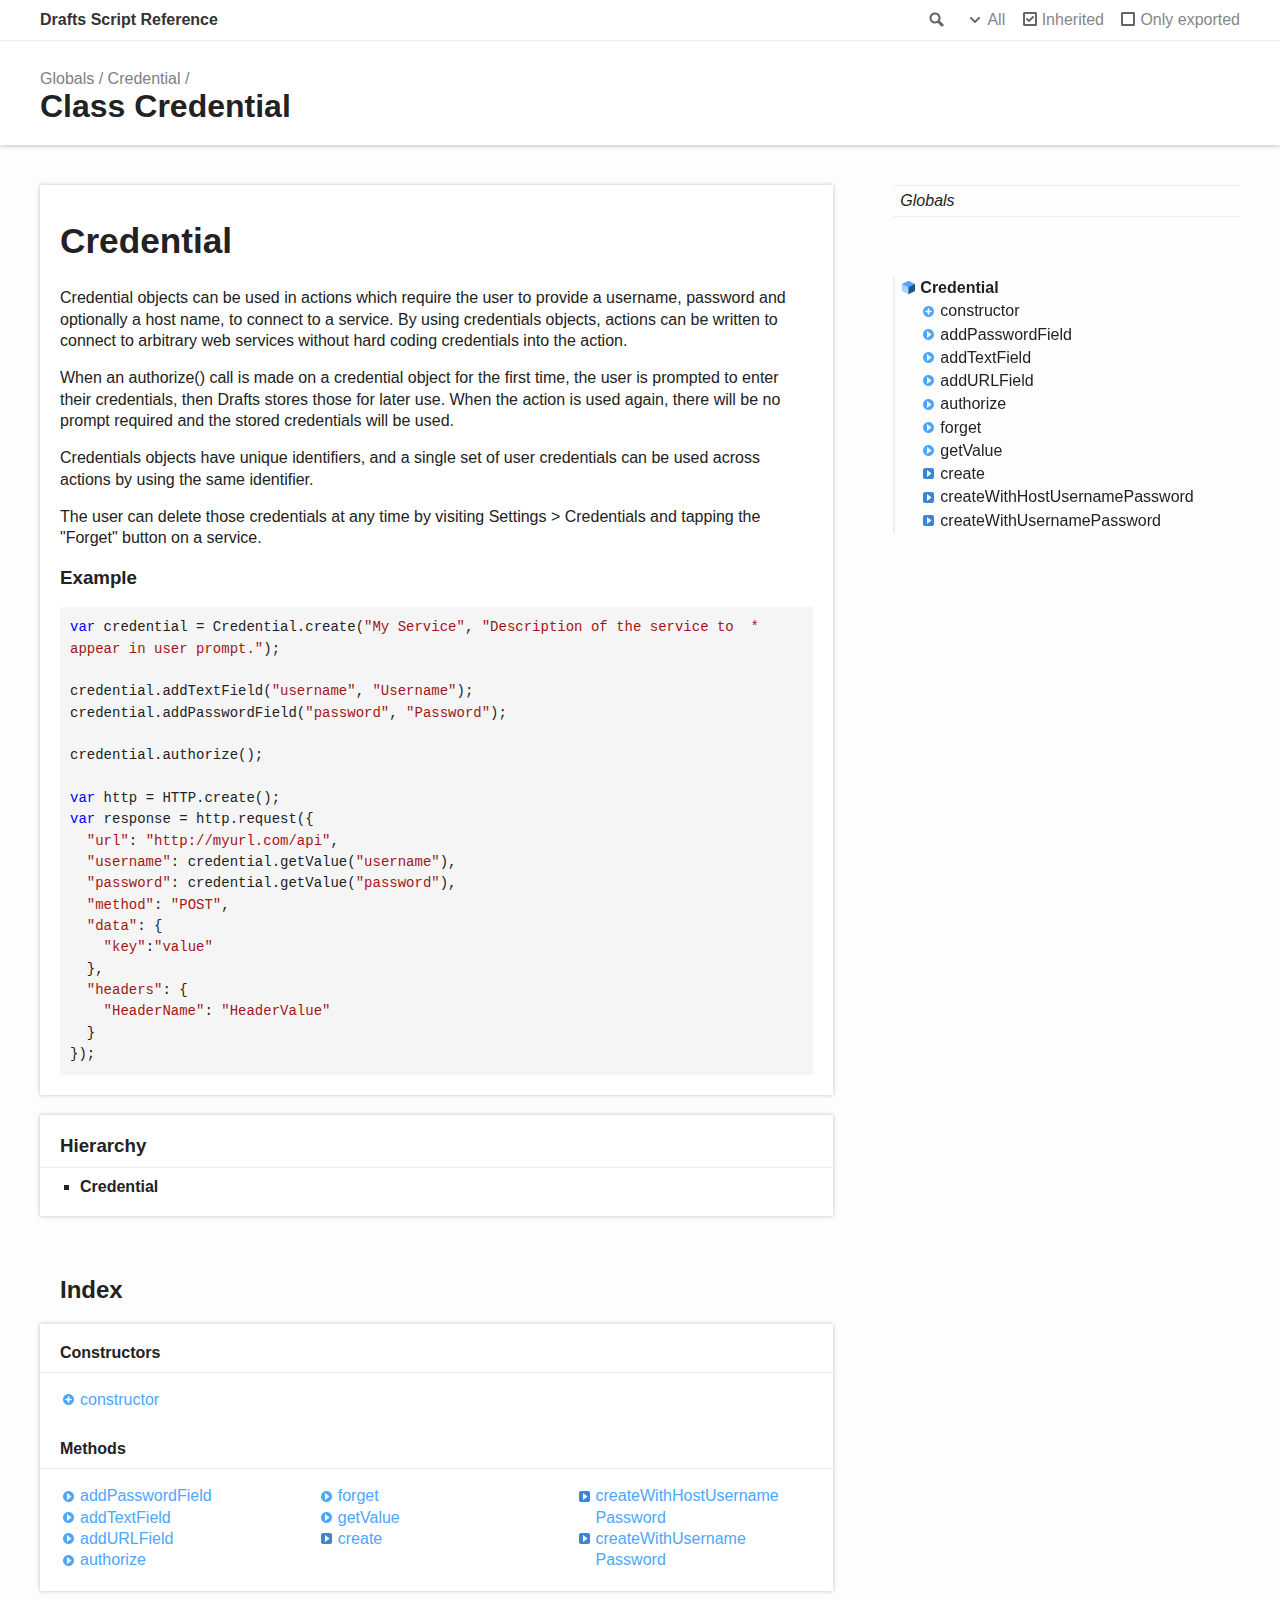
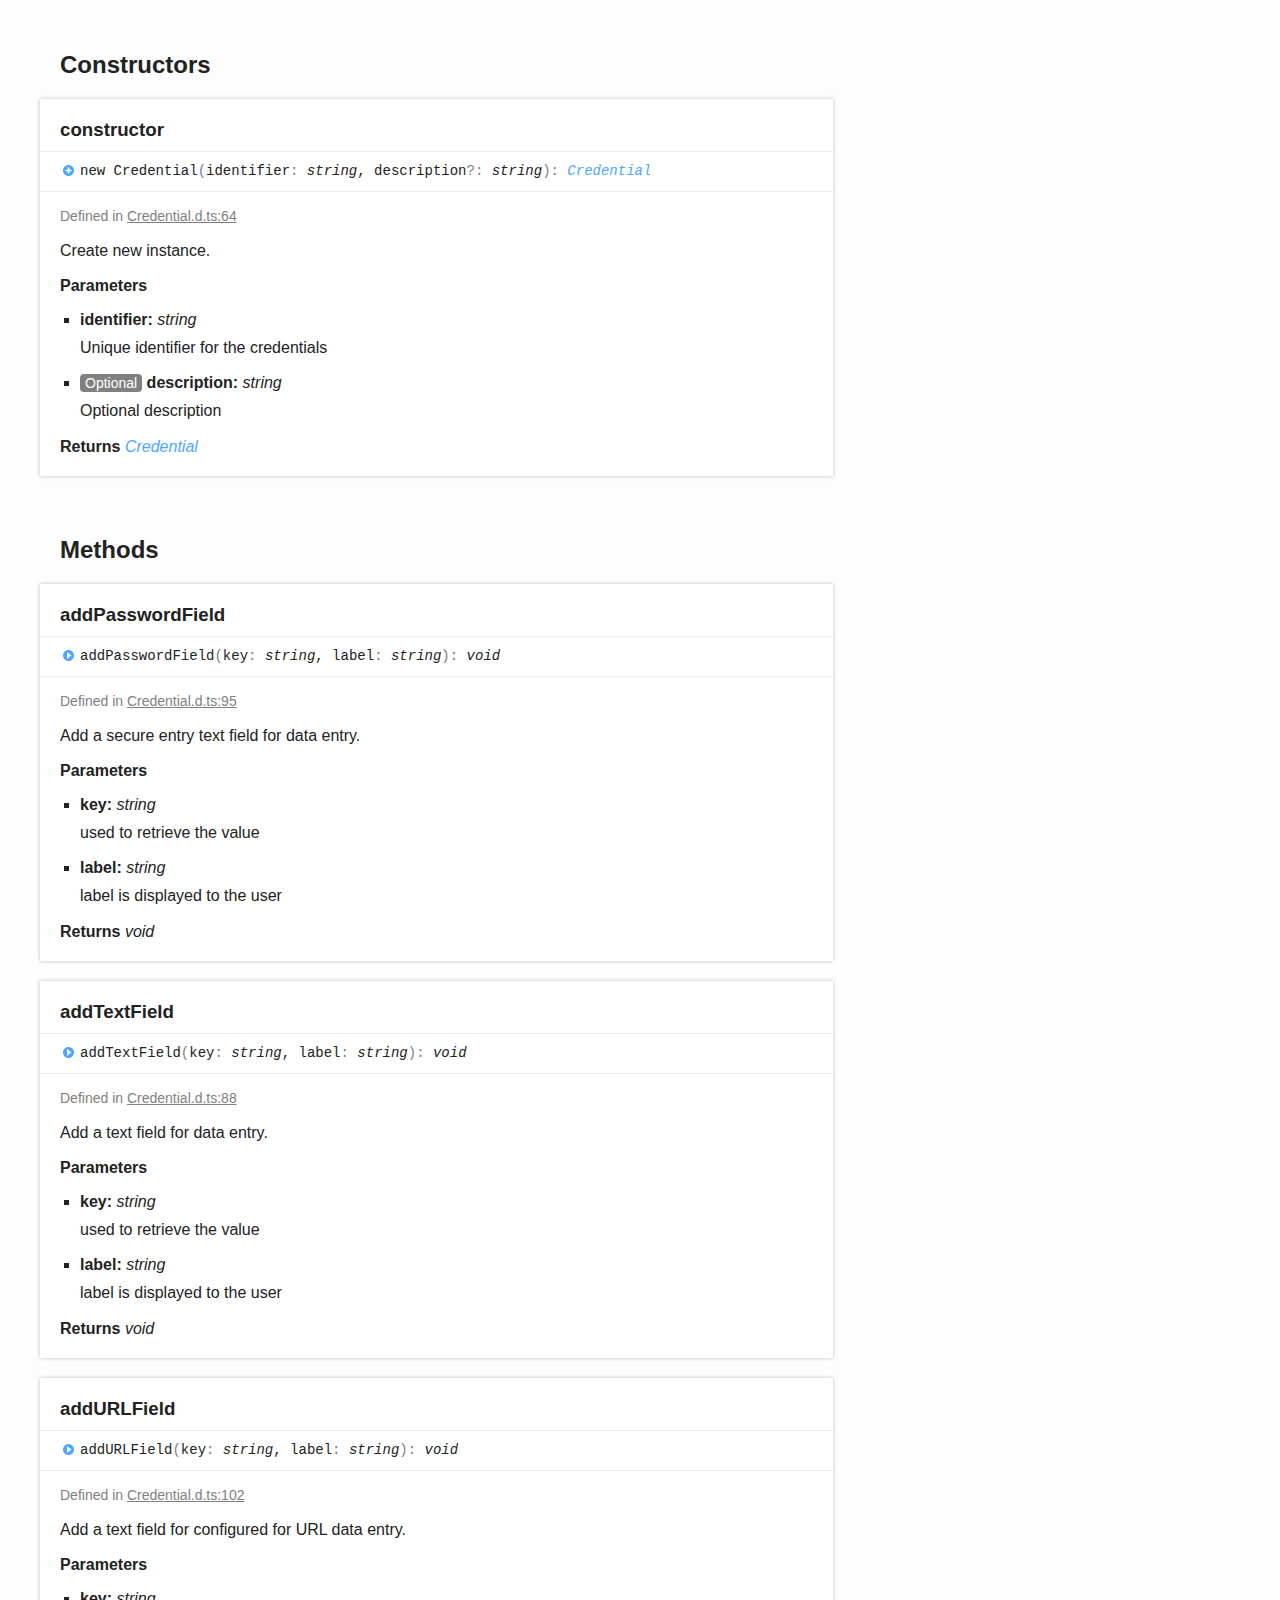
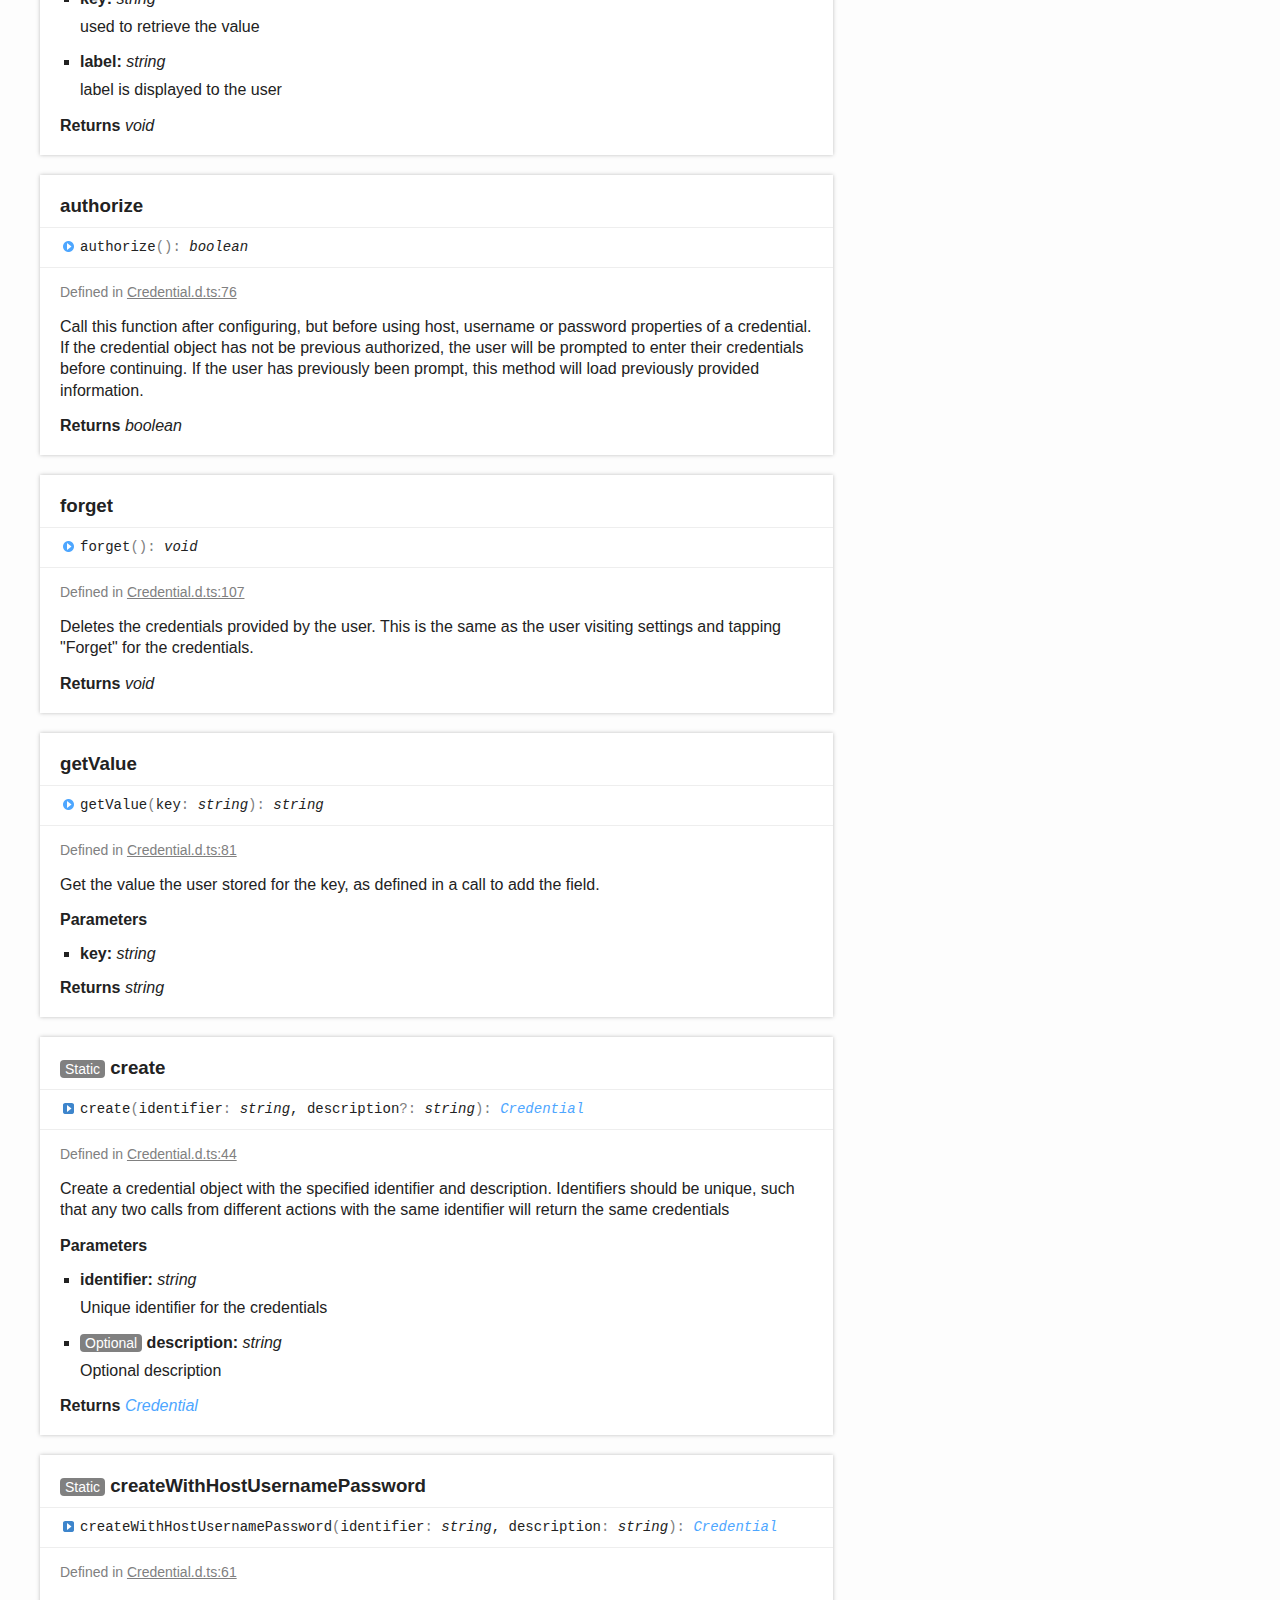
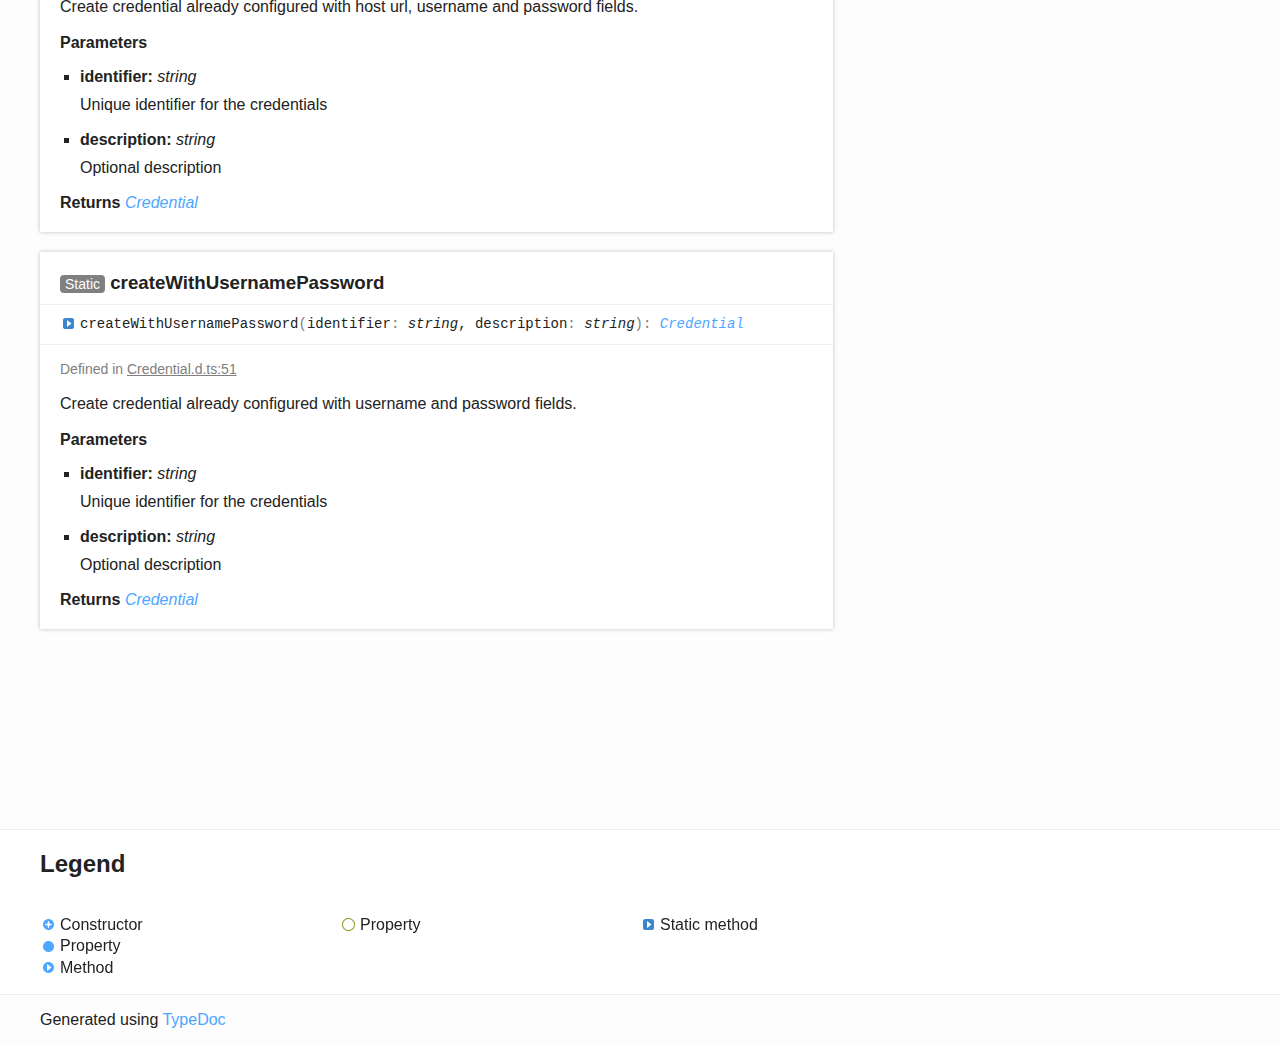
<file: classes/credential.html>
<!doctype html>
<html class="default no-js">
<head>
	<meta charset="utf-8">
	<meta http-equiv="X-UA-Compatible" content="IE=edge">
	<title>Credential | Drafts Script Reference</title>
	<meta name="description" content="Documentation for Drafts Script Reference">
	<meta name="viewport" content="width=device-width, initial-scale=1">
	<link rel="stylesheet" href="../assets/css/main.css">
</head>
<body>
<header>
	<div class="tsd-page-toolbar">
		<div class="container">
			<div class="table-wrap">
				<div class="table-cell" id="tsd-search" data-index="../assets/js/search.json" data-base="..">
					<div class="field">
						<label for="tsd-search-field" class="tsd-widget search no-caption">Search</label>
						<input id="tsd-search-field" type="text" />
					</div>
					<ul class="results">
						<li class="state loading">Preparing search index...</li>
						<li class="state failure">The search index is not available</li>
					</ul>
					<a href="../index.html" class="title">Drafts Script Reference</a>
				</div>
				<div class="table-cell" id="tsd-widgets">
					<div id="tsd-filter">
						<a href="#" class="tsd-widget options no-caption" data-toggle="options">Options</a>
						<div class="tsd-filter-group">
							<div class="tsd-select" id="tsd-filter-visibility">
								<span class="tsd-select-label">All</span>
								<ul class="tsd-select-list">
									<li data-value="public">Public</li>
									<li data-value="protected">Public/Protected</li>
									<li data-value="private" class="selected">All</li>
								</ul>
							</div>
							<input type="checkbox" id="tsd-filter-inherited" checked />
							<label class="tsd-widget" for="tsd-filter-inherited">Inherited</label>
							<input type="checkbox" id="tsd-filter-only-exported" />
							<label class="tsd-widget" for="tsd-filter-only-exported">Only exported</label>
						</div>
					</div>
					<a href="#" class="tsd-widget menu no-caption" data-toggle="menu">Menu</a>
				</div>
			</div>
		</div>
	</div>
	<div class="tsd-page-title">
		<div class="container">
			<ul class="tsd-breadcrumb">
				<li>
					<a href="../globals.html">Globals</a>
				</li>
				<li>
					<a href="credential.html">Credential</a>
				</li>
			</ul>
			<h1>Class Credential</h1>
		</div>
	</div>
</header>
<div class="container container-main">
	<div class="row">
		<div class="col-8 col-content">
			<section class="tsd-panel tsd-comment">
				<div class="tsd-comment tsd-typography">
					<div class="lead">
						<a href="#credential" id="credential" style="color: inherit; text-decoration: none;">
							<h1>Credential</h1>
						</a>
					</div>
					<p>Credential objects can be used in actions which require the user to provide a username, password and optionally a host name, to connect to a service. By using credentials objects, actions can be written to connect to arbitrary web services without hard coding credentials into the action.</p>
					<p>When an authorize() call is made on a credential object for the first time, the user is prompted to enter their credentials, then Drafts stores those for later use. When the action is used again, there will be no prompt required and the stored credentials will be used.</p>
					<p>Credentials objects have unique identifiers, and a single set of user credentials can be used across actions by using the same identifier.</p>
					<p>The user can delete those credentials at any time by visiting Settings &gt; Credentials and tapping the &quot;Forget&quot; button on a service.</p>
					<a href="#example" id="example" style="color: inherit; text-decoration: none;">
						<h3>Example</h3>
					</a>
					<pre><code class="language-javascript"><span class="hljs-keyword">var</span> credential = Credential.create(<span class="hljs-string">&quot;My Service&quot;</span>, <span class="hljs-string">&quot;Description of the service to  * appear in user prompt.&quot;</span>);

credential.addTextField(<span class="hljs-string">&quot;username&quot;</span>, <span class="hljs-string">&quot;Username&quot;</span>);
credential.addPasswordField(<span class="hljs-string">&quot;password&quot;</span>, <span class="hljs-string">&quot;Password&quot;</span>);

credential.authorize();

<span class="hljs-keyword">var</span> http = HTTP.create();
<span class="hljs-keyword">var</span> response = http.request({
  <span class="hljs-string">&quot;url&quot;</span>: <span class="hljs-string">&quot;http://myurl.com/api&quot;</span>,
  <span class="hljs-string">&quot;username&quot;</span>: credential.getValue(<span class="hljs-string">&quot;username&quot;</span>),
  <span class="hljs-string">&quot;password&quot;</span>: credential.getValue(<span class="hljs-string">&quot;password&quot;</span>),
  <span class="hljs-string">&quot;method&quot;</span>: <span class="hljs-string">&quot;POST&quot;</span>,
  <span class="hljs-string">&quot;data&quot;</span>: {
    <span class="hljs-string">&quot;key&quot;</span>:<span class="hljs-string">&quot;value&quot;</span>
  },
  <span class="hljs-string">&quot;headers&quot;</span>: {
    <span class="hljs-string">&quot;HeaderName&quot;</span>: <span class="hljs-string">&quot;HeaderValue&quot;</span>
  }
});
</code></pre>
				</div>
			</section>
			<section class="tsd-panel tsd-hierarchy">
				<h3>Hierarchy</h3>
				<ul class="tsd-hierarchy">
					<li>
						<span class="target">Credential</span>
					</li>
				</ul>
			</section>
			<section class="tsd-panel-group tsd-index-group">
				<h2>Index</h2>
				<section class="tsd-panel tsd-index-panel">
					<div class="tsd-index-content">
						<section class="tsd-index-section ">
							<h3>Constructors</h3>
							<ul class="tsd-index-list">
								<li class="tsd-kind-constructor tsd-parent-kind-class"><a href="credential.html#constructor" class="tsd-kind-icon">constructor</a></li>
							</ul>
						</section>
						<section class="tsd-index-section ">
							<h3>Methods</h3>
							<ul class="tsd-index-list">
								<li class="tsd-kind-method tsd-parent-kind-class"><a href="credential.html#addpasswordfield" class="tsd-kind-icon">add<wbr>Password<wbr>Field</a></li>
								<li class="tsd-kind-method tsd-parent-kind-class"><a href="credential.html#addtextfield" class="tsd-kind-icon">add<wbr>Text<wbr>Field</a></li>
								<li class="tsd-kind-method tsd-parent-kind-class"><a href="credential.html#addurlfield" class="tsd-kind-icon">addURLField</a></li>
								<li class="tsd-kind-method tsd-parent-kind-class"><a href="credential.html#authorize" class="tsd-kind-icon">authorize</a></li>
								<li class="tsd-kind-method tsd-parent-kind-class"><a href="credential.html#forget" class="tsd-kind-icon">forget</a></li>
								<li class="tsd-kind-method tsd-parent-kind-class"><a href="credential.html#getvalue" class="tsd-kind-icon">get<wbr>Value</a></li>
								<li class="tsd-kind-method tsd-parent-kind-class tsd-is-static"><a href="credential.html#create" class="tsd-kind-icon">create</a></li>
								<li class="tsd-kind-method tsd-parent-kind-class tsd-is-static"><a href="credential.html#createwithhostusernamepassword" class="tsd-kind-icon">create<wbr>With<wbr>Host<wbr>Username<wbr>Password</a></li>
								<li class="tsd-kind-method tsd-parent-kind-class tsd-is-static"><a href="credential.html#createwithusernamepassword" class="tsd-kind-icon">create<wbr>With<wbr>Username<wbr>Password</a></li>
							</ul>
						</section>
					</div>
				</section>
			</section>
			<section class="tsd-panel-group tsd-member-group ">
				<h2>Constructors</h2>
				<section class="tsd-panel tsd-member tsd-kind-constructor tsd-parent-kind-class">
					<a name="constructor" class="tsd-anchor"></a>
					<h3>constructor</h3>
					<ul class="tsd-signatures tsd-kind-constructor tsd-parent-kind-class">
						<li class="tsd-signature tsd-kind-icon">new <wbr>Credential<span class="tsd-signature-symbol">(</span>identifier<span class="tsd-signature-symbol">: </span><span class="tsd-signature-type">string</span>, description<span class="tsd-signature-symbol">?: </span><span class="tsd-signature-type">string</span><span class="tsd-signature-symbol">)</span><span class="tsd-signature-symbol">: </span><a href="credential.html" class="tsd-signature-type">Credential</a></li>
					</ul>
					<ul class="tsd-descriptions">
						<li class="tsd-description">
							<aside class="tsd-sources">
								<ul>
									<li>Defined in <a href="https://github.com/agiletortoise/drafts-script-reference/blob/73fbb8d/src/Credential.d.ts#L64">Credential.d.ts:64</a></li>
								</ul>
							</aside>
							<div class="tsd-comment tsd-typography">
								<div class="lead">
									<p>Create new instance.</p>
								</div>
							</div>
							<h4 class="tsd-parameters-title">Parameters</h4>
							<ul class="tsd-parameters">
								<li>
									<h5>identifier: <span class="tsd-signature-type">string</span></h5>
									<div class="tsd-comment tsd-typography">
										<div class="lead">
											<p>Unique identifier for the credentials</p>
										</div>
									</div>
								</li>
								<li>
									<h5><span class="tsd-flag ts-flagOptional">Optional</span> description: <span class="tsd-signature-type">string</span></h5>
									<div class="tsd-comment tsd-typography">
										<div class="lead">
											<p>Optional description</p>
										</div>
									</div>
								</li>
							</ul>
							<h4 class="tsd-returns-title">Returns <a href="credential.html" class="tsd-signature-type">Credential</a></h4>
						</li>
					</ul>
				</section>
			</section>
			<section class="tsd-panel-group tsd-member-group ">
				<h2>Methods</h2>
				<section class="tsd-panel tsd-member tsd-kind-method tsd-parent-kind-class">
					<a name="addpasswordfield" class="tsd-anchor"></a>
					<h3>add<wbr>Password<wbr>Field</h3>
					<ul class="tsd-signatures tsd-kind-method tsd-parent-kind-class">
						<li class="tsd-signature tsd-kind-icon">add<wbr>Password<wbr>Field<span class="tsd-signature-symbol">(</span>key<span class="tsd-signature-symbol">: </span><span class="tsd-signature-type">string</span>, label<span class="tsd-signature-symbol">: </span><span class="tsd-signature-type">string</span><span class="tsd-signature-symbol">)</span><span class="tsd-signature-symbol">: </span><span class="tsd-signature-type">void</span></li>
					</ul>
					<ul class="tsd-descriptions">
						<li class="tsd-description">
							<aside class="tsd-sources">
								<ul>
									<li>Defined in <a href="https://github.com/agiletortoise/drafts-script-reference/blob/73fbb8d/src/Credential.d.ts#L95">Credential.d.ts:95</a></li>
								</ul>
							</aside>
							<div class="tsd-comment tsd-typography">
								<div class="lead">
									<p>Add a secure entry text field for data entry.</p>
								</div>
							</div>
							<h4 class="tsd-parameters-title">Parameters</h4>
							<ul class="tsd-parameters">
								<li>
									<h5>key: <span class="tsd-signature-type">string</span></h5>
									<div class="tsd-comment tsd-typography">
										<p>used to retrieve the value</p>
									</div>
								</li>
								<li>
									<h5>label: <span class="tsd-signature-type">string</span></h5>
									<div class="tsd-comment tsd-typography">
										<p>label is displayed to the user</p>
									</div>
								</li>
							</ul>
							<h4 class="tsd-returns-title">Returns <span class="tsd-signature-type">void</span></h4>
						</li>
					</ul>
				</section>
				<section class="tsd-panel tsd-member tsd-kind-method tsd-parent-kind-class">
					<a name="addtextfield" class="tsd-anchor"></a>
					<h3>add<wbr>Text<wbr>Field</h3>
					<ul class="tsd-signatures tsd-kind-method tsd-parent-kind-class">
						<li class="tsd-signature tsd-kind-icon">add<wbr>Text<wbr>Field<span class="tsd-signature-symbol">(</span>key<span class="tsd-signature-symbol">: </span><span class="tsd-signature-type">string</span>, label<span class="tsd-signature-symbol">: </span><span class="tsd-signature-type">string</span><span class="tsd-signature-symbol">)</span><span class="tsd-signature-symbol">: </span><span class="tsd-signature-type">void</span></li>
					</ul>
					<ul class="tsd-descriptions">
						<li class="tsd-description">
							<aside class="tsd-sources">
								<ul>
									<li>Defined in <a href="https://github.com/agiletortoise/drafts-script-reference/blob/73fbb8d/src/Credential.d.ts#L88">Credential.d.ts:88</a></li>
								</ul>
							</aside>
							<div class="tsd-comment tsd-typography">
								<div class="lead">
									<p>Add a text field for data entry.</p>
								</div>
							</div>
							<h4 class="tsd-parameters-title">Parameters</h4>
							<ul class="tsd-parameters">
								<li>
									<h5>key: <span class="tsd-signature-type">string</span></h5>
									<div class="tsd-comment tsd-typography">
										<p>used to retrieve the value</p>
									</div>
								</li>
								<li>
									<h5>label: <span class="tsd-signature-type">string</span></h5>
									<div class="tsd-comment tsd-typography">
										<p>label is displayed to the user</p>
									</div>
								</li>
							</ul>
							<h4 class="tsd-returns-title">Returns <span class="tsd-signature-type">void</span></h4>
						</li>
					</ul>
				</section>
				<section class="tsd-panel tsd-member tsd-kind-method tsd-parent-kind-class">
					<a name="addurlfield" class="tsd-anchor"></a>
					<h3>addURLField</h3>
					<ul class="tsd-signatures tsd-kind-method tsd-parent-kind-class">
						<li class="tsd-signature tsd-kind-icon">addURLField<span class="tsd-signature-symbol">(</span>key<span class="tsd-signature-symbol">: </span><span class="tsd-signature-type">string</span>, label<span class="tsd-signature-symbol">: </span><span class="tsd-signature-type">string</span><span class="tsd-signature-symbol">)</span><span class="tsd-signature-symbol">: </span><span class="tsd-signature-type">void</span></li>
					</ul>
					<ul class="tsd-descriptions">
						<li class="tsd-description">
							<aside class="tsd-sources">
								<ul>
									<li>Defined in <a href="https://github.com/agiletortoise/drafts-script-reference/blob/73fbb8d/src/Credential.d.ts#L102">Credential.d.ts:102</a></li>
								</ul>
							</aside>
							<div class="tsd-comment tsd-typography">
								<div class="lead">
									<p>Add a text field for configured for URL data entry.</p>
								</div>
							</div>
							<h4 class="tsd-parameters-title">Parameters</h4>
							<ul class="tsd-parameters">
								<li>
									<h5>key: <span class="tsd-signature-type">string</span></h5>
									<div class="tsd-comment tsd-typography">
										<p>used to retrieve the value</p>
									</div>
								</li>
								<li>
									<h5>label: <span class="tsd-signature-type">string</span></h5>
									<div class="tsd-comment tsd-typography">
										<p>label is displayed to the user</p>
									</div>
								</li>
							</ul>
							<h4 class="tsd-returns-title">Returns <span class="tsd-signature-type">void</span></h4>
						</li>
					</ul>
				</section>
				<section class="tsd-panel tsd-member tsd-kind-method tsd-parent-kind-class">
					<a name="authorize" class="tsd-anchor"></a>
					<h3>authorize</h3>
					<ul class="tsd-signatures tsd-kind-method tsd-parent-kind-class">
						<li class="tsd-signature tsd-kind-icon">authorize<span class="tsd-signature-symbol">(</span><span class="tsd-signature-symbol">)</span><span class="tsd-signature-symbol">: </span><span class="tsd-signature-type">boolean</span></li>
					</ul>
					<ul class="tsd-descriptions">
						<li class="tsd-description">
							<aside class="tsd-sources">
								<ul>
									<li>Defined in <a href="https://github.com/agiletortoise/drafts-script-reference/blob/73fbb8d/src/Credential.d.ts#L76">Credential.d.ts:76</a></li>
								</ul>
							</aside>
							<div class="tsd-comment tsd-typography">
								<div class="lead">
									<p>Call this function after configuring, but before using host, username or password properties of a credential. If the credential object has not be previous authorized, the user will be prompted to enter their credentials before continuing. If the user has previously been prompt, this method will load previously provided information.</p>
								</div>
							</div>
							<h4 class="tsd-returns-title">Returns <span class="tsd-signature-type">boolean</span></h4>
						</li>
					</ul>
				</section>
				<section class="tsd-panel tsd-member tsd-kind-method tsd-parent-kind-class">
					<a name="forget" class="tsd-anchor"></a>
					<h3>forget</h3>
					<ul class="tsd-signatures tsd-kind-method tsd-parent-kind-class">
						<li class="tsd-signature tsd-kind-icon">forget<span class="tsd-signature-symbol">(</span><span class="tsd-signature-symbol">)</span><span class="tsd-signature-symbol">: </span><span class="tsd-signature-type">void</span></li>
					</ul>
					<ul class="tsd-descriptions">
						<li class="tsd-description">
							<aside class="tsd-sources">
								<ul>
									<li>Defined in <a href="https://github.com/agiletortoise/drafts-script-reference/blob/73fbb8d/src/Credential.d.ts#L107">Credential.d.ts:107</a></li>
								</ul>
							</aside>
							<div class="tsd-comment tsd-typography">
								<div class="lead">
									<p>Deletes the credentials provided by the user. This is the same as the user visiting settings and tapping &quot;Forget&quot; for the credentials.</p>
								</div>
							</div>
							<h4 class="tsd-returns-title">Returns <span class="tsd-signature-type">void</span></h4>
						</li>
					</ul>
				</section>
				<section class="tsd-panel tsd-member tsd-kind-method tsd-parent-kind-class">
					<a name="getvalue" class="tsd-anchor"></a>
					<h3>get<wbr>Value</h3>
					<ul class="tsd-signatures tsd-kind-method tsd-parent-kind-class">
						<li class="tsd-signature tsd-kind-icon">get<wbr>Value<span class="tsd-signature-symbol">(</span>key<span class="tsd-signature-symbol">: </span><span class="tsd-signature-type">string</span><span class="tsd-signature-symbol">)</span><span class="tsd-signature-symbol">: </span><span class="tsd-signature-type">string</span></li>
					</ul>
					<ul class="tsd-descriptions">
						<li class="tsd-description">
							<aside class="tsd-sources">
								<ul>
									<li>Defined in <a href="https://github.com/agiletortoise/drafts-script-reference/blob/73fbb8d/src/Credential.d.ts#L81">Credential.d.ts:81</a></li>
								</ul>
							</aside>
							<div class="tsd-comment tsd-typography">
								<div class="lead">
									<p>Get the value the user stored for the key, as defined in a call to add the field.</p>
								</div>
							</div>
							<h4 class="tsd-parameters-title">Parameters</h4>
							<ul class="tsd-parameters">
								<li>
									<h5>key: <span class="tsd-signature-type">string</span></h5>
								</li>
							</ul>
							<h4 class="tsd-returns-title">Returns <span class="tsd-signature-type">string</span></h4>
						</li>
					</ul>
				</section>
				<section class="tsd-panel tsd-member tsd-kind-method tsd-parent-kind-class tsd-is-static">
					<a name="create" class="tsd-anchor"></a>
					<h3><span class="tsd-flag ts-flagStatic">Static</span> create</h3>
					<ul class="tsd-signatures tsd-kind-method tsd-parent-kind-class tsd-is-static">
						<li class="tsd-signature tsd-kind-icon">create<span class="tsd-signature-symbol">(</span>identifier<span class="tsd-signature-symbol">: </span><span class="tsd-signature-type">string</span>, description<span class="tsd-signature-symbol">?: </span><span class="tsd-signature-type">string</span><span class="tsd-signature-symbol">)</span><span class="tsd-signature-symbol">: </span><a href="credential.html" class="tsd-signature-type">Credential</a></li>
					</ul>
					<ul class="tsd-descriptions">
						<li class="tsd-description">
							<aside class="tsd-sources">
								<ul>
									<li>Defined in <a href="https://github.com/agiletortoise/drafts-script-reference/blob/73fbb8d/src/Credential.d.ts#L44">Credential.d.ts:44</a></li>
								</ul>
							</aside>
							<div class="tsd-comment tsd-typography">
								<div class="lead">
									<p>Create a credential object with the specified identifier and description. Identifiers should be unique, such that any two calls from different actions with the same identifier will return the same credentials</p>
								</div>
							</div>
							<h4 class="tsd-parameters-title">Parameters</h4>
							<ul class="tsd-parameters">
								<li>
									<h5>identifier: <span class="tsd-signature-type">string</span></h5>
									<div class="tsd-comment tsd-typography">
										<p>Unique identifier for the credentials</p>
									</div>
								</li>
								<li>
									<h5><span class="tsd-flag ts-flagOptional">Optional</span> description: <span class="tsd-signature-type">string</span></h5>
									<div class="tsd-comment tsd-typography">
										<p>Optional description</p>
									</div>
								</li>
							</ul>
							<h4 class="tsd-returns-title">Returns <a href="credential.html" class="tsd-signature-type">Credential</a></h4>
						</li>
					</ul>
				</section>
				<section class="tsd-panel tsd-member tsd-kind-method tsd-parent-kind-class tsd-is-static">
					<a name="createwithhostusernamepassword" class="tsd-anchor"></a>
					<h3><span class="tsd-flag ts-flagStatic">Static</span> create<wbr>With<wbr>Host<wbr>Username<wbr>Password</h3>
					<ul class="tsd-signatures tsd-kind-method tsd-parent-kind-class tsd-is-static">
						<li class="tsd-signature tsd-kind-icon">create<wbr>With<wbr>Host<wbr>Username<wbr>Password<span class="tsd-signature-symbol">(</span>identifier<span class="tsd-signature-symbol">: </span><span class="tsd-signature-type">string</span>, description<span class="tsd-signature-symbol">: </span><span class="tsd-signature-type">string</span><span class="tsd-signature-symbol">)</span><span class="tsd-signature-symbol">: </span><a href="credential.html" class="tsd-signature-type">Credential</a></li>
					</ul>
					<ul class="tsd-descriptions">
						<li class="tsd-description">
							<aside class="tsd-sources">
								<ul>
									<li>Defined in <a href="https://github.com/agiletortoise/drafts-script-reference/blob/73fbb8d/src/Credential.d.ts#L61">Credential.d.ts:61</a></li>
								</ul>
							</aside>
							<div class="tsd-comment tsd-typography">
								<div class="lead">
									<p>Create credential already configured with host url, username and password fields.</p>
								</div>
							</div>
							<h4 class="tsd-parameters-title">Parameters</h4>
							<ul class="tsd-parameters">
								<li>
									<h5>identifier: <span class="tsd-signature-type">string</span></h5>
									<div class="tsd-comment tsd-typography">
										<p>Unique identifier for the credentials</p>
									</div>
								</li>
								<li>
									<h5>description: <span class="tsd-signature-type">string</span></h5>
									<div class="tsd-comment tsd-typography">
										<p>Optional description</p>
									</div>
								</li>
							</ul>
							<h4 class="tsd-returns-title">Returns <a href="credential.html" class="tsd-signature-type">Credential</a></h4>
						</li>
					</ul>
				</section>
				<section class="tsd-panel tsd-member tsd-kind-method tsd-parent-kind-class tsd-is-static">
					<a name="createwithusernamepassword" class="tsd-anchor"></a>
					<h3><span class="tsd-flag ts-flagStatic">Static</span> create<wbr>With<wbr>Username<wbr>Password</h3>
					<ul class="tsd-signatures tsd-kind-method tsd-parent-kind-class tsd-is-static">
						<li class="tsd-signature tsd-kind-icon">create<wbr>With<wbr>Username<wbr>Password<span class="tsd-signature-symbol">(</span>identifier<span class="tsd-signature-symbol">: </span><span class="tsd-signature-type">string</span>, description<span class="tsd-signature-symbol">: </span><span class="tsd-signature-type">string</span><span class="tsd-signature-symbol">)</span><span class="tsd-signature-symbol">: </span><a href="credential.html" class="tsd-signature-type">Credential</a></li>
					</ul>
					<ul class="tsd-descriptions">
						<li class="tsd-description">
							<aside class="tsd-sources">
								<ul>
									<li>Defined in <a href="https://github.com/agiletortoise/drafts-script-reference/blob/73fbb8d/src/Credential.d.ts#L51">Credential.d.ts:51</a></li>
								</ul>
							</aside>
							<div class="tsd-comment tsd-typography">
								<div class="lead">
									<p>Create credential already configured with username and password fields.</p>
								</div>
							</div>
							<h4 class="tsd-parameters-title">Parameters</h4>
							<ul class="tsd-parameters">
								<li>
									<h5>identifier: <span class="tsd-signature-type">string</span></h5>
									<div class="tsd-comment tsd-typography">
										<p>Unique identifier for the credentials</p>
									</div>
								</li>
								<li>
									<h5>description: <span class="tsd-signature-type">string</span></h5>
									<div class="tsd-comment tsd-typography">
										<p>Optional description</p>
									</div>
								</li>
							</ul>
							<h4 class="tsd-returns-title">Returns <a href="credential.html" class="tsd-signature-type">Credential</a></h4>
						</li>
					</ul>
				</section>
			</section>
		</div>
		<div class="col-4 col-menu menu-sticky-wrap menu-highlight">
			<nav class="tsd-navigation primary">
				<ul>
					<li class="globals  ">
						<a href="../globals.html"><em>Globals</em></a>
					</li>
				</ul>
			</nav>
			<nav class="tsd-navigation secondary menu-sticky">
				<ul class="before-current">
				</ul>
				<ul class="current">
					<li class="current tsd-kind-class">
						<a href="credential.html" class="tsd-kind-icon">Credential</a>
						<ul>
							<li class=" tsd-kind-constructor tsd-parent-kind-class">
								<a href="credential.html#constructor" class="tsd-kind-icon">constructor</a>
							</li>
							<li class=" tsd-kind-method tsd-parent-kind-class">
								<a href="credential.html#addpasswordfield" class="tsd-kind-icon">add<wbr>Password<wbr>Field</a>
							</li>
							<li class=" tsd-kind-method tsd-parent-kind-class">
								<a href="credential.html#addtextfield" class="tsd-kind-icon">add<wbr>Text<wbr>Field</a>
							</li>
							<li class=" tsd-kind-method tsd-parent-kind-class">
								<a href="credential.html#addurlfield" class="tsd-kind-icon">addURLField</a>
							</li>
							<li class=" tsd-kind-method tsd-parent-kind-class">
								<a href="credential.html#authorize" class="tsd-kind-icon">authorize</a>
							</li>
							<li class=" tsd-kind-method tsd-parent-kind-class">
								<a href="credential.html#forget" class="tsd-kind-icon">forget</a>
							</li>
							<li class=" tsd-kind-method tsd-parent-kind-class">
								<a href="credential.html#getvalue" class="tsd-kind-icon">get<wbr>Value</a>
							</li>
							<li class=" tsd-kind-method tsd-parent-kind-class tsd-is-static">
								<a href="credential.html#create" class="tsd-kind-icon">create</a>
							</li>
							<li class=" tsd-kind-method tsd-parent-kind-class tsd-is-static">
								<a href="credential.html#createwithhostusernamepassword" class="tsd-kind-icon">create<wbr>With<wbr>Host<wbr>Username<wbr>Password</a>
							</li>
							<li class=" tsd-kind-method tsd-parent-kind-class tsd-is-static">
								<a href="credential.html#createwithusernamepassword" class="tsd-kind-icon">create<wbr>With<wbr>Username<wbr>Password</a>
							</li>
						</ul>
					</li>
				</ul>
				<ul class="after-current">
				</ul>
			</nav>
		</div>
	</div>
</div>
<footer class="with-border-bottom">
	<div class="container">
		<h2>Legend</h2>
		<div class="tsd-legend-group">
			<ul class="tsd-legend">
				<li class="tsd-kind-constructor tsd-parent-kind-class"><span class="tsd-kind-icon">Constructor</span></li>
				<li class="tsd-kind-property tsd-parent-kind-class"><span class="tsd-kind-icon">Property</span></li>
				<li class="tsd-kind-method tsd-parent-kind-class"><span class="tsd-kind-icon">Method</span></li>
			</ul>
			<ul class="tsd-legend">
				<li class="tsd-kind-property tsd-parent-kind-interface"><span class="tsd-kind-icon">Property</span></li>
			</ul>
			<ul class="tsd-legend">
				<li class="tsd-kind-method tsd-parent-kind-class tsd-is-static"><span class="tsd-kind-icon">Static method</span></li>
			</ul>
		</div>
	</div>
</footer>
<div class="container tsd-generator">
	<p>Generated using <a href="https://typedoc.org/" target="_blank">TypeDoc</a></p>
</div>
<div class="overlay"></div>
<script src="../assets/js/main.js"></script>
<script>if (location.protocol == 'file:') document.write('<script src="../assets/js/search.js"><' + '/script>');</script>
</body>
</html>
</file>
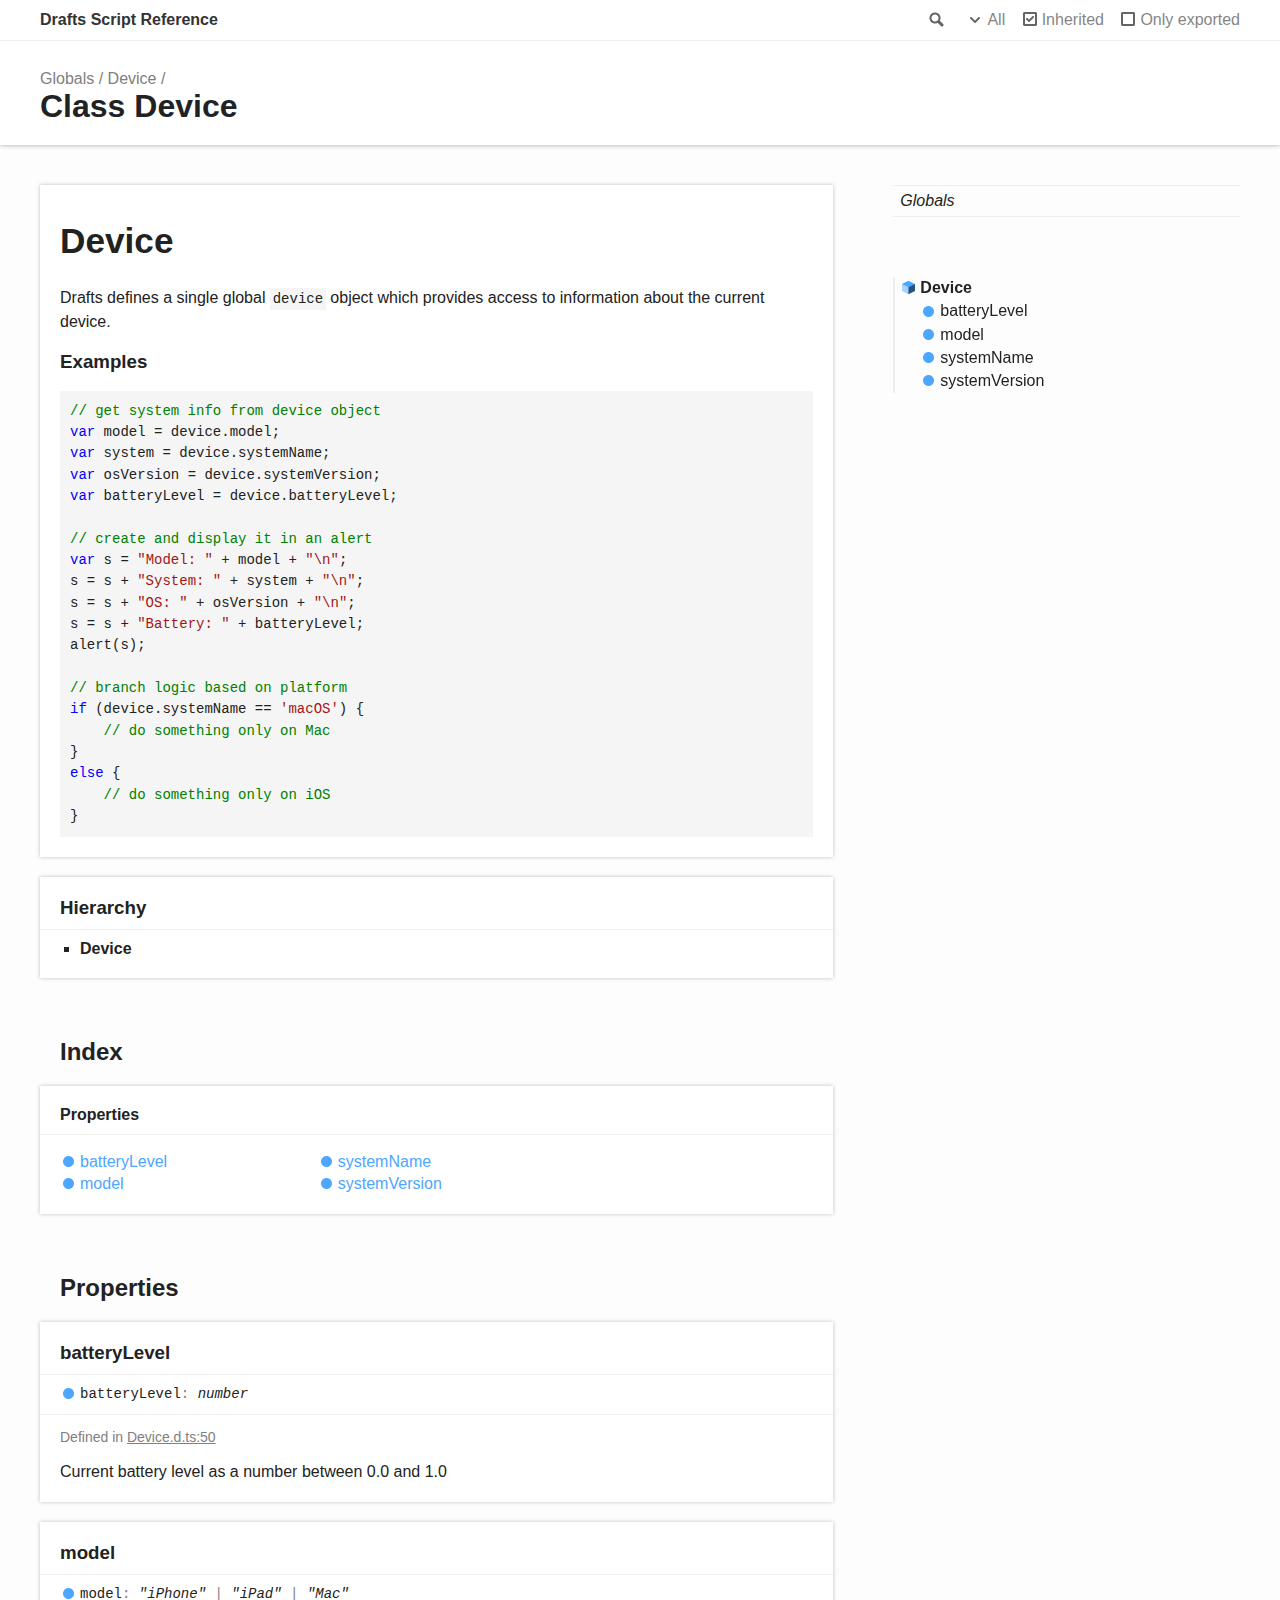
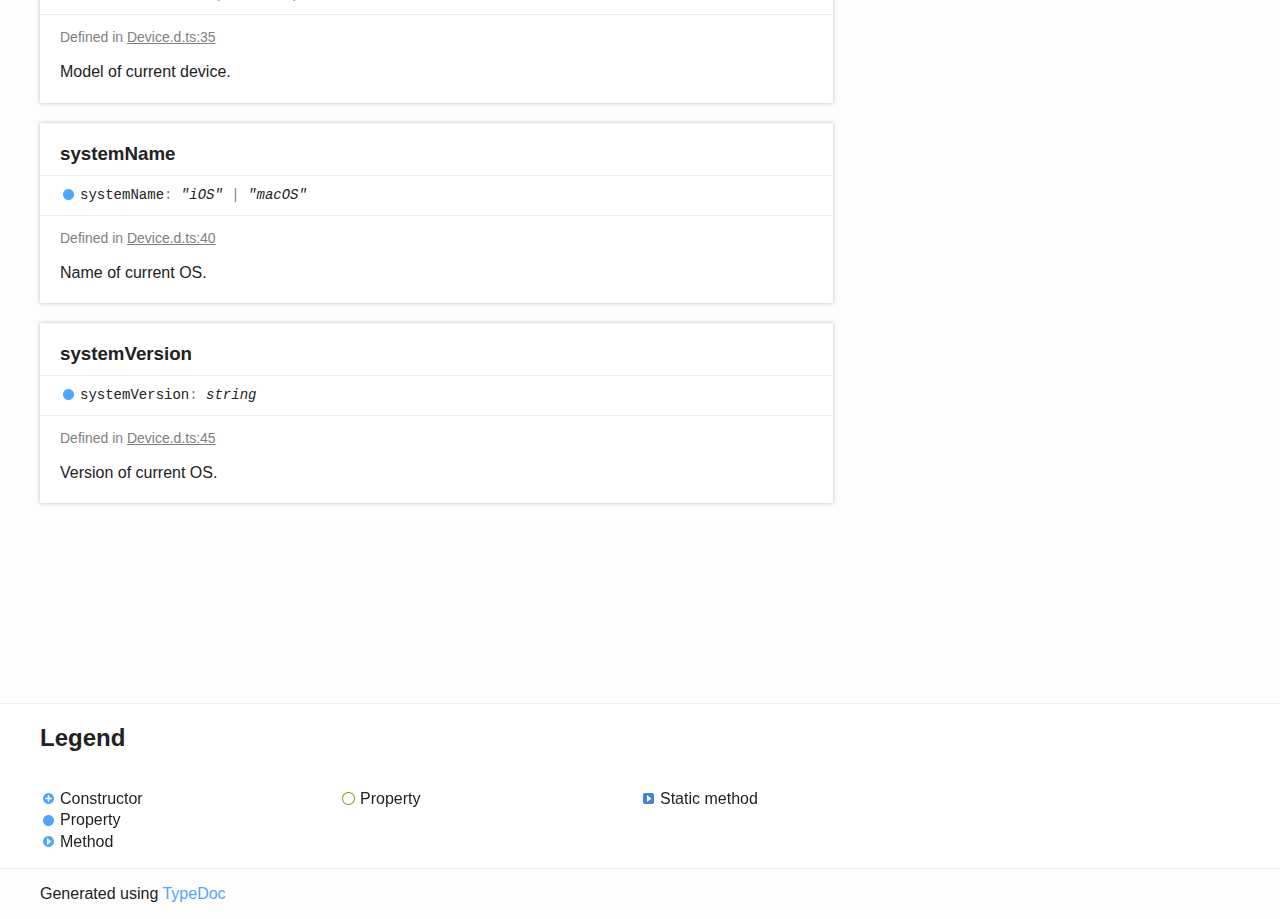
<file: classes/device.html>
<!doctype html>
<html class="default no-js">
<head>
	<meta charset="utf-8">
	<meta http-equiv="X-UA-Compatible" content="IE=edge">
	<title>Device | Drafts Script Reference</title>
	<meta name="description" content="Documentation for Drafts Script Reference">
	<meta name="viewport" content="width=device-width, initial-scale=1">
	<link rel="stylesheet" href="../assets/css/main.css">
</head>
<body>
<header>
	<div class="tsd-page-toolbar">
		<div class="container">
			<div class="table-wrap">
				<div class="table-cell" id="tsd-search" data-index="../assets/js/search.json" data-base="..">
					<div class="field">
						<label for="tsd-search-field" class="tsd-widget search no-caption">Search</label>
						<input id="tsd-search-field" type="text" />
					</div>
					<ul class="results">
						<li class="state loading">Preparing search index...</li>
						<li class="state failure">The search index is not available</li>
					</ul>
					<a href="../index.html" class="title">Drafts Script Reference</a>
				</div>
				<div class="table-cell" id="tsd-widgets">
					<div id="tsd-filter">
						<a href="#" class="tsd-widget options no-caption" data-toggle="options">Options</a>
						<div class="tsd-filter-group">
							<div class="tsd-select" id="tsd-filter-visibility">
								<span class="tsd-select-label">All</span>
								<ul class="tsd-select-list">
									<li data-value="public">Public</li>
									<li data-value="protected">Public/Protected</li>
									<li data-value="private" class="selected">All</li>
								</ul>
							</div>
							<input type="checkbox" id="tsd-filter-inherited" checked />
							<label class="tsd-widget" for="tsd-filter-inherited">Inherited</label>
							<input type="checkbox" id="tsd-filter-only-exported" />
							<label class="tsd-widget" for="tsd-filter-only-exported">Only exported</label>
						</div>
					</div>
					<a href="#" class="tsd-widget menu no-caption" data-toggle="menu">Menu</a>
				</div>
			</div>
		</div>
	</div>
	<div class="tsd-page-title">
		<div class="container">
			<ul class="tsd-breadcrumb">
				<li>
					<a href="../globals.html">Globals</a>
				</li>
				<li>
					<a href="device.html">Device</a>
				</li>
			</ul>
			<h1>Class Device</h1>
		</div>
	</div>
</header>
<div class="container container-main">
	<div class="row">
		<div class="col-8 col-content">
			<section class="tsd-panel tsd-comment">
				<div class="tsd-comment tsd-typography">
					<div class="lead">
						<a href="#device" id="device" style="color: inherit; text-decoration: none;">
							<h1>Device</h1>
						</a>
					</div>
					<p>Drafts defines a single global <code>device</code> object which provides access to information about the current device.</p>
					<a href="#examples" id="examples" style="color: inherit; text-decoration: none;">
						<h3>Examples</h3>
					</a>
					<pre><code class="language-javascript"><span class="hljs-comment">// get system info from device object</span>
<span class="hljs-keyword">var</span> model = device.model;
<span class="hljs-keyword">var</span> system = device.systemName;
<span class="hljs-keyword">var</span> osVersion = device.systemVersion;
<span class="hljs-keyword">var</span> batteryLevel = device.batteryLevel;

<span class="hljs-comment">// create and display it in an alert</span>
<span class="hljs-keyword">var</span> s = <span class="hljs-string">&quot;Model: &quot;</span> + model + <span class="hljs-string">&quot;\n&quot;</span>;
s = s + <span class="hljs-string">&quot;System: &quot;</span> + system + <span class="hljs-string">&quot;\n&quot;</span>;
s = s + <span class="hljs-string">&quot;OS: &quot;</span> + osVersion + <span class="hljs-string">&quot;\n&quot;</span>;
s = s + <span class="hljs-string">&quot;Battery: &quot;</span> + batteryLevel;
alert(s);

<span class="hljs-comment">// branch logic based on platform</span>
<span class="hljs-keyword">if</span> (device.systemName == <span class="hljs-string">&#x27;macOS&#x27;</span>) {
    <span class="hljs-comment">// do something only on Mac</span>
}
<span class="hljs-keyword">else</span> {
    <span class="hljs-comment">// do something only on iOS</span>
}</code></pre>
				</div>
			</section>
			<section class="tsd-panel tsd-hierarchy">
				<h3>Hierarchy</h3>
				<ul class="tsd-hierarchy">
					<li>
						<span class="target">Device</span>
					</li>
				</ul>
			</section>
			<section class="tsd-panel-group tsd-index-group">
				<h2>Index</h2>
				<section class="tsd-panel tsd-index-panel">
					<div class="tsd-index-content">
						<section class="tsd-index-section ">
							<h3>Properties</h3>
							<ul class="tsd-index-list">
								<li class="tsd-kind-property tsd-parent-kind-class"><a href="device.html#batterylevel" class="tsd-kind-icon">battery<wbr>Level</a></li>
								<li class="tsd-kind-property tsd-parent-kind-class"><a href="device.html#model" class="tsd-kind-icon">model</a></li>
								<li class="tsd-kind-property tsd-parent-kind-class"><a href="device.html#systemname" class="tsd-kind-icon">system<wbr>Name</a></li>
								<li class="tsd-kind-property tsd-parent-kind-class"><a href="device.html#systemversion" class="tsd-kind-icon">system<wbr>Version</a></li>
							</ul>
						</section>
					</div>
				</section>
			</section>
			<section class="tsd-panel-group tsd-member-group ">
				<h2>Properties</h2>
				<section class="tsd-panel tsd-member tsd-kind-property tsd-parent-kind-class">
					<a name="batterylevel" class="tsd-anchor"></a>
					<h3>battery<wbr>Level</h3>
					<div class="tsd-signature tsd-kind-icon">battery<wbr>Level<span class="tsd-signature-symbol">:</span> <span class="tsd-signature-type">number</span></div>
					<aside class="tsd-sources">
						<ul>
							<li>Defined in <a href="https://github.com/agiletortoise/drafts-script-reference/blob/73fbb8d/src/Device.d.ts#L50">Device.d.ts:50</a></li>
						</ul>
					</aside>
					<div class="tsd-comment tsd-typography">
						<div class="lead">
							<p>Current battery level as a number between 0.0 and 1.0</p>
						</div>
					</div>
				</section>
				<section class="tsd-panel tsd-member tsd-kind-property tsd-parent-kind-class">
					<a name="model" class="tsd-anchor"></a>
					<h3>model</h3>
					<div class="tsd-signature tsd-kind-icon">model<span class="tsd-signature-symbol">:</span> <span class="tsd-signature-type">"iPhone"</span><span class="tsd-signature-symbol"> | </span><span class="tsd-signature-type">"iPad"</span><span class="tsd-signature-symbol"> | </span><span class="tsd-signature-type">"Mac"</span></div>
					<aside class="tsd-sources">
						<ul>
							<li>Defined in <a href="https://github.com/agiletortoise/drafts-script-reference/blob/73fbb8d/src/Device.d.ts#L35">Device.d.ts:35</a></li>
						</ul>
					</aside>
					<div class="tsd-comment tsd-typography">
						<div class="lead">
							<p>Model of current device.</p>
						</div>
					</div>
				</section>
				<section class="tsd-panel tsd-member tsd-kind-property tsd-parent-kind-class">
					<a name="systemname" class="tsd-anchor"></a>
					<h3>system<wbr>Name</h3>
					<div class="tsd-signature tsd-kind-icon">system<wbr>Name<span class="tsd-signature-symbol">:</span> <span class="tsd-signature-type">"iOS"</span><span class="tsd-signature-symbol"> | </span><span class="tsd-signature-type">"macOS"</span></div>
					<aside class="tsd-sources">
						<ul>
							<li>Defined in <a href="https://github.com/agiletortoise/drafts-script-reference/blob/73fbb8d/src/Device.d.ts#L40">Device.d.ts:40</a></li>
						</ul>
					</aside>
					<div class="tsd-comment tsd-typography">
						<div class="lead">
							<p>Name of current OS.</p>
						</div>
					</div>
				</section>
				<section class="tsd-panel tsd-member tsd-kind-property tsd-parent-kind-class">
					<a name="systemversion" class="tsd-anchor"></a>
					<h3>system<wbr>Version</h3>
					<div class="tsd-signature tsd-kind-icon">system<wbr>Version<span class="tsd-signature-symbol">:</span> <span class="tsd-signature-type">string</span></div>
					<aside class="tsd-sources">
						<ul>
							<li>Defined in <a href="https://github.com/agiletortoise/drafts-script-reference/blob/73fbb8d/src/Device.d.ts#L45">Device.d.ts:45</a></li>
						</ul>
					</aside>
					<div class="tsd-comment tsd-typography">
						<div class="lead">
							<p>Version of current OS.</p>
						</div>
					</div>
				</section>
			</section>
		</div>
		<div class="col-4 col-menu menu-sticky-wrap menu-highlight">
			<nav class="tsd-navigation primary">
				<ul>
					<li class="globals  ">
						<a href="../globals.html"><em>Globals</em></a>
					</li>
				</ul>
			</nav>
			<nav class="tsd-navigation secondary menu-sticky">
				<ul class="before-current">
				</ul>
				<ul class="current">
					<li class="current tsd-kind-class">
						<a href="device.html" class="tsd-kind-icon">Device</a>
						<ul>
							<li class=" tsd-kind-property tsd-parent-kind-class">
								<a href="device.html#batterylevel" class="tsd-kind-icon">battery<wbr>Level</a>
							</li>
							<li class=" tsd-kind-property tsd-parent-kind-class">
								<a href="device.html#model" class="tsd-kind-icon">model</a>
							</li>
							<li class=" tsd-kind-property tsd-parent-kind-class">
								<a href="device.html#systemname" class="tsd-kind-icon">system<wbr>Name</a>
							</li>
							<li class=" tsd-kind-property tsd-parent-kind-class">
								<a href="device.html#systemversion" class="tsd-kind-icon">system<wbr>Version</a>
							</li>
						</ul>
					</li>
				</ul>
				<ul class="after-current">
				</ul>
			</nav>
		</div>
	</div>
</div>
<footer class="with-border-bottom">
	<div class="container">
		<h2>Legend</h2>
		<div class="tsd-legend-group">
			<ul class="tsd-legend">
				<li class="tsd-kind-constructor tsd-parent-kind-class"><span class="tsd-kind-icon">Constructor</span></li>
				<li class="tsd-kind-property tsd-parent-kind-class"><span class="tsd-kind-icon">Property</span></li>
				<li class="tsd-kind-method tsd-parent-kind-class"><span class="tsd-kind-icon">Method</span></li>
			</ul>
			<ul class="tsd-legend">
				<li class="tsd-kind-property tsd-parent-kind-interface"><span class="tsd-kind-icon">Property</span></li>
			</ul>
			<ul class="tsd-legend">
				<li class="tsd-kind-method tsd-parent-kind-class tsd-is-static"><span class="tsd-kind-icon">Static method</span></li>
			</ul>
		</div>
	</div>
</footer>
<div class="container tsd-generator">
	<p>Generated using <a href="https://typedoc.org/" target="_blank">TypeDoc</a></p>
</div>
<div class="overlay"></div>
<script src="../assets/js/main.js"></script>
<script>if (location.protocol == 'file:') document.write('<script src="../assets/js/search.js"><' + '/script>');</script>
</body>
</html>
</file>
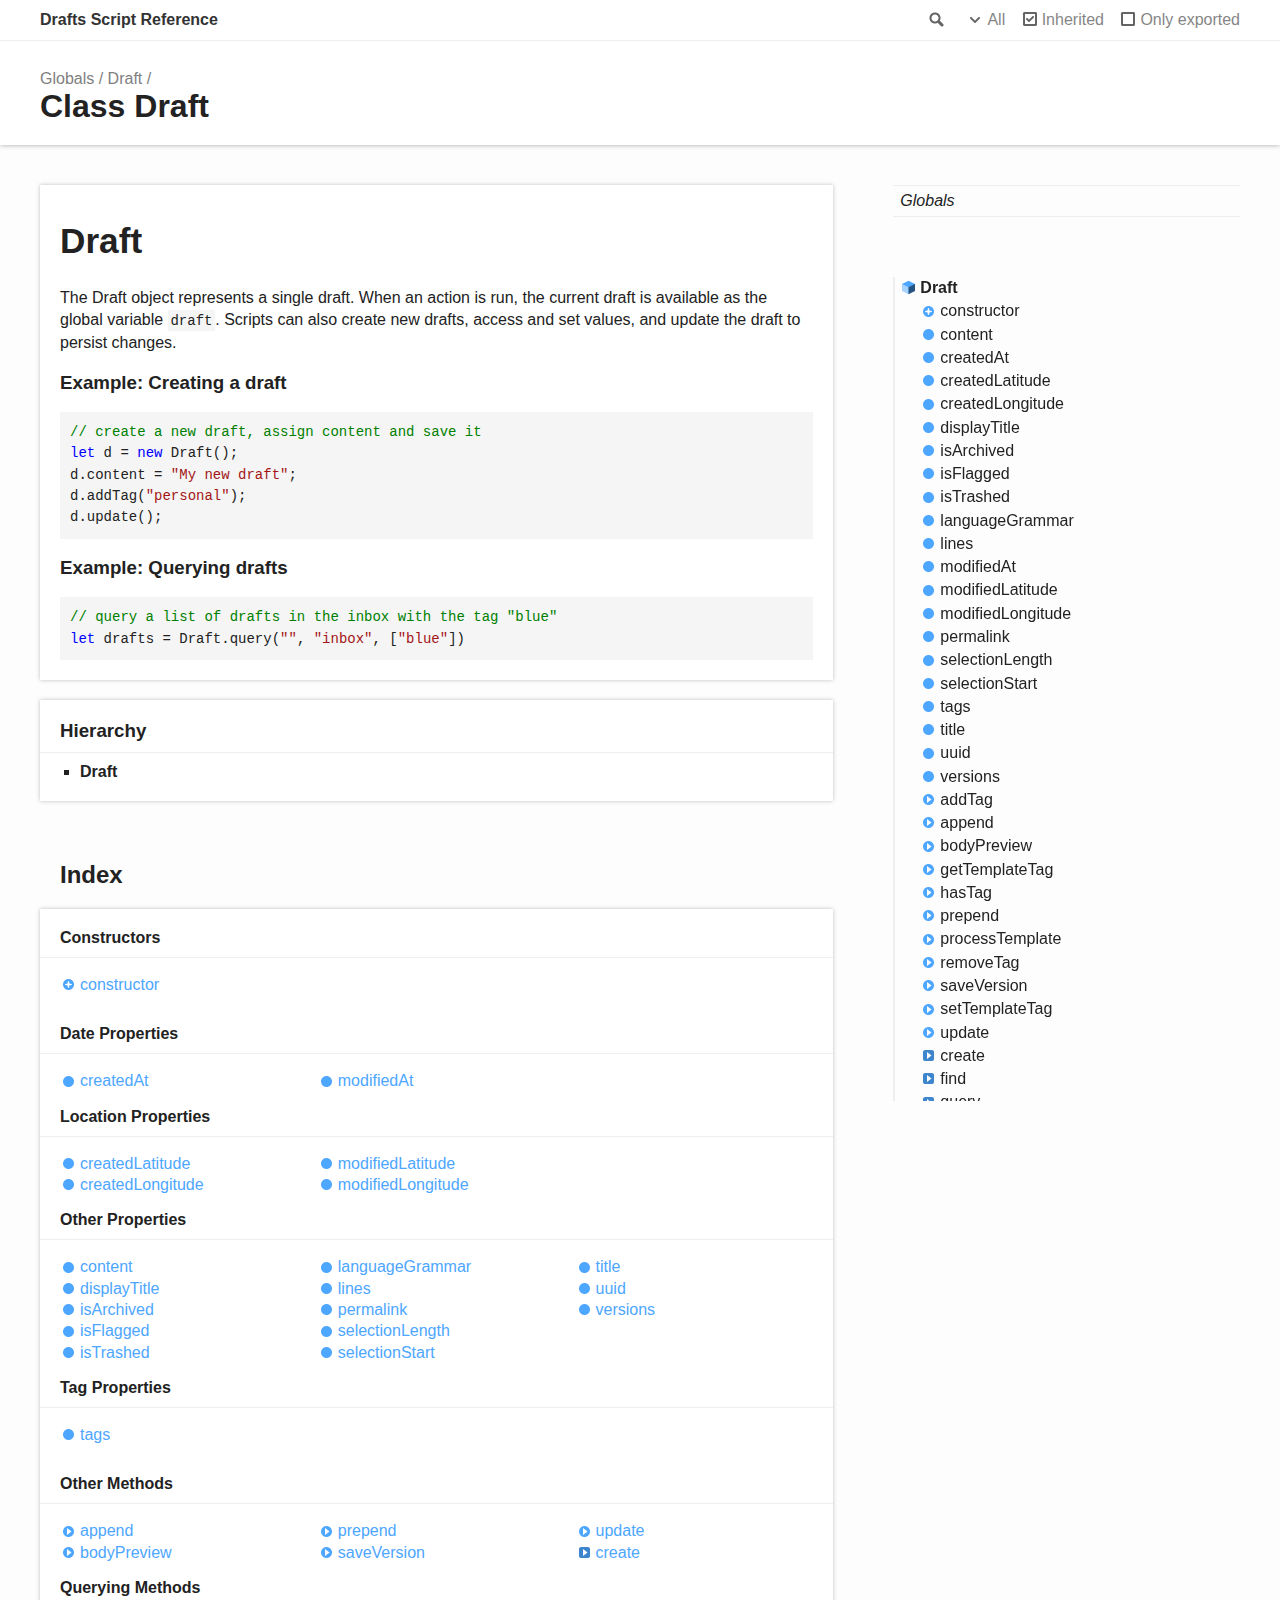
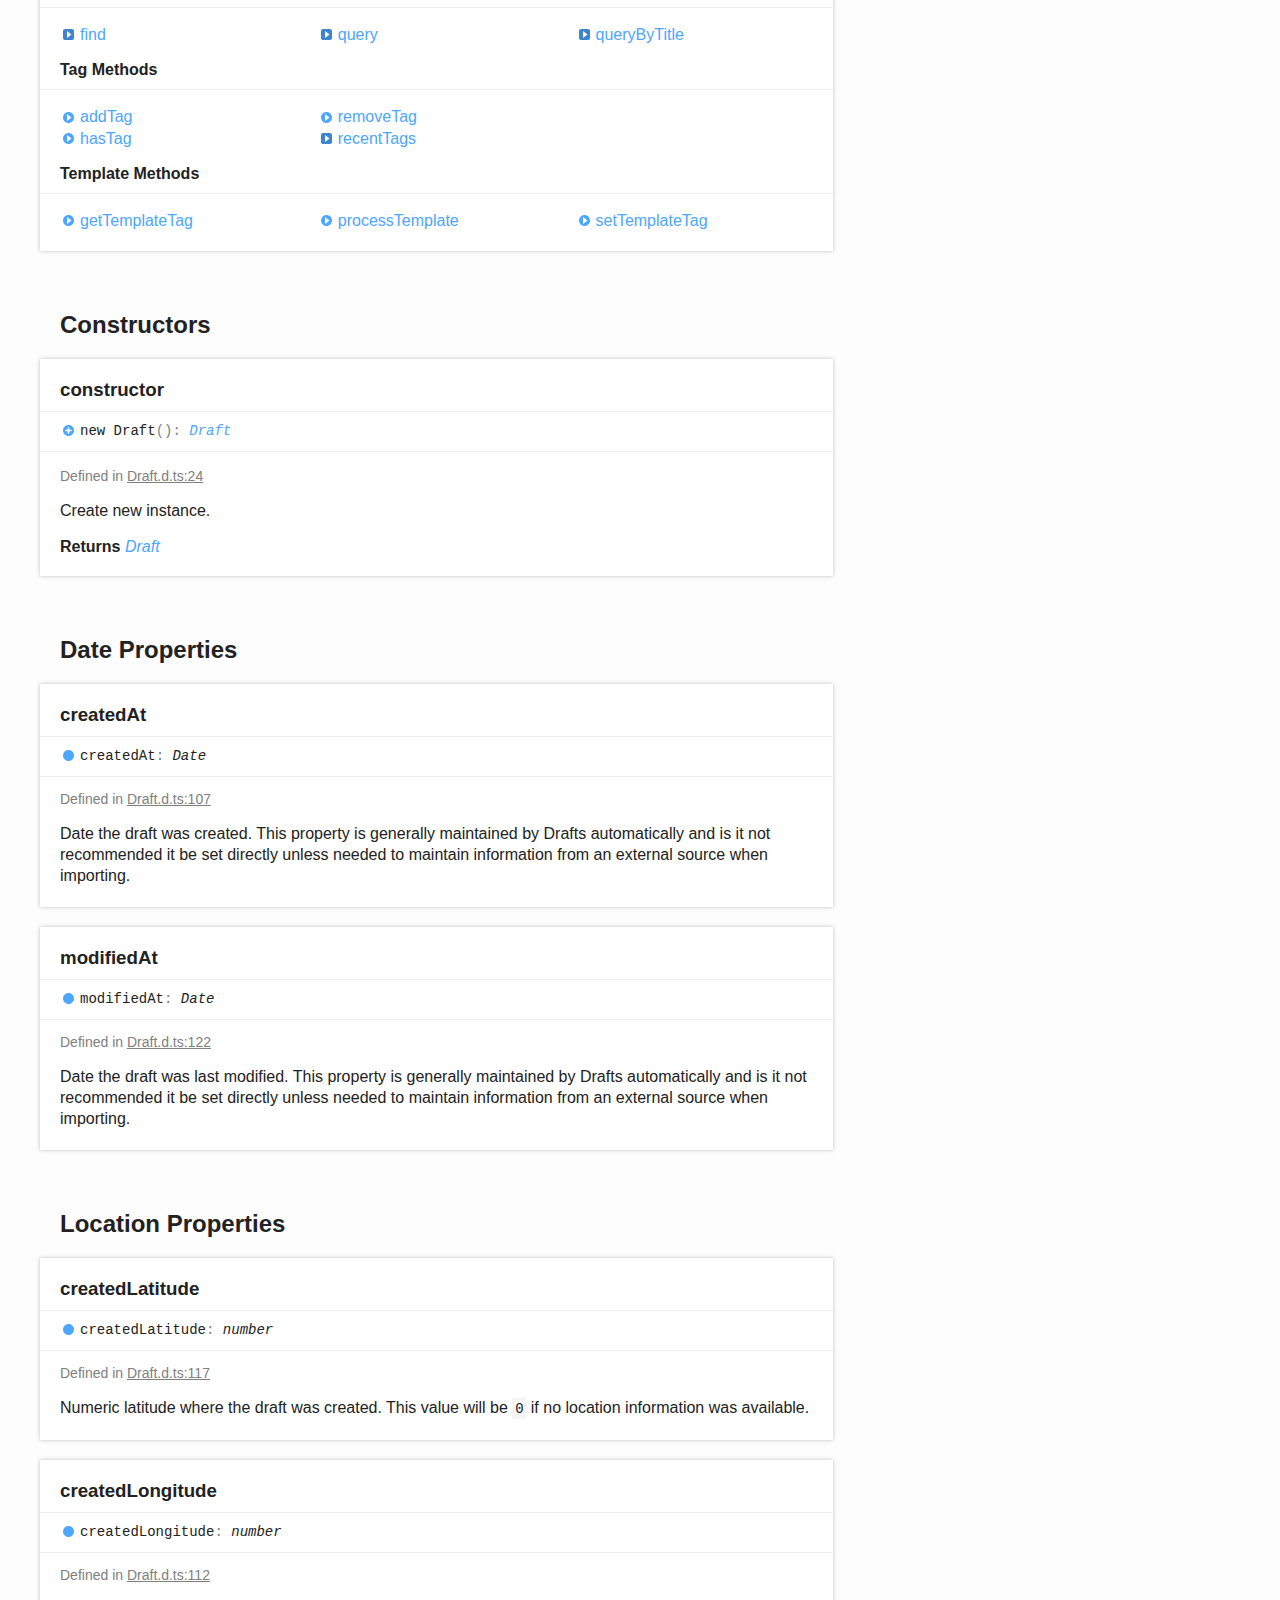
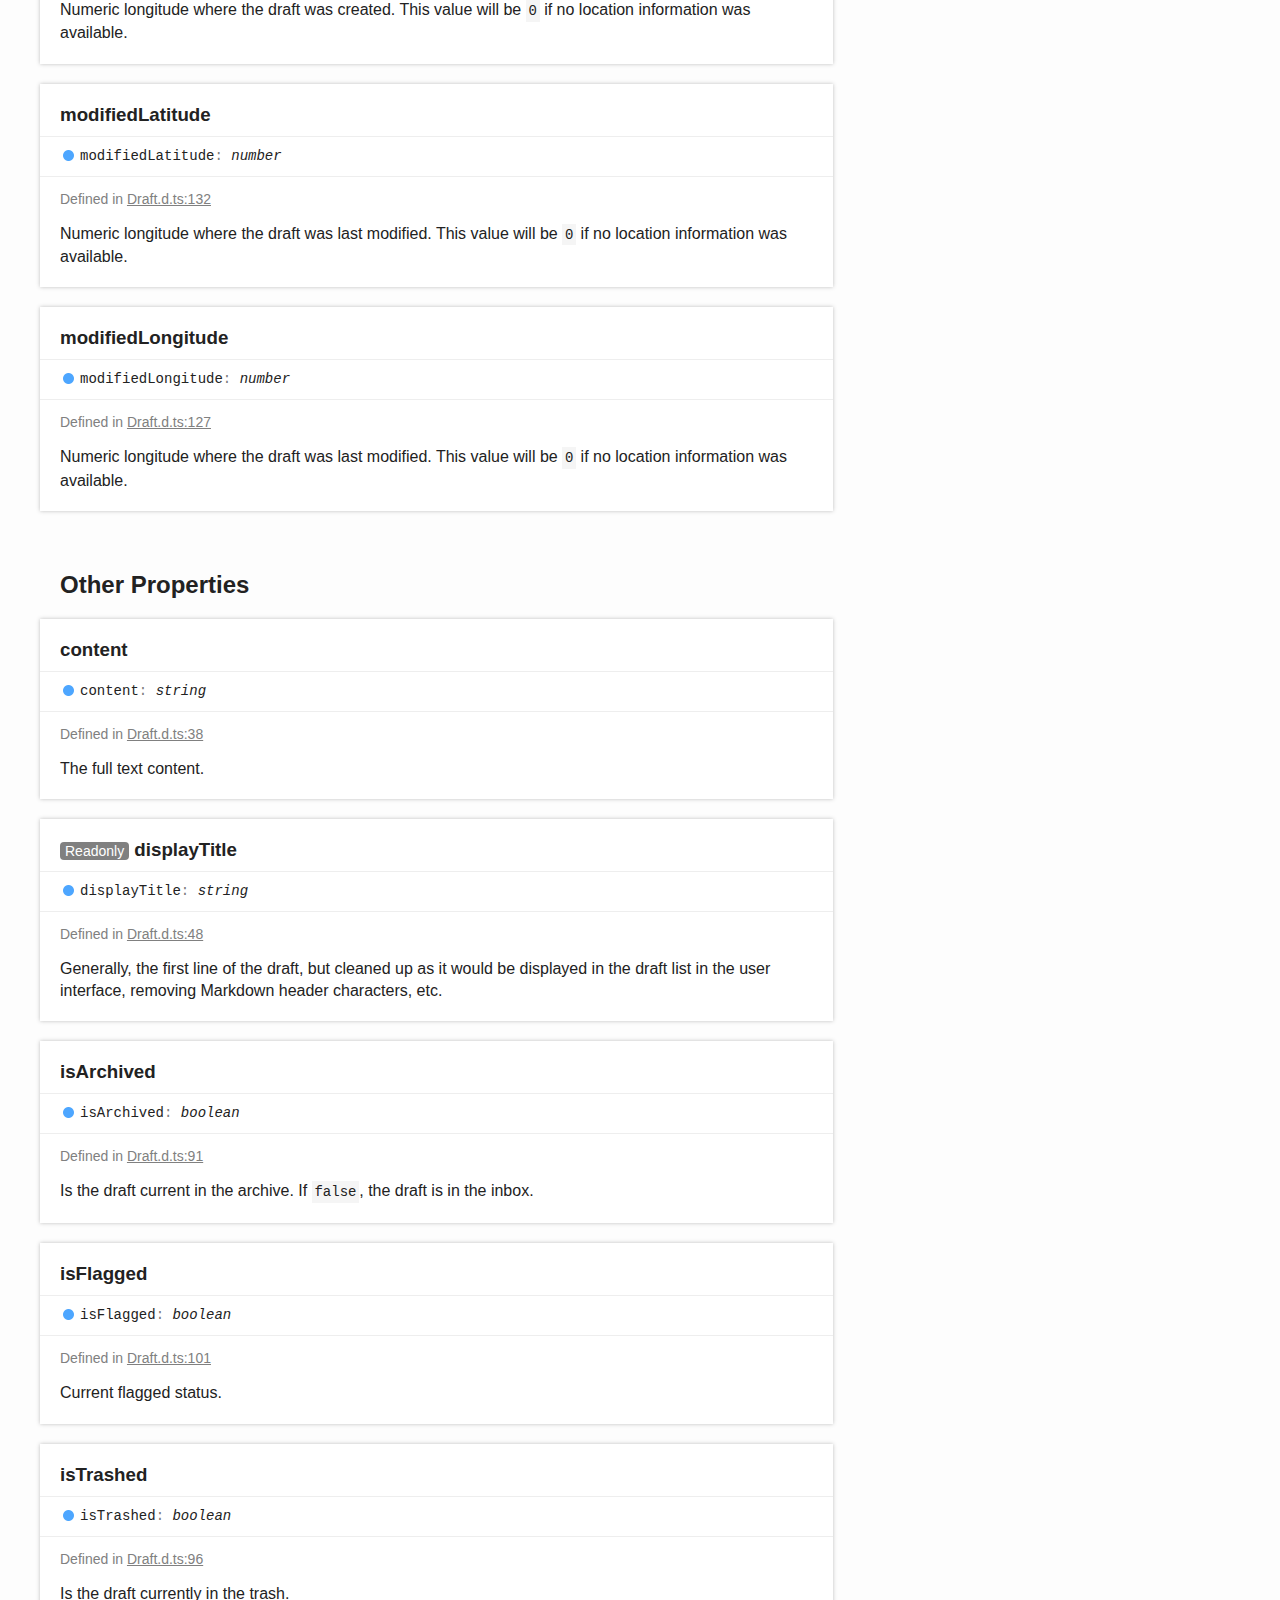
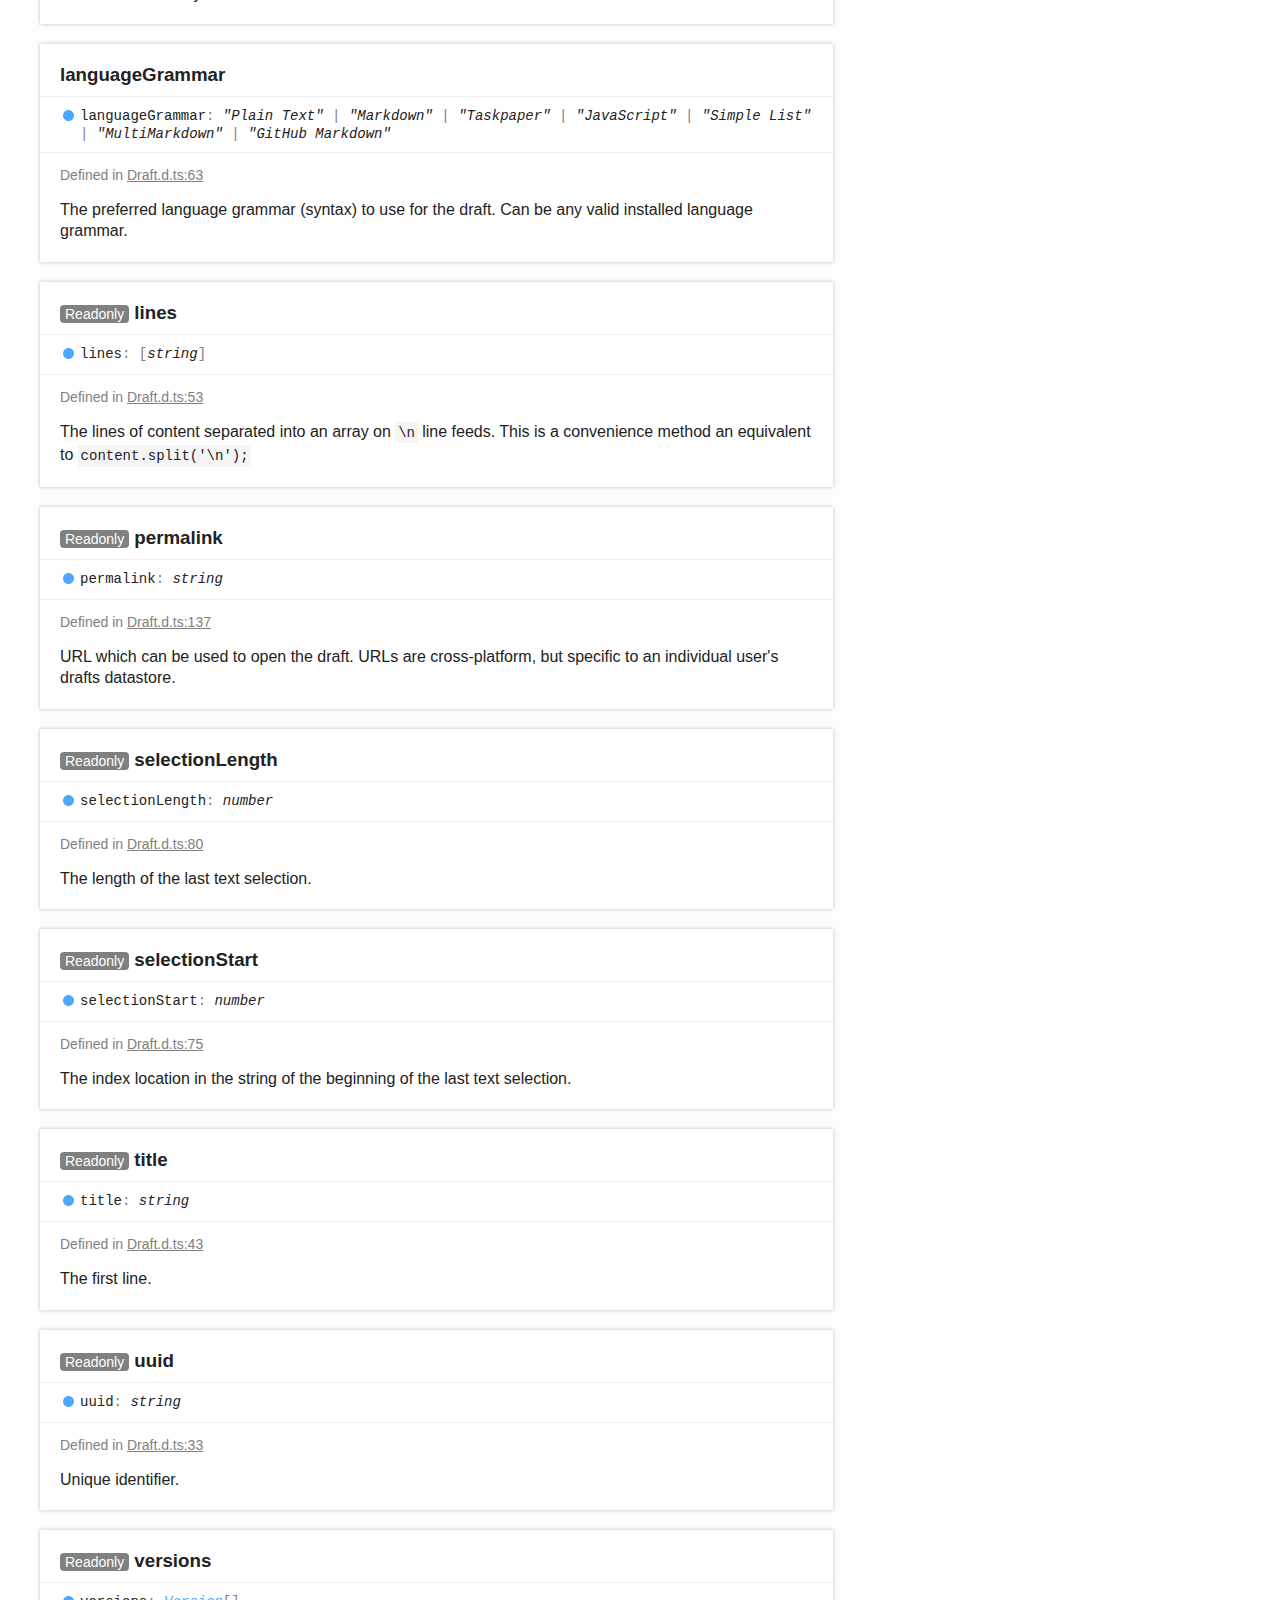
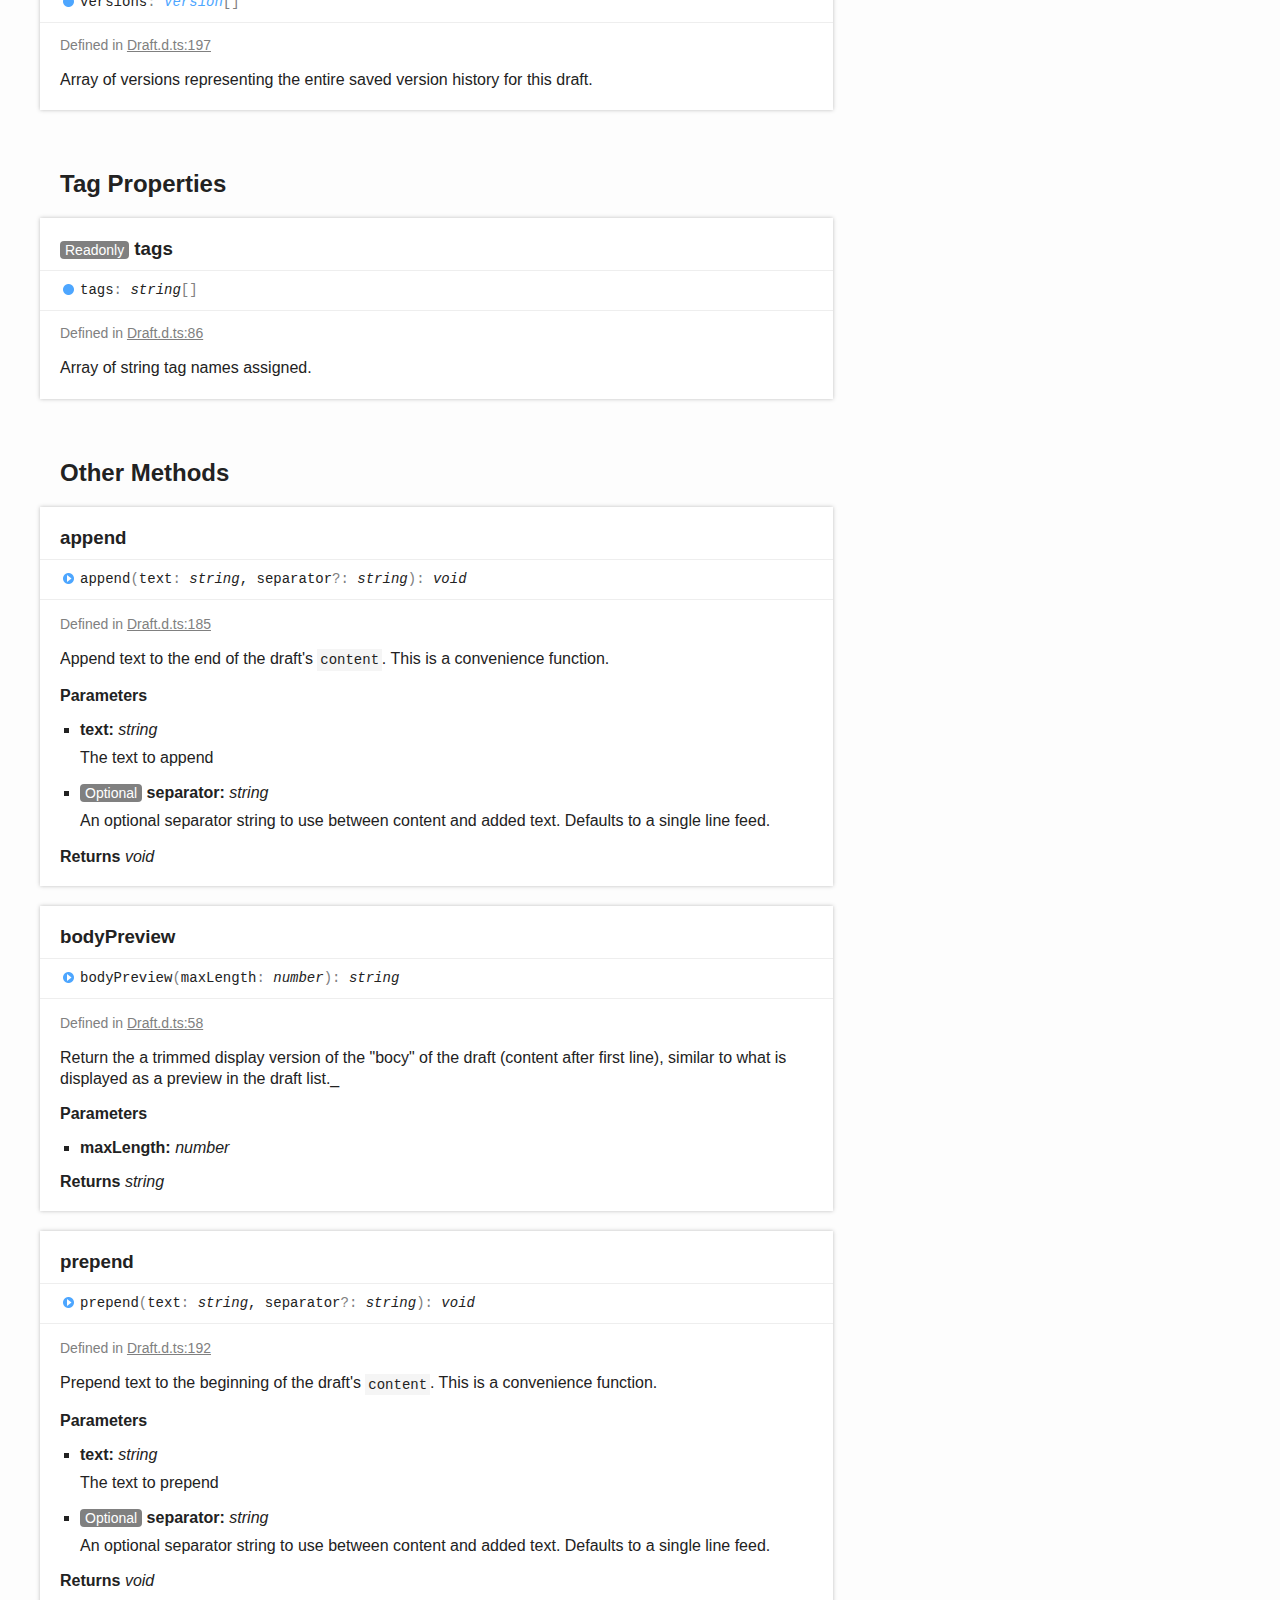
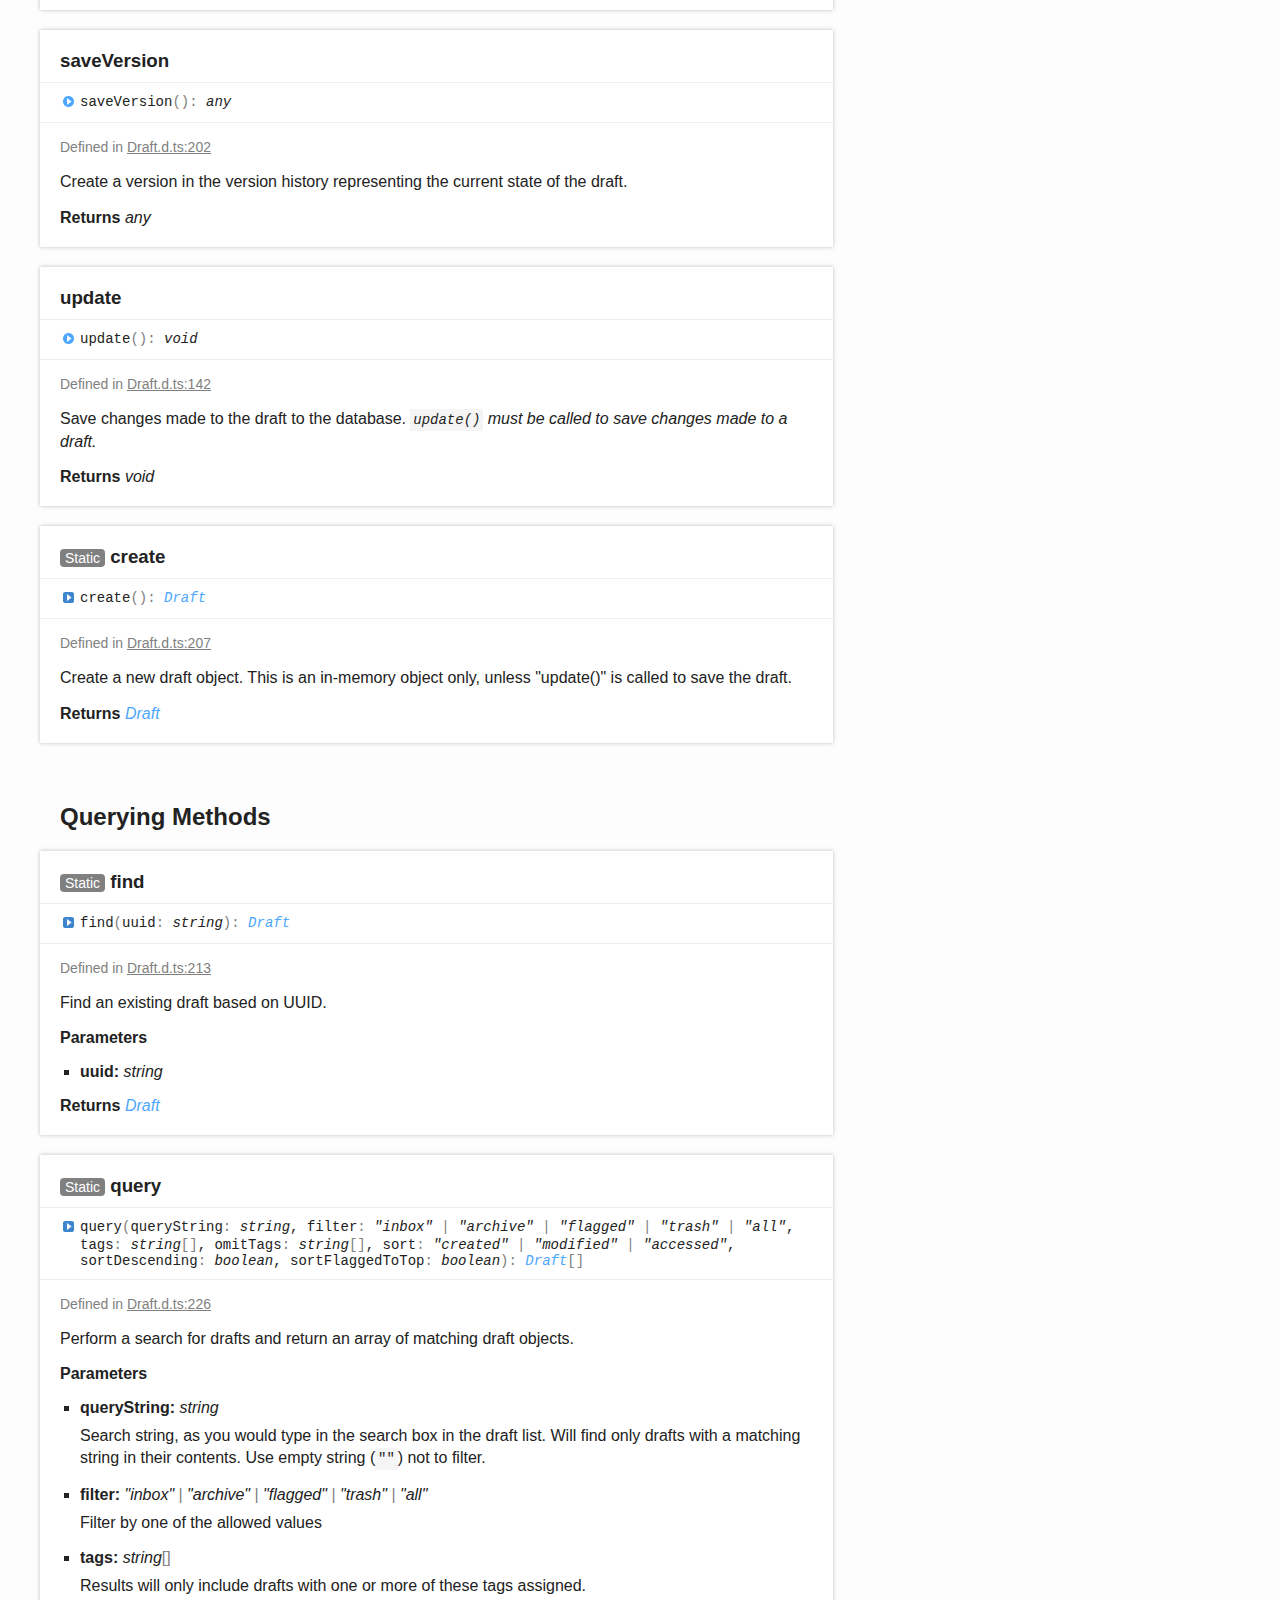
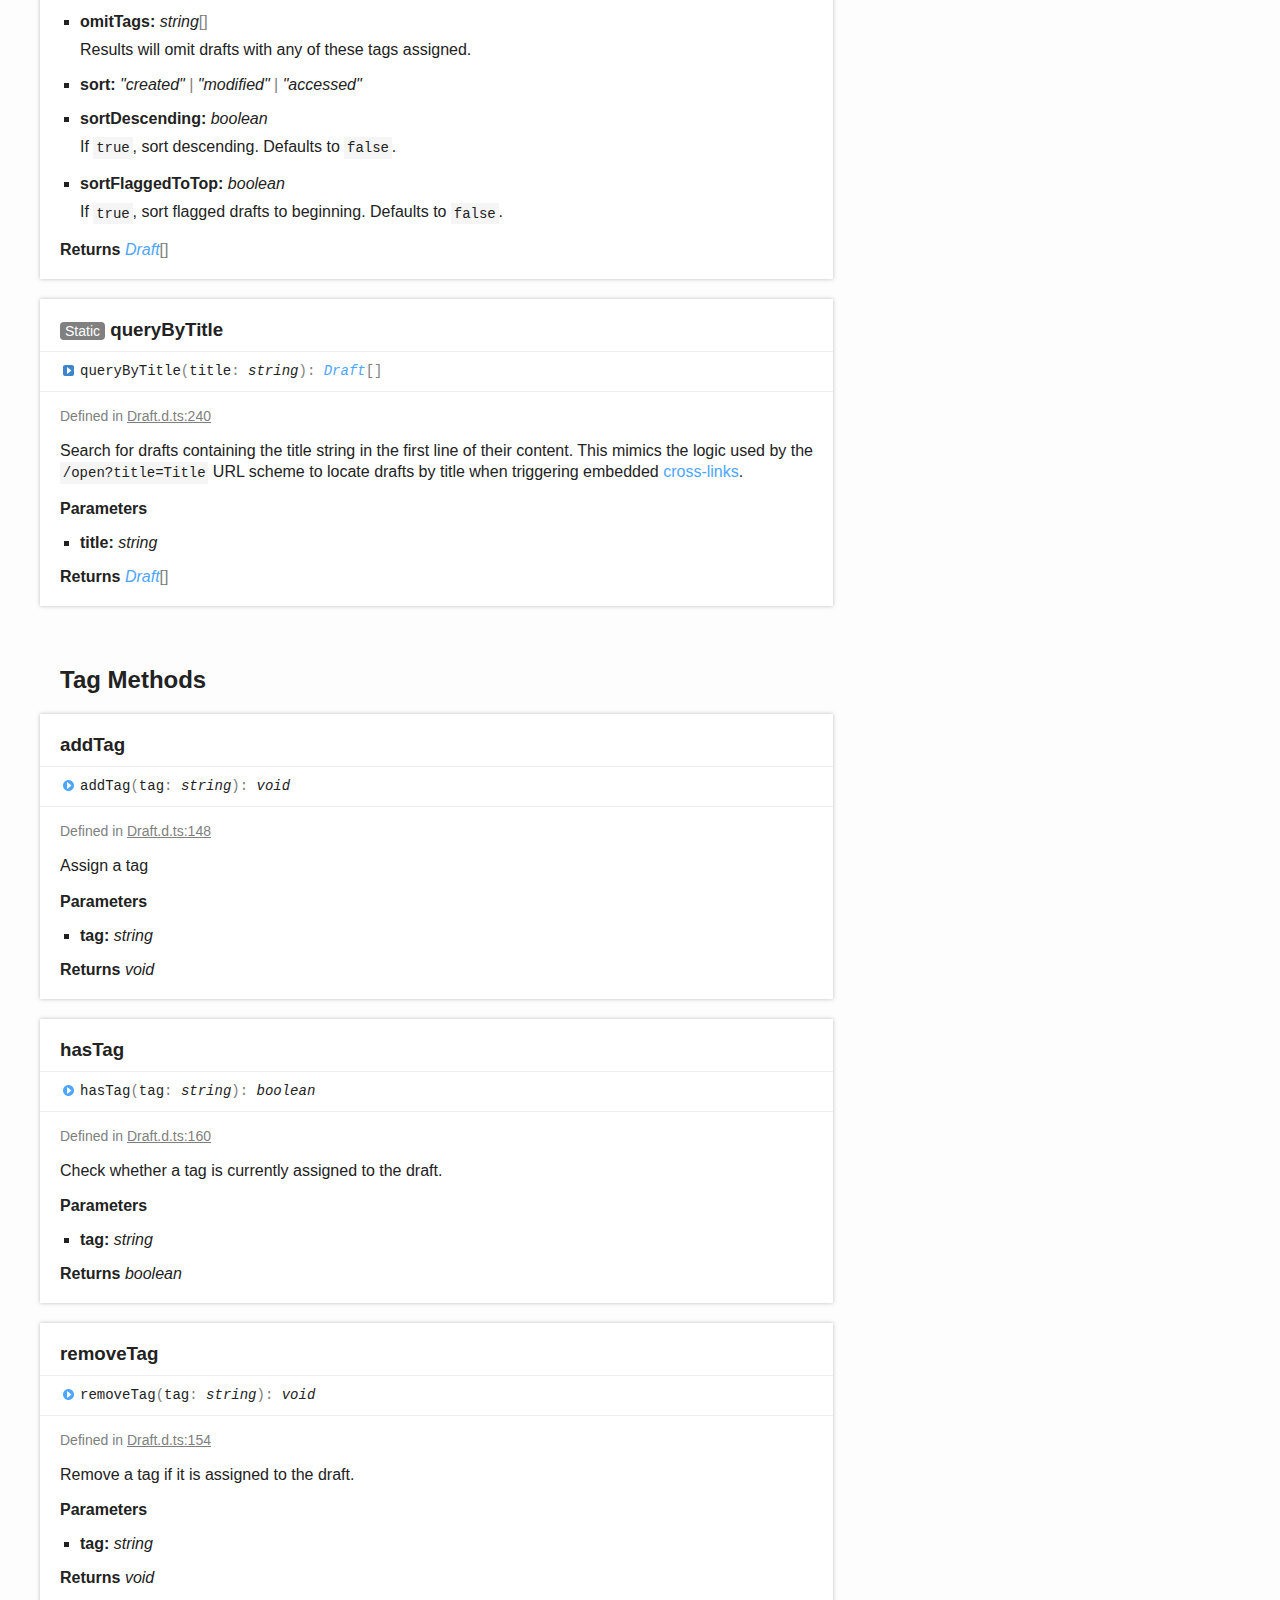
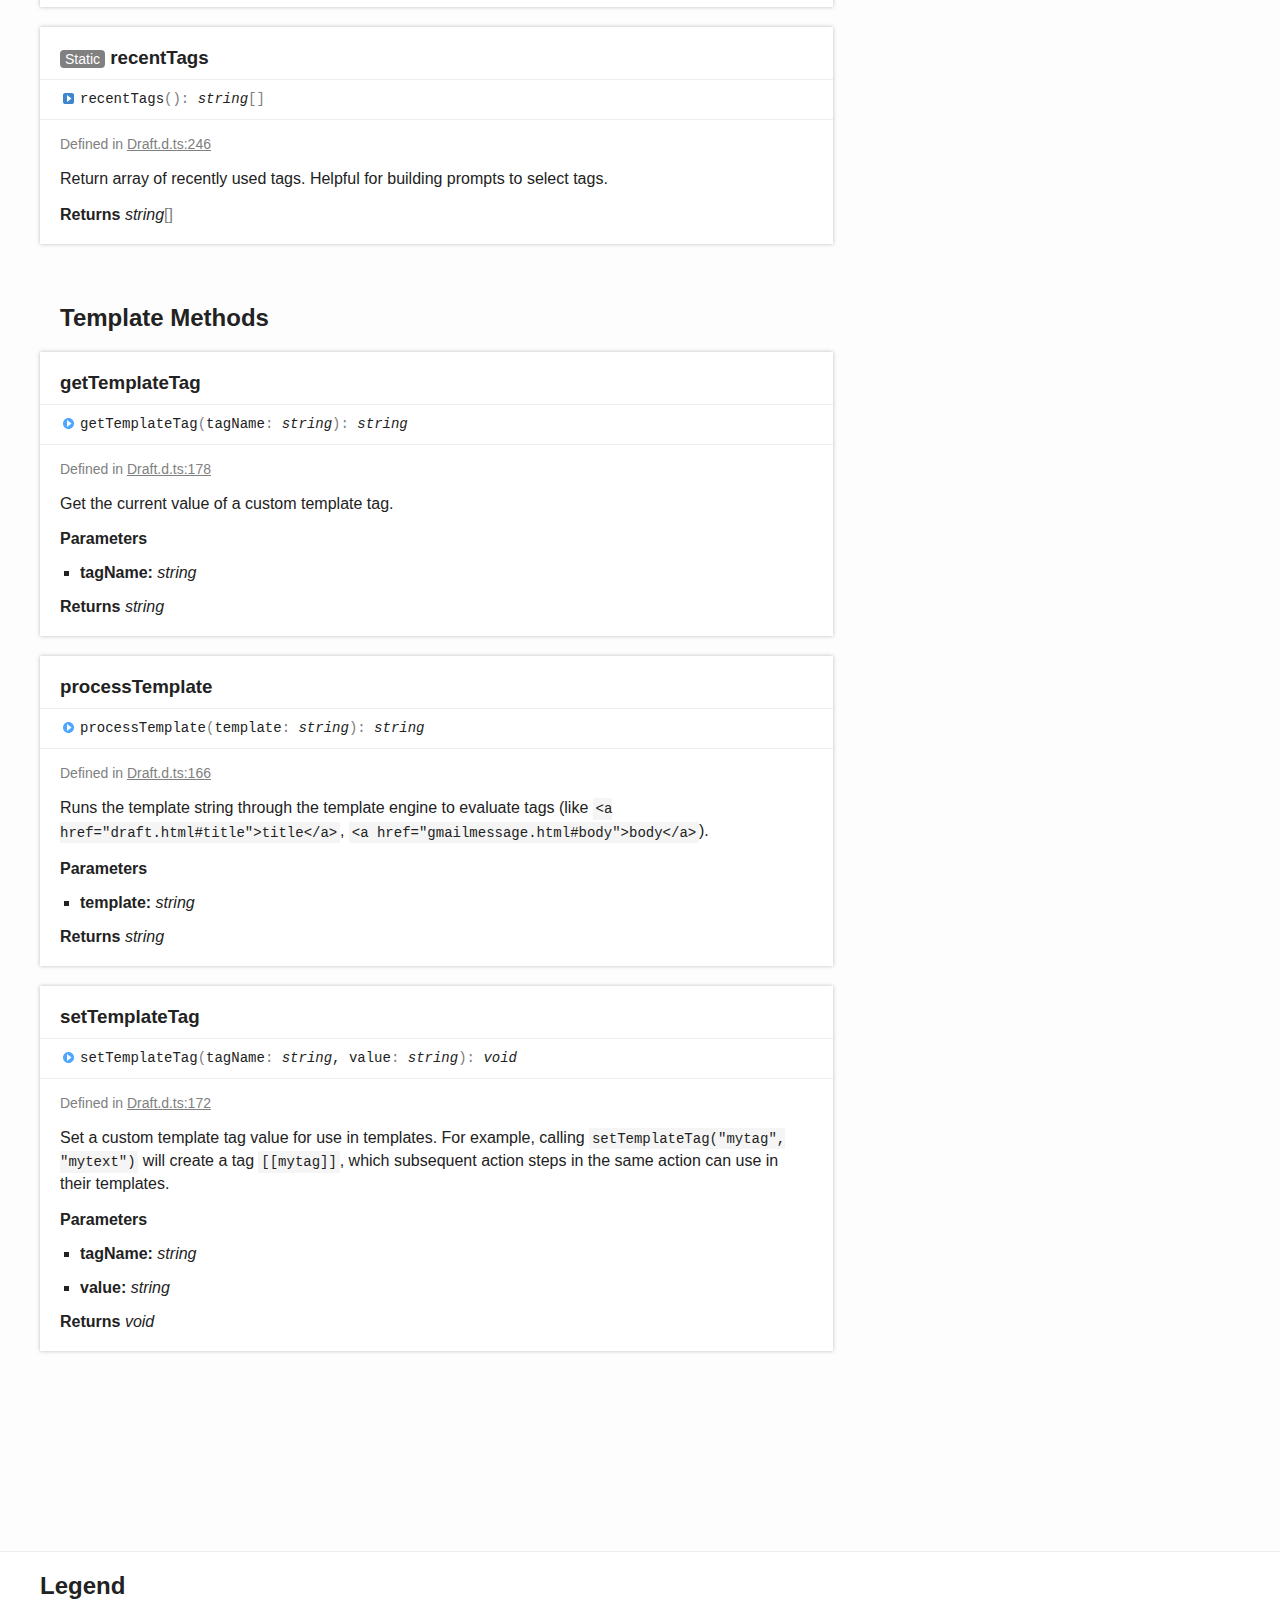
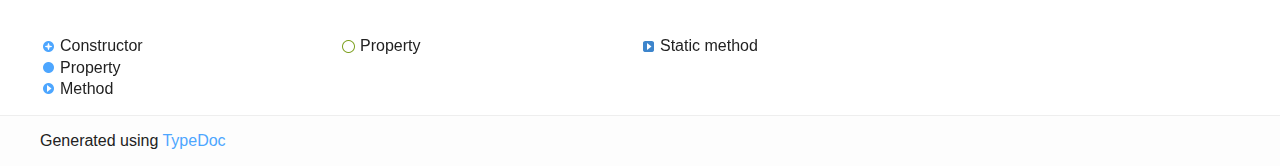
<file: classes/draft.html>
<!doctype html>
<html class="default no-js">
<head>
	<meta charset="utf-8">
	<meta http-equiv="X-UA-Compatible" content="IE=edge">
	<title>Draft | Drafts Script Reference</title>
	<meta name="description" content="Documentation for Drafts Script Reference">
	<meta name="viewport" content="width=device-width, initial-scale=1">
	<link rel="stylesheet" href="../assets/css/main.css">
</head>
<body>
<header>
	<div class="tsd-page-toolbar">
		<div class="container">
			<div class="table-wrap">
				<div class="table-cell" id="tsd-search" data-index="../assets/js/search.json" data-base="..">
					<div class="field">
						<label for="tsd-search-field" class="tsd-widget search no-caption">Search</label>
						<input id="tsd-search-field" type="text" />
					</div>
					<ul class="results">
						<li class="state loading">Preparing search index...</li>
						<li class="state failure">The search index is not available</li>
					</ul>
					<a href="../index.html" class="title">Drafts Script Reference</a>
				</div>
				<div class="table-cell" id="tsd-widgets">
					<div id="tsd-filter">
						<a href="#" class="tsd-widget options no-caption" data-toggle="options">Options</a>
						<div class="tsd-filter-group">
							<div class="tsd-select" id="tsd-filter-visibility">
								<span class="tsd-select-label">All</span>
								<ul class="tsd-select-list">
									<li data-value="public">Public</li>
									<li data-value="protected">Public/Protected</li>
									<li data-value="private" class="selected">All</li>
								</ul>
							</div>
							<input type="checkbox" id="tsd-filter-inherited" checked />
							<label class="tsd-widget" for="tsd-filter-inherited">Inherited</label>
							<input type="checkbox" id="tsd-filter-only-exported" />
							<label class="tsd-widget" for="tsd-filter-only-exported">Only exported</label>
						</div>
					</div>
					<a href="#" class="tsd-widget menu no-caption" data-toggle="menu">Menu</a>
				</div>
			</div>
		</div>
	</div>
	<div class="tsd-page-title">
		<div class="container">
			<ul class="tsd-breadcrumb">
				<li>
					<a href="../globals.html">Globals</a>
				</li>
				<li>
					<a href="draft.html">Draft</a>
				</li>
			</ul>
			<h1>Class Draft</h1>
		</div>
	</div>
</header>
<div class="container container-main">
	<div class="row">
		<div class="col-8 col-content">
			<section class="tsd-panel tsd-comment">
				<div class="tsd-comment tsd-typography">
					<div class="lead">
						<a href="#draft" id="draft" style="color: inherit; text-decoration: none;">
							<h1>Draft</h1>
						</a>
					</div>
					<p>The Draft object represents a single draft. When an action is run, the current draft is available as the global variable <code>draft</code>. Scripts can also create new drafts, access and set values, and update the draft to persist changes.</p>
					<a href="#example-creating-a-draft" id="example-creating-a-draft" style="color: inherit; text-decoration: none;">
						<h3>Example: Creating a draft</h3>
					</a>
					<pre><code class="language-javascript"><span class="hljs-comment">// create a new draft, assign content and save it</span>
<span class="hljs-keyword">let</span> d = <span class="hljs-keyword">new</span> Draft();
d.content = <span class="hljs-string">&quot;My new draft&quot;</span>;
d.addTag(<span class="hljs-string">&quot;personal&quot;</span>);
d.update();</code></pre>
					<a href="#example-querying-drafts" id="example-querying-drafts" style="color: inherit; text-decoration: none;">
						<h3>Example: Querying drafts</h3>
					</a>
					<pre><code class="language-javascript"><span class="hljs-comment">// query a list of drafts in the inbox with the tag &quot;blue&quot;</span>
<span class="hljs-keyword">let</span> drafts = Draft.query(<span class="hljs-string">&quot;&quot;</span>, <span class="hljs-string">&quot;inbox&quot;</span>, [<span class="hljs-string">&quot;blue&quot;</span>])</code></pre>
				</div>
			</section>
			<section class="tsd-panel tsd-hierarchy">
				<h3>Hierarchy</h3>
				<ul class="tsd-hierarchy">
					<li>
						<span class="target">Draft</span>
					</li>
				</ul>
			</section>
			<section class="tsd-panel-group tsd-index-group">
				<h2>Index</h2>
				<section class="tsd-panel tsd-index-panel">
					<div class="tsd-index-content">
						<section class="tsd-index-section ">
							<h3>Constructors</h3>
							<ul class="tsd-index-list">
								<li class="tsd-kind-constructor tsd-parent-kind-class"><a href="draft.html#constructor" class="tsd-kind-icon">constructor</a></li>
							</ul>
						</section>
						<section class="tsd-index-section ">
							<h3>Date Properties</h3>
							<ul class="tsd-index-list">
								<li class="tsd-kind-property tsd-parent-kind-class"><a href="draft.html#createdat" class="tsd-kind-icon">created<wbr>At</a></li>
								<li class="tsd-kind-property tsd-parent-kind-class"><a href="draft.html#modifiedat" class="tsd-kind-icon">modified<wbr>At</a></li>
							</ul>
							<h3>Location Properties</h3>
							<ul class="tsd-index-list">
								<li class="tsd-kind-property tsd-parent-kind-class"><a href="draft.html#createdlatitude" class="tsd-kind-icon">created<wbr>Latitude</a></li>
								<li class="tsd-kind-property tsd-parent-kind-class"><a href="draft.html#createdlongitude" class="tsd-kind-icon">created<wbr>Longitude</a></li>
								<li class="tsd-kind-property tsd-parent-kind-class"><a href="draft.html#modifiedlatitude" class="tsd-kind-icon">modified<wbr>Latitude</a></li>
								<li class="tsd-kind-property tsd-parent-kind-class"><a href="draft.html#modifiedlongitude" class="tsd-kind-icon">modified<wbr>Longitude</a></li>
							</ul>
							<h3>Other Properties</h3>
							<ul class="tsd-index-list">
								<li class="tsd-kind-property tsd-parent-kind-class"><a href="draft.html#content" class="tsd-kind-icon">content</a></li>
								<li class="tsd-kind-property tsd-parent-kind-class"><a href="draft.html#displaytitle" class="tsd-kind-icon">display<wbr>Title</a></li>
								<li class="tsd-kind-property tsd-parent-kind-class"><a href="draft.html#isarchived" class="tsd-kind-icon">is<wbr>Archived</a></li>
								<li class="tsd-kind-property tsd-parent-kind-class"><a href="draft.html#isflagged" class="tsd-kind-icon">is<wbr>Flagged</a></li>
								<li class="tsd-kind-property tsd-parent-kind-class"><a href="draft.html#istrashed" class="tsd-kind-icon">is<wbr>Trashed</a></li>
								<li class="tsd-kind-property tsd-parent-kind-class"><a href="draft.html#languagegrammar" class="tsd-kind-icon">language<wbr>Grammar</a></li>
								<li class="tsd-kind-property tsd-parent-kind-class"><a href="draft.html#lines" class="tsd-kind-icon">lines</a></li>
								<li class="tsd-kind-property tsd-parent-kind-class"><a href="draft.html#permalink" class="tsd-kind-icon">permalink</a></li>
								<li class="tsd-kind-property tsd-parent-kind-class"><a href="draft.html#selectionlength" class="tsd-kind-icon">selection<wbr>Length</a></li>
								<li class="tsd-kind-property tsd-parent-kind-class"><a href="draft.html#selectionstart" class="tsd-kind-icon">selection<wbr>Start</a></li>
								<li class="tsd-kind-property tsd-parent-kind-class"><a href="draft.html#title" class="tsd-kind-icon">title</a></li>
								<li class="tsd-kind-property tsd-parent-kind-class"><a href="draft.html#uuid" class="tsd-kind-icon">uuid</a></li>
								<li class="tsd-kind-property tsd-parent-kind-class"><a href="draft.html#versions" class="tsd-kind-icon">versions</a></li>
							</ul>
							<h3>Tag Properties</h3>
							<ul class="tsd-index-list">
								<li class="tsd-kind-property tsd-parent-kind-class"><a href="draft.html#tags" class="tsd-kind-icon">tags</a></li>
							</ul>
						</section>
						<section class="tsd-index-section ">
							<h3>Other Methods</h3>
							<ul class="tsd-index-list">
								<li class="tsd-kind-method tsd-parent-kind-class"><a href="draft.html#append" class="tsd-kind-icon">append</a></li>
								<li class="tsd-kind-method tsd-parent-kind-class"><a href="draft.html#bodypreview" class="tsd-kind-icon">body<wbr>Preview</a></li>
								<li class="tsd-kind-method tsd-parent-kind-class"><a href="draft.html#prepend" class="tsd-kind-icon">prepend</a></li>
								<li class="tsd-kind-method tsd-parent-kind-class"><a href="draft.html#saveversion" class="tsd-kind-icon">save<wbr>Version</a></li>
								<li class="tsd-kind-method tsd-parent-kind-class"><a href="draft.html#update" class="tsd-kind-icon">update</a></li>
								<li class="tsd-kind-method tsd-parent-kind-class tsd-is-static"><a href="draft.html#create" class="tsd-kind-icon">create</a></li>
							</ul>
							<h3>Querying Methods</h3>
							<ul class="tsd-index-list">
								<li class="tsd-kind-method tsd-parent-kind-class tsd-is-static"><a href="draft.html#find" class="tsd-kind-icon">find</a></li>
								<li class="tsd-kind-method tsd-parent-kind-class tsd-is-static"><a href="draft.html#query" class="tsd-kind-icon">query</a></li>
								<li class="tsd-kind-method tsd-parent-kind-class tsd-is-static"><a href="draft.html#querybytitle" class="tsd-kind-icon">query<wbr>ByTitle</a></li>
							</ul>
							<h3>Tag Methods</h3>
							<ul class="tsd-index-list">
								<li class="tsd-kind-method tsd-parent-kind-class"><a href="draft.html#addtag" class="tsd-kind-icon">add<wbr>Tag</a></li>
								<li class="tsd-kind-method tsd-parent-kind-class"><a href="draft.html#hastag" class="tsd-kind-icon">has<wbr>Tag</a></li>
								<li class="tsd-kind-method tsd-parent-kind-class"><a href="draft.html#removetag" class="tsd-kind-icon">remove<wbr>Tag</a></li>
								<li class="tsd-kind-method tsd-parent-kind-class tsd-is-static"><a href="draft.html#recenttags" class="tsd-kind-icon">recent<wbr>Tags</a></li>
							</ul>
							<h3>Template Methods</h3>
							<ul class="tsd-index-list">
								<li class="tsd-kind-method tsd-parent-kind-class"><a href="draft.html#gettemplatetag" class="tsd-kind-icon">get<wbr>Template<wbr>Tag</a></li>
								<li class="tsd-kind-method tsd-parent-kind-class"><a href="draft.html#processtemplate" class="tsd-kind-icon">process<wbr>Template</a></li>
								<li class="tsd-kind-method tsd-parent-kind-class"><a href="draft.html#settemplatetag" class="tsd-kind-icon">set<wbr>Template<wbr>Tag</a></li>
							</ul>
						</section>
					</div>
				</section>
			</section>
			<section class="tsd-panel-group tsd-member-group ">
				<h2>Constructors</h2>
				<section class="tsd-panel tsd-member tsd-kind-constructor tsd-parent-kind-class">
					<a name="constructor" class="tsd-anchor"></a>
					<h3>constructor</h3>
					<ul class="tsd-signatures tsd-kind-constructor tsd-parent-kind-class">
						<li class="tsd-signature tsd-kind-icon">new <wbr>Draft<span class="tsd-signature-symbol">(</span><span class="tsd-signature-symbol">)</span><span class="tsd-signature-symbol">: </span><a href="draft.html" class="tsd-signature-type">Draft</a></li>
					</ul>
					<ul class="tsd-descriptions">
						<li class="tsd-description">
							<aside class="tsd-sources">
								<ul>
									<li>Defined in <a href="https://github.com/agiletortoise/drafts-script-reference/blob/73fbb8d/src/Draft.d.ts#L24">Draft.d.ts:24</a></li>
								</ul>
							</aside>
							<div class="tsd-comment tsd-typography">
								<div class="lead">
									<p>Create new instance.</p>
								</div>
							</div>
							<h4 class="tsd-returns-title">Returns <a href="draft.html" class="tsd-signature-type">Draft</a></h4>
						</li>
					</ul>
				</section>
			</section>
			<section class="tsd-panel-group tsd-member-group ">
				<h2>Date Properties</h2>
				<section class="tsd-panel tsd-member tsd-kind-property tsd-parent-kind-class">
					<a name="createdat" class="tsd-anchor"></a>
					<h3>created<wbr>At</h3>
					<div class="tsd-signature tsd-kind-icon">created<wbr>At<span class="tsd-signature-symbol">:</span> <span class="tsd-signature-type">Date</span></div>
					<aside class="tsd-sources">
						<ul>
							<li>Defined in <a href="https://github.com/agiletortoise/drafts-script-reference/blob/73fbb8d/src/Draft.d.ts#L107">Draft.d.ts:107</a></li>
						</ul>
					</aside>
					<div class="tsd-comment tsd-typography">
						<div class="lead">
							<p>Date the draft was created. This property is generally maintained by Drafts automatically and is it not recommended it be set directly unless needed to maintain information from an external source when importing.</p>
						</div>
					</div>
				</section>
				<section class="tsd-panel tsd-member tsd-kind-property tsd-parent-kind-class">
					<a name="modifiedat" class="tsd-anchor"></a>
					<h3>modified<wbr>At</h3>
					<div class="tsd-signature tsd-kind-icon">modified<wbr>At<span class="tsd-signature-symbol">:</span> <span class="tsd-signature-type">Date</span></div>
					<aside class="tsd-sources">
						<ul>
							<li>Defined in <a href="https://github.com/agiletortoise/drafts-script-reference/blob/73fbb8d/src/Draft.d.ts#L122">Draft.d.ts:122</a></li>
						</ul>
					</aside>
					<div class="tsd-comment tsd-typography">
						<div class="lead">
							<p>Date the draft was last modified. This property is generally maintained by Drafts automatically and is it not recommended it be set directly unless needed to maintain information from an external source when importing.</p>
						</div>
					</div>
				</section>
			</section>
			<section class="tsd-panel-group tsd-member-group ">
				<h2>Location Properties</h2>
				<section class="tsd-panel tsd-member tsd-kind-property tsd-parent-kind-class">
					<a name="createdlatitude" class="tsd-anchor"></a>
					<h3>created<wbr>Latitude</h3>
					<div class="tsd-signature tsd-kind-icon">created<wbr>Latitude<span class="tsd-signature-symbol">:</span> <span class="tsd-signature-type">number</span></div>
					<aside class="tsd-sources">
						<ul>
							<li>Defined in <a href="https://github.com/agiletortoise/drafts-script-reference/blob/73fbb8d/src/Draft.d.ts#L117">Draft.d.ts:117</a></li>
						</ul>
					</aside>
					<div class="tsd-comment tsd-typography">
						<div class="lead">
							<p>Numeric latitude where the draft was created. This value will be <code>0</code> if no location information was available.</p>
						</div>
					</div>
				</section>
				<section class="tsd-panel tsd-member tsd-kind-property tsd-parent-kind-class">
					<a name="createdlongitude" class="tsd-anchor"></a>
					<h3>created<wbr>Longitude</h3>
					<div class="tsd-signature tsd-kind-icon">created<wbr>Longitude<span class="tsd-signature-symbol">:</span> <span class="tsd-signature-type">number</span></div>
					<aside class="tsd-sources">
						<ul>
							<li>Defined in <a href="https://github.com/agiletortoise/drafts-script-reference/blob/73fbb8d/src/Draft.d.ts#L112">Draft.d.ts:112</a></li>
						</ul>
					</aside>
					<div class="tsd-comment tsd-typography">
						<div class="lead">
							<p>Numeric longitude where the draft was created. This value will be <code>0</code> if no location information was available.</p>
						</div>
					</div>
				</section>
				<section class="tsd-panel tsd-member tsd-kind-property tsd-parent-kind-class">
					<a name="modifiedlatitude" class="tsd-anchor"></a>
					<h3>modified<wbr>Latitude</h3>
					<div class="tsd-signature tsd-kind-icon">modified<wbr>Latitude<span class="tsd-signature-symbol">:</span> <span class="tsd-signature-type">number</span></div>
					<aside class="tsd-sources">
						<ul>
							<li>Defined in <a href="https://github.com/agiletortoise/drafts-script-reference/blob/73fbb8d/src/Draft.d.ts#L132">Draft.d.ts:132</a></li>
						</ul>
					</aside>
					<div class="tsd-comment tsd-typography">
						<div class="lead">
							<p>Numeric longitude where the draft was last modified. This value will be <code>0</code> if no location information was available.</p>
						</div>
					</div>
				</section>
				<section class="tsd-panel tsd-member tsd-kind-property tsd-parent-kind-class">
					<a name="modifiedlongitude" class="tsd-anchor"></a>
					<h3>modified<wbr>Longitude</h3>
					<div class="tsd-signature tsd-kind-icon">modified<wbr>Longitude<span class="tsd-signature-symbol">:</span> <span class="tsd-signature-type">number</span></div>
					<aside class="tsd-sources">
						<ul>
							<li>Defined in <a href="https://github.com/agiletortoise/drafts-script-reference/blob/73fbb8d/src/Draft.d.ts#L127">Draft.d.ts:127</a></li>
						</ul>
					</aside>
					<div class="tsd-comment tsd-typography">
						<div class="lead">
							<p>Numeric longitude where the draft was last modified. This value will be <code>0</code> if no location information was available.</p>
						</div>
					</div>
				</section>
			</section>
			<section class="tsd-panel-group tsd-member-group ">
				<h2>Other Properties</h2>
				<section class="tsd-panel tsd-member tsd-kind-property tsd-parent-kind-class">
					<a name="content" class="tsd-anchor"></a>
					<h3>content</h3>
					<div class="tsd-signature tsd-kind-icon">content<span class="tsd-signature-symbol">:</span> <span class="tsd-signature-type">string</span></div>
					<aside class="tsd-sources">
						<ul>
							<li>Defined in <a href="https://github.com/agiletortoise/drafts-script-reference/blob/73fbb8d/src/Draft.d.ts#L38">Draft.d.ts:38</a></li>
						</ul>
					</aside>
					<div class="tsd-comment tsd-typography">
						<div class="lead">
							<p>The full text content.</p>
						</div>
					</div>
				</section>
				<section class="tsd-panel tsd-member tsd-kind-property tsd-parent-kind-class">
					<a name="displaytitle" class="tsd-anchor"></a>
					<h3><span class="tsd-flag ts-flagReadonly">Readonly</span> display<wbr>Title</h3>
					<div class="tsd-signature tsd-kind-icon">display<wbr>Title<span class="tsd-signature-symbol">:</span> <span class="tsd-signature-type">string</span></div>
					<aside class="tsd-sources">
						<ul>
							<li>Defined in <a href="https://github.com/agiletortoise/drafts-script-reference/blob/73fbb8d/src/Draft.d.ts#L48">Draft.d.ts:48</a></li>
						</ul>
					</aside>
					<div class="tsd-comment tsd-typography">
						<div class="lead">
							<p>Generally, the first line of the draft, but cleaned up as it would be displayed in the draft list in the user interface, removing Markdown header characters, etc.</p>
						</div>
					</div>
				</section>
				<section class="tsd-panel tsd-member tsd-kind-property tsd-parent-kind-class">
					<a name="isarchived" class="tsd-anchor"></a>
					<h3>is<wbr>Archived</h3>
					<div class="tsd-signature tsd-kind-icon">is<wbr>Archived<span class="tsd-signature-symbol">:</span> <span class="tsd-signature-type">boolean</span></div>
					<aside class="tsd-sources">
						<ul>
							<li>Defined in <a href="https://github.com/agiletortoise/drafts-script-reference/blob/73fbb8d/src/Draft.d.ts#L91">Draft.d.ts:91</a></li>
						</ul>
					</aside>
					<div class="tsd-comment tsd-typography">
						<div class="lead">
							<p>Is the draft current in the archive. If <code>false</code>, the draft is in the inbox.</p>
						</div>
					</div>
				</section>
				<section class="tsd-panel tsd-member tsd-kind-property tsd-parent-kind-class">
					<a name="isflagged" class="tsd-anchor"></a>
					<h3>is<wbr>Flagged</h3>
					<div class="tsd-signature tsd-kind-icon">is<wbr>Flagged<span class="tsd-signature-symbol">:</span> <span class="tsd-signature-type">boolean</span></div>
					<aside class="tsd-sources">
						<ul>
							<li>Defined in <a href="https://github.com/agiletortoise/drafts-script-reference/blob/73fbb8d/src/Draft.d.ts#L101">Draft.d.ts:101</a></li>
						</ul>
					</aside>
					<div class="tsd-comment tsd-typography">
						<div class="lead">
							<p>Current flagged status.</p>
						</div>
					</div>
				</section>
				<section class="tsd-panel tsd-member tsd-kind-property tsd-parent-kind-class">
					<a name="istrashed" class="tsd-anchor"></a>
					<h3>is<wbr>Trashed</h3>
					<div class="tsd-signature tsd-kind-icon">is<wbr>Trashed<span class="tsd-signature-symbol">:</span> <span class="tsd-signature-type">boolean</span></div>
					<aside class="tsd-sources">
						<ul>
							<li>Defined in <a href="https://github.com/agiletortoise/drafts-script-reference/blob/73fbb8d/src/Draft.d.ts#L96">Draft.d.ts:96</a></li>
						</ul>
					</aside>
					<div class="tsd-comment tsd-typography">
						<div class="lead">
							<p>Is the draft currently in the trash.</p>
						</div>
					</div>
				</section>
				<section class="tsd-panel tsd-member tsd-kind-property tsd-parent-kind-class">
					<a name="languagegrammar" class="tsd-anchor"></a>
					<h3>language<wbr>Grammar</h3>
					<div class="tsd-signature tsd-kind-icon">language<wbr>Grammar<span class="tsd-signature-symbol">:</span> <span class="tsd-signature-type">"Plain Text"</span><span class="tsd-signature-symbol"> | </span><span class="tsd-signature-type">"Markdown"</span><span class="tsd-signature-symbol"> | </span><span class="tsd-signature-type">"Taskpaper"</span><span class="tsd-signature-symbol"> | </span><span class="tsd-signature-type">"JavaScript"</span><span class="tsd-signature-symbol"> | </span><span class="tsd-signature-type">"Simple List"</span><span class="tsd-signature-symbol"> | </span><span class="tsd-signature-type">"MultiMarkdown"</span><span class="tsd-signature-symbol"> | </span><span class="tsd-signature-type">"GitHub Markdown"</span></div>
					<aside class="tsd-sources">
						<ul>
							<li>Defined in <a href="https://github.com/agiletortoise/drafts-script-reference/blob/73fbb8d/src/Draft.d.ts#L63">Draft.d.ts:63</a></li>
						</ul>
					</aside>
					<div class="tsd-comment tsd-typography">
						<div class="lead">
							<p>The preferred language grammar (syntax) to use for the draft. Can be any valid installed language grammar.</p>
						</div>
					</div>
				</section>
				<section class="tsd-panel tsd-member tsd-kind-property tsd-parent-kind-class">
					<a name="lines" class="tsd-anchor"></a>
					<h3><span class="tsd-flag ts-flagReadonly">Readonly</span> lines</h3>
					<div class="tsd-signature tsd-kind-icon">lines<span class="tsd-signature-symbol">:</span> <span class="tsd-signature-symbol">[</span><span class="tsd-signature-type">string</span><span class="tsd-signature-symbol">]</span></div>
					<aside class="tsd-sources">
						<ul>
							<li>Defined in <a href="https://github.com/agiletortoise/drafts-script-reference/blob/73fbb8d/src/Draft.d.ts#L53">Draft.d.ts:53</a></li>
						</ul>
					</aside>
					<div class="tsd-comment tsd-typography">
						<div class="lead">
							<p>The lines of content separated into an array on <code>\n</code> line feeds. This is a convenience method an equivalent to <code>content.split(&#39;\n&#39;);</code></p>
						</div>
					</div>
				</section>
				<section class="tsd-panel tsd-member tsd-kind-property tsd-parent-kind-class">
					<a name="permalink" class="tsd-anchor"></a>
					<h3><span class="tsd-flag ts-flagReadonly">Readonly</span> permalink</h3>
					<div class="tsd-signature tsd-kind-icon">permalink<span class="tsd-signature-symbol">:</span> <span class="tsd-signature-type">string</span></div>
					<aside class="tsd-sources">
						<ul>
							<li>Defined in <a href="https://github.com/agiletortoise/drafts-script-reference/blob/73fbb8d/src/Draft.d.ts#L137">Draft.d.ts:137</a></li>
						</ul>
					</aside>
					<div class="tsd-comment tsd-typography">
						<div class="lead">
							<p>URL which can be used to open the draft. URLs are cross-platform, but specific to an individual user&#39;s drafts datastore.</p>
						</div>
					</div>
				</section>
				<section class="tsd-panel tsd-member tsd-kind-property tsd-parent-kind-class">
					<a name="selectionlength" class="tsd-anchor"></a>
					<h3><span class="tsd-flag ts-flagReadonly">Readonly</span> selection<wbr>Length</h3>
					<div class="tsd-signature tsd-kind-icon">selection<wbr>Length<span class="tsd-signature-symbol">:</span> <span class="tsd-signature-type">number</span></div>
					<aside class="tsd-sources">
						<ul>
							<li>Defined in <a href="https://github.com/agiletortoise/drafts-script-reference/blob/73fbb8d/src/Draft.d.ts#L80">Draft.d.ts:80</a></li>
						</ul>
					</aside>
					<div class="tsd-comment tsd-typography">
						<div class="lead">
							<p>The length of the last text selection.</p>
						</div>
					</div>
				</section>
				<section class="tsd-panel tsd-member tsd-kind-property tsd-parent-kind-class">
					<a name="selectionstart" class="tsd-anchor"></a>
					<h3><span class="tsd-flag ts-flagReadonly">Readonly</span> selection<wbr>Start</h3>
					<div class="tsd-signature tsd-kind-icon">selection<wbr>Start<span class="tsd-signature-symbol">:</span> <span class="tsd-signature-type">number</span></div>
					<aside class="tsd-sources">
						<ul>
							<li>Defined in <a href="https://github.com/agiletortoise/drafts-script-reference/blob/73fbb8d/src/Draft.d.ts#L75">Draft.d.ts:75</a></li>
						</ul>
					</aside>
					<div class="tsd-comment tsd-typography">
						<div class="lead">
							<p>The index location in the string of the beginning of the last text selection.</p>
						</div>
					</div>
				</section>
				<section class="tsd-panel tsd-member tsd-kind-property tsd-parent-kind-class">
					<a name="title" class="tsd-anchor"></a>
					<h3><span class="tsd-flag ts-flagReadonly">Readonly</span> title</h3>
					<div class="tsd-signature tsd-kind-icon">title<span class="tsd-signature-symbol">:</span> <span class="tsd-signature-type">string</span></div>
					<aside class="tsd-sources">
						<ul>
							<li>Defined in <a href="https://github.com/agiletortoise/drafts-script-reference/blob/73fbb8d/src/Draft.d.ts#L43">Draft.d.ts:43</a></li>
						</ul>
					</aside>
					<div class="tsd-comment tsd-typography">
						<div class="lead">
							<p>The first line.</p>
						</div>
					</div>
				</section>
				<section class="tsd-panel tsd-member tsd-kind-property tsd-parent-kind-class">
					<a name="uuid" class="tsd-anchor"></a>
					<h3><span class="tsd-flag ts-flagReadonly">Readonly</span> uuid</h3>
					<div class="tsd-signature tsd-kind-icon">uuid<span class="tsd-signature-symbol">:</span> <span class="tsd-signature-type">string</span></div>
					<aside class="tsd-sources">
						<ul>
							<li>Defined in <a href="https://github.com/agiletortoise/drafts-script-reference/blob/73fbb8d/src/Draft.d.ts#L33">Draft.d.ts:33</a></li>
						</ul>
					</aside>
					<div class="tsd-comment tsd-typography">
						<div class="lead">
							<p>Unique identifier.</p>
						</div>
					</div>
				</section>
				<section class="tsd-panel tsd-member tsd-kind-property tsd-parent-kind-class">
					<a name="versions" class="tsd-anchor"></a>
					<h3><span class="tsd-flag ts-flagReadonly">Readonly</span> versions</h3>
					<div class="tsd-signature tsd-kind-icon">versions<span class="tsd-signature-symbol">:</span> <a href="version.html" class="tsd-signature-type">Version</a><span class="tsd-signature-symbol">[]</span></div>
					<aside class="tsd-sources">
						<ul>
							<li>Defined in <a href="https://github.com/agiletortoise/drafts-script-reference/blob/73fbb8d/src/Draft.d.ts#L197">Draft.d.ts:197</a></li>
						</ul>
					</aside>
					<div class="tsd-comment tsd-typography">
						<div class="lead">
							<p>Array of versions representing the entire saved version history for this draft.</p>
						</div>
					</div>
				</section>
			</section>
			<section class="tsd-panel-group tsd-member-group ">
				<h2>Tag Properties</h2>
				<section class="tsd-panel tsd-member tsd-kind-property tsd-parent-kind-class">
					<a name="tags" class="tsd-anchor"></a>
					<h3><span class="tsd-flag ts-flagReadonly">Readonly</span> tags</h3>
					<div class="tsd-signature tsd-kind-icon">tags<span class="tsd-signature-symbol">:</span> <span class="tsd-signature-type">string</span><span class="tsd-signature-symbol">[]</span></div>
					<aside class="tsd-sources">
						<ul>
							<li>Defined in <a href="https://github.com/agiletortoise/drafts-script-reference/blob/73fbb8d/src/Draft.d.ts#L86">Draft.d.ts:86</a></li>
						</ul>
					</aside>
					<div class="tsd-comment tsd-typography">
						<div class="lead">
							<p>Array of string tag names assigned.</p>
						</div>
					</div>
				</section>
			</section>
			<section class="tsd-panel-group tsd-member-group ">
				<h2>Other Methods</h2>
				<section class="tsd-panel tsd-member tsd-kind-method tsd-parent-kind-class">
					<a name="append" class="tsd-anchor"></a>
					<h3>append</h3>
					<ul class="tsd-signatures tsd-kind-method tsd-parent-kind-class">
						<li class="tsd-signature tsd-kind-icon">append<span class="tsd-signature-symbol">(</span>text<span class="tsd-signature-symbol">: </span><span class="tsd-signature-type">string</span>, separator<span class="tsd-signature-symbol">?: </span><span class="tsd-signature-type">string</span><span class="tsd-signature-symbol">)</span><span class="tsd-signature-symbol">: </span><span class="tsd-signature-type">void</span></li>
					</ul>
					<ul class="tsd-descriptions">
						<li class="tsd-description">
							<aside class="tsd-sources">
								<ul>
									<li>Defined in <a href="https://github.com/agiletortoise/drafts-script-reference/blob/73fbb8d/src/Draft.d.ts#L185">Draft.d.ts:185</a></li>
								</ul>
							</aside>
							<div class="tsd-comment tsd-typography">
								<div class="lead">
									<p>Append text to the end of the draft&#39;s <code>content</code>. This is a convenience function.</p>
								</div>
							</div>
							<h4 class="tsd-parameters-title">Parameters</h4>
							<ul class="tsd-parameters">
								<li>
									<h5>text: <span class="tsd-signature-type">string</span></h5>
									<div class="tsd-comment tsd-typography">
										<p>The text to append</p>
									</div>
								</li>
								<li>
									<h5><span class="tsd-flag ts-flagOptional">Optional</span> separator: <span class="tsd-signature-type">string</span></h5>
									<div class="tsd-comment tsd-typography">
										<p>An optional separator string to use between content and added text. Defaults to a single line feed.</p>
									</div>
								</li>
							</ul>
							<h4 class="tsd-returns-title">Returns <span class="tsd-signature-type">void</span></h4>
						</li>
					</ul>
				</section>
				<section class="tsd-panel tsd-member tsd-kind-method tsd-parent-kind-class">
					<a name="bodypreview" class="tsd-anchor"></a>
					<h3>body<wbr>Preview</h3>
					<ul class="tsd-signatures tsd-kind-method tsd-parent-kind-class">
						<li class="tsd-signature tsd-kind-icon">body<wbr>Preview<span class="tsd-signature-symbol">(</span>maxLength<span class="tsd-signature-symbol">: </span><span class="tsd-signature-type">number</span><span class="tsd-signature-symbol">)</span><span class="tsd-signature-symbol">: </span><span class="tsd-signature-type">string</span></li>
					</ul>
					<ul class="tsd-descriptions">
						<li class="tsd-description">
							<aside class="tsd-sources">
								<ul>
									<li>Defined in <a href="https://github.com/agiletortoise/drafts-script-reference/blob/73fbb8d/src/Draft.d.ts#L58">Draft.d.ts:58</a></li>
								</ul>
							</aside>
							<div class="tsd-comment tsd-typography">
								<div class="lead">
									<p>Return the a trimmed display version of the &quot;bocy&quot; of the draft (content after first line), similar to what is displayed as a preview in the draft list._</p>
								</div>
							</div>
							<h4 class="tsd-parameters-title">Parameters</h4>
							<ul class="tsd-parameters">
								<li>
									<h5>maxLength: <span class="tsd-signature-type">number</span></h5>
								</li>
							</ul>
							<h4 class="tsd-returns-title">Returns <span class="tsd-signature-type">string</span></h4>
						</li>
					</ul>
				</section>
				<section class="tsd-panel tsd-member tsd-kind-method tsd-parent-kind-class">
					<a name="prepend" class="tsd-anchor"></a>
					<h3>prepend</h3>
					<ul class="tsd-signatures tsd-kind-method tsd-parent-kind-class">
						<li class="tsd-signature tsd-kind-icon">prepend<span class="tsd-signature-symbol">(</span>text<span class="tsd-signature-symbol">: </span><span class="tsd-signature-type">string</span>, separator<span class="tsd-signature-symbol">?: </span><span class="tsd-signature-type">string</span><span class="tsd-signature-symbol">)</span><span class="tsd-signature-symbol">: </span><span class="tsd-signature-type">void</span></li>
					</ul>
					<ul class="tsd-descriptions">
						<li class="tsd-description">
							<aside class="tsd-sources">
								<ul>
									<li>Defined in <a href="https://github.com/agiletortoise/drafts-script-reference/blob/73fbb8d/src/Draft.d.ts#L192">Draft.d.ts:192</a></li>
								</ul>
							</aside>
							<div class="tsd-comment tsd-typography">
								<div class="lead">
									<p>Prepend text to the beginning of the draft&#39;s <code>content</code>. This is a convenience function.</p>
								</div>
							</div>
							<h4 class="tsd-parameters-title">Parameters</h4>
							<ul class="tsd-parameters">
								<li>
									<h5>text: <span class="tsd-signature-type">string</span></h5>
									<div class="tsd-comment tsd-typography">
										<p>The text to prepend</p>
									</div>
								</li>
								<li>
									<h5><span class="tsd-flag ts-flagOptional">Optional</span> separator: <span class="tsd-signature-type">string</span></h5>
									<div class="tsd-comment tsd-typography">
										<p>An optional separator string to use between content and added text. Defaults to a single line feed.</p>
									</div>
								</li>
							</ul>
							<h4 class="tsd-returns-title">Returns <span class="tsd-signature-type">void</span></h4>
						</li>
					</ul>
				</section>
				<section class="tsd-panel tsd-member tsd-kind-method tsd-parent-kind-class">
					<a name="saveversion" class="tsd-anchor"></a>
					<h3>save<wbr>Version</h3>
					<ul class="tsd-signatures tsd-kind-method tsd-parent-kind-class">
						<li class="tsd-signature tsd-kind-icon">save<wbr>Version<span class="tsd-signature-symbol">(</span><span class="tsd-signature-symbol">)</span><span class="tsd-signature-symbol">: </span><span class="tsd-signature-type">any</span></li>
					</ul>
					<ul class="tsd-descriptions">
						<li class="tsd-description">
							<aside class="tsd-sources">
								<ul>
									<li>Defined in <a href="https://github.com/agiletortoise/drafts-script-reference/blob/73fbb8d/src/Draft.d.ts#L202">Draft.d.ts:202</a></li>
								</ul>
							</aside>
							<div class="tsd-comment tsd-typography">
								<div class="lead">
									<p>Create a version in the version history representing the current state of the draft.</p>
								</div>
							</div>
							<h4 class="tsd-returns-title">Returns <span class="tsd-signature-type">any</span></h4>
						</li>
					</ul>
				</section>
				<section class="tsd-panel tsd-member tsd-kind-method tsd-parent-kind-class">
					<a name="update" class="tsd-anchor"></a>
					<h3>update</h3>
					<ul class="tsd-signatures tsd-kind-method tsd-parent-kind-class">
						<li class="tsd-signature tsd-kind-icon">update<span class="tsd-signature-symbol">(</span><span class="tsd-signature-symbol">)</span><span class="tsd-signature-symbol">: </span><span class="tsd-signature-type">void</span></li>
					</ul>
					<ul class="tsd-descriptions">
						<li class="tsd-description">
							<aside class="tsd-sources">
								<ul>
									<li>Defined in <a href="https://github.com/agiletortoise/drafts-script-reference/blob/73fbb8d/src/Draft.d.ts#L142">Draft.d.ts:142</a></li>
								</ul>
							</aside>
							<div class="tsd-comment tsd-typography">
								<div class="lead">
									<p>Save changes made to the draft to the database. <em><code>update()</code> must be called to save changes made to a draft.</em></p>
								</div>
							</div>
							<h4 class="tsd-returns-title">Returns <span class="tsd-signature-type">void</span></h4>
						</li>
					</ul>
				</section>
				<section class="tsd-panel tsd-member tsd-kind-method tsd-parent-kind-class tsd-is-static">
					<a name="create" class="tsd-anchor"></a>
					<h3><span class="tsd-flag ts-flagStatic">Static</span> create</h3>
					<ul class="tsd-signatures tsd-kind-method tsd-parent-kind-class tsd-is-static">
						<li class="tsd-signature tsd-kind-icon">create<span class="tsd-signature-symbol">(</span><span class="tsd-signature-symbol">)</span><span class="tsd-signature-symbol">: </span><a href="draft.html" class="tsd-signature-type">Draft</a></li>
					</ul>
					<ul class="tsd-descriptions">
						<li class="tsd-description">
							<aside class="tsd-sources">
								<ul>
									<li>Defined in <a href="https://github.com/agiletortoise/drafts-script-reference/blob/73fbb8d/src/Draft.d.ts#L207">Draft.d.ts:207</a></li>
								</ul>
							</aside>
							<div class="tsd-comment tsd-typography">
								<div class="lead">
									<p>Create a new draft object. This is an in-memory object only, unless &quot;update()&quot; is called to save the draft.</p>
								</div>
							</div>
							<h4 class="tsd-returns-title">Returns <a href="draft.html" class="tsd-signature-type">Draft</a></h4>
						</li>
					</ul>
				</section>
			</section>
			<section class="tsd-panel-group tsd-member-group ">
				<h2>Querying Methods</h2>
				<section class="tsd-panel tsd-member tsd-kind-method tsd-parent-kind-class tsd-is-static">
					<a name="find" class="tsd-anchor"></a>
					<h3><span class="tsd-flag ts-flagStatic">Static</span> find</h3>
					<ul class="tsd-signatures tsd-kind-method tsd-parent-kind-class tsd-is-static">
						<li class="tsd-signature tsd-kind-icon">find<span class="tsd-signature-symbol">(</span>uuid<span class="tsd-signature-symbol">: </span><span class="tsd-signature-type">string</span><span class="tsd-signature-symbol">)</span><span class="tsd-signature-symbol">: </span><a href="draft.html" class="tsd-signature-type">Draft</a></li>
					</ul>
					<ul class="tsd-descriptions">
						<li class="tsd-description">
							<aside class="tsd-sources">
								<ul>
									<li>Defined in <a href="https://github.com/agiletortoise/drafts-script-reference/blob/73fbb8d/src/Draft.d.ts#L213">Draft.d.ts:213</a></li>
								</ul>
							</aside>
							<div class="tsd-comment tsd-typography">
								<div class="lead">
									<p>Find an existing draft based on UUID.</p>
								</div>
							</div>
							<h4 class="tsd-parameters-title">Parameters</h4>
							<ul class="tsd-parameters">
								<li>
									<h5>uuid: <span class="tsd-signature-type">string</span></h5>
								</li>
							</ul>
							<h4 class="tsd-returns-title">Returns <a href="draft.html" class="tsd-signature-type">Draft</a></h4>
						</li>
					</ul>
				</section>
				<section class="tsd-panel tsd-member tsd-kind-method tsd-parent-kind-class tsd-is-static">
					<a name="query" class="tsd-anchor"></a>
					<h3><span class="tsd-flag ts-flagStatic">Static</span> query</h3>
					<ul class="tsd-signatures tsd-kind-method tsd-parent-kind-class tsd-is-static">
						<li class="tsd-signature tsd-kind-icon">query<span class="tsd-signature-symbol">(</span>queryString<span class="tsd-signature-symbol">: </span><span class="tsd-signature-type">string</span>, filter<span class="tsd-signature-symbol">: </span><span class="tsd-signature-type">"inbox"</span><span class="tsd-signature-symbol"> | </span><span class="tsd-signature-type">"archive"</span><span class="tsd-signature-symbol"> | </span><span class="tsd-signature-type">"flagged"</span><span class="tsd-signature-symbol"> | </span><span class="tsd-signature-type">"trash"</span><span class="tsd-signature-symbol"> | </span><span class="tsd-signature-type">"all"</span>, tags<span class="tsd-signature-symbol">: </span><span class="tsd-signature-type">string</span><span class="tsd-signature-symbol">[]</span>, omitTags<span class="tsd-signature-symbol">: </span><span class="tsd-signature-type">string</span><span class="tsd-signature-symbol">[]</span>, sort<span class="tsd-signature-symbol">: </span><span class="tsd-signature-type">"created"</span><span class="tsd-signature-symbol"> | </span><span class="tsd-signature-type">"modified"</span><span class="tsd-signature-symbol"> | </span><span class="tsd-signature-type">"accessed"</span>, sortDescending<span class="tsd-signature-symbol">: </span><span class="tsd-signature-type">boolean</span>, sortFlaggedToTop<span class="tsd-signature-symbol">: </span><span class="tsd-signature-type">boolean</span><span class="tsd-signature-symbol">)</span><span class="tsd-signature-symbol">: </span><a href="draft.html" class="tsd-signature-type">Draft</a><span class="tsd-signature-symbol">[]</span></li>
					</ul>
					<ul class="tsd-descriptions">
						<li class="tsd-description">
							<aside class="tsd-sources">
								<ul>
									<li>Defined in <a href="https://github.com/agiletortoise/drafts-script-reference/blob/73fbb8d/src/Draft.d.ts#L226">Draft.d.ts:226</a></li>
								</ul>
							</aside>
							<div class="tsd-comment tsd-typography">
								<div class="lead">
									<p>Perform a search for drafts and return an array of matching draft objects.</p>
								</div>
							</div>
							<h4 class="tsd-parameters-title">Parameters</h4>
							<ul class="tsd-parameters">
								<li>
									<h5>queryString: <span class="tsd-signature-type">string</span></h5>
									<div class="tsd-comment tsd-typography">
										<p>Search string, as you would type in the search box in the draft list. Will find only drafts with a matching string in their contents. Use empty string (<code>&quot;&quot;</code>) not to filter.</p>
									</div>
								</li>
								<li>
									<h5>filter: <span class="tsd-signature-type">"inbox"</span><span class="tsd-signature-symbol"> | </span><span class="tsd-signature-type">"archive"</span><span class="tsd-signature-symbol"> | </span><span class="tsd-signature-type">"flagged"</span><span class="tsd-signature-symbol"> | </span><span class="tsd-signature-type">"trash"</span><span class="tsd-signature-symbol"> | </span><span class="tsd-signature-type">"all"</span></h5>
									<div class="tsd-comment tsd-typography">
										<p>Filter by one of the allowed values</p>
									</div>
								</li>
								<li>
									<h5>tags: <span class="tsd-signature-type">string</span><span class="tsd-signature-symbol">[]</span></h5>
									<div class="tsd-comment tsd-typography">
										<p>Results will only include drafts with one or more of these tags assigned.</p>
									</div>
								</li>
								<li>
									<h5>omitTags: <span class="tsd-signature-type">string</span><span class="tsd-signature-symbol">[]</span></h5>
									<div class="tsd-comment tsd-typography">
										<p>Results will omit drafts with any of these tags assigned.</p>
									</div>
								</li>
								<li>
									<h5>sort: <span class="tsd-signature-type">"created"</span><span class="tsd-signature-symbol"> | </span><span class="tsd-signature-type">"modified"</span><span class="tsd-signature-symbol"> | </span><span class="tsd-signature-type">"accessed"</span></h5>
								</li>
								<li>
									<h5>sortDescending: <span class="tsd-signature-type">boolean</span></h5>
									<div class="tsd-comment tsd-typography">
										<p>If <code>true</code>, sort descending. Defaults to <code>false</code>.</p>
									</div>
								</li>
								<li>
									<h5>sortFlaggedToTop: <span class="tsd-signature-type">boolean</span></h5>
									<div class="tsd-comment tsd-typography">
										<p>If <code>true</code>, sort flagged drafts to beginning. Defaults to <code>false</code>.</p>
									</div>
								</li>
							</ul>
							<h4 class="tsd-returns-title">Returns <a href="draft.html" class="tsd-signature-type">Draft</a><span class="tsd-signature-symbol">[]</span></h4>
						</li>
					</ul>
				</section>
				<section class="tsd-panel tsd-member tsd-kind-method tsd-parent-kind-class tsd-is-static">
					<a name="querybytitle" class="tsd-anchor"></a>
					<h3><span class="tsd-flag ts-flagStatic">Static</span> query<wbr>ByTitle</h3>
					<ul class="tsd-signatures tsd-kind-method tsd-parent-kind-class tsd-is-static">
						<li class="tsd-signature tsd-kind-icon">query<wbr>ByTitle<span class="tsd-signature-symbol">(</span>title<span class="tsd-signature-symbol">: </span><span class="tsd-signature-type">string</span><span class="tsd-signature-symbol">)</span><span class="tsd-signature-symbol">: </span><a href="draft.html" class="tsd-signature-type">Draft</a><span class="tsd-signature-symbol">[]</span></li>
					</ul>
					<ul class="tsd-descriptions">
						<li class="tsd-description">
							<aside class="tsd-sources">
								<ul>
									<li>Defined in <a href="https://github.com/agiletortoise/drafts-script-reference/blob/73fbb8d/src/Draft.d.ts#L240">Draft.d.ts:240</a></li>
								</ul>
							</aside>
							<div class="tsd-comment tsd-typography">
								<div class="lead">
									<p>Search for drafts containing the title string in the first line of their content. This mimics the logic used by the <code>/open?title=Title</code> URL scheme to locate drafts by title when triggering embedded <a href="https://docs.getdrafts.com/docs/drafts/cross-linking">cross-links</a>.</p>
								</div>
							</div>
							<h4 class="tsd-parameters-title">Parameters</h4>
							<ul class="tsd-parameters">
								<li>
									<h5>title: <span class="tsd-signature-type">string</span></h5>
								</li>
							</ul>
							<h4 class="tsd-returns-title">Returns <a href="draft.html" class="tsd-signature-type">Draft</a><span class="tsd-signature-symbol">[]</span></h4>
						</li>
					</ul>
				</section>
			</section>
			<section class="tsd-panel-group tsd-member-group ">
				<h2>Tag Methods</h2>
				<section class="tsd-panel tsd-member tsd-kind-method tsd-parent-kind-class">
					<a name="addtag" class="tsd-anchor"></a>
					<h3>add<wbr>Tag</h3>
					<ul class="tsd-signatures tsd-kind-method tsd-parent-kind-class">
						<li class="tsd-signature tsd-kind-icon">add<wbr>Tag<span class="tsd-signature-symbol">(</span>tag<span class="tsd-signature-symbol">: </span><span class="tsd-signature-type">string</span><span class="tsd-signature-symbol">)</span><span class="tsd-signature-symbol">: </span><span class="tsd-signature-type">void</span></li>
					</ul>
					<ul class="tsd-descriptions">
						<li class="tsd-description">
							<aside class="tsd-sources">
								<ul>
									<li>Defined in <a href="https://github.com/agiletortoise/drafts-script-reference/blob/73fbb8d/src/Draft.d.ts#L148">Draft.d.ts:148</a></li>
								</ul>
							</aside>
							<div class="tsd-comment tsd-typography">
								<div class="lead">
									<p>Assign a tag</p>
								</div>
							</div>
							<h4 class="tsd-parameters-title">Parameters</h4>
							<ul class="tsd-parameters">
								<li>
									<h5>tag: <span class="tsd-signature-type">string</span></h5>
								</li>
							</ul>
							<h4 class="tsd-returns-title">Returns <span class="tsd-signature-type">void</span></h4>
						</li>
					</ul>
				</section>
				<section class="tsd-panel tsd-member tsd-kind-method tsd-parent-kind-class">
					<a name="hastag" class="tsd-anchor"></a>
					<h3>has<wbr>Tag</h3>
					<ul class="tsd-signatures tsd-kind-method tsd-parent-kind-class">
						<li class="tsd-signature tsd-kind-icon">has<wbr>Tag<span class="tsd-signature-symbol">(</span>tag<span class="tsd-signature-symbol">: </span><span class="tsd-signature-type">string</span><span class="tsd-signature-symbol">)</span><span class="tsd-signature-symbol">: </span><span class="tsd-signature-type">boolean</span></li>
					</ul>
					<ul class="tsd-descriptions">
						<li class="tsd-description">
							<aside class="tsd-sources">
								<ul>
									<li>Defined in <a href="https://github.com/agiletortoise/drafts-script-reference/blob/73fbb8d/src/Draft.d.ts#L160">Draft.d.ts:160</a></li>
								</ul>
							</aside>
							<div class="tsd-comment tsd-typography">
								<div class="lead">
									<p>Check whether a tag is currently assigned to the draft.</p>
								</div>
							</div>
							<h4 class="tsd-parameters-title">Parameters</h4>
							<ul class="tsd-parameters">
								<li>
									<h5>tag: <span class="tsd-signature-type">string</span></h5>
								</li>
							</ul>
							<h4 class="tsd-returns-title">Returns <span class="tsd-signature-type">boolean</span></h4>
						</li>
					</ul>
				</section>
				<section class="tsd-panel tsd-member tsd-kind-method tsd-parent-kind-class">
					<a name="removetag" class="tsd-anchor"></a>
					<h3>remove<wbr>Tag</h3>
					<ul class="tsd-signatures tsd-kind-method tsd-parent-kind-class">
						<li class="tsd-signature tsd-kind-icon">remove<wbr>Tag<span class="tsd-signature-symbol">(</span>tag<span class="tsd-signature-symbol">: </span><span class="tsd-signature-type">string</span><span class="tsd-signature-symbol">)</span><span class="tsd-signature-symbol">: </span><span class="tsd-signature-type">void</span></li>
					</ul>
					<ul class="tsd-descriptions">
						<li class="tsd-description">
							<aside class="tsd-sources">
								<ul>
									<li>Defined in <a href="https://github.com/agiletortoise/drafts-script-reference/blob/73fbb8d/src/Draft.d.ts#L154">Draft.d.ts:154</a></li>
								</ul>
							</aside>
							<div class="tsd-comment tsd-typography">
								<div class="lead">
									<p>Remove a tag if it is assigned to the draft.</p>
								</div>
							</div>
							<h4 class="tsd-parameters-title">Parameters</h4>
							<ul class="tsd-parameters">
								<li>
									<h5>tag: <span class="tsd-signature-type">string</span></h5>
								</li>
							</ul>
							<h4 class="tsd-returns-title">Returns <span class="tsd-signature-type">void</span></h4>
						</li>
					</ul>
				</section>
				<section class="tsd-panel tsd-member tsd-kind-method tsd-parent-kind-class tsd-is-static">
					<a name="recenttags" class="tsd-anchor"></a>
					<h3><span class="tsd-flag ts-flagStatic">Static</span> recent<wbr>Tags</h3>
					<ul class="tsd-signatures tsd-kind-method tsd-parent-kind-class tsd-is-static">
						<li class="tsd-signature tsd-kind-icon">recent<wbr>Tags<span class="tsd-signature-symbol">(</span><span class="tsd-signature-symbol">)</span><span class="tsd-signature-symbol">: </span><span class="tsd-signature-type">string</span><span class="tsd-signature-symbol">[]</span></li>
					</ul>
					<ul class="tsd-descriptions">
						<li class="tsd-description">
							<aside class="tsd-sources">
								<ul>
									<li>Defined in <a href="https://github.com/agiletortoise/drafts-script-reference/blob/73fbb8d/src/Draft.d.ts#L246">Draft.d.ts:246</a></li>
								</ul>
							</aside>
							<div class="tsd-comment tsd-typography">
								<div class="lead">
									<p>Return array of recently used tags. Helpful for building prompts to select tags.</p>
								</div>
							</div>
							<h4 class="tsd-returns-title">Returns <span class="tsd-signature-type">string</span><span class="tsd-signature-symbol">[]</span></h4>
						</li>
					</ul>
				</section>
			</section>
			<section class="tsd-panel-group tsd-member-group ">
				<h2>Template Methods</h2>
				<section class="tsd-panel tsd-member tsd-kind-method tsd-parent-kind-class">
					<a name="gettemplatetag" class="tsd-anchor"></a>
					<h3>get<wbr>Template<wbr>Tag</h3>
					<ul class="tsd-signatures tsd-kind-method tsd-parent-kind-class">
						<li class="tsd-signature tsd-kind-icon">get<wbr>Template<wbr>Tag<span class="tsd-signature-symbol">(</span>tagName<span class="tsd-signature-symbol">: </span><span class="tsd-signature-type">string</span><span class="tsd-signature-symbol">)</span><span class="tsd-signature-symbol">: </span><span class="tsd-signature-type">string</span></li>
					</ul>
					<ul class="tsd-descriptions">
						<li class="tsd-description">
							<aside class="tsd-sources">
								<ul>
									<li>Defined in <a href="https://github.com/agiletortoise/drafts-script-reference/blob/73fbb8d/src/Draft.d.ts#L178">Draft.d.ts:178</a></li>
								</ul>
							</aside>
							<div class="tsd-comment tsd-typography">
								<div class="lead">
									<p>Get the current value of a custom template tag.</p>
								</div>
							</div>
							<h4 class="tsd-parameters-title">Parameters</h4>
							<ul class="tsd-parameters">
								<li>
									<h5>tagName: <span class="tsd-signature-type">string</span></h5>
								</li>
							</ul>
							<h4 class="tsd-returns-title">Returns <span class="tsd-signature-type">string</span></h4>
						</li>
					</ul>
				</section>
				<section class="tsd-panel tsd-member tsd-kind-method tsd-parent-kind-class">
					<a name="processtemplate" class="tsd-anchor"></a>
					<h3>process<wbr>Template</h3>
					<ul class="tsd-signatures tsd-kind-method tsd-parent-kind-class">
						<li class="tsd-signature tsd-kind-icon">process<wbr>Template<span class="tsd-signature-symbol">(</span>template<span class="tsd-signature-symbol">: </span><span class="tsd-signature-type">string</span><span class="tsd-signature-symbol">)</span><span class="tsd-signature-symbol">: </span><span class="tsd-signature-type">string</span></li>
					</ul>
					<ul class="tsd-descriptions">
						<li class="tsd-description">
							<aside class="tsd-sources">
								<ul>
									<li>Defined in <a href="https://github.com/agiletortoise/drafts-script-reference/blob/73fbb8d/src/Draft.d.ts#L166">Draft.d.ts:166</a></li>
								</ul>
							</aside>
							<div class="tsd-comment tsd-typography">
								<div class="lead">
									<p>Runs the template string through the template engine to evaluate tags (like <code>&lt;a href=&quot;draft.html#title&quot;&gt;title&lt;/a&gt;</code>, <code>&lt;a href=&quot;gmailmessage.html#body&quot;&gt;body&lt;/a&gt;</code>).</p>
								</div>
							</div>
							<h4 class="tsd-parameters-title">Parameters</h4>
							<ul class="tsd-parameters">
								<li>
									<h5>template: <span class="tsd-signature-type">string</span></h5>
								</li>
							</ul>
							<h4 class="tsd-returns-title">Returns <span class="tsd-signature-type">string</span></h4>
						</li>
					</ul>
				</section>
				<section class="tsd-panel tsd-member tsd-kind-method tsd-parent-kind-class">
					<a name="settemplatetag" class="tsd-anchor"></a>
					<h3>set<wbr>Template<wbr>Tag</h3>
					<ul class="tsd-signatures tsd-kind-method tsd-parent-kind-class">
						<li class="tsd-signature tsd-kind-icon">set<wbr>Template<wbr>Tag<span class="tsd-signature-symbol">(</span>tagName<span class="tsd-signature-symbol">: </span><span class="tsd-signature-type">string</span>, value<span class="tsd-signature-symbol">: </span><span class="tsd-signature-type">string</span><span class="tsd-signature-symbol">)</span><span class="tsd-signature-symbol">: </span><span class="tsd-signature-type">void</span></li>
					</ul>
					<ul class="tsd-descriptions">
						<li class="tsd-description">
							<aside class="tsd-sources">
								<ul>
									<li>Defined in <a href="https://github.com/agiletortoise/drafts-script-reference/blob/73fbb8d/src/Draft.d.ts#L172">Draft.d.ts:172</a></li>
								</ul>
							</aside>
							<div class="tsd-comment tsd-typography">
								<div class="lead">
									<p>Set a custom template tag value for use in templates. For example, calling <code>setTemplateTag(&quot;mytag&quot;, &quot;mytext&quot;)</code> will create a tag <code>[[mytag]]</code>, which subsequent action steps in the same action can use in their templates.</p>
								</div>
							</div>
							<h4 class="tsd-parameters-title">Parameters</h4>
							<ul class="tsd-parameters">
								<li>
									<h5>tagName: <span class="tsd-signature-type">string</span></h5>
								</li>
								<li>
									<h5>value: <span class="tsd-signature-type">string</span></h5>
								</li>
							</ul>
							<h4 class="tsd-returns-title">Returns <span class="tsd-signature-type">void</span></h4>
						</li>
					</ul>
				</section>
			</section>
		</div>
		<div class="col-4 col-menu menu-sticky-wrap menu-highlight">
			<nav class="tsd-navigation primary">
				<ul>
					<li class="globals  ">
						<a href="../globals.html"><em>Globals</em></a>
					</li>
				</ul>
			</nav>
			<nav class="tsd-navigation secondary menu-sticky">
				<ul class="before-current">
				</ul>
				<ul class="current">
					<li class="current tsd-kind-class">
						<a href="draft.html" class="tsd-kind-icon">Draft</a>
						<ul>
							<li class=" tsd-kind-constructor tsd-parent-kind-class">
								<a href="draft.html#constructor" class="tsd-kind-icon">constructor</a>
							</li>
							<li class=" tsd-kind-property tsd-parent-kind-class">
								<a href="draft.html#content" class="tsd-kind-icon">content</a>
							</li>
							<li class=" tsd-kind-property tsd-parent-kind-class">
								<a href="draft.html#createdat" class="tsd-kind-icon">created<wbr>At</a>
							</li>
							<li class=" tsd-kind-property tsd-parent-kind-class">
								<a href="draft.html#createdlatitude" class="tsd-kind-icon">created<wbr>Latitude</a>
							</li>
							<li class=" tsd-kind-property tsd-parent-kind-class">
								<a href="draft.html#createdlongitude" class="tsd-kind-icon">created<wbr>Longitude</a>
							</li>
							<li class=" tsd-kind-property tsd-parent-kind-class">
								<a href="draft.html#displaytitle" class="tsd-kind-icon">display<wbr>Title</a>
							</li>
							<li class=" tsd-kind-property tsd-parent-kind-class">
								<a href="draft.html#isarchived" class="tsd-kind-icon">is<wbr>Archived</a>
							</li>
							<li class=" tsd-kind-property tsd-parent-kind-class">
								<a href="draft.html#isflagged" class="tsd-kind-icon">is<wbr>Flagged</a>
							</li>
							<li class=" tsd-kind-property tsd-parent-kind-class">
								<a href="draft.html#istrashed" class="tsd-kind-icon">is<wbr>Trashed</a>
							</li>
							<li class=" tsd-kind-property tsd-parent-kind-class">
								<a href="draft.html#languagegrammar" class="tsd-kind-icon">language<wbr>Grammar</a>
							</li>
							<li class=" tsd-kind-property tsd-parent-kind-class">
								<a href="draft.html#lines" class="tsd-kind-icon">lines</a>
							</li>
							<li class=" tsd-kind-property tsd-parent-kind-class">
								<a href="draft.html#modifiedat" class="tsd-kind-icon">modified<wbr>At</a>
							</li>
							<li class=" tsd-kind-property tsd-parent-kind-class">
								<a href="draft.html#modifiedlatitude" class="tsd-kind-icon">modified<wbr>Latitude</a>
							</li>
							<li class=" tsd-kind-property tsd-parent-kind-class">
								<a href="draft.html#modifiedlongitude" class="tsd-kind-icon">modified<wbr>Longitude</a>
							</li>
							<li class=" tsd-kind-property tsd-parent-kind-class">
								<a href="draft.html#permalink" class="tsd-kind-icon">permalink</a>
							</li>
							<li class=" tsd-kind-property tsd-parent-kind-class">
								<a href="draft.html#selectionlength" class="tsd-kind-icon">selection<wbr>Length</a>
							</li>
							<li class=" tsd-kind-property tsd-parent-kind-class">
								<a href="draft.html#selectionstart" class="tsd-kind-icon">selection<wbr>Start</a>
							</li>
							<li class=" tsd-kind-property tsd-parent-kind-class">
								<a href="draft.html#tags" class="tsd-kind-icon">tags</a>
							</li>
							<li class=" tsd-kind-property tsd-parent-kind-class">
								<a href="draft.html#title" class="tsd-kind-icon">title</a>
							</li>
							<li class=" tsd-kind-property tsd-parent-kind-class">
								<a href="draft.html#uuid" class="tsd-kind-icon">uuid</a>
							</li>
							<li class=" tsd-kind-property tsd-parent-kind-class">
								<a href="draft.html#versions" class="tsd-kind-icon">versions</a>
							</li>
							<li class=" tsd-kind-method tsd-parent-kind-class">
								<a href="draft.html#addtag" class="tsd-kind-icon">add<wbr>Tag</a>
							</li>
							<li class=" tsd-kind-method tsd-parent-kind-class">
								<a href="draft.html#append" class="tsd-kind-icon">append</a>
							</li>
							<li class=" tsd-kind-method tsd-parent-kind-class">
								<a href="draft.html#bodypreview" class="tsd-kind-icon">body<wbr>Preview</a>
							</li>
							<li class=" tsd-kind-method tsd-parent-kind-class">
								<a href="draft.html#gettemplatetag" class="tsd-kind-icon">get<wbr>Template<wbr>Tag</a>
							</li>
							<li class=" tsd-kind-method tsd-parent-kind-class">
								<a href="draft.html#hastag" class="tsd-kind-icon">has<wbr>Tag</a>
							</li>
							<li class=" tsd-kind-method tsd-parent-kind-class">
								<a href="draft.html#prepend" class="tsd-kind-icon">prepend</a>
							</li>
							<li class=" tsd-kind-method tsd-parent-kind-class">
								<a href="draft.html#processtemplate" class="tsd-kind-icon">process<wbr>Template</a>
							</li>
							<li class=" tsd-kind-method tsd-parent-kind-class">
								<a href="draft.html#removetag" class="tsd-kind-icon">remove<wbr>Tag</a>
							</li>
							<li class=" tsd-kind-method tsd-parent-kind-class">
								<a href="draft.html#saveversion" class="tsd-kind-icon">save<wbr>Version</a>
							</li>
							<li class=" tsd-kind-method tsd-parent-kind-class">
								<a href="draft.html#settemplatetag" class="tsd-kind-icon">set<wbr>Template<wbr>Tag</a>
							</li>
							<li class=" tsd-kind-method tsd-parent-kind-class">
								<a href="draft.html#update" class="tsd-kind-icon">update</a>
							</li>
							<li class=" tsd-kind-method tsd-parent-kind-class tsd-is-static">
								<a href="draft.html#create" class="tsd-kind-icon">create</a>
							</li>
							<li class=" tsd-kind-method tsd-parent-kind-class tsd-is-static">
								<a href="draft.html#find" class="tsd-kind-icon">find</a>
							</li>
							<li class=" tsd-kind-method tsd-parent-kind-class tsd-is-static">
								<a href="draft.html#query" class="tsd-kind-icon">query</a>
							</li>
							<li class=" tsd-kind-method tsd-parent-kind-class tsd-is-static">
								<a href="draft.html#querybytitle" class="tsd-kind-icon">query<wbr>ByTitle</a>
							</li>
							<li class=" tsd-kind-method tsd-parent-kind-class tsd-is-static">
								<a href="draft.html#recenttags" class="tsd-kind-icon">recent<wbr>Tags</a>
							</li>
						</ul>
					</li>
				</ul>
				<ul class="after-current">
				</ul>
			</nav>
		</div>
	</div>
</div>
<footer class="with-border-bottom">
	<div class="container">
		<h2>Legend</h2>
		<div class="tsd-legend-group">
			<ul class="tsd-legend">
				<li class="tsd-kind-constructor tsd-parent-kind-class"><span class="tsd-kind-icon">Constructor</span></li>
				<li class="tsd-kind-property tsd-parent-kind-class"><span class="tsd-kind-icon">Property</span></li>
				<li class="tsd-kind-method tsd-parent-kind-class"><span class="tsd-kind-icon">Method</span></li>
			</ul>
			<ul class="tsd-legend">
				<li class="tsd-kind-property tsd-parent-kind-interface"><span class="tsd-kind-icon">Property</span></li>
			</ul>
			<ul class="tsd-legend">
				<li class="tsd-kind-method tsd-parent-kind-class tsd-is-static"><span class="tsd-kind-icon">Static method</span></li>
			</ul>
		</div>
	</div>
</footer>
<div class="container tsd-generator">
	<p>Generated using <a href="https://typedoc.org/" target="_blank">TypeDoc</a></p>
</div>
<div class="overlay"></div>
<script src="../assets/js/main.js"></script>
<script>if (location.protocol == 'file:') document.write('<script src="../assets/js/search.js"><' + '/script>');</script>
</body>
</html>
</file>
